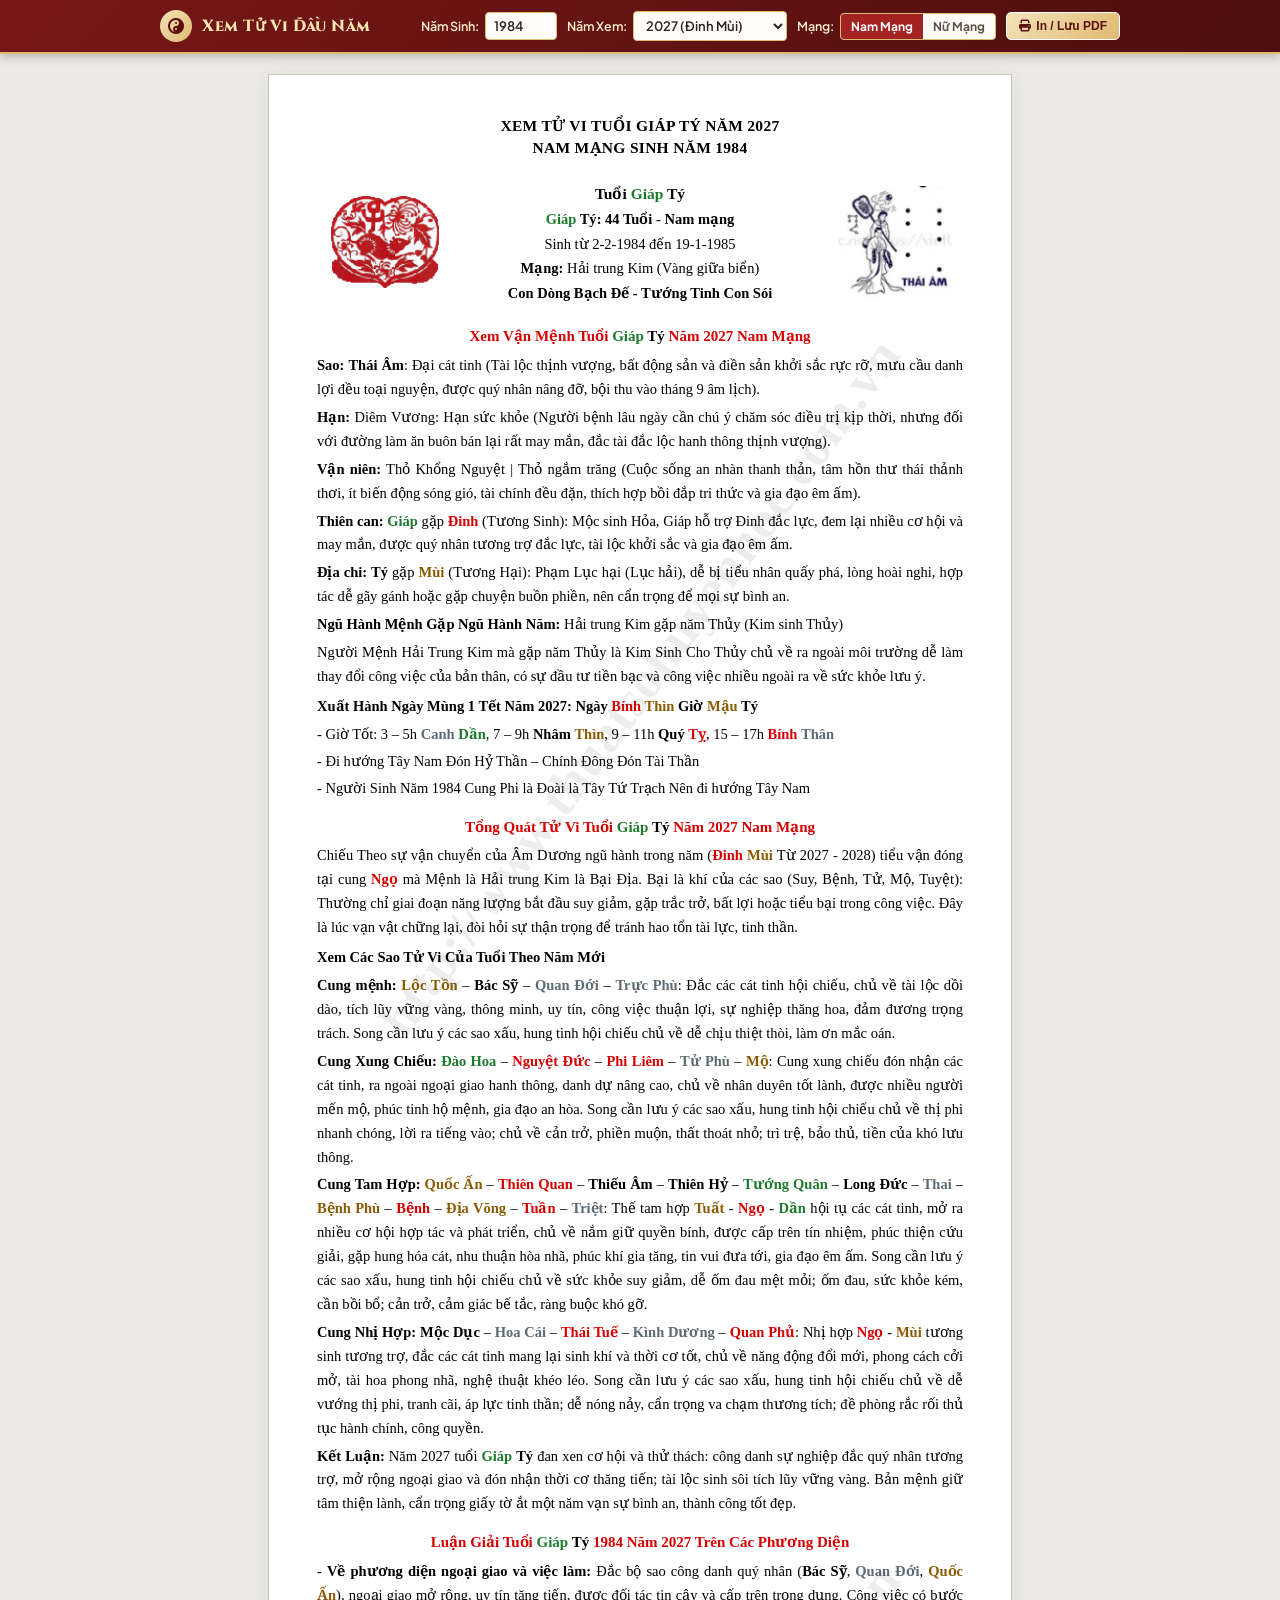
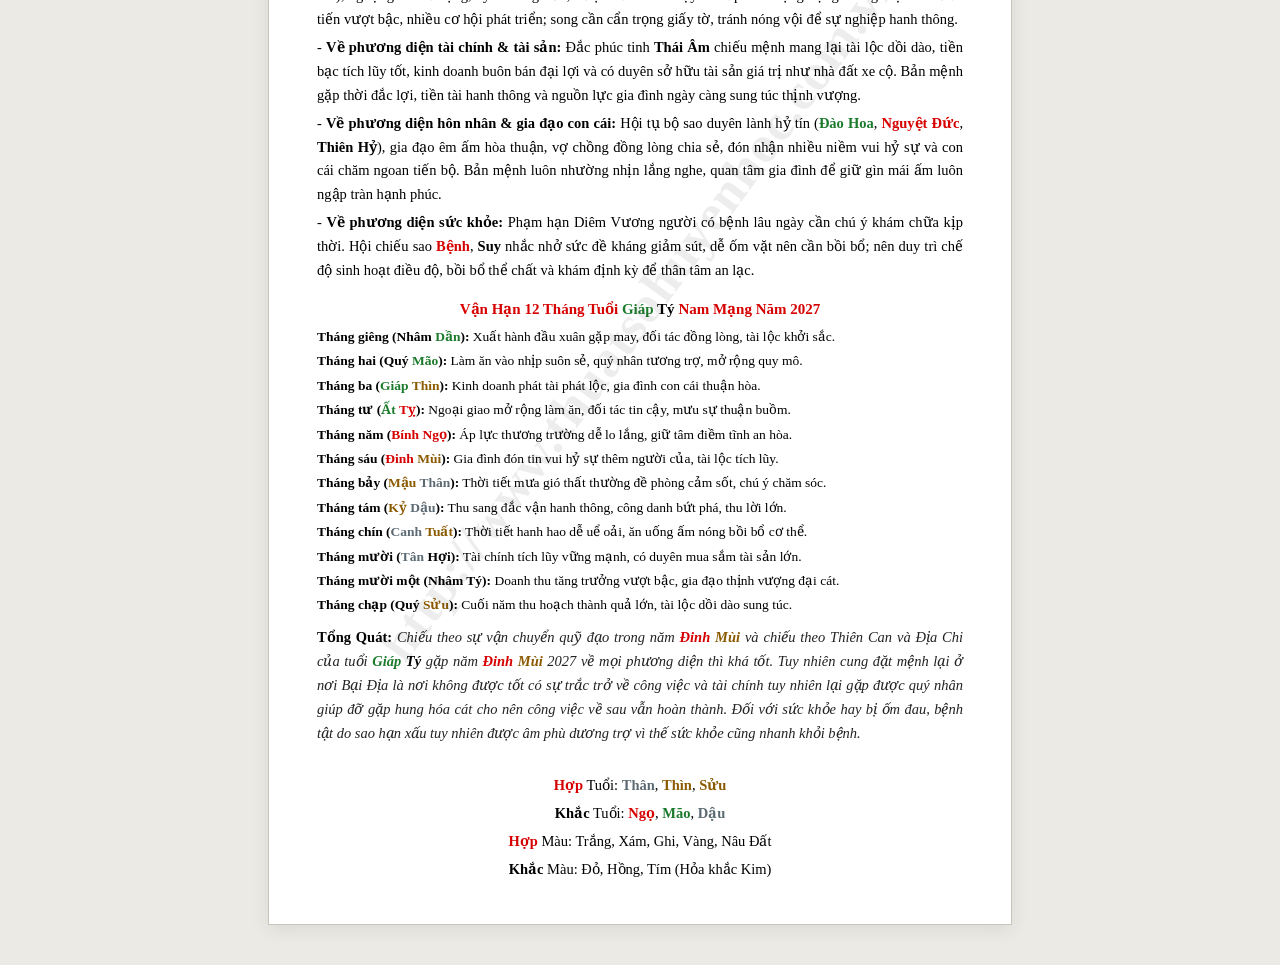
<file: XEM TỬ VI & XÔNG ĐẤT ĐẦU NĂM/Tử Vi Theo Năm/index.html>
﻿<!DOCTYPE html>
<html lang="vi">
<head>
  <!-- Google tag (gtag.js) -->
  <script async src="https://www.googletagmanager.com/gtag/js?id=G-EKKXRN1DLL"></script>
  <script>
    window.dataLayer = window.dataLayer || [];
    function gtag(){dataLayer.push(arguments);}
    gtag('js', new Date());

    gtag('config', 'G-EKKXRN1DLL');
  </script>
  <meta charset="UTF-8">
  <meta name="viewport" content="width=device-width, initial-scale=1.0">
  <title>Xem Tử Vi Đầu Năm</title>
  <link rel="preconnect" href="https://fonts.googleapis.com">
  <link rel="preconnect" href="https://fonts.gstatic.com" crossorigin>
  <link href="https://fonts.googleapis.com/css2?family=Cinzel:wght@600;700;800&family=Noto+Serif:ital,wght@0,400;0,600;0,700;1,400&family=Plus+Jakarta+Sans:wght@400;500;600;700&display=swap" rel="stylesheet">
  <link rel="stylesheet" href="https://cdnjs.cloudflare.com/ajax/libs/font-awesome/6.5.1/css/all.min.css">

  <style>
    * {
      box-sizing: border-box;
      margin: 0;
      padding: 0;
    }

    html, body {
      -webkit-text-size-adjust: 100% !important;
      text-size-adjust: 100% !important;
    }

    body {
      background-color: #ECEAE4;
      color: #000000;
      font-family: 'Times New Roman', Times, 'Noto Serif', serif;
      font-size: 14.5px;
      line-height: 1.65;
    }

    /* Ngũ Hành Màu Chữ Chuẩn Phong Thủy (Thiên Can, Địa Chi, Sao Cửu Diệu, Sao Tử Vi) */
    .nh-thuy {
      color: #000000 !important;
      font-weight: 700 !important;
    }
    .nh-hoa {
      color: #D60000 !important;
      font-weight: 700 !important;
    }
    .nh-moc {
      color: #1B7A2B !important;
      font-weight: 700 !important;
    }
    .nh-tho {
      color: #8B5A00 !important;
      font-weight: 700 !important;
    }
    .nh-kim {
      color: #5C6B73 !important;
      font-weight: 700 !important;
    }

    /* Top Control Bar */
    .tv-control-bar {
      background: linear-gradient(135deg, #7A1717 0%, #4D0E0E 100%);
      border-bottom: 2px solid #DFBA73;
      padding: 10px 20px;
      color: #fff;
      position: sticky;
      top: 0;
      z-index: 1000;
      box-shadow: 0 2px 10px rgba(0,0,0,0.25);
      font-family: 'Plus Jakarta Sans', sans-serif;
    }

    .tv-control-container {
      max-width: 960px;
      margin: 0 auto;
      display: flex;
      flex-wrap: wrap;
      align-items: center;
      justify-content: space-between;
      gap: 12px;
    }

    .tv-control-brand {
      display: flex;
      align-items: center;
      gap: 10px;
    }

    .tv-control-logo {
      width: 32px;
      height: 32px;
      background: linear-gradient(135deg, #F3E2B8 0%, #DFBA73 100%);
      border-radius: 50%;
      display: flex;
      align-items: center;
      justify-content: center;
      color: #5C1010;
      font-size: 16px;
    }

    .tv-control-title {
      font-family: 'Cinzel', serif;
      font-size: 16px;
      font-weight: 800;
      color: #FFE6B0;
      letter-spacing: 0.5px;
    }

    .tv-control-inputs {
      display: flex;
      flex-wrap: wrap;
      align-items: center;
      gap: 10px;
    }

    .tv-ctrl-group {
      display: flex;
      align-items: center;
      gap: 6px;
      font-size: 12.5px;
      font-weight: 600;
      color: #FFEFC9;
    }

    .tv-ctrl-input, .tv-ctrl-select {
      background: #FFFDF9;
      border: 1px solid #DFBA73;
      padding: 5px 8px;
      border-radius: 4px;
      font-size: 13px;
      font-weight: 600;
      color: #2C241E;
      outline: none;
      font-family: 'Plus Jakarta Sans', sans-serif;
    }

    .tv-gender-btn-group {
      display: flex;
      border: 1px solid #DFBA73;
      border-radius: 4px;
      overflow: hidden;
      background: #FFFDF9;
    }

    .tv-gender-btn {
      padding: 5px 10px;
      border: none;
      background: transparent;
      cursor: pointer;
      font-weight: 700;
      font-size: 12px;
      color: #5C5248;
      transition: all 0.15s;
      font-family: 'Plus Jakarta Sans', sans-serif;
    }

    .tv-gender-btn.active {
      background: #A32222;
      color: #fff;
    }

    .btn-ctrl-action {
      background: linear-gradient(135deg, #F3E2B8 0%, #DFBA73 100%);
      color: #5C1010;
      border: 1px solid #fff;
      padding: 6px 12px;
      border-radius: 5px;
      font-size: 12px;
      font-weight: 700;
      cursor: pointer;
      display: inline-flex;
      align-items: center;
      gap: 5px;
      text-decoration: none;
      transition: all 0.2s;
    }

    .btn-ctrl-action:hover {
      background: #FFE6B0;
      transform: translateY(-1px);
    }

    /* 12 Zodiac Pills */
    .tv-zodiac-pills {
      max-width: 960px;
      margin: 10px auto 0 auto;
      display: flex;
      flex-wrap: wrap;
      gap: 6px;
      justify-content: center;
    }

    .tv-zodiac-pill {
      background: #FFFDF9;
      border: 1px solid #D1C5AD;
      padding: 3px 9px;
      border-radius: 14px;
      font-size: 11.5px;
      font-weight: 600;
      cursor: pointer;
      color: #333;
      font-family: 'Plus Jakarta Sans', sans-serif;
      transition: all 0.15s;
    }

    .tv-zodiac-pill:hover, .tv-zodiac-pill.active {
      background: #8B1E1E;
      color: #FFF2D1;
      border-color: #8B1E1E;
    }

    /* Document Sheet (Exact match to User Screenshot) */
    .doc-page-wrapper {
      max-width: 760px;
      margin: 20px auto 40px auto;
      padding: 0 8px;
      display: flex;
      flex-direction: column;
      align-items: center;
      box-sizing: border-box;
      overflow: visible;
      width: 100%;
    }

    .doc-sheet,
    .doc-sheet * {
      font-family: 'Times New Roman', Times, 'Noto Serif', serif !important;
    }

    .doc-sheet {
      background: #FFFFFF;
      border: 1px solid #C8C5BD;
      box-shadow: 0 4px 18px rgba(0, 0, 0, 0.08);
      padding: 40px 48px;
      min-height: 980px;
      width: 760px;
      max-width: 100%;
      position: relative;
      overflow: hidden;
      transform-origin: top center;
      font-size: 14.5px;
      line-height: 1.65;
    }

    /* Document Title */
    .doc-main-title {
      text-align: center;
      font-size: 15.5px;
      font-weight: bold;
      text-transform: uppercase;
      letter-spacing: 0.3px;
      margin-bottom: 24px;
      color: #000;
      line-height: 1.4;
    }

    /* Three Column Header Block */
    .doc-header-three-col {
      display: flex;
      align-items: center;
      justify-content: space-between;
      margin-bottom: 22px;
      padding: 0 8px;
    }

    .doc-col-left {
      width: 120px;
      display: flex;
      justify-content: center;
      align-items: center;
    }

    .doc-zodiac-seal {
      width: 110px;
      height: 110px;
      object-fit: contain;
      display: block;
    }

    .doc-col-center {
      flex: 1;
      text-align: center;
      line-height: 1.55;
      font-size: 14.5px !important;
      padding: 0 10px;
    }

    .doc-col-center .center-title {
      font-weight: bold;
      font-size: 15.5px !important;
      margin-bottom: 2px;
    }

    .doc-col-center .center-age {
      font-weight: bold;
      margin-bottom: 2px;
      font-size: 14.5px !important;
    }

    .doc-col-center .center-dates {
      margin-bottom: 2px;
      font-size: 14.5px !important;
    }

    .doc-col-center .center-napam {
      margin-bottom: 2px;
      font-size: 14.5px !important;
    }

    .doc-col-center .center-condong {
      font-weight: bold;
      margin-top: 2px;
      color: #000;
      font-size: 14.5px !important;
    }

    .doc-col-right {
      width: 120px;
      display: flex;
      justify-content: center;
      align-items: center;
    }

    .doc-star-img {
      width: 115px;
      height: 115px;
      object-fit: contain;
      display: block;
    }

    /* Red Section Titles (Chuẩn Căn giữa Ảnh 3) */
    .doc-sec-title-red {
      color: #D60000;
      font-weight: bold;
      font-size: 15px;
      margin-top: 16px;
      margin-bottom: 6px;
      line-height: 1.45;
      text-align: center;
    }

    /* Content Lines: Đồng bộ chuẩn 14.5px theo Ảnh 2 cho toàn bộ các dòng */
    .doc-line {
      margin-bottom: 4px;
      line-height: 1.65 !important;
      font-size: 14.5px !important;
      text-align: justify;
      font-family: 'Times New Roman', Times, 'Noto Serif', serif !important;
    }

    .doc-line strong {
      font-weight: bold;
      color: #000;
      font-size: 14.5px !important;
      font-family: 'Times New Roman', Times, 'Noto Serif', serif !important;
    }

    .doc-line span {
      font-size: 14.5px !important;
      font-family: 'Times New Roman', Times, 'Noto Serif', serif !important;
    }

    /* 12 Tháng Vận Hạn: Mặc định mỗi tháng đúng 1 dòng trên cả Desktop, Mobile và In ấn */
    #outSec4Title ~ .doc-line:not(#outKetLuanLine),
    #outSec4Title ~ .doc-line:not(#outKetLuanLine) strong,
    #outSec4Title ~ .doc-line:not(#outKetLuanLine) span {
      white-space: nowrap !important;
      overflow: hidden !important;
      text-overflow: ellipsis !important;
      font-size: 13.5px !important;
      line-height: 1.55 !important;
      margin-bottom: 3.5px !important;
    }

    /* Đoạn Tổng Quát: Hiển thị đầy đủ trọn vẹn nội dung, tự động xuống dòng */
    #outKetLuanLine {
      white-space: normal !important;
      overflow: visible !important;
      text-overflow: clip !important;
      display: block !important;
      text-align: justify !important;
      margin-top: 10px !important;
      margin-bottom: 12px !important;
    }
    #outKetLuanLine strong,
    #outKetLuanLine span,
    #outKetLuanCuoi {
      white-space: normal !important;
      overflow: visible !important;
      text-overflow: clip !important;
      display: inline !important;
    }

    .xuathan-pc-view {
      display: block;
    }

    .xuathan-mobile-view {
      display: none;
    }

    .mobile-break {
      display: none;
    }

    .pc-space {
      display: inline;
    }

    .xuathan-title-line1,
    .xuathan-title-space,
    .xuathan-title-line2,
    .trach-p1,
    .trach-p2,
    .sec3-title-p1,
    .sec3-title-space,
    .sec3-title-p2 {
      display: inline;
    }

    .doc-line-indent {
      padding-left: 18px;
      text-indent: -18px;
      line-height: 1.65 !important;
      margin-bottom: 3px;
      font-size: 14.5px !important;
      text-align: justify;
      font-family: 'Times New Roman', Times, 'Noto Serif', serif !important;
    }

    .doc-line-indent * {
      font-size: 14.5px !important;
      font-family: 'Times New Roman', Times, 'Noto Serif', serif !important;
    }

    /* Page Break Line (Divider between tháng 7 and tháng 8 as in screenshot) */
    .doc-page-divider {
      border-top: 1px solid #D5D2CA;
      margin: 24px 0 20px 0;
      position: relative;
    }

    /* Bottom Centered Hợp/Khắc */
    .doc-bottom-centered {
      text-align: center;
      margin-top: 26px;
      line-height: 1.8 !important;
      font-size: 14.5px !important;
      font-family: 'Times New Roman', Times, 'Noto Serif', serif !important;
    }
    .doc-bottom-centered > div {
      white-space: nowrap !important;
      margin-bottom: 2px !important;
    }
    .doc-bottom-centered * {
      font-size: 14.5px !important;
      font-family: 'Times New Roman', Times, 'Noto Serif', serif !important;
    }

    /* Giao diện Khi Thu Nhỏ Cửa Sổ: Giữ nguyên 100% bố cục chuẩn đẹp như PC */
    @media screen and (max-width: 768px) {
      .xuathan-pc-view {
        display: block !important;
      }
      .xuathan-mobile-view {
        display: none !important;
      }
      .mobile-break {
        display: none !important;
      }
      .pc-space {
        display: inline !important;
      }
      .doc-xuathan-title-line,
      #outXuatHanhTitlePC,
      .doc-xuathan-title,
      #outXuatHanhTitle {
        text-align: center !important;
        font-weight: bold !important;
        margin-top: 8px !important;
        margin-bottom: 6px !important;
        white-space: normal !important;
      }
      .xuathan-title-line1 {
        display: block !important;
        text-align: center !important;
        width: 100% !important;
        margin-bottom: 3px !important;
      }
      .xuathan-title-space {
        display: none !important;
      }
      .xuathan-title-line2 {
        display: block !important;
        text-align: center !important;
        width: 100% !important;
      }
      .trach-p1 {
        display: inline !important;
      }
      .trach-p2 {
        display: inline !important;
      }
      .trach-p2::before {
        content: "" !important;
      }
      #outSec3Title,
      .doc-sec-title-red {
        white-space: normal !important;
        text-align: center !important;
      }
      .sec3-title-p1 {
        display: block !important;
        text-align: center !important;
        width: 100% !important;
        margin-bottom: 2px !important;
      }
      .sec3-title-space {
        display: none !important;
      }
      .sec3-title-p2 {
        display: block !important;
        text-align: center !important;
        width: 100% !important;
      }
      body {
        font-size: 14.5px !important;
      }
      .doc-page-wrapper {
        max-width: 100% !important;
        margin: 10px auto 30px auto !important;
        padding: 0 6px !important;
      }
      .doc-sheet {
        padding: 20px 14px !important;
        min-height: auto !important;
      }
      .doc-main-title {
        font-size: 15.5px !important;
        margin-bottom: 14px !important;
        line-height: 1.35 !important;
      }
      .doc-header-three-col {
        gap: 2px !important;
        margin: 0 auto 12px auto !important;
        width: 100% !important;
        max-width: 100% !important;
        padding: 0 2px !important;
        display: flex !important;
        align-items: center !important;
        justify-content: space-between !important;
      }
      .doc-col-left {
        width: 44px !important;
        min-width: 44px !important;
        max-width: 44px !important;
        flex-shrink: 0 !important;
        display: flex !important;
        justify-content: center !important;
        align-items: center !important;
      }
      .doc-zodiac-seal {
        width: 42px !important;
        height: 42px !important;
        object-fit: contain !important;
      }
      .doc-col-right {
        width: 44px !important;
        min-width: 44px !important;
        max-width: 44px !important;
        flex-shrink: 0 !important;
        display: flex !important;
        justify-content: center !important;
        align-items: center !important;
      }
      .doc-star-img {
        width: 42px !important;
        height: 42px !important;
        object-fit: contain !important;
      }
      .doc-col-center {
        flex: 1 !important;
        max-width: 100% !important;
        margin: 0 auto !important;
        padding: 0 2px !important;
        line-height: 1.45 !important;
        box-sizing: border-box !important;
      }
      .doc-col-center .center-title {
        font-size: 14.5px !important;
        font-weight: bold !important;
        margin-bottom: 2px !important;
        line-height: 1.35 !important;
        white-space: nowrap !important;
      }
      .doc-col-center .center-age {
        font-size: 14.5px !important;
        font-weight: bold !important;
        margin-bottom: 2px !important;
        line-height: 1.4 !important;
        white-space: nowrap !important;
      }
      .doc-col-center .center-dates,
      .doc-col-center .center-napam,
      .doc-col-center .center-condong {
        font-size: 14.5px !important;
        line-height: 1.4 !important;
        margin-bottom: 2px !important;
        white-space: nowrap !important;
        word-break: keep-all !important;
      }
      .doc-sec-title-red {
        font-size: 14.5px !important;
        margin-top: 14px !important;
        margin-bottom: 6px !important;
        text-align: center !important;
        white-space: nowrap !important;
        line-height: 1.45 !important;
      }
      /* Bố trí 12 Tháng trên Mobile: Nội dung nối tiếp ngay sau Tháng trên 1 dòng duy nhất */
      #outSec4Title ~ .doc-line:not(#outKetLuanLine),
      .doc-month-line {
        display: block !important;
        white-space: nowrap !important;
        overflow: hidden !important;
        text-overflow: ellipsis !important;
        font-size: 13.5px !important;
        line-height: 1.55 !important;
        margin-bottom: 3.5px !important;
        text-align: left !important;
      }
      #outSec4Title ~ .doc-line:not(#outKetLuanLine) strong,
      .doc-month-line strong,
      #outSec4Title ~ .doc-line:not(#outKetLuanLine) strong span,
      .doc-month-line strong span,
      #outSec4Title ~ .doc-line:not(#outKetLuanLine) > span,
      .doc-month-line > span {
        display: inline !important;
        white-space: nowrap !important;
      }
      .doc-line,
      .doc-line strong,
      .doc-line span,
      .doc-line-indent,
      .doc-line-indent *,
      .doc-bottom-centered,
      .doc-bottom-centered * {
        font-size: 14.5px !important;
        line-height: 1.65 !important;
        font-family: 'Times New Roman', Times, 'Noto Serif', serif !important;
      }
      #outKetLuanLine {
        display: block !important;
        white-space: normal !important;
        overflow: visible !important;
        text-overflow: clip !important;
        text-align: justify !important;
        font-size: 14.5px !important;
        line-height: 1.65 !important;
        margin-top: 10px !important;
        margin-bottom: 12px !important;
      }
      #outKetLuanLine strong,
      #outKetLuanLine span,
      #outKetLuanCuoi {
        display: inline !important;
        white-space: normal !important;
        overflow: visible !important;
        text-overflow: clip !important;
        font-size: 14.5px !important;
        line-height: 1.65 !important;
      }
      .doc-bottom-centered {
        margin-top: 20px !important;
        line-height: 1.8 !important;
      }
      .tv-control-bar {
        padding: 8px 10px !important;
      }
      .tv-control-container {
        flex-direction: column !important;
        align-items: stretch !important;
        gap: 8px !important;
      }
      .tv-control-brand {
        justify-content: center !important;
      }
      .tv-control-inputs {
        justify-content: center !important;
        gap: 6px !important;
      }
      .tv-ctrl-group {
        font-size: 11.5px !important;
      }
      .tv-ctrl-input, .tv-ctrl-select {
        font-size: 12px !important;
        padding: 4px 6px !important;
      }
      .btn-ctrl-action {
        font-size: 11.5px !important;
        padding: 5px 10px !important;
      }
      .tv-zodiac-pills {
        gap: 4px !important;
        padding: 0 4px !important;
      }
      .tv-zodiac-pill {
        font-size: 10.5px !important;
        padding: 2px 7px !important;
      }
    }

    .text-red-bold {
      color: #D60000;
      font-weight: bold;
    }

    /* Screen Watermark (Logo chìm chữ http://www.thuatsohuyenhoc.com.vn quay từ góc dưới bên trái lên góc bên phải trên) */
    .screen-watermark {
      position: absolute;
      left: 50%;
      transform: translate(-50%, -50%) rotate(-54deg);
      transform-origin: center center;
      font-size: 52px;
      font-weight: 700;
      color: rgba(0, 0, 0, 0.07);
      white-space: nowrap;
      pointer-events: none;
      user-select: none;
      z-index: 1;
      font-family: 'Times New Roman', serif;
      letter-spacing: 1px;
    }

    .screen-watermark-1 {
      top: 25%;
    }

    .screen-watermark-2 {
      top: 75%;
    }

    .print-watermark {
      display: none;
    }

    /* Print View - Dàn vừa đủ 2 trang, chạm tới chân trang 2, logo chìm gấp 3 lần cả trang 1 và 2 */
    @page {
      size: A4 portrait;
      margin: 6mm 10mm;
    }

    @media print {
      .tv-control-bar, .tv-zodiac-pills {
        display: none !important;
      }
      body {
        background: #fff !important;
        color: #000 !important;
        font-family: 'Times New Roman', Times, 'Noto Serif', serif !important;
        font-size: 13px !important;
        line-height: 1.45 !important;
        -webkit-print-color-adjust: exact !important;
        print-color-adjust: exact !important;
      }
      .doc-page-wrapper {
        max-width: 100% !important;
        margin: 0 !important;
        padding: 0 !important;
      }
      .doc-sheet {
        border: none !important;
        box-shadow: none !important;
        padding: 0 !important;
        min-height: auto !important;
        background: transparent !important;
        overflow: visible !important;
      }

      .mobile-break {
        display: none !important;
      }
      .pc-space {
        display: inline !important;
      }

      /* Trang 1: Tiêu đề + 3 Cột + Mục 1 (Xem Vận Mệnh) + Mục 2 (Tổng Quát Tử Vi & An Sao) */
      .doc-main-title {
        font-size: 14.5px !important;
        margin-bottom: 6px !important;
        line-height: 1.3 !important;
      }
      .doc-header-three-col {
        margin-bottom: 8px !important;
        padding: 0 4px !important;
      }
      .doc-col-left, .doc-col-right {
        width: 86px !important;
      }
      .doc-zodiac-seal {
        width: 80px !important;
        height: 80px !important;
      }
      .doc-star-img {
        width: 82px !important;
        height: 82px !important;
      }
      .doc-col-center {
        font-size: 12.5px !important;
        line-height: 1.38 !important;
        padding: 0 6px !important;
      }
      .doc-sec-title-red {
        font-size: 13.5px !important;
        margin-top: 6px !important;
        margin-bottom: 2px !important;
        line-height: 1.3 !important;
      }
      .doc-line {
        font-size: 12.8px !important;
        line-height: 1.4 !important;
        margin-bottom: 2px !important;
      }
      .doc-line-indent {
        font-size: 12.8px !important;
        line-height: 1.38 !important;
        margin-bottom: 1.5px !important;
        padding-left: 12px !important;
      }

      /* Bắt buộc ngắt trang chính xác sang Trang 2 tại Mục 3: Luận Giải Trên Các Phương Diện */
      #outSec3Title {
        page-break-before: always !important;
        break-before: page !important;
        margin-top: 0 !important;
        padding-top: 0 !important;
        margin-bottom: 8px !important;
        font-size: 14px !important;
      }

      /* 4 Phương diện trên Trang 2: Ngoại giao, Tài chính, Tình cảm, Sức khỏe */
      #outSec3Line1, #outSec3Line2, #outSec3Line3, #outSec3Line4 {
        margin-bottom: 6px !important;
        line-height: 1.55 !important;
        font-size: 13px !important;
      }

      /* Tiêu đề Vận Hạn 12 Tháng trên Trang 2 */
      #outSec4Title {
        margin-top: 14px !important;
        margin-bottom: 6px !important;
        font-size: 14px !important;
      }

      /* 12 Tháng trên Trang 2: Dàn đều đẹp, mỗi tháng 1 dòng */
      #outSec4Title ~ .doc-line:not(#outKetLuanLine),
      #outSec4Title ~ .doc-line:not(#outKetLuanLine) strong,
      #outSec4Title ~ .doc-line:not(#outKetLuanLine) span {
        white-space: nowrap !important;
        overflow: hidden !important;
        text-overflow: ellipsis !important;
        margin-bottom: 3px !important;
        line-height: 1.48 !important;
        font-size: 12.8px !important;
      }

      /* Đoạn Tổng Quát cuối Trang 2: Trọn vẹn nội dung */
      #outKetLuanLine {
        white-space: normal !important;
        overflow: visible !important;
        text-overflow: clip !important;
        display: block !important;
        text-align: justify !important;
        margin-top: 10px !important;
        margin-bottom: 12px !important;
        line-height: 1.58 !important;
        font-size: 13px !important;
      }
      #outKetLuanLine strong,
      #outKetLuanLine span,
      #outKetLuanCuoi {
        white-space: normal !important;
        overflow: visible !important;
        text-overflow: clip !important;
        display: inline !important;
      }

      /* Khối Hợp/Khắc ở cuối Trang 2 chạm tới gần chân trang giống như Trang 1 */
      .doc-bottom-centered {
        margin-top: 22px !important;
        line-height: 1.8 !important;
        font-size: 13.5px !important;
      }

      /* Logo chìm chữ trải theo đường chéo từ góc dưới bên trái lên góc bên phải trên, hiển thị đầy đủ không bị thiếu chữ */
      .print-watermark {
        display: block !important;
        position: fixed !important;
        top: 50% !important;
        left: 50% !important;
        transform: translate(-50%, -50%) rotate(-55deg) !important;
        transform-origin: center center !important;
        font-size: 56px !important;
        font-weight: 700 !important;
        color: rgba(0, 0, 0, 0.08) !important;
        white-space: nowrap !important;
        pointer-events: none !important;
        user-select: none !important;
        z-index: -10 !important;
        font-family: 'Times New Roman', serif !important;
        letter-spacing: 1px !important;
        -webkit-print-color-adjust: exact !important;
        print-color-adjust: exact !important;
      }

      .screen-watermark {
        display: none !important;
      }

      .nh-thuy { color: #000000 !important; font-weight: 700 !important; }
      .nh-hoa  { color: #D60000 !important; font-weight: 700 !important; }
      .nh-moc  { color: #1B7A2B !important; font-weight: 700 !important; }
      .nh-tho  { color: #8B5A00 !important; font-weight: 700 !important; }
      .nh-kim  { color: #5C6B73 !important; font-weight: 700 !important; }
    }
  </style>
</head>
<body>

  <!-- Top Control Panel for User Interaction -->
  <div class="tv-control-bar">
    <div class="tv-control-container">
      <div class="tv-control-brand">
        <div class="tv-control-logo"><i class="fa-solid fa-yin-yang"></i></div>
        <div class="tv-control-title">Xem Tử Vi Đầu Năm</div>
      </div>

      <div class="tv-control-inputs">
        <!-- Năm Sinh -->
        <div class="tv-ctrl-group">
          <label for="ctrlNamSinh">Năm Sinh:</label>
          <input type="number" id="ctrlNamSinh" class="tv-ctrl-input" value="1984" min="1930" max="2025" style="width: 72px;" oninput="updateTuVi()">
        </div>

        <!-- Năm Xem -->
        <div class="tv-ctrl-group">
          <label for="ctrlNamXem">Năm Xem:</label>
          <select id="ctrlNamXem" class="tv-ctrl-select" onchange="updateTuVi()">
            <option value="2020">2020 (Canh Tý)</option>
            <option value="2021">2021 (Tân Sửu)</option>
            <option value="2022">2022 (Nhâm Dần)</option>
            <option value="2023">2023 (Quý Mão)</option>
            <option value="2024">2024 (Giáp Thìn)</option>
            <option value="2025">2025 (Ất Tỵ)</option>
            <option value="2026">2026 (Bính Ngọ)</option>
            <option value="2027" selected>2027 (Đinh Mùi)</option>
            <option value="2028">2028 (Mậu Thân)</option>
            <option value="2029">2029 (Kỷ Dậu)</option>
            <option value="2030">2030 (Canh Tuất)</option>
            <option value="2031">2031 (Tân Hợi)</option>
            <option value="2032">2032 (Nhâm Tý)</option>
            <option value="2033">2033 (Quý Sửu)</option>
            <option value="2034">2034 (Giáp Dần)</option>
            <option value="2035">2035 (Ất Mão)</option>
            <option value="2036">2036 (Bính Thìn)</option>
            <option value="2037">2037 (Đinh Tỵ)</option>
            <option value="2038">2038 (Mậu Ngọ)</option>
            <option value="2039">2039 (Kỷ Mùi)</option>
            <option value="2040">2040 (Canh Thân)</option>
            <option value="2041">2041 (Tân Dậu)</option>
            <option value="2042">2042 (Nhâm Tuất)</option>
            <option value="2043">2043 (Quý Hợi)</option>
            <option value="2044">2044 (Giáp Tý)</option>
            <option value="2045">2045 (Ất Sửu)</option>
            <option value="2046">2046 (Bính Dần)</option>
            <option value="2047">2047 (Đinh Mão)</option>
            <option value="2048">2048 (Mậu Thìn)</option>
            <option value="2049">2049 (Kỷ Tỵ)</option>
            <option value="2050">2050 (Canh Ngọ)</option>
            <option value="2051">2051 (Tân Mùi)</option>
            <option value="2052">2052 (Nhâm Thân)</option>
            <option value="2053">2053 (Quý Dậu)</option>
            <option value="2054">2054 (Giáp Tuất)</option>
            <option value="2055">2055 (Ất Hợi)</option>
            <option value="2056">2056 (Bính Tý)</option>
            <option value="2057">2057 (Đinh Sửu)</option>
            <option value="2058">2058 (Mậu Dần)</option>
            <option value="2059">2059 (Kỷ Mão)</option>
            <option value="2060">2060 (Canh Thìn)</option>
            <option value="2061">2061 (Tân Tỵ)</option>
            <option value="2062">2062 (Nhâm Ngọ)</option>
            <option value="2063">2063 (Quý Mùi)</option>
            <option value="2064">2064 (Giáp Thân)</option>
            <option value="2065">2065 (Ất Dậu)</option>
            <option value="2066">2066 (Bính Tuất)</option>
            <option value="2067">2067 (Đinh Hợi)</option>
            <option value="2068">2068 (Mậu Tý)</option>
            <option value="2069">2069 (Kỷ Sửu)</option>
            <option value="2070">2070 (Canh Dần)</option>
            <option value="2071">2071 (Tân Mão)</option>
            <option value="2072">2072 (Nhâm Thìn)</option>
            <option value="2073">2073 (Quý Tỵ)</option>
            <option value="2074">2074 (Giáp Ngọ)</option>
            <option value="2075">2075 (Ất Mùi)</option>
            <option value="2076">2076 (Bính Thân)</option>
            <option value="2077">2077 (Đinh Dậu)</option>
            <option value="2078">2078 (Mậu Tuất)</option>
            <option value="2079">2079 (Kỷ Hợi)</option>
            <option value="2080">2080 (Canh Tý)</option>
            <option value="2081">2081 (Tân Sửu)</option>
            <option value="2082">2082 (Nhâm Dần)</option>
            <option value="2083">2083 (Quý Mão)</option>
            <option value="2084">2084 (Giáp Thìn)</option>
            <option value="2085">2085 (Ất Tỵ)</option>
            <option value="2086">2086 (Bính Ngọ)</option>
            <option value="2087">2087 (Đinh Mùi)</option>
            <option value="2088">2088 (Mậu Thân)</option>
            <option value="2089">2089 (Kỷ Dậu)</option>
            <option value="2090">2090 (Canh Tuất)</option>
            <option value="2091">2091 (Tân Hợi)</option>
            <option value="2092">2092 (Nhâm Tý)</option>
            <option value="2093">2093 (Quý Sửu)</option>
            <option value="2094">2094 (Giáp Dần)</option>
            <option value="2095">2095 (Ất Mão)</option>
            <option value="2096">2096 (Bính Thìn)</option>
            <option value="2097">2097 (Đinh Tỵ)</option>
            <option value="2098">2098 (Mậu Ngọ)</option>
            <option value="2099">2099 (Kỷ Mùi)</option>
            <option value="2100">2100 (Canh Thân)</option>
          </select>
        </div>

        <!-- Giới Tính -->
        <div class="tv-ctrl-group">
          <label>Mạng:</label>
          <div class="tv-gender-btn-group">
            <button type="button" class="tv-gender-btn active" id="btnNam" onclick="setGender('Nam')">Nam Mạng</button>
            <button type="button" class="tv-gender-btn" id="btnNu" onclick="setGender('Nu')">Nữ Mạng</button>
          </div>
        </div>

        <button type="button" class="btn-ctrl-action" onclick="window.print()">
          <i class="fa-solid fa-print"></i> In / Lưu PDF
        </button>
      </div>
    </div>
  </div>

  <!-- Document Sheet Page: EXACT LAYOUT MATCHING USER SCREENSHOT -->
  <div class="doc-page-wrapper">
    <div class="doc-sheet" id="printSheet">

      <!-- Logo chìm chữ ở cả trang 1 và trang 2 -->
      <div class="screen-watermark screen-watermark-1">http://www.thuatsohuyenhoc.com.vn</div>
      <div class="screen-watermark screen-watermark-2">http://www.thuatsohuyenhoc.com.vn</div>
      <div class="print-watermark">http://www.thuatsohuyenhoc.com.vn</div>

      <!-- Title: Centered uppercase (Chuẩn 2 dòng Ảnh 2) -->
      <h2 class="doc-main-title" id="outMainTitle">
        <span>XEM TỬ VI TUỔI GIÁP TÝ NĂM 2027</span><br><span>NAM MẠNG SINH NĂM 1984</span>
      </h2>

      <!-- 3-Column Header: Left Zodiac Seal, Center Age/Mệnh, Right Star Diagram -->
      <div class="doc-header-three-col">
        <div class="doc-col-left">
          <img id="outZodiacImg" src="images/image11.gif" alt="Zodiac Seal" class="doc-zodiac-seal">
        </div>

        <div class="doc-col-center">
          <div class="center-title" id="outTuoiTitle">Tuổi <span class="nh-moc">Giáp</span> <span class="nh-thuy">Tý</span></div>
          <div class="center-age" id="outTuoiAge"><span class="nh-moc">Giáp</span> <span class="nh-thuy">Tý</span>: 44 Tuổi - Nam mạng</div>
          <div class="center-dates" id="outTuoiDates">Sinh từ 2-2-1984 đến 19-1-1985</div>
          <div class="center-napam" id="outTuoiNapAm"><strong>Mạng:</strong> Hải trung Kim (Vàng giữa biển)</div>
          <div class="center-condong" id="outTuoiConDong">Con Dòng Bạch Đế - Tướng Tinh Con Sói</div>
        </div>

        <div class="doc-col-right">
          <img id="outStarImg" src="images/image3.png" alt="Sao Chiếu Mệnh" class="doc-star-img">
        </div>
      </div>

      <!-- Section 1: Xem Vận Mệnh (Giữ nguyên 1 dòng duy nhất) -->
      <div class="doc-sec-title-red" id="outSec1Title" style="text-align: center; white-space: nowrap;">
        Xem Vận Mệnh Tuổi <span class="nh-moc">Giáp</span> <span class="nh-thuy">Tý</span> Năm 2027 Nam Mạng
      </div>

      <div class="doc-line">
        <strong>Sao:</strong> <span id="outSaoText"><span class="nh-thuy">Thái Âm</span>: Đại cát tinh (Tài lộc thịnh vượng, bất động sản và điền sản khởi sắc rực rỡ, mưu cầu danh lợi đều toại nguyện, được quý nhân nâng đỡ, bội thu vào tháng 9 âm lịch).</span>
      </div>
      <div class="doc-line">
        <strong>Hạn:</strong> <span id="outHanText">Diêm Vương: Hạn sức khỏe (Người bệnh lâu ngày cần chú ý chăm sóc điều trị kịp thời, nhưng đối với đường làm ăn buôn bán lại rất may mắn, đắc tài đắc lộc hanh thông thịnh vượng).</span>
      </div>
      <div class="doc-line">
        <strong>Vận niên:</strong> <span id="outVanNienText">Long Đắc Vũ | Rồng gặp mưa (Cơ hội lớn thỏa chí vẫy vùng, công danh sự nghiệp phát triển rực rỡ, làm ăn buôn bán đại thắng, mưu sự lớn đều hanh thông thuận lợi như ý).</span>
      </div>
      <div class="doc-line">
        <strong>Thiên can:</strong> <span id="outCanText"><span class="nh-moc">Giáp</span> gặp <span class="nh-hoa">Đinh</span> (Tương Sinh): Mộc sinh Hỏa, Giáp hỗ trợ Đinh đắc lực, đem lại nhiều cơ hội và may mắn, được quý nhân tương trợ đắc lực, tài lộc khởi sắc và gia đạo êm ấm.</span>
      </div>
      <div class="doc-line">
        <strong>Địa chi:</strong> <span id="outChiText"><span class="nh-thuy">Tý</span> gặp <span class="nh-tho">Mùi</span> (Tương Hại): Phạm Lục hại (Lục hải), dễ bị tiểu nhân quấy phá, lòng hoài nghi, hợp tác dễ gãy gánh hoặc gặp chuyện buồn phiền, nên cẩn trọng để mọi sự bình an.</span>
      </div>
      <div class="doc-line">
        <strong>Ngũ Hành Mệnh Gặp Ngũ Hành Năm:</strong> <span id="outHanhTitle">Hải trung Kim gặp năm Thiên Hà Thủy</span>
      </div>
      <div class="doc-line" id="outHanhLine1" style="text-align: justify;">Người Mệnh Hải Trung Kim mà gặp năm Thủy là Kim Sinh Cho Thủy chủ về ra ngoài môi trường dễ làm thay đổi công việc của bản thân, có sự đầu tư tiền bạc và công việc nhiều ngoài ra về sức khỏe lưu ý.</div>

      <!-- Khối Xuất Hành hiển thị cho Desktop PC (Nguyên bản chuẩn PC) -->
      <div class="xuathan-pc-view">
        <div class="doc-line doc-xuathan-title-line" id="outXuatHanhTitlePC" style="font-weight: bold; margin-top: 6px;"><span class="xuathan-title-line1">Xuất Hành Ngày Mùng 1 Tết Năm 2027:</span><span class="xuathan-title-space"> </span><span class="xuathan-title-line2">Ngày <span class="nh-hoa">Bính</span> <span class="nh-tho">Thìn</span> Giờ <span class="nh-tho">Mậu</span> <span class="nh-thuy">Tý</span></span></div>
        <div class="doc-line-indent" id="outXuatHanhGioPC">-  Giờ Tốt: 3 – 5h <span class="nh-kim">Canh</span> <span class="nh-moc">Dần</span>, 7 – 9h <span class="nh-thuy">Nhâm</span> <span class="nh-tho">Thìn</span>, 9 – 11h <span class="nh-thuy">Quý</span> <span class="nh-hoa">Tỵ</span>, 15 – 17h <span class="nh-hoa">Bính</span> <span class="nh-kim">Thân</span></div>
        <div class="doc-line-indent" id="outXuatHanhHuongPC">-  Đi hướng Tây Nam Đón Hỷ Thần – Chính Đông Đón Tài Thần</div>
        <div class="doc-line-indent" id="outXuatHanhTrachPC">-  <span class="trach-p1">Người Sinh Năm 1984 Cung Phi là Đoài là Tây Tứ Trạch</span> <span class="trach-p2">Nên đi hướng Tây Nam</span></div>
      </div>


      <!-- Section 2: Tổng Quát Tử Vi (Giữ nguyên 1 dòng duy nhất) -->
      <div class="doc-sec-title-red" id="outSec2Title" style="text-align: center; white-space: nowrap;">
        Tổng Quát Tử Vi Tuổi <span class="nh-moc">Giáp</span> <span class="nh-thuy">Tý</span> Năm 2027 Nam Mạng
      </div>

      <div class="doc-line" id="outTieuVanLine">
        Chiếu Theo sự vận chuyển của Âm Dương ngũ hành trong năm (<span class="nh-hoa">Đinh</span> <span class="nh-tho">Mùi</span> Từ 2027 - 2028) tiểu vận đóng tại cung <span class="nh-tho">Mùi</span> Hành Thiên Hà Thủy Thuộc hướng Nam. Đối với tuổi Giáp Tý là ( Bại Địa - Vượng Địa )
      </div>

      <div class="doc-line" style="font-weight: bold; margin-top: 6px;">
        Xem Các Sao Tử Vi Của Tuổi Theo Năm Mới
      </div>
      <div class="doc-line">
        <strong>Cung mệnh:</strong> <span id="outCungMenh">Tọa thủ cung Mệnh có các cát tinh hội chiếu, quý nhân nâng đỡ, tài lộc dồi dào, sự nghiệp có bước tiến mới.</span>
      </div>
      <div class="doc-line">
        <strong>Cung Xung Chiếu:</strong> <span id="outCungXung">Có các bộ sao dịch chuyển và ngoại giao, xuất hành xa gặt hái thành công và có tài lộc đưa tới.</span>
      </div>
      <div class="doc-line">
        <strong>Cung Tam Hợp:</strong> <span id="outCungTamHop">Thế tam hợp Thân - Tý - Thìn hội tụ, cơ hội đầu tư mở rộng, công việc suôn sẻ hanh thông.</span>
      </div>
      <div class="doc-line">
        <strong>Cung Nhị Hợp:</strong> <span id="outCungNhiHop">Nhị hợp Tý - Sửu tương hợp nâng đỡ gia đạo bình yên, khó khăn có người thầm lặng trợ giúp.</span>
      </div>
      <div class="doc-line" style="text-align: justify;">
        <strong>Kết Luận:</strong> <span id="outKetLuanTuCung">Năm 2027 tuổi Giáp Tý đan xen cơ hội và thử thách: công danh sự nghiệp đắc quý nhân tương trợ, mở rộng ngoại giao và đón nhận thời cơ thăng tiến; tài lộc sinh sôi tích lũy vững vàng. Bản mệnh giữ tâm thiện lành, cẩn trọng giấy tờ ắt một năm vạn sự bình an, thành công tốt đẹp.</span>
      </div>

      <!-- Section 3: Luận Giải trên các phương diện -->
      <div class="doc-sec-title-red" id="outSec3Title" style="text-align: center;">
        <span class="sec3-title-p1">Luận Giải Tuổi Giáp Tý 1984 Năm 2027</span><span class="sec3-title-space"> </span><span class="sec3-title-p2">Trên Các Phương Diện</span>
      </div>

      <div class="doc-line" id="outSec3Line1">
        -  <strong id="outSec3Label1">Về phương diện ngoại giao và việc làm:</strong> <span id="outSec3Text1">Đắc bộ sao công danh quý nhân (Bác Sỹ, Quan Đới, Quốc Ấn), ngoại giao mở rộng, uy tín tăng tiến, được đối tác tin cậy và cấp trên trọng dụng. Công việc có bước tiến vượt bậc, nhiều cơ hội phát triển; song cần cẩn trọng giấy tờ, tránh nóng vội để sự nghiệp hanh thông.</span>
      </div>
      <div class="doc-line" id="outSec3Line2">
        -  <strong id="outSec3Label2">Về phương diện tài chính:</strong> <span id="outSec3Text2">Đắc phúc tinh Thái Âm chiếu mệnh mang lại tài lộc dồi dào, tiền bạc tích lũy tốt, kinh doanh buôn bán đại lợi và có duyên với các nguồn thu mới. Bản mệnh gặp thời đắc lợi, có nhiều cơ hội đầu tư sinh lời lớn, tiền tài hanh thông và nguồn lực ngày càng sung túc thịnh vượng.</span>
      </div>
      <div class="doc-line" id="outSec3Line3">
        -  <strong id="outSec3Label3">Về phương diện tình cảm:</strong> <span id="outSec3Text3">Hội tụ bộ sao duyên lành hỷ tín (Đào Hoa, Nguyệt Đức, Thiên Hỷ), gia đạo êm ấm hòa thuận, vợ chồng đồng lòng chia sẻ, đón nhận nhiều niềm vui hỷ sự và con cái tiến bộ. Bản mệnh luôn nhường nhịn lắng nghe, quan tâm gia đình để giữ gìn mái ấm luôn ngập tràn hạnh phúc.</span>
      </div>
      <div class="doc-line" id="outSec3Line4">
        -  <strong id="outSec3Label4">Về Phương diện sức khỏe:</strong> <span id="outSec3Text4">Phạm hạn Diêm Vương người có bệnh lâu ngày cần chú ý khám chữa kịp thời. Hội chiếu sao Bệnh, Suy nhắc nhở sức đề kháng giảm sút, dễ ốm vặt nên cần bồi bổ; nên duy trì chế độ sinh hoạt điều độ, bồi bổ thể chất và khám định kỳ để thân tâm an lạc.</span>
      </div>

      <!-- Section 4: Vận Hạn 12 Tháng (Giữ nguyên 1 dòng duy nhất) -->
      <div class="doc-sec-title-red" id="outSec4Title" style="text-align: center; white-space: nowrap;">
        Vận Hạn 12 Tháng Tuổi Giáp Tý Nam Mạng Năm 2027
      </div>

      <div class="doc-line doc-month-line">
        <strong id="lblM1">Tháng giêng (Nhâm Dần):</strong> <span id="m1">Xuất hành đầu xuân gặp may, gia đạo an vui, đón nhiều duyên lành.</span>
      </div>
      <div class="doc-line doc-month-line">
        <strong id="lblM2">Tháng hai (Quý Mão):</strong> <span id="m2">Công việc tiến triển nhịp nhàng, các kế hoạch triển khai suôn sẻ.</span>
      </div>
      <div class="doc-line doc-month-line">
        <strong id="lblM3">Tháng ba (Giáp Thìn):</strong> <span id="m3">Tài lộc vượng phát, có lộc bất ngờ đưa tới, tiền bạc sinh sôi đắc lợi.</span>
      </div>
      <div class="doc-line doc-month-line">
        <strong id="lblM4">Tháng tư (Ất Tỵ):</strong> <span id="m4">Ngoại giao khéo léo, được bạn bè tin cậy, tránh xa mọi sự thị phi.</span>
      </div>
      <div class="doc-line doc-month-line">
        <strong id="lblM5">Tháng năm (Bính Ngọ):</strong> <span id="m5">Ăn uống nghỉ ngơi điều độ, thể lực ổn định, chăm sóc bản thân tốt.</span>
      </div>
      <div class="doc-line doc-month-line">
        <strong id="lblM6">Tháng sáu (Đinh Mùi):</strong> <span id="m6">Gia đạo đón nhận tin vui hỷ sự, tình cảm mặn nồng, thêm người thêm của.</span>
      </div>
      <div class="doc-line doc-month-line">
        <strong id="lblM7">Tháng bảy (Mậu Thân):</strong> <span id="m7">Đi xa thuận lợi bình an, tích cực làm việc thiện đón nhận nhiều phúc báo.</span>
      </div>
      <div class="doc-line doc-month-line">
        <strong id="lblM8">Tháng tám (Kỷ Dậu):</strong> <span id="m8">Có duyên về nhà đất, sửa sang nơi ở hoặc mua sắm tài sản giá trị lớn.</span>
      </div>
      <div class="doc-line doc-month-line">
        <strong id="lblM9">Tháng chín (Canh Tuất):</strong> <span id="m9">Đón nhận tin vui từ phương xa, có quý nhân phương xa ngầm tương trợ.</span>
      </div>
      <div class="doc-line doc-month-line">
        <strong id="lblM10">Tháng mười (Tân Hợi):</strong> <span id="m10">Tiền tài giữ vững chắc chắn, đầu tư sinh lời tốt, tránh được rủi ro.</span>
      </div>
      <div class="doc-line doc-month-line">
        <strong id="lblM11">Tháng mười một (Nhâm Tý):</strong> <span id="m11">Công danh rực rỡ, được cấp trên ghi nhận khen thưởng, uy tín nâng cao.</span>
      </div>
      <div class="doc-line doc-month-line">
        <strong id="lblM12">Tháng chạp (Quý Sửu):</strong> <span id="m12">Thu hoạch thành quả lớn, tài lộc sung túc đủ đầy, sắm Tết an khang.</span>
      </div>
      <div class="doc-line doc-ket-luan-line" id="outKetLuanLine" style="text-align: justify; white-space: normal !important; overflow: visible !important;">
        <strong>Tổng Quát:</strong> <span id="outKetLuanCuoi" style="font-style: italic; color: #222; white-space: normal !important; overflow: visible !important;">Chiếu theo sự vận chuyển quỹ đạo trong năm Đinh Mùi và chiếu theo Thiên Can và Địa Chi của tuổi Giáp Tý gặp năm Đinh Mùi 2027 về mọi phương diện thì khá tốt. Tuy nhiên cung đặt mệnh lại ở nơi Bại Địa là nơi không được tốt có sự trắc trở về công việc và tài chính tuy nhiên lại gặp được quý nhân giúp đỡ gặp hung hóa cát cho nên công việc về sau vẫn hoàn thành. Đối với sức khỏe hay bị ốm đau, bệnh tật do sao hạn xấu tuy nhiên được âm phù dương trợ vì thế sức khỏe cũng nhanh khỏi bệnh.</span>
      </div>

      <!-- Bottom Centered Hợp/Khắc Block (Exact Match User Screenshot) -->
      <div class="doc-bottom-centered">
        <div>
          <span class="text-red-bold">Hợp</span> Tuổi: <span id="outHopTuoi"><span class="nh-kim">Thân</span>, <span class="nh-tho">Thìn</span>, <span class="nh-tho">Sửu</span></span>
        </div>
        <div>
          <strong>Khắc</strong> Tuổi: <span id="outKhacTuoi"><span class="nh-hoa">Ngọ</span>, <span class="nh-moc">Mão</span>, <span class="nh-kim">Dậu</span></span>
        </div>
        <div>
          <span class="text-red-bold">Hợp</span> Màu: <span id="outHopMau">Trắng, Xám, Ghi, Vàng, Nâu Đất</span>
        </div>
        <div>
          <strong>Khắc</strong> Màu: <span id="outKhacMau">Đỏ, Hồng, Tím</span>
        </div>
      </div>

    </div>
  </div>

  <!-- Calculation & Dynamic Rendering Script -->
  <script src="../tuvi_12thang_5tuoi_data.js"></script>
  <script>
    const THIEN_CAN = ['Giáp', 'Ất', 'Bính', 'Đinh', 'Mậu', 'Kỷ', 'Canh', 'Tân', 'Nhâm', 'Quý'];
    const DIA_CHI = ['Tý', 'Sửu', 'Dần', 'Mão', 'Thìn', 'Tỵ', 'Ngọ', 'Mùi', 'Thân', 'Dậu', 'Tuất', 'Hợi'];

    // Bảng Ngũ Hành chuẩn phong thủy cho Thiên Can, Địa Chi, 9 Sao Cửu Diệu và các Sao Tử Vi
    const NGU_HANH_MAP = {
      // 10 Thiên Can
      'Giáp': 'moc', 'Ất': 'moc',
      'Bính': 'hoa', 'Đinh': 'hoa',
      'Mậu': 'tho', 'Kỷ': 'tho',
      'Canh': 'kim', 'Tân': 'kim',
      'Nhâm': 'thuy', 'Quý': 'thuy',

      // 12 Địa Chi
      'Tý': 'thuy', 'Hợi': 'thuy',
      'Dần': 'moc', 'Mão': 'moc',
      'Tỵ': 'hoa', 'Ngọ': 'hoa',
      'Thân': 'kim', 'Dậu': 'kim',
      'Thìn': 'tho', 'Tuất': 'tho', 'Sửu': 'tho', 'Mùi': 'tho',

      // 9 Sao Cửu Diệu
      'Thái Âm': 'thuy', 'Thủy Diệu': 'thuy',
      'Thái Dương': 'hoa', 'Vân Hớn': 'hoa', 'Văn Hớn': 'hoa',
      'Mộc Đức': 'moc',
      'Thái Bạch': 'kim', 'La Hầu': 'kim',
      'Thổ Tú': 'tho', 'Kế Đô': 'tho',

      // Các Sao Tử Vi - Hỏa
      'Thái Tuế': 'hoa', 'Thiếu Dương': 'hoa', 'Quan Phù': 'hoa', 'Tuế Phá': 'hoa', 'Điếu Khách': 'hoa',
      'Lực Sỹ': 'hoa', 'Lực Sĩ': 'hoa', 'Tiểu Hao': 'hoa', 'Phi Liêm': 'hoa', 'Hỷ Thần': 'hoa',
      'Đại Hao': 'hoa', 'Phục Binh': 'hoa', 'Quan Phủ': 'hoa', 'Bệnh': 'hoa',
      'Thiên Khôi': 'hoa', 'Thiên Việt': 'hoa', 'LN Văn Tinh': 'hoa', 'Văn Tinh': 'hoa',
      'Thiên Quan': 'hoa', 'Thiên Mã': 'hoa', 'Cô Thần': 'hoa', 'Nguyệt Đức': 'hoa',
      'Thiên Không': 'hoa', 'Tuần': 'hoa',

      // Các Sao Tử Vi - Kim
      'Tử Phù': 'kim', 'Bạch Hổ': 'kim', 'Trực Phù': 'kim', 'Kình Dương': 'kim', 'Đà La': 'kim',
      'Tấu Thư': 'kim', 'Quan Đới': 'kim', 'Lâm Quan': 'kim', 'Đế Vượng': 'kim', 'Thai': 'kim',
      'Hoa Cái': 'kim', 'Triệt': 'kim',

      // Các Sao Tử Vi - Mộc
      'Tang Môn': 'moc', 'Tướng Quân': 'moc', 'Dưỡng': 'moc', 'Đường Phù': 'moc',
      'Đào Hoa': 'moc', 'Phượng Các': 'moc', 'Phượng Cát': 'moc', 'Giải Thần': 'moc',
      'Hóa Lộc': 'moc',

      // Các Sao Tử Vi - Thủy
      'Thiếu Âm': 'thuy', 'Long Đức': 'thuy', 'Bác Sỹ': 'thuy', 'Bác Sĩ': 'thuy',
      'Thanh Long': 'thuy', 'Tràng Sinh': 'thuy', 'Trường Sinh': 'thuy', 'Mộc Dục': 'thuy',
      'Suy': 'thuy', 'Tử': 'thuy', 'Lưu Hà': 'thuy', 'Hồng Loan': 'thuy',
      'Thiên Hỷ': 'thuy', 'Thiên Khốc': 'thuy', 'Thiên Hư': 'thuy', 'Long Trì': 'thuy',

      // Các Sao Tử Vi - Thổ
      'Phúc Đức': 'tho', 'Lộc Tồn': 'tho', 'Bệnh Phù': 'tho', 'Mộ': 'tho', 'Tuyệt': 'tho',
      'Quốc Ấn': 'tho', 'Thiên Phúc': 'tho', 'Thiên Trù': 'tho', 'Quả Tú': 'tho',
      'Địa Võng': 'tho', 'Thiên La': 'tho'
    };

    function formatNguHanhWord(word) {
      if (!word) return '';
      const w = String(word).trim();
      const hanh = NGU_HANH_MAP[w];
      if (hanh) {
        return `<span class="nh-${hanh}">${w}</span>`;
      }
      return w;
    }

    // 12 Zodiac Animal Seals Mapping to images/image11.gif .. image22.gif
    const ZODIAC_SEAL_MAP = {
      'Tý': 'images/image11.gif',
      'Sửu': 'images/image12.gif',
      'Dần': 'images/image13.gif',
      'Mão': 'images/image14.gif',
      'Thìn': 'images/image15.gif',
      'Tỵ': 'images/image16.gif',
      'Ngọ': 'images/image17.gif',
      'Mùi': 'images/image18.gif',
      'Thân': 'images/image19.gif',
      'Dậu': 'images/image20.gif',
      'Tuất': 'images/image21.gif',
      'Hợi': 'images/image22.gif'
    };

    // 9 Stars Mapping to images/image1.png .. image9.png
    const STAR_IMG_MAP = {
      'La Hầu': 'images/image1.png',
      'Thái Dương': 'images/image2.png',
      'Thái Âm': 'images/image3.png',
      'Kế Đô': 'images/image4.png',
      'Mộc Đức': 'images/image5.png',
      'Thủy Diệu': 'images/image6.png',
      'Vân Hớn': 'images/image7.png',
      'Thổ Tú': 'images/image8.png',
      'Thái Bạch': 'images/image9.png'
    };

    // 60 Hoa Giap database with exact Con Dòng Đế & Tướng Tinh from Tử Vi Theo Năm & Phần Đầu 12 Con Giáp
    const NAP_AM_MAP = {
      'Giáp Tý': { napAm: 'Hải trung Kim', nghia: 'Vàng giữa biển', hanh: 'Kim', conDong: 'Con Dòng Bạch Đế - Tướng Tinh Con Sói', sanh: '2-2-1984 đến 19-1-1985' },
      'Ất Sửu': { napAm: 'Hải trung Kim', nghia: 'Vàng giữa biển', hanh: 'Kim', conDong: 'Con Dòng Bạch Đế - Tướng Tinh Con Chó', sanh: '21-1-1985 đến 8-2-1986' },
      'Bính Dần': { napAm: 'Lư trung Hỏa', nghia: 'lửa trong lò', hanh: 'Hỏa', conDong: 'Con Dòng Xích Đế - Tướng Tinh Con Hươu', sanh: '9-2-1986 đến 28-1-1987' },
      'Đinh Mão': { napAm: 'Lư trung Hỏa', nghia: 'lửa lò', hanh: 'Hỏa', conDong: 'Con Dòng Xích Đế - Tướng Tinh Con Gà', sanh: '29-1-1987 đến 16-2-1988' },
      'Mậu Thìn': { napAm: 'Đại Lâm Mộc', nghia: 'Cây rừng lớn', hanh: 'Mộc', conDong: 'Con Dòng Thanh Đế - Tướng Tinh Con Cua', sanh: '17-2-1988 đến 5-2-1989' },
      'Kỷ Tỵ': { napAm: 'Đại lâm Mộc', nghia: 'Cây rừng lớn', hanh: 'Mộc', conDong: 'Con Dòng Thanh Đế - Tướng Tinh Con Khỉ', sanh: '6-2-1989 đến 26-1-1990' },
      'Canh Ngọ': { napAm: 'Lộ bàn Thổ', nghia: 'Đất đường đi', hanh: 'Thổ', conDong: 'Con Dòng Huỳnh Đế - Tướng Tinh Con Vượn', sanh: '27-1-1990 đến 14-2-1991' },
      'Tân Mùi': { napAm: 'Lộ bàn Thổ', nghia: 'Đất đường đi', hanh: 'Thổ', conDong: 'Con Dòng Huỳnh Đế - Tướng Tinh Con Gấu', sanh: '15-2-1991 đến 3-2-1992' },
      'Nhâm Thân': { napAm: 'Kiếm phong Kim', nghia: 'Vàng trong kiếm', hanh: 'Kim', conDong: 'Con Dòng Bạch Đế - Tướng Tinh Con Dê', sanh: '4-2-1992 đến 22-1-1993' },
      'Quý Dậu': { napAm: 'Kiếm phong Kim', nghia: 'Vàng trong kiếm', hanh: 'Kim', conDong: 'Con Dòng Bạch Đế - Tướng Tinh Con Đười Ươi', sanh: '23-1-1993 đến 9-2-1994' },
      'Giáp Tuất': { napAm: 'Sơn đầu Hỏa', nghia: 'Lửa trên núi', hanh: 'Hỏa', conDong: 'Con Dòng Xích Đế - Tướng Tinh Con Ngựa', sanh: '10-2-1994 đến 30-1-1995' },
      'Ất Hợi': { napAm: 'Sơn đầu Hỏa', nghia: 'Lửa trên núi', hanh: 'Hỏa', conDong: 'Con Dòng Xích Đế - Tướng Tinh Con Hươu', sanh: '31-1-1995 đến 18-2-1996' },
      'Bính Tý': { napAm: 'Giản hạ Thủy', nghia: 'Nước cuối sông', hanh: 'Thủy', conDong: 'Con Dòng Hắc Đế - Tướng Tinh Con Rắn', sanh: '19-2-1996 đến 6-2-1997' },
      'Đinh Sửu': { napAm: 'Giản hạ Thủy', nghia: 'Nước cuối sông', hanh: 'Thủy', conDong: 'Con Dòng Hắc Đế - Tướng Tinh Con Trùn', sanh: '7-2-1997 đến 27-1-1998' },
      'Mậu Dần': { napAm: 'Thành đầu Thổ', nghia: 'Đất trên thành', hanh: 'Thổ', conDong: 'Con Dòng Huỳnh Đế - Tướng Tinh Con Thuồng Luồng', sanh: '28-1-1998 đến 15-2-1999' },
      'Kỷ Mão': { napAm: 'Thành đầu Thổ', nghia: 'Đất trên tường', hanh: 'Thổ', conDong: 'Con Dòng Huỳnh Đế - Tướng Tinh Con Rồng', sanh: '16-2-1999 đến 4-2-2000' },
      'Canh Thìn': { napAm: 'Bạch lạp Kim', nghia: 'Vàng chân đèn', hanh: 'Kim', conDong: 'Con Dòng Bạch Đế - Tướng Tinh Con Lạc Đà', sanh: '5-2-2000 đến 23-1-2001' },
      'Tân Tỵ': { napAm: 'Bạch lạp Kim', nghia: 'Vàng chân đèn', hanh: 'Kim', conDong: 'Con Dòng Thanh Đế - Tướng Tinh Con Khỉ', sanh: '24-1-2001 đến 11-2-2002' },
      'Nhâm Ngọ': { napAm: 'Dương liễu Mộc', nghia: 'Cây dương liễu', hanh: 'Mộc', conDong: 'Con Dòng Thanh Đế - Tướng Tinh Con Cáo', sanh: '2-2-2002 đến 11-1-2003' },
      'Quý Mùi': { napAm: 'Dương liễu Mộc', nghia: 'Cây dương liễu', hanh: 'Mộc', conDong: 'Con Dòng Thanh Đế - Tướng Tinh Con Cọp', sanh: '1-2-2003 đến 22-1-2004' },
      'Giáp Thân': { napAm: 'Tuyền trung Thủy', nghia: 'Nước trong giếng', hanh: 'Thủy', conDong: 'Con Dòng Hắc Đế - Tướng Tinh Con Heo', sanh: '22-1-2004 đến 8-2-2005' },
      'Ất Dậu': { napAm: 'Tuyền trung Thủy', nghia: 'Nước trong giếng', hanh: 'Thủy', conDong: 'Con Dòng Hắc Đế - Tướng Tinh Con Cua', sanh: '9-2-2005 đến 28-1-2006' },
      'Bính Tuất': { napAm: 'Ốc thượng Thổ', nghia: 'Đất tò vò', hanh: 'Thổ', conDong: 'Con Dòng Huỳnh Đế - Tướng Tinh Con Trâu', sanh: '29-1-2006 đến 16-2-2007' },
      'Đinh Hợi': { napAm: 'Ốc thượng Thổ', nghia: 'Đất tò vò', hanh: 'Thổ', conDong: 'Con Dòng Huỳnh Đế - Tướng Tinh Con Dơi', sanh: '17-2-2007 đến 6-2-2008' },
      'Mậu Tý': { napAm: 'Tích lịch Hỏa', nghia: 'Lửa sấm sét', hanh: 'Hỏa', conDong: 'Con Dòng Huỳnh Đế - Tướng Tinh Con Sói', sanh: '7/02/2008 đến 25/01/2009' },
      'Kỷ Sửu': { napAm: 'Tích lịch Hỏa', nghia: 'Lửa sấm sét', hanh: 'Hỏa', conDong: 'Con Dòng Xích Đế - Tướng Tinh Chim Cú', sanh: '26/01/2009 đến 14/03/2010' },
      'Canh Dần': { napAm: 'Tùng bách Mộc', nghia: 'Cây tùng bách', hanh: 'Mộc', conDong: 'Con Dòng Thanh Đế - Tướng Tinh Con Heo', sanh: '14-2-2010 đến 2-2-2011' },
      'Tân Mão': { napAm: 'Tùng bách Mộc', nghia: 'Cây tùng bách', hanh: 'Mộc', conDong: 'Con Dòng Thanh Đế - Tướng Tinh Con Rắn', sanh: '03-2-2011 đến 22-01-2012' },
      'Nhâm Thìn': { napAm: 'Trường lưu Thủy', nghia: 'Nước sông dài', hanh: 'Thủy', conDong: 'Con Dòng Hắc Đế - Tướng Tinh Chó Sói', sanh: '27-1-1952 đến 13-2-1953' },
      'Quý Tỵ': { napAm: 'Trường lưu Thủy', nghia: 'Nước sông dài', hanh: 'Thủy', conDong: 'Con Dòng Hắc Đế - Tướng Tinh Chó Sói', sanh: '14-2-1953 đến 2-2-1954' },
      'Giáp Ngọ': { napAm: 'Sa trung Kim', nghia: 'Vàng trong cát', hanh: 'Kim', conDong: 'Con Dòng Bạch Đế - Tướng Tinh Chim Trĩ', sanh: '3-2-1954 đến 23-1-1955' },
      'Ất Mùi': { napAm: 'Sa trung Kim', nghia: 'Vàng trong cát', hanh: 'Kim', conDong: 'Con Dòng Bạch Đế - Tướng Tinh Con Gà', sanh: '24-1-1955 đến 11-2-1956' },
      'Bính Thân': { napAm: 'Sơn hạ Hỏa', nghia: 'Lửa chân núi', hanh: 'Hỏa', conDong: 'Con Dòng Xích Đế - Tướng Tinh Con Quạ', sanh: '12-2-1956 đến 30-1-1957' },
      'Đinh Dậu': { napAm: 'Sơn hạ Hỏa', nghia: 'Lửa dưới núi', hanh: 'Hỏa', conDong: 'Con Dòng Xích Đế - Tướng Tinh Con Khỉ', sanh: '31-1-1957 đến 17-2-1958' },
      'Mậu Tuất': { napAm: 'Bình địa Mộc', nghia: 'Cây sát đất', hanh: 'Mộc', conDong: 'Con Dòng Thanh Đế - Tướng Tinh Con Vượn', sanh: '18-2-1958 đến 7-2-1959' },
      'Kỷ Hợi': { napAm: 'Bình địa Mộc', nghia: 'Cây sát đất', hanh: 'Mộc', conDong: 'Con Dòng Thanh Đế - Tướng Tinh Con Gấu', sanh: '8-2-1959 đến 27-1-1960' },
      'Canh Tý': { napAm: 'Bích thượng Thổ', nghia: 'Đất trên vách', hanh: 'Thổ', conDong: 'Con Dòng Huỳnh Đế - Tướng Tinh Con Rắn', sanh: '28-1-1960 đến 14-2-1961' },
      'Tân Sửu': { napAm: 'Bích thượng Thổ', nghia: 'Đất trên vách', hanh: 'Thổ', conDong: 'Con Dòng Huỳnh Đế - Tướng Tinh Con Đười Ươi', sanh: '15-2-1961 đến 4-2-1962' },
      'Nhâm Dần': { napAm: 'Kim bạch Kim', nghia: 'Vàng lá trắng', hanh: 'Kim', conDong: 'Con Dòng Bạch Đế - Tướng Tinh Con Ngựa', sanh: '5-2-1962 đến 24-1-1963' },
      'Quý Mão': { napAm: 'Kim bạch Kim', nghia: 'Vàng lá trắng', hanh: 'Kim', conDong: 'Con Dòng Bạch Đế - Tướng Tinh Con Hươu', sanh: '25-1-1963 đến 12-2-1964' },
      'Giáp Thìn': { napAm: 'Phúc đăng Hỏa', nghia: 'Lửa đèn dầu', hanh: 'Hỏa', conDong: 'Con Dòng Xích Đế - Tướng Tinh Con Rắn', sanh: '13-2-1964 đến 1-2-1965' },
      'Ất Tỵ': { napAm: 'Phúc đăng Hỏa', nghia: 'Lửa đèn dầu', hanh: 'Hỏa', conDong: 'Con Dòng Xích Đế - Tướng Tinh Con Trâu', sanh: '2-2-1965 đến 20-1-1966' },
      'Bính Ngọ': { napAm: 'Thiên hà Thủy', nghia: 'Nước trên trời', hanh: 'Thủy', conDong: 'Con Dòng Hắc Đế - Tướng Tinh Con Thuồng Luồng', sanh: '21-1-1966 đến 8-2-1967' },
      'Đinh Mùi': { napAm: 'Thiên hà Thủy', nghia: 'Nước trên trời', hanh: 'Thủy', conDong: 'Con Dòng Hắc Đế - Tướng Tinh Con Rồng', sanh: '9-2-1967 đến 29-1-1968' },
      'Mậu Thân': { napAm: 'Đại trạch Thổ', nghia: 'Đất nhà lớn', hanh: 'Thổ', conDong: 'Con Dòng Huỳnh Đế - Tướng Tinh Con Lạc Đà', sanh: '30-1-1968 đến 16-2-1969' },
      'Kỷ Dậu': { napAm: 'Đại trạch Thổ', nghia: 'Đất nhà lớn', hanh: 'Thổ', conDong: 'Con Dòng Huỳnh Đế - Tướng Tinh Con Thỏ', sanh: '17-2-1969 đến 5-2-1970' },
      'Canh Tuất': { napAm: 'Thoa xuyến Kim', nghia: 'Vàng trang sức', hanh: 'Kim', conDong: 'Con Dòng Bạch Đế - Tướng Tinh Con Cáo', sanh: '6-2-1970 đến 26-1-1971' },
      'Tân Hợi': { napAm: 'Thoa xuyến Kim', nghia: 'Vàng nữ trang', hanh: 'Kim', conDong: 'Con Dòng Bạch Đế - Tướng Tinh Con Cọp', sanh: '27-1-1971 đến 14-2-1972' },
      'Nhâm Tý': { napAm: 'Tang đố Mộc', nghia: 'Cây dâu tằm', hanh: 'Mộc', conDong: 'Con Dòng Thanh Đế - Tướng Tinh Con Beo', sanh: '15-2-1972 đến 2-2-1973' },
      'Quý Sửu': { napAm: 'Tang đố Mộc', nghia: 'Cây dâu tằm', hanh: 'Mộc', conDong: 'Con Dòng Thanh Đế - Tướng Tinh Con Cua Biển', sanh: '3-2-1973 đến 22-1-1974' },
      'Giáp Dần': { napAm: 'Đại khê Thủy', nghia: 'Nước suối lớn', hanh: 'Thủy', conDong: 'Con Dòng Hắc Đế - Tướng Tinh Con Trâu', sanh: '23-1-1974 đến 10-2-1975' },
      'Ất Mão': { napAm: 'Đại khê Thủy', nghia: 'Nước khe lớn', hanh: 'Thủy', conDong: 'Con Dòng Hắc Đế - Tướng Tinh Con Dơi', sanh: '11-2-1975 đến 31-1-1976' },
      'Bính Thìn': { napAm: 'Sa trung Thổ', nghia: 'Đất pha cát', hanh: 'Thổ', conDong: 'Con Dòng Huỳnh Đế - Tướng Tinh Con Chuột', sanh: '31-1-1976 đến 17-2-1977' },
      'Đinh Tỵ': { napAm: 'Sa trung Thổ', nghia: 'Đất pha cát', hanh: 'Thổ', conDong: 'Con Dòng Huỳnh Đế - Tướng Tinh Con Cú', sanh: '18-2-1977 đến 6-2-1978' },
      'Mậu Ngọ': { napAm: 'Thiên thượng Hỏa', nghia: 'Lửa lên trời', hanh: 'Hỏa', conDong: 'Con Dòng Xích Đế - Tướng Tinh Con Heo', sanh: '7-2-1978 đến 27-1-1979' },
      'Kỷ Mùi': { napAm: 'Thiên thượng Hỏa', nghia: 'Lửa trên trời', hanh: 'Hỏa', conDong: 'Con Dòng Xích Đế - Tướng Tinh Con Rái Cá', sanh: '28-1-1979 đến 15-2-1980' },
      'Canh Thân': { napAm: 'Thạch lựu Mộc', nghia: 'Cây Thạch Lựu', hanh: 'Mộc', conDong: 'Con Dòng Thanh Đế - Tướng Tinh Con Chó', sanh: '16-2-1980 đến 14-2-1981' },
      'Tân Dậu': { napAm: 'Thạch lựu Mộc', nghia: 'Cây Thạch Lựu', hanh: 'Mộc', conDong: 'Con Dòng Hắc Đế - Tướng Tinh Con Cua', sanh: '15-2-1981 đến 24-1-1982' },
      'Nhâm Tuất': { napAm: 'Đại hải Thủy', nghia: 'Nước biển lớn', hanh: 'Thủy', conDong: 'Con Dòng Hắc Đế - Tướng Tinh Con Trĩ', sanh: '25-1-1982 đến 13-2-1983' },
      'Quý Hợi': { napAm: 'Đại hải Thủy', nghia: 'Nước biển lớn', hanh: 'Thủy', conDong: 'Con Dòng Hắc Đế - Tướng Tinh Con Gà', sanh: '13-2-1983 đến 1-2-1984' }
    };

            // 150 quan he Ngu Hanh Menh Nap Am vs Hanh Nam (Dang mot doan danh gia va luan giai)
    const NGU_HANH_MENH_NAM = {
      'Hải Trung Kim-Kim': { qh: 'Lưỡng Kim', text: 'Người Mệnh Hải Trung Kim mà gặp năm Kim là Vàng gặp Vàng – Kim Loại cùng loại. Do cùng bản chất cho nên về mặt quan hệ xã hội khá tốt, có sự giúp đỡ của bạn bè người thân và có sự mở mang trong công việc làm ăn.', line1: 'Người Mệnh Hải Trung Kim mà gặp năm Kim là Vàng gặp Vàng – Kim Loại cùng loại. Do cùng bản chất cho nên về mặt quan hệ xã hội khá tốt, có sự giúp đỡ của bạn bè người thân và có sự mở mang trong công việc làm ăn.', line2: '' },
      'Hải Trung Kim-Thủy': { qh: 'Kim sinh Thủy', text: 'Người Mệnh Hải Trung Kim mà gặp năm Thủy là Kim Sinh Cho Thủy chủ về ra ngoài môi trường dễ làm thay đổi công việc của bản thân, có sự đầu tư tiền bạc và công việc nhiều ngoài ra về sức khỏe lưu ý.', line1: 'Người Mệnh Hải Trung Kim mà gặp năm Thủy là Kim Sinh Cho Thủy chủ về ra ngoài môi trường dễ làm thay đổi công việc của bản thân, có sự đầu tư tiền bạc và công việc nhiều ngoài ra về sức khỏe lưu ý.', line2: '' },
      'Hải Trung Kim-Thổ': { qh: 'Thổ sinh Kim', text: 'Người Mệnh Hải Trung Kim mà gặp năm Thổ là Thổ sinh Kim – Đất bồi đắp sinh kim loại quý. Chủ về được quý nhân nâng đỡ, công việc làm ăn có nền tảng vững chắc, tài chính tích lũy gia tăng và có nhiều cơ hội sinh sôi tài lộc.', line1: 'Người Mệnh Hải Trung Kim mà gặp năm Thổ là Thổ sinh Kim – Đất bồi đắp sinh kim loại quý. Chủ về được quý nhân nâng đỡ, công việc làm ăn có nền tảng vững chắc, tài chính tích lũy gia tăng và có nhiều cơ hội sinh sôi tài lộc.', line2: '' },
      'Hải Trung Kim-Mộc': { qh: 'Kim khắc Mộc', text: 'Người Mệnh Hải Trung Kim mà gặp năm Mộc là Kim khắc Mộc – Vàng biển khắc cây cối. Chủ về bản thân phải tự lực cánh sinh, tiêu hao nhiều công sức trong việc làm ăn, cần chủ động kiểm soát chi tiêu và tránh mâu thuẫn trong các mối quan hệ hợp tác.', line1: 'Người Mệnh Hải Trung Kim mà gặp năm Mộc là Kim khắc Mộc – Vàng biển khắc cây cối. Chủ về bản thân phải tự lực cánh sinh, tiêu hao nhiều công sức trong việc làm ăn, cần chủ động kiểm soát chi tiêu và tránh mâu thuẫn trong các mối quan hệ hợp tác.', line2: '' },
      'Hải Trung Kim-Hỏa': { qh: 'Hỏa khắc Kim', text: 'Người Mệnh Hải Trung Kim mà gặp năm Hỏa là Hỏa khắc Kim – Lửa thử thách vàng ngọc. Chủ về công việc dễ gặp áp lực và biến động bất ngờ, môi trường làm ăn có nhiều cạnh tranh, cần giữ tâm thế nhẫn nại, thận trọng trong đầu tư và chú ý sức khỏe.', line1: 'Người Mệnh Hải Trung Kim mà gặp năm Hỏa là Hỏa khắc Kim – Lửa thử thách vàng ngọc. Chủ về công việc dễ gặp áp lực và biến động bất ngờ, môi trường làm ăn có nhiều cạnh tranh, cần giữ tâm thế nhẫn nại, thận trọng trong đầu tư và chú ý sức khỏe.', line2: '' },
      'Kiếm Phong Kim-Kim': { qh: 'Lưỡng Kim', text: 'Người Mệnh Kiếm Phong Kim mà gặp năm Kim là Kiếm sắc gặp Kim khí – Lưỡng Kim tranh phong. Chủ về công việc có sự quyết đoán, mở rộng quy mô mạnh mẽ nhưng dễ phát sinh va chạm hay cạnh tranh, cần khéo léo hòa nhã trong đối nội đối ngoại để gặt hái thành công trọn vẹn.', line1: 'Người Mệnh Kiếm Phong Kim mà gặp năm Kim là Kiếm sắc gặp Kim khí – Lưỡng Kim tranh phong. Chủ về công việc có sự quyết đoán, mở rộng quy mô mạnh mẽ nhưng dễ phát sinh va chạm hay cạnh tranh, cần khéo léo hòa nhã trong đối nội đối ngoại để gặt hái thành công trọn vẹn.', line2: '' },
      'Kiếm Phong Kim-Thủy': { qh: 'Kim sinh Thủy', text: 'Người Mệnh Kiếm Phong Kim mà gặp năm Thủy là Kim sinh Thủy – Mũi kiếm gặp dòng nước tôi rèn mài giũa. Chủ về công việc có sự chuyển dịch, đầu tư mở rộng sang lĩnh vực mới, tính tình mềm mỏng linh hoạt hơn, tuy nhiên cần kiểm soát tài chính và chú ý dưỡng sinh.', line1: 'Người Mệnh Kiếm Phong Kim mà gặp năm Thủy là Kim sinh Thủy – Mũi kiếm gặp dòng nước tôi rèn mài giũa. Chủ về công việc có sự chuyển dịch, đầu tư mở rộng sang lĩnh vực mới, tính tình mềm mỏng linh hoạt hơn, tuy nhiên cần kiểm soát tài chính và chú ý dưỡng sinh.', line2: '' },
      'Kiếm Phong Kim-Thổ': { qh: 'Thổ sinh Kim', text: 'Người Mệnh Kiếm Phong Kim mà gặp năm Thổ là Thổ sinh Kim – Đất sinh kim khí bồi đắp nền tảng. Chủ về vận trình công việc ổn định, nhận được sự tin cậy và hậu thuẫn từ cấp trên hay người thân, tài lộc tích lũy đều đặn, mưu sự đường dài chắc chắn.', line1: 'Người Mệnh Kiếm Phong Kim mà gặp năm Thổ là Thổ sinh Kim – Đất sinh kim khí bồi đắp nền tảng. Chủ về vận trình công việc ổn định, nhận được sự tin cậy và hậu thuẫn từ cấp trên hay người thân, tài lộc tích lũy đều đặn, mưu sự đường dài chắc chắn.', line2: '' },
      'Kiếm Phong Kim-Mộc': { qh: 'Kim khắc Mộc', text: 'Người Mệnh Kiếm Phong Kim mà gặp năm Mộc là Kim khắc Mộc – Gươm báu chặt tỉa cây rừng. Chủ về bản thân chiếm thế chủ động trong công việc, có khả năng khai phá thị trường mới và thu về nguồn lợi lớn, song cần lao tâm khổ tứ nhiều và tránh nóng vội trong giao tiếp.', line1: 'Người Mệnh Kiếm Phong Kim mà gặp năm Mộc là Kim khắc Mộc – Gươm báu chặt tỉa cây rừng. Chủ về bản thân chiếm thế chủ động trong công việc, có khả năng khai phá thị trường mới và thu về nguồn lợi lớn, song cần lao tâm khổ tứ nhiều và tránh nóng vội trong giao tiếp.', line2: '' },
      'Kiếm Phong Kim-Hỏa': { qh: 'Hỏa khắc Kim', text: 'Người Mệnh Kiếm Phong Kim mà gặp năm Hỏa là Hỏa khắc Kim – Lửa lò tôi luyện gươm báu. Mặc dù là lửa rèn kiếm thành khí nhưng cũng chủ về trải qua nhiều áp lực, sóng gió thử thách trong công việc, đòi hỏi ý chí kiên định và cẩn trọng tiền bạc để vượt qua hanh thông.', line1: 'Người Mệnh Kiếm Phong Kim mà gặp năm Hỏa là Hỏa khắc Kim – Lửa lò tôi luyện gươm báu. Mặc dù là lửa rèn kiếm thành khí nhưng cũng chủ về trải qua nhiều áp lực, sóng gió thử thách trong công việc, đòi hỏi ý chí kiên định và cẩn trọng tiền bạc để vượt qua hanh thông.', line2: '' },
      'Bạch Lạp Kim-Kim': { qh: 'Lưỡng Kim', text: 'Người Mệnh Bạch Lạp Kim mà gặp năm Kim là Kim loại cùng hội tụ – Đồng thanh tương ứng. Chủ về quan hệ xã hội mở rộng, tìm được đối tác cùng chí hướng, công việc làm ăn có bạn bè hỗ trợ đồng hành, tạo ra nhiều cơ hội kiếm tiền và phát triển dự án mới.', line1: 'Người Mệnh Bạch Lạp Kim mà gặp năm Kim là Kim loại cùng hội tụ – Đồng thanh tương ứng. Chủ về quan hệ xã hội mở rộng, tìm được đối tác cùng chí hướng, công việc làm ăn có bạn bè hỗ trợ đồng hành, tạo ra nhiều cơ hội kiếm tiền và phát triển dự án mới.', line2: '' },
      'Bạch Lạp Kim-Thủy': { qh: 'Kim sinh Thủy', text: 'Người Mệnh Bạch Lạp Kim mà gặp năm Thủy là Kim sinh Thủy – Vàng lỏng gặp nước làm nguội thành khuôn. Chủ về bản thân có sự dịch chuyển công việc, đầu tư mua sắm hoặc cống hiến cho công việc chung, tài chính có chiều hướng chi tiêu nhiều nên cần tính toán kỹ lưỡng.', line1: 'Người Mệnh Bạch Lạp Kim mà gặp năm Thủy là Kim sinh Thủy – Vàng lỏng gặp nước làm nguội thành khuôn. Chủ về bản thân có sự dịch chuyển công việc, đầu tư mua sắm hoặc cống hiến cho công việc chung, tài chính có chiều hướng chi tiêu nhiều nên cần tính toán kỹ lưỡng.', line2: '' },
      'Bạch Lạp Kim-Thổ': { qh: 'Thổ sinh Kim', text: 'Người Mệnh Bạch Lạp Kim mà gặp năm Thổ là Thổ sinh Kim – Đất bồi dưỡng kim loại. Chủ về công danh sự nghiệp có điểm tựa vững chãi, được gia đình quý nhân tương trợ, công việc thuận buồm xuôi gió, tài sản tích lũy ngày một sung túc.', line1: 'Người Mệnh Bạch Lạp Kim mà gặp năm Thổ là Thổ sinh Kim – Đất bồi dưỡng kim loại. Chủ về công danh sự nghiệp có điểm tựa vững chãi, được gia đình quý nhân tương trợ, công việc thuận buồm xuôi gió, tài sản tích lũy ngày một sung túc.', line2: '' },
      'Bạch Lạp Kim-Mộc': { qh: 'Kim khắc Mộc', text: 'Người Mệnh Bạch Lạp Kim mà gặp năm Mộc là Kim khắc Mộc – Kim loại chế ngự cây cối. Bản chất vàng chân đèn ôn hòa nên tính sát phạt không lớn, chủ về công việc làm ăn giữ ở mức ổn định, muốn gặt hái tài lộc phải bỏ nhiều công sức đàm phán và thuyết phục đối tác.', line1: 'Người Mệnh Bạch Lạp Kim mà gặp năm Mộc là Kim khắc Mộc – Kim loại chế ngự cây cối. Bản chất vàng chân đèn ôn hòa nên tính sát phạt không lớn, chủ về công việc làm ăn giữ ở mức ổn định, muốn gặt hái tài lộc phải bỏ nhiều công sức đàm phán và thuyết phục đối tác.', line2: '' },
      'Bạch Lạp Kim-Hỏa': { qh: 'Hỏa khắc Kim', text: 'Người Mệnh Bạch Lạp Kim mà gặp năm Hỏa là Hỏa tương sinh tương khắc – Lửa nung chảy vàng tinh khiết. Ngọn lửa giúp Bạch Lạp Kim đúc kết thành hình quý giá nhưng cũng đem lại không ít áp lực và vất vả trong công việc, cần kiên trì bền bỉ thì hậu vận rất rực rỡ.', line1: 'Người Mệnh Bạch Lạp Kim mà gặp năm Hỏa là Hỏa tương sinh tương khắc – Lửa nung chảy vàng tinh khiết. Ngọn lửa giúp Bạch Lạp Kim đúc kết thành hình quý giá nhưng cũng đem lại không ít áp lực và vất vả trong công việc, cần kiên trì bền bỉ thì hậu vận rất rực rỡ.', line2: '' },
      'Sa Trung Kim-Kim': { qh: 'Lưỡng Kim', text: 'Người Mệnh Sa Trung Kim mà gặp năm Kim là Vàng trong cát gặp Kim loại đồng hành. Chủ về công việc có sự mở mang từ từ, bạn bè đối tác đồng lòng tương trợ, tuy tiến độ không quá nhanh nhưng tích lũy được uy tín và mở rộng thêm các mối quan hệ làm ăn tốt đẹp.', line1: 'Người Mệnh Sa Trung Kim mà gặp năm Kim là Vàng trong cát gặp Kim loại đồng hành. Chủ về công việc có sự mở mang từ từ, bạn bè đối tác đồng lòng tương trợ, tuy tiến độ không quá nhanh nhưng tích lũy được uy tín và mở rộng thêm các mối quan hệ làm ăn tốt đẹp.', line2: '' },
      'Sa Trung Kim-Thủy': { qh: 'Kim sinh Thủy', text: 'Người Mệnh Sa Trung Kim mà gặp năm Thủy là Kim sinh Thủy – Dòng nước đãi cát tìm vàng. Chủ về ra ngoài môi trường có sự thay đổi tích cực, năng lực được công nhận và lộ rõ giá trị bản thân, có sự đầu tư tiền của vào dự án mới, cần chú ý sức khỏe khi di chuyển nhiều.', line1: 'Người Mệnh Sa Trung Kim mà gặp năm Thủy là Kim sinh Thủy – Dòng nước đãi cát tìm vàng. Chủ về ra ngoài môi trường có sự thay đổi tích cực, năng lực được công nhận và lộ rõ giá trị bản thân, có sự đầu tư tiền của vào dự án mới, cần chú ý sức khỏe khi di chuyển nhiều.', line2: '' },
      'Sa Trung Kim-Thổ': { qh: 'Thổ sinh Kim', text: 'Người Mệnh Sa Trung Kim mà gặp năm Thổ là Thổ sinh Kim – Đất cát bao bọc dung dưỡng vàng quý. Đây là thế tương sinh bền vững nhất, chủ về sự nghiệp có nền móng vững vàng, công việc đón nhận tin vui tài lộc, gia đạo bình yên và tài sản tăng trưởng ổn định.', line1: 'Người Mệnh Sa Trung Kim mà gặp năm Thổ là Thổ sinh Kim – Đất cát bao bọc dung dưỡng vàng quý. Đây là thế tương sinh bền vững nhất, chủ về sự nghiệp có nền móng vững vàng, công việc đón nhận tin vui tài lộc, gia đạo bình yên và tài sản tăng trưởng ổn định.', line2: '' },
      'Sa Trung Kim-Mộc': { qh: 'Kim khắc Mộc', text: 'Người Mệnh Sa Trung Kim mà gặp năm Mộc là Kim khắc Mộc – Cát vàng bao quanh rễ cây. Chủ về bản thân phải tự nỗ lực vượt khó, công việc làm ăn cần kiên trì không nên nóng vội, biết lắng nghe ý kiến xung quanh để tránh hao tốn công sức vô ích.', line1: 'Người Mệnh Sa Trung Kim mà gặp năm Mộc là Kim khắc Mộc – Cát vàng bao quanh rễ cây. Chủ về bản thân phải tự nỗ lực vượt khó, công việc làm ăn cần kiên trì không nên nóng vội, biết lắng nghe ý kiến xung quanh để tránh hao tốn công sức vô ích.', line2: '' },
      'Sa Trung Kim-Hỏa': { qh: 'Hỏa khắc Kim', text: 'Người Mệnh Sa Trung Kim mà gặp năm Hỏa là Hỏa khắc Kim – Lửa nung cát đá sinh nhiệt. Chủ về môi trường sống và làm việc có nhiều cạnh tranh, dễ gặp căng thẳng hoặc trở ngại từ ngoại cảnh, nên cẩn trọng trong các quyết định ký kết tài chính và giữ gìn hòa khí.', line1: 'Người Mệnh Sa Trung Kim mà gặp năm Hỏa là Hỏa khắc Kim – Lửa nung cát đá sinh nhiệt. Chủ về môi trường sống và làm việc có nhiều cạnh tranh, dễ gặp căng thẳng hoặc trở ngại từ ngoại cảnh, nên cẩn trọng trong các quyết định ký kết tài chính và giữ gìn hòa khí.', line2: '' },
      'Kim Bạch Kim-Kim': { qh: 'Lưỡng Kim', text: 'Người Mệnh Kim Bạch Kim mà gặp năm Kim là Vàng bạc gặp Kim khí cùng loại – Tỏa sáng hào quang. Chủ về giao thiệp rộng rãi, công việc làm ăn có quý nhân và bạn bè tương trợ, tài vận sáng sủa, thích hợp mở rộng hợp tác làm ăn và nâng cao uy tín cá nhân.', line1: 'Người Mệnh Kim Bạch Kim mà gặp năm Kim là Vàng bạc gặp Kim khí cùng loại – Tỏa sáng hào quang. Chủ về giao thiệp rộng rãi, công việc làm ăn có quý nhân và bạn bè tương trợ, tài vận sáng sủa, thích hợp mở rộng hợp tác làm ăn và nâng cao uy tín cá nhân.', line2: '' },
      'Kim Bạch Kim-Thủy': { qh: 'Kim sinh Thủy', text: 'Người Mệnh Kim Bạch Kim mà gặp năm Thủy là Kim sinh Thủy – Kim loại quý được dòng nước gột rửa sáng bóng. Chủ về tư duy linh hoạt, dễ thay đổi chiến lược công việc, có sự xuất tiền đầu tư mở mang hoặc mua sắm lớn, cần chú ý cân đối chi tiêu để giữ vững dòng tiền.', line1: 'Người Mệnh Kim Bạch Kim mà gặp năm Thủy là Kim sinh Thủy – Kim loại quý được dòng nước gột rửa sáng bóng. Chủ về tư duy linh hoạt, dễ thay đổi chiến lược công việc, có sự xuất tiền đầu tư mở mang hoặc mua sắm lớn, cần chú ý cân đối chi tiêu để giữ vững dòng tiền.', line2: '' },
      'Kim Bạch Kim-Thổ': { qh: 'Thổ sinh Kim', text: 'Người Mệnh Kim Bạch Kim mà gặp năm Thổ là Thổ sinh Kim – Đất bồi đắp sinh dưỡng khoáng sản quý giá. Chủ về vận trình đại cát, sự nghiệp có hậu thuẫn vững chắc từ người thân và đối tác, tài lộc dồi dào, mưu sự dễ thành và tích lũy được nhiều của cải.', line1: 'Người Mệnh Kim Bạch Kim mà gặp năm Thổ là Thổ sinh Kim – Đất bồi đắp sinh dưỡng khoáng sản quý giá. Chủ về vận trình đại cát, sự nghiệp có hậu thuẫn vững chắc từ người thân và đối tác, tài lộc dồi dào, mưu sự dễ thành và tích lũy được nhiều của cải.', line2: '' },
      'Kim Bạch Kim-Mộc': { qh: 'Kim khắc Mộc', text: 'Người Mệnh Kim Bạch Kim mà gặp năm Mộc là Kim khắc Mộc – Kim loại thành hình chế ngự cây cối. Chủ về bản thân nắm quyền chủ động trong công việc, tuy phải cạnh tranh và hao tổn nhiều tâm trí nhưng thành quả thu về xứng đáng, cần khéo léo tránh thị phi đố kỵ.', line1: 'Người Mệnh Kim Bạch Kim mà gặp năm Mộc là Kim khắc Mộc – Kim loại thành hình chế ngự cây cối. Chủ về bản thân nắm quyền chủ động trong công việc, tuy phải cạnh tranh và hao tổn nhiều tâm trí nhưng thành quả thu về xứng đáng, cần khéo léo tránh thị phi đố kỵ.', line2: '' },
      'Kim Bạch Kim-Hỏa': { qh: 'Hỏa khắc Kim', text: 'Người Mệnh Kim Bạch Kim mà gặp năm Hỏa là Hỏa khắc Kim – Lửa lớn nung chảy kim loại quý. Chủ về công việc đối mặt với nhiều áp lực và thách thức bất ngờ, dễ hao tài nếu đầu tư mạo hiểm, cần giữ tâm lý bình tĩnh, làm việc cẩn trọng và quan tâm chăm sóc sức khỏe.', line1: 'Người Mệnh Kim Bạch Kim mà gặp năm Hỏa là Hỏa khắc Kim – Lửa lớn nung chảy kim loại quý. Chủ về công việc đối mặt với nhiều áp lực và thách thức bất ngờ, dễ hao tài nếu đầu tư mạo hiểm, cần giữ tâm lý bình tĩnh, làm việc cẩn trọng và quan tâm chăm sóc sức khỏe.', line2: '' },
      'Thoa Xuyến Kim-Kim': { qh: 'Lưỡng Kim', text: 'Người Mệnh Thoa Xuyến Kim mà gặp năm Kim là Trang sức quý gặp Kim khí – Cùng tôn vinh giá trị. Chủ về các mối quan hệ xã hội rất hòa hợp, có duyên gặp gỡ quý nhân tương trợ, công việc làm ăn có sự thăng tiến và đón nhận nhiều cơ hội kinh doanh may mắn.', line1: 'Người Mệnh Thoa Xuyến Kim mà gặp năm Kim là Trang sức quý gặp Kim khí – Cùng tôn vinh giá trị. Chủ về các mối quan hệ xã hội rất hòa hợp, có duyên gặp gỡ quý nhân tương trợ, công việc làm ăn có sự thăng tiến và đón nhận nhiều cơ hội kinh doanh may mắn.', line2: '' },
      'Thoa Xuyến Kim-Thủy': { qh: 'Kim sinh Thủy', text: 'Người Mệnh Thoa Xuyến Kim mà gặp năm Thủy là Kim sinh Thủy – Trang sức ngâm trong nước thanh sạch. Chủ về tâm trí thư thái, ra ngoài mở rộng ngoại giao thuận lợi, công việc có sự đổi mới sáng tạo, có khoản đầu tư hoặc mua sắm đáng kể, sức khỏe ổn định.', line1: 'Người Mệnh Thoa Xuyến Kim mà gặp năm Thủy là Kim sinh Thủy – Trang sức ngâm trong nước thanh sạch. Chủ về tâm trí thư thái, ra ngoài mở rộng ngoại giao thuận lợi, công việc có sự đổi mới sáng tạo, có khoản đầu tư hoặc mua sắm đáng kể, sức khỏe ổn định.', line2: '' },
      'Thoa Xuyến Kim-Thổ': { qh: 'Thổ sinh Kim', text: 'Người Mệnh Thoa Xuyến Kim mà gặp năm Thổ là Thổ sinh Kim – Đất bồi dưỡng che chở vàng ngọc. Chủ về công việc làm ăn có điểm tựa vững chãi, gia đạo yên vui hòa thuận, tài chính có bước phát triển bền vững và nhận được sự nâng đỡ đắc lực từ người lớn tuổi.', line1: 'Người Mệnh Thoa Xuyến Kim mà gặp năm Thổ là Thổ sinh Kim – Đất bồi dưỡng che chở vàng ngọc. Chủ về công việc làm ăn có điểm tựa vững chãi, gia đạo yên vui hòa thuận, tài chính có bước phát triển bền vững và nhận được sự nâng đỡ đắc lực từ người lớn tuổi.', line2: '' },
      'Thoa Xuyến Kim-Mộc': { qh: 'Kim khắc Mộc', text: 'Người Mệnh Thoa Xuyến Kim mà gặp năm Mộc là Kim khắc Mộc – Vàng trang sức khắc cây cối. Do bản chất vàng trang sức mềm mại nên sự va chạm không nặng nề, chủ về công việc duy trì bình hòa, cần tự thân vận động và tránh can dự vào tranh chấp của người khác.', line1: 'Người Mệnh Thoa Xuyến Kim mà gặp năm Mộc là Kim khắc Mộc – Vàng trang sức khắc cây cối. Do bản chất vàng trang sức mềm mại nên sự va chạm không nặng nề, chủ về công việc duy trì bình hòa, cần tự thân vận động và tránh can dự vào tranh chấp của người khác.', line2: '' },
      'Thoa Xuyến Kim-Hỏa': { qh: 'Hỏa khắc Kim', text: 'Người Mệnh Thoa Xuyến Kim mà gặp năm Hỏa là Hỏa khắc Kim – Lửa làm biến dạng trang sức quý. Chủ về sự nghiệp dễ gặp trắc trở, thị phi hoặc áp lực từ môi trường bên ngoài, tiền bạc dễ bị hao hụt nếu không quản lý chặt chẽ, nên tiết chế cảm xúc và cẩn trọng lời nói.', line1: 'Người Mệnh Thoa Xuyến Kim mà gặp năm Hỏa là Hỏa khắc Kim – Lửa làm biến dạng trang sức quý. Chủ về sự nghiệp dễ gặp trắc trở, thị phi hoặc áp lực từ môi trường bên ngoài, tiền bạc dễ bị hao hụt nếu không quản lý chặt chẽ, nên tiết chế cảm xúc và cẩn trọng lời nói.', line2: '' },
      'Bình Địa Mộc-Kim': { qh: 'Kim khắc Mộc', text: 'Người Mệnh Bình Địa Mộc mà gặp năm Kim là Kim khắc Mộc – Rìu búa đốn tỉa cây đồng bằng. Chủ về công việc dễ gặp trở ngại, cạnh tranh gay gắt từ bên ngoài, cần chú ý nhẫn nhịn trong giao tiếp, hạn chế đầu tư mạo hiểm và giữ gìn sức khỏe cẩn thận.', line1: 'Người Mệnh Bình Địa Mộc mà gặp năm Kim là Kim khắc Mộc – Rìu búa đốn tỉa cây đồng bằng. Chủ về công việc dễ gặp trở ngại, cạnh tranh gay gắt từ bên ngoài, cần chú ý nhẫn nhịn trong giao tiếp, hạn chế đầu tư mạo hiểm và giữ gìn sức khỏe cẩn thận.', line2: '' },
      'Bình Địa Mộc-Mộc': { qh: 'Lưỡng Mộc', text: 'Người Mệnh Bình Địa Mộc mà gặp năm Mộc là Cây gặp Cây – Rừng cây xanh tươi tốt. Chủ về quan hệ xã hội mở rộng, có bạn bè đồng nghiệp chung tay giúp sức, công việc làm ăn có sự mở mang khởi sắc, mưu sự dễ thành và tinh thần phấn chấn.', line1: 'Người Mệnh Bình Địa Mộc mà gặp năm Mộc là Cây gặp Cây – Rừng cây xanh tươi tốt. Chủ về quan hệ xã hội mở rộng, có bạn bè đồng nghiệp chung tay giúp sức, công việc làm ăn có sự mở mang khởi sắc, mưu sự dễ thành và tinh thần phấn chấn.', line2: '' },
      'Bình Địa Mộc-Thủy': { qh: 'Thủy sinh Mộc', text: 'Người Mệnh Bình Địa Mộc mà gặp năm Thủy là Thủy sinh Mộc – Nước tưới mát nuôi dưỡng cây đồng bằng sinh trưởng. Chủ về đại cát đại lợi, công việc gặp nhiều may mắn, có quý nhân phù trợ nâng đỡ, tài lộc dồi dào và gia đạo êm ấm thuận hòa.', line1: 'Người Mệnh Bình Địa Mộc mà gặp năm Thủy là Thủy sinh Mộc – Nước tưới mát nuôi dưỡng cây đồng bằng sinh trưởng. Chủ về đại cát đại lợi, công việc gặp nhiều may mắn, có quý nhân phù trợ nâng đỡ, tài lộc dồi dào và gia đạo êm ấm thuận hòa.', line2: '' },
      'Bình Địa Mộc-Hỏa': { qh: 'Mộc sinh Hỏa', text: 'Người Mệnh Bình Địa Mộc mà gặp năm Hỏa là Mộc sinh Hỏa – Cây cối tiếp lửa bừng sáng. Chủ về bản thân năng động, tích cực cống hiến và đầu tư nhiều công sức cho các kế hoạch mới, tuy tiêu hao tiền của nhưng mở ra cơ hội phát triển sự nghiệp lâu dài.', line1: 'Người Mệnh Bình Địa Mộc mà gặp năm Hỏa là Mộc sinh Hỏa – Cây cối tiếp lửa bừng sáng. Chủ về bản thân năng động, tích cực cống hiến và đầu tư nhiều công sức cho các kế hoạch mới, tuy tiêu hao tiền của nhưng mở ra cơ hội phát triển sự nghiệp lâu dài.', line2: '' },
      'Bình Địa Mộc-Thổ': { qh: 'Mộc khắc Thổ', text: 'Người Mệnh Bình Địa Mộc mà gặp năm Thổ là Mộc khắc Thổ – Cây cối bám rễ hút chất dinh dưỡng từ đất mẹ. Chủ về công việc kiểm soát tốt thế chủ động, thu hoạch được thành quả tài chính từ công sức bỏ ra, nền tảng làm ăn vững vàng và ít bị lung lay.', line1: 'Người Mệnh Bình Địa Mộc mà gặp năm Thổ là Mộc khắc Thổ – Cây cối bám rễ hút chất dinh dưỡng từ đất mẹ. Chủ về công việc kiểm soát tốt thế chủ động, thu hoạch được thành quả tài chính từ công sức bỏ ra, nền tảng làm ăn vững vàng và ít bị lung lay.', line2: '' },
      'Tang Đố Mộc-Kim': { qh: 'Kim khắc Mộc', text: 'Người Mệnh Tang Đố Mộc mà gặp năm Kim là Kim khắc Mộc – Kim khí đốn chặt thân dâu mềm mại. Chủ về công việc có nhiều áp lực và trở ngại bất ngờ, dễ bị tiểu nhân gièm pha hoặc chịu sự cạnh tranh lớn, cần nhẫn nại bền chí và quản lý tài chính an toàn.', line1: 'Người Mệnh Tang Đố Mộc mà gặp năm Kim là Kim khắc Mộc – Kim khí đốn chặt thân dâu mềm mại. Chủ về công việc có nhiều áp lực và trở ngại bất ngờ, dễ bị tiểu nhân gièm pha hoặc chịu sự cạnh tranh lớn, cần nhẫn nại bền chí và quản lý tài chính an toàn.', line2: '' },
      'Tang Đố Mộc-Mộc': { qh: 'Lưỡng Mộc', text: 'Người Mệnh Tang Đố Mộc mà gặp năm Mộc là Mộc hội tụ – Vườn dâu xanh ngát sum sê. Chủ về hợp tác làm ăn thuận lợi, có bạn bè người thân đồng hành nâng đỡ, công việc kinh doanh buôn bán mở mang và đời sống tinh thần vui vẻ hài hòa.', line1: 'Người Mệnh Tang Đố Mộc mà gặp năm Mộc là Mộc hội tụ – Vườn dâu xanh ngát sum sê. Chủ về hợp tác làm ăn thuận lợi, có bạn bè người thân đồng hành nâng đỡ, công việc kinh doanh buôn bán mở mang và đời sống tinh thần vui vẻ hài hòa.', line2: '' },
      'Tang Đố Mộc-Thủy': { qh: 'Thủy sinh Mộc', text: 'Người Mệnh Tang Đố Mộc mà gặp năm Thủy là Thủy sinh Mộc – Nguồn nước ngọt ngào dung dưỡng cây dâu nảy mầm sinh sôi. Chủ về vận hội hanh thông, đón nhận nhiều tài lộc bất ngờ, công danh thăng tiến và được quý nhân dẫn dắt trên con đường sự nghiệp.', line1: 'Người Mệnh Tang Đố Mộc mà gặp năm Thủy là Thủy sinh Mộc – Nguồn nước ngọt ngào dung dưỡng cây dâu nảy mầm sinh sôi. Chủ về vận hội hanh thông, đón nhận nhiều tài lộc bất ngờ, công danh thăng tiến và được quý nhân dẫn dắt trên con đường sự nghiệp.', line2: '' },
      'Tang Đố Mộc-Hỏa': { qh: 'Mộc sinh Hỏa', text: 'Người Mệnh Tang Đố Mộc mà gặp năm Hỏa là Mộc sinh Hỏa – Gỗ cây dâu làm nhiên liệu tỏa nhiệt. Chủ về ra ngoài môi trường dễ thay đổi công việc hoặc chi tiêu đầu tư cho người thân đối tác, cống hiến nhiều công sức, cần chú ý cân đối giữa làm việc và nghỉ ngơi.', line1: 'Người Mệnh Tang Đố Mộc mà gặp năm Hỏa là Mộc sinh Hỏa – Gỗ cây dâu làm nhiên liệu tỏa nhiệt. Chủ về ra ngoài môi trường dễ thay đổi công việc hoặc chi tiêu đầu tư cho người thân đối tác, cống hiến nhiều công sức, cần chú ý cân đối giữa làm việc và nghỉ ngơi.', line2: '' },
      'Tang Đố Mộc-Thổ': { qh: 'Mộc khắc Thổ', text: 'Người Mệnh Tang Đố Mộc mà gặp năm Thổ là Mộc khắc Thổ – Rễ dâu cắm sâu vào lòng đất phì nhiêu. Chủ về bản thân tự lực vượt qua thử thách, công việc làm ăn thu về lợi nhuận xứng đáng, tài vận tích lũy tốt và củng cố được vị thế của bản thân.', line1: 'Người Mệnh Tang Đố Mộc mà gặp năm Thổ là Mộc khắc Thổ – Rễ dâu cắm sâu vào lòng đất phì nhiêu. Chủ về bản thân tự lực vượt qua thử thách, công việc làm ăn thu về lợi nhuận xứng đáng, tài vận tích lũy tốt và củng cố được vị thế của bản thân.', line2: '' },
      'Tùng Bách Mộc-Kim': { qh: 'Kim khắc Mộc', text: 'Người Mệnh Tùng Bách Mộc mà gặp năm Kim là Kim khắc Mộc – Rìu búa thử thách cây tùng đại thụ. Bản chất tùng bách kiên cường bất khuất nên ít bị tổn hại, chủ về công việc gặp đôi chút áp lực cạnh tranh nhưng kiên trì sẽ khẳng định được bản lĩnh và uy tín lớn.', line1: 'Người Mệnh Tùng Bách Mộc mà gặp năm Kim là Kim khắc Mộc – Rìu búa thử thách cây tùng đại thụ. Bản chất tùng bách kiên cường bất khuất nên ít bị tổn hại, chủ về công việc gặp đôi chút áp lực cạnh tranh nhưng kiên trì sẽ khẳng định được bản lĩnh và uy tín lớn.', line2: '' },
      'Tùng Bách Mộc-Mộc': { qh: 'Lưỡng Mộc', text: 'Người Mệnh Tùng Bách Mộc mà gặp năm Mộc là Tùng Bách gặp nhau – Rừng tùng ngút ngàn vươn cao. Chủ về sự nghiệp phát triển vượt bậc, tìm được cộng sự đắc lực, công việc làm ăn mở mang quy mô lớn và vị thế xã hội được củng cố vững chắc.', line1: 'Người Mệnh Tùng Bách Mộc mà gặp năm Mộc là Tùng Bách gặp nhau – Rừng tùng ngút ngàn vươn cao. Chủ về sự nghiệp phát triển vượt bậc, tìm được cộng sự đắc lực, công việc làm ăn mở mang quy mô lớn và vị thế xã hội được củng cố vững chắc.', line2: '' },
      'Tùng Bách Mộc-Thủy': { qh: 'Thủy sinh Mộc', text: 'Người Mệnh Tùng Bách Mộc mà gặp năm Thủy là Thủy sinh Mộc – Dòng nước tưới mát gốc đại thụ ngàn năm. Chủ về đại phú đại quý, công việc làm ăn gặp thời gặp vận, quý nhân nâng bước thăng quan tiến chức, tài chính dồi dào và gia đình hưng vượng.', line1: 'Người Mệnh Tùng Bách Mộc mà gặp năm Thủy là Thủy sinh Mộc – Dòng nước tưới mát gốc đại thụ ngàn năm. Chủ về đại phú đại quý, công việc làm ăn gặp thời gặp vận, quý nhân nâng bước thăng quan tiến chức, tài chính dồi dào và gia đình hưng vượng.', line2: '' },
      'Tùng Bách Mộc-Hỏa': { qh: 'Mộc sinh Hỏa', text: 'Người Mệnh Tùng Bách Mộc mà gặp năm Hỏa là Mộc sinh Hỏa – Cây tùng lớn tỏa bóng che chở và tiếp năng lượng rực sáng. Chủ về sự nghiệp có tiếng vang, bản thân đóng vai trò trụ cột dẫn dắt, có sự đầu tư tiền của lớn vào dự án mới, cần lưu tâm dưỡng sinh.', line1: 'Người Mệnh Tùng Bách Mộc mà gặp năm Hỏa là Mộc sinh Hỏa – Cây tùng lớn tỏa bóng che chở và tiếp năng lượng rực sáng. Chủ về sự nghiệp có tiếng vang, bản thân đóng vai trò trụ cột dẫn dắt, có sự đầu tư tiền của lớn vào dự án mới, cần lưu tâm dưỡng sinh.', line2: '' },
      'Tùng Bách Mộc-Thổ': { qh: 'Mộc khắc Thổ', text: 'Người Mệnh Tùng Bách Mộc mà gặp năm Thổ là Mộc khắc Thổ – Đại thụ bám rễ sâu vào đất dày đứng vững trước giông bão. Chủ về công việc có nền tảng vững vàng, quản lý tài sản chặt chẽ, mưu sự đạt kết quả mỹ mãn nhờ bản lĩnh kiên định.', line1: 'Người Mệnh Tùng Bách Mộc mà gặp năm Thổ là Mộc khắc Thổ – Đại thụ bám rễ sâu vào đất dày đứng vững trước giông bão. Chủ về công việc có nền tảng vững vàng, quản lý tài sản chặt chẽ, mưu sự đạt kết quả mỹ mãn nhờ bản lĩnh kiên định.', line2: '' },
      'Đại Lâm Mộc-Kim': { qh: 'Kim khắc Mộc', text: 'Người Mệnh Đại Lâm Mộc mà gặp năm Kim là Kim khắc Mộc – Rìu cưa đối diện cánh rừng già ngút ngàn. Do lực Mộc rất mạnh nên khó bị khuất phục, chủ về công việc có thách thức song bản mệnh đủ sức vượt qua, nên dĩ hòa vi quý để tránh xung đột không đáng có.', line1: 'Người Mệnh Đại Lâm Mộc mà gặp năm Kim là Kim khắc Mộc – Rìu cưa đối diện cánh rừng già ngút ngàn. Do lực Mộc rất mạnh nên khó bị khuất phục, chủ về công việc có thách thức song bản mệnh đủ sức vượt qua, nên dĩ hòa vi quý để tránh xung đột không đáng có.', line2: '' },
      'Đại Lâm Mộc-Mộc': { qh: 'Lưỡng Mộc', text: 'Người Mệnh Đại Lâm Mộc mà gặp năm Mộc là Cây rừng gặp Rừng lớn – Rừng già nguyên sinh trùng điệp. Chủ về vận thế hưng thịnh, quan hệ xã hội rộng mở, bạn bè đối tác chung lòng góp sức, công việc làm ăn phát triển mạnh mẽ và danh tiếng vang xa.', line1: 'Người Mệnh Đại Lâm Mộc mà gặp năm Mộc là Cây rừng gặp Rừng lớn – Rừng già nguyên sinh trùng điệp. Chủ về vận thế hưng thịnh, quan hệ xã hội rộng mở, bạn bè đối tác chung lòng góp sức, công việc làm ăn phát triển mạnh mẽ và danh tiếng vang xa.', line2: '' },
      'Đại Lâm Mộc-Thủy': { qh: 'Thủy sinh Mộc', text: 'Người Mệnh Đại Lâm Mộc mà gặp năm Thủy là Thủy sinh Mộc – Nguồn mưa nguồn suối nuôi dưỡng cả cánh rừng đại ngàn. Chủ về thiên thời địa lợi nhân hòa, công việc gặt hái thành tựu rực rỡ, tài lộc dồi dào không ngừng đổ về và gia đạo an khang thịnh vượng.', line1: 'Người Mệnh Đại Lâm Mộc mà gặp năm Thủy là Thủy sinh Mộc – Nguồn mưa nguồn suối nuôi dưỡng cả cánh rừng đại ngàn. Chủ về thiên thời địa lợi nhân hòa, công việc gặt hái thành tựu rực rỡ, tài lộc dồi dào không ngừng đổ về và gia đạo an khang thịnh vượng.', line2: '' },
      'Đại Lâm Mộc-Hỏa': { qh: 'Mộc sinh Hỏa', text: 'Người Mệnh Đại Lâm Mộc mà gặp năm Hỏa là Mộc sinh Hỏa – Rừng lớn tiếp củi vô tận tạo ngọn lửa rực trời. Chủ về công việc có sự mở mang quy mô lớn, đầu tư nhiều tâm huyết và tiền của ra bên ngoài, thu hút nhiều sự chú ý, cần quản lý chi tiêu cẩn thận.', line1: 'Người Mệnh Đại Lâm Mộc mà gặp năm Hỏa là Mộc sinh Hỏa – Rừng lớn tiếp củi vô tận tạo ngọn lửa rực trời. Chủ về công việc có sự mở mang quy mô lớn, đầu tư nhiều tâm huyết và tiền của ra bên ngoài, thu hút nhiều sự chú ý, cần quản lý chi tiêu cẩn thận.', line2: '' },
      'Đại Lâm Mộc-Thổ': { qh: 'Mộc khắc Thổ', text: 'Người Mệnh Đại Lâm Mộc mà gặp năm Thổ là Mộc khắc Thổ – Cây rừng bao phủ che chở mặt đất rộng lớn. Chủ về làm chủ tình hình, công việc kinh doanh bất động sản hay các dự án nền tảng đều thuận lợi, tài sản tích lũy ngày một thêm dồi dào.', line1: 'Người Mệnh Đại Lâm Mộc mà gặp năm Thổ là Mộc khắc Thổ – Cây rừng bao phủ che chở mặt đất rộng lớn. Chủ về làm chủ tình hình, công việc kinh doanh bất động sản hay các dự án nền tảng đều thuận lợi, tài sản tích lũy ngày một thêm dồi dào.', line2: '' },
      'Dương Liễu Mộc-Kim': { qh: 'Kim khắc Mộc', text: 'Người Mệnh Dương Liễu Mộc mà gặp năm Kim là Kim khắc Mộc – Kim khí đốn chặt cành liễu mềm mại rủ bóng. Bản chất liễu mềm yếu nên dễ bị tổn thương, chủ về công việc gặp nhiều áp lực và trở ngại, cần mềm mỏng ứng xử, tránh đối đầu trực diện và chú ý sức khỏe.', line1: 'Người Mệnh Dương Liễu Mộc mà gặp năm Kim là Kim khắc Mộc – Kim khí đốn chặt cành liễu mềm mại rủ bóng. Bản chất liễu mềm yếu nên dễ bị tổn thương, chủ về công việc gặp nhiều áp lực và trở ngại, cần mềm mỏng ứng xử, tránh đối đầu trực diện và chú ý sức khỏe.', line2: '' },
      'Dương Liễu Mộc-Mộc': { qh: 'Lưỡng Mộc', text: 'Người Mệnh Dương Liễu Mộc mà gặp năm Mộc là Liễu gặp Cây xanh – Rừng liễu soi bóng nước hiền hòa. Chủ về quan hệ bạn bè êm ấm, tìm được người tri kỷ nâng đỡ tinh thần, công việc làm ăn dần dần mở mang theo hướng ổn định và thuận buồm xuôi gió.', line1: 'Người Mệnh Dương Liễu Mộc mà gặp năm Mộc là Liễu gặp Cây xanh – Rừng liễu soi bóng nước hiền hòa. Chủ về quan hệ bạn bè êm ấm, tìm được người tri kỷ nâng đỡ tinh thần, công việc làm ăn dần dần mở mang theo hướng ổn định và thuận buồm xuôi gió.', line2: '' },
      'Dương Liễu Mộc-Thủy': { qh: 'Thủy sinh Mộc', text: 'Người Mệnh Dương Liễu Mộc mà gặp năm Thủy là Thủy sinh Mộc – Nước hồ nước suối dung dưỡng cành liễu mướt xanh. Chủ về vận trình vô cùng tốt đẹp, tâm tính thư thái, công việc làm ăn đón nhận tài lộc dồi dào, có quý nhân tận tình tương trợ mọi mặt.', line1: 'Người Mệnh Dương Liễu Mộc mà gặp năm Thủy là Thủy sinh Mộc – Nước hồ nước suối dung dưỡng cành liễu mướt xanh. Chủ về vận trình vô cùng tốt đẹp, tâm tính thư thái, công việc làm ăn đón nhận tài lộc dồi dào, có quý nhân tận tình tương trợ mọi mặt.', line2: '' },
      'Dương Liễu Mộc-Hỏa': { qh: 'Mộc sinh Hỏa', text: 'Người Mệnh Dương Liễu Mộc mà gặp năm Hỏa là Mộc sinh Hỏa – Cây liễu hao sinh cho ngọn lửa. Chủ về bản thân phải gánh vác nhiều trách nhiệm, ra ngoài dễ chi tiêu tiền bạc và thay đổi việc làm, cần giữ gìn năng lượng và tránh làm việc quá sức.', line1: 'Người Mệnh Dương Liễu Mộc mà gặp năm Hỏa là Mộc sinh Hỏa – Cây liễu hao sinh cho ngọn lửa. Chủ về bản thân phải gánh vác nhiều trách nhiệm, ra ngoài dễ chi tiêu tiền bạc và thay đổi việc làm, cần giữ gìn năng lượng và tránh làm việc quá sức.', line2: '' },
      'Dương Liễu Mộc-Thổ': { qh: 'Mộc khắc Thổ', text: 'Người Mệnh Dương Liễu Mộc mà gặp năm Thổ là Mộc khắc Thổ – Cành liễu bám đất ven bờ hút dưỡng chất. Chủ về công việc duy trì thế ổn định, thu hoạch tài lộc từ những công việc vừa sức, cần kiên trì tích tiểu thành đại và gìn giữ hòa khí gia đình.', line1: 'Người Mệnh Dương Liễu Mộc mà gặp năm Thổ là Mộc khắc Thổ – Cành liễu bám đất ven bờ hút dưỡng chất. Chủ về công việc duy trì thế ổn định, thu hoạch tài lộc từ những công việc vừa sức, cần kiên trì tích tiểu thành đại và gìn giữ hòa khí gia đình.', line2: '' },
      'Thạch Lựu Mộc-Kim': { qh: 'Kim khắc Mộc', text: 'Người Mệnh Thạch Lựu Mộc mà gặp năm Kim là Kim khắc Mộc – Rìu búa tỉa cành cây lựu đá. Bản tính kiên cường giúp vượt qua gian khó, chủ về công việc có sự cạnh tranh và thử thách, chỉ cần giữ vững lập trường và khéo léo xử sự thì mọi sự đều bình an.', line1: 'Người Mệnh Thạch Lựu Mộc mà gặp năm Kim là Kim khắc Mộc – Rìu búa tỉa cành cây lựu đá. Bản tính kiên cường giúp vượt qua gian khó, chủ về công việc có sự cạnh tranh và thử thách, chỉ cần giữ vững lập trường và khéo léo xử sự thì mọi sự đều bình an.', line2: '' },
      'Thạch Lựu Mộc-Mộc': { qh: 'Lưỡng Mộc', text: 'Người Mệnh Thạch Lựu Mộc mà gặp năm Mộc là Cây gặp Cây – Vườn lựu đơm hoa kết trái sum sê. Chủ về hợp tác làm ăn đạt kết quả tốt đẹp, bạn bè người thân hết lòng ủng hộ, công việc mở mang và tài lộc thu về đầy ắp niềm vui.', line1: 'Người Mệnh Thạch Lựu Mộc mà gặp năm Mộc là Cây gặp Cây – Vườn lựu đơm hoa kết trái sum sê. Chủ về hợp tác làm ăn đạt kết quả tốt đẹp, bạn bè người thân hết lòng ủng hộ, công việc mở mang và tài lộc thu về đầy ắp niềm vui.', line2: '' },
      'Thạch Lựu Mộc-Thủy': { qh: 'Thủy sinh Mộc', text: 'Người Mệnh Thạch Lựu Mộc mà gặp năm Thủy là Thủy sinh Mộc – Nước ngọt nuôi dưỡng cây lựu ra trái ngọt lành. Chủ về đại cát đại lợi, sự nghiệp có bước tiến nhảy vọt, quý nhân phù trợ đắc lực, tài chính hanh thông và đón nhận nhiều tin vui hỷ sự.', line1: 'Người Mệnh Thạch Lựu Mộc mà gặp năm Thủy là Thủy sinh Mộc – Nước ngọt nuôi dưỡng cây lựu ra trái ngọt lành. Chủ về đại cát đại lợi, sự nghiệp có bước tiến nhảy vọt, quý nhân phù trợ đắc lực, tài chính hanh thông và đón nhận nhiều tin vui hỷ sự.', line2: '' },
      'Thạch Lựu Mộc-Hỏa': { qh: 'Mộc sinh Hỏa', text: 'Người Mệnh Thạch Lựu Mộc mà gặp năm Hỏa là Mộc sinh Hỏa – Cây lựu tiếp năng lượng tỏa sắc đỏ rực rỡ. Chủ về danh tiếng nâng cao, bản thân có nhiều sáng kiến đóng góp cho tập thể, có sự đầu tư tiền của ra bên ngoài, cần cân đối thu chi hợp lý.', line1: 'Người Mệnh Thạch Lựu Mộc mà gặp năm Hỏa là Mộc sinh Hỏa – Cây lựu tiếp năng lượng tỏa sắc đỏ rực rỡ. Chủ về danh tiếng nâng cao, bản thân có nhiều sáng kiến đóng góp cho tập thể, có sự đầu tư tiền của ra bên ngoài, cần cân đối thu chi hợp lý.', line2: '' },
      'Thạch Lựu Mộc-Thổ': { qh: 'Mộc khắc Thổ', text: 'Người Mệnh Thạch Lựu Mộc mà gặp năm Thổ là Mộc khắc Thổ – Cây lựu bám rễ sâu vào đất đá kiên cố. Chủ về làm chủ vận trình, công việc kinh doanh buôn bán thu lợi nhuận đều đặn, nền tảng tài chính vững chắc và không lo thất thoát.', line1: 'Người Mệnh Thạch Lựu Mộc mà gặp năm Thổ là Mộc khắc Thổ – Cây lựu bám rễ sâu vào đất đá kiên cố. Chủ về làm chủ vận trình, công việc kinh doanh buôn bán thu lợi nhuận đều đặn, nền tảng tài chính vững chắc và không lo thất thoát.', line2: '' },
      'Giản Hạ Thủy-Kim': { qh: 'Kim sinh Thủy', text: 'Người Mệnh Giản Hạ Thủy mà gặp năm Kim là Kim sinh Thủy – Kim loại trong lòng đất bồi đắp nguồn nước ngầm trong khe. Chủ về đón nhận sự trợ lực quý giá từ quý nhân, công việc làm ăn có chỗ dựa vững chắc, tài chính tích lũy gia tăng và mưu sự dễ thành.', line1: 'Người Mệnh Giản Hạ Thủy mà gặp năm Kim là Kim sinh Thủy – Kim loại trong lòng đất bồi đắp nguồn nước ngầm trong khe. Chủ về đón nhận sự trợ lực quý giá từ quý nhân, công việc làm ăn có chỗ dựa vững chắc, tài chính tích lũy gia tăng và mưu sự dễ thành.', line2: '' },
      'Giản Hạ Thủy-Mộc': { qh: 'Thủy sinh Mộc', text: 'Người Mệnh Giản Hạ Thủy mà gặp năm Mộc là Thủy sinh Mộc – Nước suối nguồn tưới mát nuôi dưỡng cây cối xanh tươi. Chủ về ra ngoài môi trường có sự đầu tư tiền của và công sức cho công việc, bản thân cống hiến nhiều, cần lưu ý giữ gìn sức khỏe cẩn thận.', line1: 'Người Mệnh Giản Hạ Thủy mà gặp năm Mộc là Thủy sinh Mộc – Nước suối nguồn tưới mát nuôi dưỡng cây cối xanh tươi. Chủ về ra ngoài môi trường có sự đầu tư tiền của và công sức cho công việc, bản thân cống hiến nhiều, cần lưu ý giữ gìn sức khỏe cẩn thận.', line2: '' },
      'Giản Hạ Thủy-Thủy': { qh: 'Lưỡng Thủy', text: 'Người Mệnh Giản Hạ Thủy mà gặp năm Thủy là Nước gặp Nước – Mạch nguồn hòa dòng thành sông suối mát lành. Chủ về quan hệ xã hội mở rộng, bạn bè đồng nghiệp đồng điệu sẻ chia, công việc làm ăn phát triển thuận lợi và tinh thần luôn an vui.', line1: 'Người Mệnh Giản Hạ Thủy mà gặp năm Thủy là Nước gặp Nước – Mạch nguồn hòa dòng thành sông suối mát lành. Chủ về quan hệ xã hội mở rộng, bạn bè đồng nghiệp đồng điệu sẻ chia, công việc làm ăn phát triển thuận lợi và tinh thần luôn an vui.', line2: '' },
      'Giản Hạ Thủy-Hỏa': { qh: 'Thủy khắc Hỏa', text: 'Người Mệnh Giản Hạ Thủy mà gặp năm Hỏa là Thủy khắc Hỏa – Nước khe dập tắt ngọn lửa. Chủ về nắm quyền chủ động trong công việc, tuy phải cạnh tranh và hao phí tâm lực nhưng vẫn kiểm soát tốt tài chính, cần khiêm tốn dĩ hòa vi quý để tránh thị phi.', line1: 'Người Mệnh Giản Hạ Thủy mà gặp năm Hỏa là Thủy khắc Hỏa – Nước khe dập tắt ngọn lửa. Chủ về nắm quyền chủ động trong công việc, tuy phải cạnh tranh và hao phí tâm lực nhưng vẫn kiểm soát tốt tài chính, cần khiêm tốn dĩ hòa vi quý để tránh thị phi.', line2: '' },
      'Giản Hạ Thủy-Thổ': { qh: 'Thổ khắc Thủy', text: 'Người Mệnh Giản Hạ Thủy mà gặp năm Thổ là Thổ khắc Thủy – Đất đá bít lối dòng nước ngầm dưới khe. Chủ về công việc dễ gặp trở ngại hay áp lực kìm hãm, mưu sự cần tiến hành chậm rãi từng bước, tránh vay mượn lớn và giữ tâm thế kiên nhẫn vượt khó.', line1: 'Người Mệnh Giản Hạ Thủy mà gặp năm Thổ là Thổ khắc Thủy – Đất đá bít lối dòng nước ngầm dưới khe. Chủ về công việc dễ gặp trở ngại hay áp lực kìm hãm, mưu sự cần tiến hành chậm rãi từng bước, tránh vay mượn lớn và giữ tâm thế kiên nhẫn vượt khó.', line2: '' },
      'Đại Khê Thủy-Kim': { qh: 'Kim sinh Thủy', text: 'Người Mệnh Đại Khê Thủy mà gặp năm Kim là Kim sinh Thủy – Kim khí thượng nguồn sinh dòng nước lớn cuộn trào. Chủ về vận số hanh thông, công việc kinh doanh có quý nhân nâng bước, mở rộng địa bàn hoạt động, tiền bạc dồi dào và tích lũy bền vững.', line1: 'Người Mệnh Đại Khê Thủy mà gặp năm Kim là Kim sinh Thủy – Kim khí thượng nguồn sinh dòng nước lớn cuộn trào. Chủ về vận số hanh thông, công việc kinh doanh có quý nhân nâng bước, mở rộng địa bàn hoạt động, tiền bạc dồi dào và tích lũy bền vững.', line2: '' },
      'Đại Khê Thủy-Mộc': { qh: 'Thủy sinh Mộc', text: 'Người Mệnh Đại Khê Thủy mà gặp năm Mộc là Thủy sinh Mộc – Dòng thác lớn tưới tắm cánh rừng ngút ngàn. Chủ về bản thân có nhiều ý tưởng sáng tạo, đầu tư mạnh mẽ vào các kế hoạch mới, ra ngoài thay đổi môi trường làm việc, cần chú ý cân đối chi tiêu hợp lý.', line1: 'Người Mệnh Đại Khê Thủy mà gặp năm Mộc là Thủy sinh Mộc – Dòng thác lớn tưới tắm cánh rừng ngút ngàn. Chủ về bản thân có nhiều ý tưởng sáng tạo, đầu tư mạnh mẽ vào các kế hoạch mới, ra ngoài thay đổi môi trường làm việc, cần chú ý cân đối chi tiêu hợp lý.', line2: '' },
      'Đại Khê Thủy-Thủy': { qh: 'Lưỡng Thủy', text: 'Người Mệnh Đại Khê Thủy mà gặp năm Thủy là Suối lớn gặp Nước – Dòng sông hùng tráng đổ ra biển cả. Chủ về sức mạnh nhân đôi, bạn bè đối tác cùng chung chí hướng, công việc làm ăn mở mang quy mô lớn và vị thế xã hội được nâng cao vượt bậc.', line1: 'Người Mệnh Đại Khê Thủy mà gặp năm Thủy là Suối lớn gặp Nước – Dòng sông hùng tráng đổ ra biển cả. Chủ về sức mạnh nhân đôi, bạn bè đối tác cùng chung chí hướng, công việc làm ăn mở mang quy mô lớn và vị thế xã hội được nâng cao vượt bậc.', line2: '' },
      'Đại Khê Thủy-Hỏa': { qh: 'Thủy khắc Hỏa', text: 'Người Mệnh Đại Khê Thủy mà gặp năm Hỏa là Thủy khắc Hỏa – Dòng nước cuộn trào chế ngự ngọn lửa. Chủ về bản mệnh giữ thế thượng phong trong đàm phán kinh doanh, gặt hái nhiều kết quả tài chính, song cần tránh nóng vội và cư xử mềm mỏng hơn.', line1: 'Người Mệnh Đại Khê Thủy mà gặp năm Hỏa là Thủy khắc Hỏa – Dòng nước cuộn trào chế ngự ngọn lửa. Chủ về bản mệnh giữ thế thượng phong trong đàm phán kinh doanh, gặt hái nhiều kết quả tài chính, song cần tránh nóng vội và cư xử mềm mỏng hơn.', line2: '' },
      'Đại Khê Thủy-Thổ': { qh: 'Thổ khắc Thủy', text: 'Người Mệnh Đại Khê Thủy mà gặp năm Thổ là Thổ khắc Thủy – Bờ đê ngăn chặn dòng nước chảy xiết. Chủ về công việc dễ gặp sự cản trở từ ngoại cảnh, hợp tác làm ăn cần rõ ràng minh bạch trên giấy tờ để tránh tranh chấp và giữ gìn hòa khí đôi bên.', line1: 'Người Mệnh Đại Khê Thủy mà gặp năm Thổ là Thổ khắc Thủy – Bờ đê ngăn chặn dòng nước chảy xiết. Chủ về công việc dễ gặp sự cản trở từ ngoại cảnh, hợp tác làm ăn cần rõ ràng minh bạch trên giấy tờ để tránh tranh chấp và giữ gìn hòa khí đôi bên.', line2: '' },
      'Trường Lưu Thủy-Kim': { qh: 'Kim sinh Thủy', text: 'Người Mệnh Trường Lưu Thủy mà gặp năm Kim là Kim sinh Thủy – Kim khí bồi dưỡng nguồn nước sông dài vô tận. Chủ về đại cát đại lợi, sự nghiệp có bước chuyển mình to lớn nhờ sự trợ lực của người có quyền thế, tài lộc dồi dào và gia đạo êm ấm.', line1: 'Người Mệnh Trường Lưu Thủy mà gặp năm Kim là Kim sinh Thủy – Kim khí bồi dưỡng nguồn nước sông dài vô tận. Chủ về đại cát đại lợi, sự nghiệp có bước chuyển mình to lớn nhờ sự trợ lực của người có quyền thế, tài lộc dồi dào và gia đạo êm ấm.', line2: '' },
      'Trường Lưu Thủy-Mộc': { qh: 'Thủy sinh Mộc', text: 'Người Mệnh Trường Lưu Thủy mà gặp năm Mộc là Thủy sinh Mộc – Dòng sông lớn nuôi dưỡng cây cỏ hai bên bờ. Chủ về bản thân đóng vai trò người mở đường, đầu tư tiền của và tâm trí vào các dự án dài hạn, ra ngoài thay đổi công việc, cần lưu tâm dưỡng sinh.', line1: 'Người Mệnh Trường Lưu Thủy mà gặp năm Mộc là Thủy sinh Mộc – Dòng sông lớn nuôi dưỡng cây cỏ hai bên bờ. Chủ về bản thân đóng vai trò người mở đường, đầu tư tiền của và tâm trí vào các dự án dài hạn, ra ngoài thay đổi công việc, cần lưu tâm dưỡng sinh.', line2: '' },
      'Trường Lưu Thủy-Thủy': { qh: 'Lưỡng Thủy', text: 'Người Mệnh Trường Lưu Thủy mà gặp năm Thủy là Sông lớn hợp Sông dài – Trăm sông hội tụ về biển mênh mông. Chủ về chí hướng rộng lớn, quan hệ ngoại giao phát triển rực rỡ, đối tác uy tín đồng hành, công việc kinh doanh buôn bán thu hoạch thắng lợi vẻ vang.', line1: 'Người Mệnh Trường Lưu Thủy mà gặp năm Thủy là Sông lớn hợp Sông dài – Trăm sông hội tụ về biển mênh mông. Chủ về chí hướng rộng lớn, quan hệ ngoại giao phát triển rực rỡ, đối tác uy tín đồng hành, công việc kinh doanh buôn bán thu hoạch thắng lợi vẻ vang.', line2: '' },
      'Trường Lưu Thủy-Hỏa': { qh: 'Thủy khắc Hỏa', text: 'Người Mệnh Trường Lưu Thủy mà gặp năm Hỏa là Thủy khắc Hỏa – Sóng nước mênh mông dập tắt ngọn lửa. Chủ về công việc kiểm soát tốt đối thủ cạnh tranh, thu được nhiều nguồn lợi tài chính, tuy nhiên cần chú ý thái độ hòa nhã để tránh gây hiềm khích.', line1: 'Người Mệnh Trường Lưu Thủy mà gặp năm Hỏa là Thủy khắc Hỏa – Sóng nước mênh mông dập tắt ngọn lửa. Chủ về công việc kiểm soát tốt đối thủ cạnh tranh, thu được nhiều nguồn lợi tài chính, tuy nhiên cần chú ý thái độ hòa nhã để tránh gây hiềm khích.', line2: '' },
      'Trường Lưu Thủy-Thổ': { qh: 'Thổ khắc Thủy', text: 'Người Mệnh Trường Lưu Thủy mà gặp năm Thổ là Thổ khắc Thủy – Đê điều chặn lối dòng sông lớn. Chủ về đường công danh có lúc bị ngưng trệ, công việc xuất hiện áp lực từ quy chế hoặc cấp trên, nên nhẫn nại tích lũy nội lực thay vì cưỡng cầu nhanh chóng.', line1: 'Người Mệnh Trường Lưu Thủy mà gặp năm Thổ là Thổ khắc Thủy – Đê điều chặn lối dòng sông lớn. Chủ về đường công danh có lúc bị ngưng trệ, công việc xuất hiện áp lực từ quy chế hoặc cấp trên, nên nhẫn nại tích lũy nội lực thay vì cưỡng cầu nhanh chóng.', line2: '' },
      'Thiên Hà Thủy-Kim': { qh: 'Kim sinh Thủy', text: 'Người Mệnh Thiên Hà Thủy mà gặp năm Kim là Kim sinh Thủy – Mây mưa trên trời hòa hợp kim khí trong lành. Chủ về nhận được sự ủng hộ mạnh mẽ từ bạn bè và người thân, công việc làm ăn suôn sẻ hanh thông, tài chính tích lũy tốt và tâm hồn thanh thản.', line1: 'Người Mệnh Thiên Hà Thủy mà gặp năm Kim là Kim sinh Thủy – Mây mưa trên trời hòa hợp kim khí trong lành. Chủ về nhận được sự ủng hộ mạnh mẽ từ bạn bè và người thân, công việc làm ăn suôn sẻ hanh thông, tài chính tích lũy tốt và tâm hồn thanh thản.', line2: '' },
      'Thiên Hà Thủy-Mộc': { qh: 'Thủy sinh Mộc', text: 'Người Mệnh Thiên Hà Thủy mà gặp năm Mộc là Thủy sinh Mộc – Nước mưa từ trời tưới tắm vạn vật sinh sôi. Chủ về công việc mang tính cống hiến mở mang, đem lại lợi ích lớn cho tập thể, có sự chi tiêu đầu tư mở rộng, sức khỏe dồi dào và nhiều niềm vui hỷ sự.', line1: 'Người Mệnh Thiên Hà Thủy mà gặp năm Mộc là Thủy sinh Mộc – Nước mưa từ trời tưới tắm vạn vật sinh sôi. Chủ về công việc mang tính cống hiến mở mang, đem lại lợi ích lớn cho tập thể, có sự chi tiêu đầu tư mở rộng, sức khỏe dồi dào và nhiều niềm vui hỷ sự.', line2: '' },
      'Thiên Hà Thủy-Thủy': { qh: 'Lưỡng Thủy', text: 'Người Mệnh Thiên Hà Thủy mà gặp năm Thủy là Mưa rào hòa Nước lớn – Nguồn nước thiên nhiên vô tận. Chủ về quan hệ xã hội cực kỳ hòa hợp, gặp nhiều may mắn bất ngờ trong sự nghiệp, công việc làm ăn phát đạt và uy tín cá nhân ngày càng lan tỏa.', line1: 'Người Mệnh Thiên Hà Thủy mà gặp năm Thủy là Mưa rào hòa Nước lớn – Nguồn nước thiên nhiên vô tận. Chủ về quan hệ xã hội cực kỳ hòa hợp, gặp nhiều may mắn bất ngờ trong sự nghiệp, công việc làm ăn phát đạt và uy tín cá nhân ngày càng lan tỏa.', line2: '' },
      'Thiên Hà Thủy-Hỏa': { qh: 'Thủy khắc Hỏa', text: 'Người Mệnh Thiên Hà Thủy mà gặp năm Hỏa là Thủy khắc Hỏa – Mưa giông dập tắt hỏa hoạn. Do là nước trên trời nên uy lực rất lớn, chủ về bản mệnh chiến thắng thử thách dễ dàng, thu về tài lộc, cần chú ý giữ gìn mối quan hệ gia đạo tránh lời qua tiếng lại.', line1: 'Người Mệnh Thiên Hà Thủy mà gặp năm Hỏa là Thủy khắc Hỏa – Mưa giông dập tắt hỏa hoạn. Do là nước trên trời nên uy lực rất lớn, chủ về bản mệnh chiến thắng thử thách dễ dàng, thu về tài lộc, cần chú ý giữ gìn mối quan hệ gia đạo tránh lời qua tiếng lại.', line2: '' },
      'Thiên Hà Thủy-Thổ': { qh: 'Thổ khắc Thủy', text: 'Người Mệnh Thiên Hà Thủy mà gặp năm Thổ là Thổ khắc Thủy – Đất đai hút nước mưa rơi xuống. Tuy nhiên nước trời bao la khó bị đất ngăn chặn hoàn toàn, chủ về công việc có đôi chút vất vả nhưng vẫn thu hoạch thành quả nếu kiên trì đến cùng.', line1: 'Người Mệnh Thiên Hà Thủy mà gặp năm Thổ là Thổ khắc Thủy – Đất đai hút nước mưa rơi xuống. Tuy nhiên nước trời bao la khó bị đất ngăn chặn hoàn toàn, chủ về công việc có đôi chút vất vả nhưng vẫn thu hoạch thành quả nếu kiên trì đến cùng.', line2: '' },
      'Tỉnh Tuyền Thủy-Kim': { qh: 'Kim sinh Thủy', text: 'Người Mệnh Tỉnh Tuyền Thủy mà gặp năm Kim là Kim sinh Thủy – Mạch đá ngầm bồi đắp nguồn nước giếng trong vắt không bao giờ cạn. Chủ về công việc làm ăn vững vàng, quý nhân trợ lực liên tục, tài lộc tích tụ đều đặn và sự nghiệp ngày càng thăng tiến.', line1: 'Người Mệnh Tỉnh Tuyền Thủy mà gặp năm Kim là Kim sinh Thủy – Mạch đá ngầm bồi đắp nguồn nước giếng trong vắt không bao giờ cạn. Chủ về công việc làm ăn vững vàng, quý nhân trợ lực liên tục, tài lộc tích tụ đều đặn và sự nghiệp ngày càng thăng tiến.', line2: '' },
      'Tỉnh Tuyền Thủy-Mộc': { qh: 'Thủy sinh Mộc', text: 'Người Mệnh Tỉnh Tuyền Thủy mà gặp năm Mộc là Thủy sinh Mộc – Nước giếng mát lành tưới mát cây cối vườn nhà. Chủ về bản thân đóng góp nhiều cho công việc chung, ra ngoài môi trường dễ thay đổi nơi làm việc, có sự xuất tiền đầu tư, cần lưu ý sức khỏe.', line1: 'Người Mệnh Tỉnh Tuyền Thủy mà gặp năm Mộc là Thủy sinh Mộc – Nước giếng mát lành tưới mát cây cối vườn nhà. Chủ về bản thân đóng góp nhiều cho công việc chung, ra ngoài môi trường dễ thay đổi nơi làm việc, có sự xuất tiền đầu tư, cần lưu ý sức khỏe.', line2: '' },
      'Tỉnh Tuyền Thủy-Thủy': { qh: 'Lưỡng Thủy', text: 'Người Mệnh Tỉnh Tuyền Thủy mà gặp năm Thủy là Nước gặp Nước – Mạch ngầm hòa vào dòng chảy chung. Chủ về quan hệ bạn bè êm ấm, tìm được cộng sự thấu hiểu và tin cậy, công việc làm ăn mở mang bình ổn, tâm trí an nhiên và gia đạo thuận hòa.', line1: 'Người Mệnh Tỉnh Tuyền Thủy mà gặp năm Thủy là Nước gặp Nước – Mạch ngầm hòa vào dòng chảy chung. Chủ về quan hệ bạn bè êm ấm, tìm được cộng sự thấu hiểu và tin cậy, công việc làm ăn mở mang bình ổn, tâm trí an nhiên và gia đạo thuận hòa.', line2: '' },
      'Tỉnh Tuyền Thủy-Hỏa': { qh: 'Thủy khắc Hỏa', text: 'Người Mệnh Tỉnh Tuyền Thủy mà gặp năm Hỏa là Thủy khắc Hỏa – Nước sâu chế ngự ngọn lửa. Chủ về làm chủ tình thế trong kinh doanh, vượt qua áp lực cạnh tranh để gặt hái tài chính, nên mềm mỏng và tế nhị trong ứng xử để giữ gìn mối quan hệ lâu dài.', line1: 'Người Mệnh Tỉnh Tuyền Thủy mà gặp năm Hỏa là Thủy khắc Hỏa – Nước sâu chế ngự ngọn lửa. Chủ về làm chủ tình thế trong kinh doanh, vượt qua áp lực cạnh tranh để gặt hái tài chính, nên mềm mỏng và tế nhị trong ứng xử để giữ gìn mối quan hệ lâu dài.', line2: '' },
      'Tỉnh Tuyền Thủy-Thổ': { qh: 'Thổ khắc Thủy', text: 'Người Mệnh Tỉnh Tuyền Thủy mà gặp năm Thổ là Thổ khắc Thủy – Đất cát lấp miệng giếng sâu. Chủ về công việc có sự kìm hãm, mưu sự gặp thử thách trắc trở, cần thận trọng tối đa trong các giao dịch tiền bạc, tránh nóng vội và chú ý an toàn cá nhân.', line1: 'Người Mệnh Tỉnh Tuyền Thủy mà gặp năm Thổ là Thổ khắc Thủy – Đất cát lấp miệng giếng sâu. Chủ về công việc có sự kìm hãm, mưu sự gặp thử thách trắc trở, cần thận trọng tối đa trong các giao dịch tiền bạc, tránh nóng vội và chú ý an toàn cá nhân.', line2: '' },
      'Đại Hải Thủy-Kim': { qh: 'Kim sinh Thủy', text: 'Người Mệnh Đại Hải Thủy mà gặp năm Kim là Kim sinh Thủy – Kim khí bồi dưỡng trăm sông đổ về biển cả mênh mông. Chủ về đại phú đại quý, công việc làm ăn đạt tầm quy mô lớn, quý nhân tương trợ hết lòng, tài lộc cuồn cuộn đổ về và danh vọng vang dội.', line1: 'Người Mệnh Đại Hải Thủy mà gặp năm Kim là Kim sinh Thủy – Kim khí bồi dưỡng trăm sông đổ về biển cả mênh mông. Chủ về đại phú đại quý, công việc làm ăn đạt tầm quy mô lớn, quý nhân tương trợ hết lòng, tài lộc cuồn cuộn đổ về và danh vọng vang dội.', line2: '' },
      'Đại Hải Thủy-Mộc': { qh: 'Thủy sinh Mộc', text: 'Người Mệnh Đại Hải Thủy mà gặp năm Mộc là Thủy sinh Mộc – Biển lớn tưới mát cây cối ven bờ hải đảo. Do là nước mặn nên cần có sự hòa hợp, chủ về bản thân đầu tư tiền bạc lớn vào công việc, ra ngoài mở rộng tầm nhìn, cần chọn lọc đối tác kỹ càng và giữ gìn sức khỏe.', line1: 'Người Mệnh Đại Hải Thủy mà gặp năm Mộc là Thủy sinh Mộc – Biển lớn tưới mát cây cối ven bờ hải đảo. Do là nước mặn nên cần có sự hòa hợp, chủ về bản thân đầu tư tiền bạc lớn vào công việc, ra ngoài mở rộng tầm nhìn, cần chọn lọc đối tác kỹ càng và giữ gìn sức khỏe.', line2: '' },
      'Đại Hải Thủy-Thủy': { qh: 'Lưỡng Thủy', text: 'Người Mệnh Đại Hải Thủy mà gặp năm Thủy là Biển lớn gặp Nước lớn – Sóng biển cuộn trào mênh mông vô tận. Chủ về khí thế ngút trời, quan hệ xã hội rộng rãi, mưu sự lớn dễ thành công, tài chính dồi dào, cần giữ tâm thế bình tĩnh tránh kiêu ngạo tự mãn.', line1: 'Người Mệnh Đại Hải Thủy mà gặp năm Thủy là Biển lớn gặp Nước lớn – Sóng biển cuộn trào mênh mông vô tận. Chủ về khí thế ngút trời, quan hệ xã hội rộng rãi, mưu sự lớn dễ thành công, tài chính dồi dào, cần giữ tâm thế bình tĩnh tránh kiêu ngạo tự mãn.', line2: '' },
      'Đại Hải Thủy-Hỏa': { qh: 'Thủy khắc Hỏa', text: 'Người Mệnh Đại Hải Thủy mà gặp năm Hỏa là Thủy khắc Hỏa – Biển cả dập tắt mọi ngọn lửa thế gian. Chủ về áp đảo mọi khó khăn, công việc kinh doanh thu về nguồn lợi lớn, tuy nhiên cần kiểm soát cảm xúc để gia đạo và quan hệ đối tác luôn hòa thuận.', line1: 'Người Mệnh Đại Hải Thủy mà gặp năm Hỏa là Thủy khắc Hỏa – Biển cả dập tắt mọi ngọn lửa thế gian. Chủ về áp đảo mọi khó khăn, công việc kinh doanh thu về nguồn lợi lớn, tuy nhiên cần kiểm soát cảm xúc để gia đạo và quan hệ đối tác luôn hòa thuận.', line2: '' },
      'Đại Hải Thủy-Thổ': { qh: 'Thổ khắc Thủy', text: 'Người Mệnh Đại Hải Thủy mà gặp năm Thổ là Thổ khắc Thủy – Bờ cõi đất cát giằng co với sóng biển triều dâng. Chủ về sự nghiệp có sự cạnh tranh quyền lực gay gắt, gặp áp lực từ cấp trên hoặc môi trường, cần bản lĩnh vững vàng và kiên định mục tiêu.', line1: 'Người Mệnh Đại Hải Thủy mà gặp năm Thổ là Thổ khắc Thủy – Bờ cõi đất cát giằng co với sóng biển triều dâng. Chủ về sự nghiệp có sự cạnh tranh quyền lực gay gắt, gặp áp lực từ cấp trên hoặc môi trường, cần bản lĩnh vững vàng và kiên định mục tiêu.', line2: '' },
      'Tích Lịch Hỏa-Kim': { qh: 'Hỏa khắc Kim', text: 'Người Mệnh Tích Lịch Hỏa mà gặp năm Kim là Hỏa khắc Kim – Lửa sấm chớp rền vang nung chảy kim loại. Chủ về sự nghiệp có sự đột phá mạnh mẽ, khai phá thị trường mới và nắm quyền chủ động, song cần tiết chế tính nóng vội để giữ gìn hòa khí đối tác.', line1: 'Người Mệnh Tích Lịch Hỏa mà gặp năm Kim là Hỏa khắc Kim – Lửa sấm chớp rền vang nung chảy kim loại. Chủ về sự nghiệp có sự đột phá mạnh mẽ, khai phá thị trường mới và nắm quyền chủ động, song cần tiết chế tính nóng vội để giữ gìn hòa khí đối tác.', line2: '' },
      'Tích Lịch Hỏa-Mộc': { qh: 'Mộc sinh Hỏa', text: 'Người Mệnh Tích Lịch Hỏa mà gặp năm Mộc là Mộc sinh Hỏa – Gỗ cây rừng rậm tiếp nhiên liệu cho giông bão bùng phát. Chủ về vạn sự hanh thông, được bạn bè quý nhân tiếp sức nhiệt tình, công việc làm ăn thăng tiến vượt bậc và tài lộc dồi dào.', line1: 'Người Mệnh Tích Lịch Hỏa mà gặp năm Mộc là Mộc sinh Hỏa – Gỗ cây rừng rậm tiếp nhiên liệu cho giông bão bùng phát. Chủ về vạn sự hanh thông, được bạn bè quý nhân tiếp sức nhiệt tình, công việc làm ăn thăng tiến vượt bậc và tài lộc dồi dào.', line2: '' },
      'Tích Lịch Hỏa-Thủy': { qh: 'Thủy khắc Hỏa', text: 'Người Mệnh Tích Lịch Hỏa mà gặp năm Thủy là Thủy khắc Hỏa – Nước mưa giông bão đối kháng sấm sét. Chủ về công việc đối mặt với nhiều áp lực và trở ngại lớn, dễ phát sinh bất đồng quan điểm, cần nhẫn nại kiên định và thận trọng trong quản lý tài chính.', line1: 'Người Mệnh Tích Lịch Hỏa mà gặp năm Thủy là Thủy khắc Hỏa – Nước mưa giông bão đối kháng sấm sét. Chủ về công việc đối mặt với nhiều áp lực và trở ngại lớn, dễ phát sinh bất đồng quan điểm, cần nhẫn nại kiên định và thận trọng trong quản lý tài chính.', line2: '' },
      'Tích Lịch Hỏa-Hỏa': { qh: 'Lưỡng Hỏa', text: 'Người Mệnh Tích Lịch Hỏa mà gặp năm Hỏa là Lửa gặp Lửa – Hỏa khí ngút trời bừng sáng muôn phương. Chủ về nhiệt huyết dâng cao, công việc có sự mở mang mạnh mẽ, nhiều ý tưởng đột phá, cần giữ cái đầu lạnh để tránh các quyết định hấp tấp mạo hiểm.', line1: 'Người Mệnh Tích Lịch Hỏa mà gặp năm Hỏa là Lửa gặp Lửa – Hỏa khí ngút trời bừng sáng muôn phương. Chủ về nhiệt huyết dâng cao, công việc có sự mở mang mạnh mẽ, nhiều ý tưởng đột phá, cần giữ cái đầu lạnh để tránh các quyết định hấp tấp mạo hiểm.', line2: '' },
      'Tích Lịch Hỏa-Thổ': { qh: 'Hỏa sinh Thổ', text: 'Người Mệnh Tích Lịch Hỏa mà gặp năm Thổ là Hỏa sinh Thổ – Sấm sét đánh tan đất đai sinh tro bụi màu mỡ. Chủ về bản thân cống hiến nhiều công sức và tài lực cho người khác, ra ngoài môi trường thay đổi việc làm, có sự đầu tư tiền của lớn, cần chú ý sức khỏe.', line1: 'Người Mệnh Tích Lịch Hỏa mà gặp năm Thổ là Hỏa sinh Thổ – Sấm sét đánh tan đất đai sinh tro bụi màu mỡ. Chủ về bản thân cống hiến nhiều công sức và tài lực cho người khác, ra ngoài môi trường thay đổi việc làm, có sự đầu tư tiền của lớn, cần chú ý sức khỏe.', line2: '' },
      'Lư Trung Hỏa-Kim': { qh: 'Hỏa khắc Kim', text: 'Người Mệnh Lư Trung Hỏa mà gặp năm Kim là Hỏa khắc Kim – Lửa lò rực cháy tôi luyện kim khí thành vật dụng quý. Chủ về công việc ban đầu có nhiều thử thách vất vả nhưng kiên trì sẽ gặt hái thành quả rực rỡ, tài lộc dồi dào và uy tín được khẳng định.', line1: 'Người Mệnh Lư Trung Hỏa mà gặp năm Kim là Hỏa khắc Kim – Lửa lò rực cháy tôi luyện kim khí thành vật dụng quý. Chủ về công việc ban đầu có nhiều thử thách vất vả nhưng kiên trì sẽ gặt hái thành quả rực rỡ, tài lộc dồi dào và uy tín được khẳng định.', line2: '' },
      'Lư Trung Hỏa-Mộc': { qh: 'Mộc sinh Hỏa', text: 'Người Mệnh Lư Trung Hỏa mà gặp năm Mộc là Mộc sinh Hỏa – Củi gỗ tiếp sức cho ngọn lửa lò bùng cháy bất tận. Chủ về đại cát đại lợi, sự nghiệp có hậu thuẫn vững chắc từ người thân bạn bè, công việc làm ăn sinh lời lớn và gia đạo an khang thịnh vượng.', line1: 'Người Mệnh Lư Trung Hỏa mà gặp năm Mộc là Mộc sinh Hỏa – Củi gỗ tiếp sức cho ngọn lửa lò bùng cháy bất tận. Chủ về đại cát đại lợi, sự nghiệp có hậu thuẫn vững chắc từ người thân bạn bè, công việc làm ăn sinh lời lớn và gia đạo an khang thịnh vượng.', line2: '' },
      'Lư Trung Hỏa-Thủy': { qh: 'Thủy khắc Hỏa', text: 'Người Mệnh Lư Trung Hỏa mà gặp năm Thủy là Thủy khắc Hỏa – Nước xối xả làm tắt ngọn lửa trong lò. Chủ về công việc dễ gặp trắc trở, thị phi hoặc biến động bất ngờ, cần giữ tâm thế bình tĩnh, không nên đầu tư mạo hiểm và chú ý an toàn sức khỏe.', line1: 'Người Mệnh Lư Trung Hỏa mà gặp năm Thủy là Thủy khắc Hỏa – Nước xối xả làm tắt ngọn lửa trong lò. Chủ về công việc dễ gặp trắc trở, thị phi hoặc biến động bất ngờ, cần giữ tâm thế bình tĩnh, không nên đầu tư mạo hiểm và chú ý an toàn sức khỏe.', line2: '' },
      'Lư Trung Hỏa-Hỏa': { qh: 'Lưỡng Hỏa', text: 'Người Mệnh Lư Trung Hỏa mà gặp năm Hỏa là Lửa thêm Lửa – Ngọn lửa bùng phát rực rỡ và ấm áp. Chủ về quan hệ xã hội mở rộng, tìm được đối tác cùng chí hướng, công việc làm ăn có bước tiến mới, tuy nhiên cần kiểm soát sự nóng nảy để giữ gìn hòa khí.', line1: 'Người Mệnh Lư Trung Hỏa mà gặp năm Hỏa là Lửa thêm Lửa – Ngọn lửa bùng phát rực rỡ và ấm áp. Chủ về quan hệ xã hội mở rộng, tìm được đối tác cùng chí hướng, công việc làm ăn có bước tiến mới, tuy nhiên cần kiểm soát sự nóng nảy để giữ gìn hòa khí.', line2: '' },
      'Lư Trung Hỏa-Thổ': { qh: 'Hỏa sinh Thổ', text: 'Người Mệnh Lư Trung Hỏa mà gặp năm Thổ là Hỏa sinh Thổ – Lửa lò đốt cháy sinh tro bụi bồi đắp đất đai. Chủ về bản thân đóng vai trò hậu phương vun vén, chi tiêu tiền bạc đầu tư cho công việc và gia đình nhiều, cần chú ý nghỉ ngơi điều độ.', line1: 'Người Mệnh Lư Trung Hỏa mà gặp năm Thổ là Hỏa sinh Thổ – Lửa lò đốt cháy sinh tro bụi bồi đắp đất đai. Chủ về bản thân đóng vai trò hậu phương vun vén, chi tiêu tiền bạc đầu tư cho công việc và gia đình nhiều, cần chú ý nghỉ ngơi điều độ.', line2: '' },
      'Phúc Đăng Hỏa-Kim': { qh: 'Hỏa khắc Kim', text: 'Người Mệnh Phúc Đăng Hỏa mà gặp năm Kim là Hỏa khắc Kim – Ánh đèn dầu soi rọi làm nổi bật kim loại quý. Do bản chất lửa đèn ôn hòa, chủ về công việc làm ăn bình ổn, giao thiệp khéo léo mang lại tài lộc, cần kiên trì thuyết phục đối tác để mưu sự thành công.', line1: 'Người Mệnh Phúc Đăng Hỏa mà gặp năm Kim là Hỏa khắc Kim – Ánh đèn dầu soi rọi làm nổi bật kim loại quý. Do bản chất lửa đèn ôn hòa, chủ về công việc làm ăn bình ổn, giao thiệp khéo léo mang lại tài lộc, cần kiên trì thuyết phục đối tác để mưu sự thành công.', line2: '' },
      'Phúc Đăng Hỏa-Mộc': { qh: 'Mộc sinh Hỏa', text: 'Người Mệnh Phúc Đăng Hỏa mà gặp năm Mộc là Mộc sinh Hỏa – Gỗ cây thảo mộc làm tim đèn nuôi dưỡng ánh sáng bền lâu. Chủ về vận trình vô cùng may mắn, được quý nhân dẫn đường chỉ lối, sự nghiệp thăng tiến vững vàng và tài chính dồi dào.', line1: 'Người Mệnh Phúc Đăng Hỏa mà gặp năm Mộc là Mộc sinh Hỏa – Gỗ cây thảo mộc làm tim đèn nuôi dưỡng ánh sáng bền lâu. Chủ về vận trình vô cùng may mắn, được quý nhân dẫn đường chỉ lối, sự nghiệp thăng tiến vững vàng và tài chính dồi dào.', line2: '' },
      'Phúc Đăng Hỏa-Thủy': { qh: 'Thủy khắc Hỏa', text: 'Người Mệnh Phúc Đăng Hỏa mà gặp năm Thủy là Thủy khắc Hỏa – Mưa gió làm lung lay dập tắt ngọn đèn đêm. Chủ về công việc dễ gặp sóng gió trở ngại, tinh thần dễ lo âu, cần cẩn trọng trong các mối quan hệ, tránh nghe lời đường mật và quản lý tài chính an toàn.', line1: 'Người Mệnh Phúc Đăng Hỏa mà gặp năm Thủy là Thủy khắc Hỏa – Mưa gió làm lung lay dập tắt ngọn đèn đêm. Chủ về công việc dễ gặp sóng gió trở ngại, tinh thần dễ lo âu, cần cẩn trọng trong các mối quan hệ, tránh nghe lời đường mật và quản lý tài chính an toàn.', line2: '' },
      'Phúc Đăng Hỏa-Hỏa': { qh: 'Lưỡng Hỏa', text: 'Người Mệnh Phúc Đăng Hỏa mà gặp năm Hỏa là Đèn thêm Đèn – Hào quang hội tụ xua tan bóng tối. Chủ về trí tuệ hanh thông, học hành thi cử hay làm ăn đều thuận lợi, bạn bè đồng nghiệp hết lòng hỗ trợ, công việc mở mang và đón nhận nhiều tin vui.', line1: 'Người Mệnh Phúc Đăng Hỏa mà gặp năm Hỏa là Đèn thêm Đèn – Hào quang hội tụ xua tan bóng tối. Chủ về trí tuệ hanh thông, học hành thi cử hay làm ăn đều thuận lợi, bạn bè đồng nghiệp hết lòng hỗ trợ, công việc mở mang và đón nhận nhiều tin vui.', line2: '' },
      'Phúc Đăng Hỏa-Thổ': { qh: 'Hỏa sinh Thổ', text: 'Người Mệnh Phúc Đăng Hỏa mà gặp năm Thổ là Hỏa sinh Thổ – Ngọn đèn sưởi ấm đất đai, bệ gốm bảo vệ ngọn đèn. Chủ về mối quan hệ hợp tác gắn bó an toàn, công việc tiến triển chắc chắn, có sự chi tiêu chăm lo cho người thân và xây dựng nền móng lâu dài.', line1: 'Người Mệnh Phúc Đăng Hỏa mà gặp năm Thổ là Hỏa sinh Thổ – Ngọn đèn sưởi ấm đất đai, bệ gốm bảo vệ ngọn đèn. Chủ về mối quan hệ hợp tác gắn bó an toàn, công việc tiến triển chắc chắn, có sự chi tiêu chăm lo cho người thân và xây dựng nền móng lâu dài.', line2: '' },
      'Thiên Thượng Hỏa-Kim': { qh: 'Hỏa khắc Kim', text: 'Người Mệnh Thiên Thượng Hỏa mà gặp năm Kim là Hỏa khắc Kim – Ánh nắng mặt trời chói chang soi rọi kim loại phản quang. Chủ về công danh sự nghiệp tỏa sáng, chiếm thế thượng phong trong các dự án làm ăn, tài lộc dồi dào song cần khiêm tốn dĩ hòa vi quý.', line1: 'Người Mệnh Thiên Thượng Hỏa mà gặp năm Kim là Hỏa khắc Kim – Ánh nắng mặt trời chói chang soi rọi kim loại phản quang. Chủ về công danh sự nghiệp tỏa sáng, chiếm thế thượng phong trong các dự án làm ăn, tài lộc dồi dào song cần khiêm tốn dĩ hòa vi quý.', line2: '' },
      'Thiên Thượng Hỏa-Mộc': { qh: 'Mộc sinh Hỏa', text: 'Người Mệnh Thiên Thượng Hỏa mà gặp năm Mộc là Mộc sinh Hỏa – Ánh thái dương quang hợp nuôi dưỡng cây cối vươn cao. Chủ về vạn sự hanh thông, đối tác bạn bè tận tâm trợ lực, công việc làm ăn phát triển rực rỡ và danh tiếng lan tỏa muôn phương.', line1: 'Người Mệnh Thiên Thượng Hỏa mà gặp năm Mộc là Mộc sinh Hỏa – Ánh thái dương quang hợp nuôi dưỡng cây cối vươn cao. Chủ về vạn sự hanh thông, đối tác bạn bè tận tâm trợ lực, công việc làm ăn phát triển rực rỡ và danh tiếng lan tỏa muôn phương.', line2: '' },
      'Thiên Thượng Hỏa-Thủy': { qh: 'Thủy khắc Hỏa', text: 'Người Mệnh Thiên Thượng Hỏa mà gặp năm Thủy là Thủy khắc Hỏa – Mây đen che lấp ánh mặt trời rực rỡ. Chủ về công việc có lúc bị cản trở hoặc gặp thị phi gièm pha, cần kiên nhẫn chờ thời cơ, giữ vững niềm tin và tránh tranh chấp không đáng có.', line1: 'Người Mệnh Thiên Thượng Hỏa mà gặp năm Thủy là Thủy khắc Hỏa – Mây đen che lấp ánh mặt trời rực rỡ. Chủ về công việc có lúc bị cản trở hoặc gặp thị phi gièm pha, cần kiên nhẫn chờ thời cơ, giữ vững niềm tin và tránh tranh chấp không đáng có.', line2: '' },
      'Thiên Thượng Hỏa-Hỏa': { qh: 'Lưỡng Hỏa', text: 'Người Mệnh Thiên Thượng Hỏa mà gặp năm Hỏa là Ánh sáng gặp Ánh sáng – Hào quang rực rỡ chiếu sáng khắp trần gian. Chủ về ý chí kiên định, năng lượng dồi dào, sự nghiệp thăng tiến mạnh mẽ, cần chú ý tiết chế cái tôi để duy trì hòa khí với xung quanh.', line1: 'Người Mệnh Thiên Thượng Hỏa mà gặp năm Hỏa là Ánh sáng gặp Ánh sáng – Hào quang rực rỡ chiếu sáng khắp trần gian. Chủ về ý chí kiên định, năng lượng dồi dào, sự nghiệp thăng tiến mạnh mẽ, cần chú ý tiết chế cái tôi để duy trì hòa khí với xung quanh.', line2: '' },
      'Thiên Thượng Hỏa-Thổ': { qh: 'Hỏa sinh Thổ', text: 'Người Mệnh Thiên Thượng Hỏa mà gặp năm Thổ là Hỏa sinh Thổ – Ánh nắng sưởi ấm giúp vạn vật trên mặt đất sinh sôi nảy nở. Chủ về bản thân đóng vai trò khai sáng dẫn dắt, có sự cống hiến và đầu tư tiền của lớn ra bên ngoài, nền tảng tài chính ngày một vững chắc.', line1: 'Người Mệnh Thiên Thượng Hỏa mà gặp năm Thổ là Hỏa sinh Thổ – Ánh nắng sưởi ấm giúp vạn vật trên mặt đất sinh sôi nảy nở. Chủ về bản thân đóng vai trò khai sáng dẫn dắt, có sự cống hiến và đầu tư tiền của lớn ra bên ngoài, nền tảng tài chính ngày một vững chắc.', line2: '' },
      'Sơn Hạ Hỏa-Kim': { qh: 'Hỏa khắc Kim', text: 'Người Mệnh Sơn Hạ Hỏa mà gặp năm Kim là Hỏa khắc Kim – Lửa chân núi nung nấu rèn luyện quặng kim loại. Chủ về công việc trải qua rèn giũa để đạt thành tựu, bản thân tự lực cánh sinh kiếm tiền, cần nhẫn nại bền chí để thu về lợi nhuận xứng đáng.', line1: 'Người Mệnh Sơn Hạ Hỏa mà gặp năm Kim là Hỏa khắc Kim – Lửa chân núi nung nấu rèn luyện quặng kim loại. Chủ về công việc trải qua rèn giũa để đạt thành tựu, bản thân tự lực cánh sinh kiếm tiền, cần nhẫn nại bền chí để thu về lợi nhuận xứng đáng.', line2: '' },
      'Sơn Hạ Hỏa-Mộc': { qh: 'Mộc sinh Hỏa', text: 'Người Mệnh Sơn Hạ Hỏa mà gặp năm Mộc là Mộc sinh Hỏa – Rừng cây dưới chân núi tiếp củi lửa cháy rực. Chủ về công việc làm ăn rất thuận lợi, nhận được sự giúp đỡ của quý nhân và bạn bè, tài chính hanh thông và mưu sự dễ dàng thành công.', line1: 'Người Mệnh Sơn Hạ Hỏa mà gặp năm Mộc là Mộc sinh Hỏa – Rừng cây dưới chân núi tiếp củi lửa cháy rực. Chủ về công việc làm ăn rất thuận lợi, nhận được sự giúp đỡ của quý nhân và bạn bè, tài chính hanh thông và mưu sự dễ dàng thành công.', line2: '' },
      'Sơn Hạ Hỏa-Thủy': { qh: 'Thủy khắc Hỏa', text: 'Người Mệnh Sơn Hạ Hỏa mà gặp năm Thủy là Thủy khắc Hỏa – Nước suối lớn dập tắt ngọn lửa dưới chân núi. Chủ về công việc đối mặt với nhiều áp lực và trở ngại, môi trường có sự cạnh tranh gay gắt, nên thận trọng trong đầu tư và chú ý sức khỏe.', line1: 'Người Mệnh Sơn Hạ Hỏa mà gặp năm Thủy là Thủy khắc Hỏa – Nước suối lớn dập tắt ngọn lửa dưới chân núi. Chủ về công việc đối mặt với nhiều áp lực và trở ngại, môi trường có sự cạnh tranh gay gắt, nên thận trọng trong đầu tư và chú ý sức khỏe.', line2: '' },
      'Sơn Hạ Hỏa-Hỏa': { qh: 'Lưỡng Hỏa', text: 'Người Mệnh Sơn Hạ Hỏa mà gặp năm Hỏa là Lửa hợp Lửa – Ngọn lửa âm ỉ gặp thêm sức nóng bừng sáng. Chủ về quan hệ xã hội mở rộng, tìm được cộng sự tâm huyết, công việc có sự mở mang khởi sắc, cần mềm mỏng trong ứng xử để giữ gìn mối quan hệ.', line1: 'Người Mệnh Sơn Hạ Hỏa mà gặp năm Hỏa là Lửa hợp Lửa – Ngọn lửa âm ỉ gặp thêm sức nóng bừng sáng. Chủ về quan hệ xã hội mở rộng, tìm được cộng sự tâm huyết, công việc có sự mở mang khởi sắc, cần mềm mỏng trong ứng xử để giữ gìn mối quan hệ.', line2: '' },
      'Sơn Hạ Hỏa-Thổ': { qh: 'Hỏa sinh Thổ', text: 'Người Mệnh Sơn Hạ Hỏa mà gặp năm Thổ là Hỏa sinh Thổ – Lửa đốt cháy sinh tro bụi bồi đắp chân núi thêm màu mỡ. Chủ về bản thân hết lòng vì công việc chung, ra ngoài môi trường dễ thay đổi việc làm, có sự đầu tư tiền bạc nhiều, cần lưu tâm dưỡng sinh.', line1: 'Người Mệnh Sơn Hạ Hỏa mà gặp năm Thổ là Hỏa sinh Thổ – Lửa đốt cháy sinh tro bụi bồi đắp chân núi thêm màu mỡ. Chủ về bản thân hết lòng vì công việc chung, ra ngoài môi trường dễ thay đổi việc làm, có sự đầu tư tiền bạc nhiều, cần lưu tâm dưỡng sinh.', line2: '' },
      'Sơn Đầu Hỏa-Kim': { qh: 'Hỏa khắc Kim', text: 'Người Mệnh Sơn Đầu Hỏa mà gặp năm Kim là Hỏa khắc Kim – Ngọn lửa trên đỉnh núi soi rọi khoáng sản kim loại. Chủ về sự nghiệp có uy phong và tiếng nói lớn, nắm thế chủ động trong làm ăn, tài lộc thu về dồi dào, cần tránh kiêu căng tự mãn.', line1: 'Người Mệnh Sơn Đầu Hỏa mà gặp năm Kim là Hỏa khắc Kim – Ngọn lửa trên đỉnh núi soi rọi khoáng sản kim loại. Chủ về sự nghiệp có uy phong và tiếng nói lớn, nắm thế chủ động trong làm ăn, tài lộc thu về dồi dào, cần tránh kiêu căng tự mãn.', line2: '' },
      'Sơn Đầu Hỏa-Mộc': { qh: 'Mộc sinh Hỏa', text: 'Người Mệnh Sơn Đầu Hỏa mà gặp năm Mộc là Mộc sinh Hỏa – Cây cối đại ngàn trên núi làm nhiên liệu bất tận. Chủ về đại cát đại lợi, sự nghiệp thăng hoa rực rỡ, được cấp trên nâng đỡ và bạn bè trợ lực, tài chính hanh thông và gia đạo êm ấm.', line1: 'Người Mệnh Sơn Đầu Hỏa mà gặp năm Mộc là Mộc sinh Hỏa – Cây cối đại ngàn trên núi làm nhiên liệu bất tận. Chủ về đại cát đại lợi, sự nghiệp thăng hoa rực rỡ, được cấp trên nâng đỡ và bạn bè trợ lực, tài chính hanh thông và gia đạo êm ấm.', line2: '' },
      'Sơn Đầu Hỏa-Thủy': { qh: 'Thủy khắc Hỏa', text: 'Người Mệnh Sơn Đầu Hỏa mà gặp năm Thủy là Thủy khắc Hỏa – Mưa bão đỉnh núi làm suy giảm ngọn lửa thiêng. Chủ về công việc dễ gặp biến động bất ngờ hoặc áp lực từ ngoại cảnh, cần giữ vững tâm lý bình tĩnh, hạn chế mạo hiểm và chú ý sức khỏe.', line1: 'Người Mệnh Sơn Đầu Hỏa mà gặp năm Thủy là Thủy khắc Hỏa – Mưa bão đỉnh núi làm suy giảm ngọn lửa thiêng. Chủ về công việc dễ gặp biến động bất ngờ hoặc áp lực từ ngoại cảnh, cần giữ vững tâm lý bình tĩnh, hạn chế mạo hiểm và chú ý sức khỏe.', line2: '' },
      'Sơn Đầu Hỏa-Hỏa': { qh: 'Lưỡng Hỏa', text: 'Người Mệnh Sơn Đầu Hỏa mà gặp năm Hỏa là Lửa hội tụ Lửa – Ngọn lửa trên đỉnh núi rực sáng muôn nơi. Chủ về chí tiến thủ rất cao, công việc mở mang quy mô lớn, danh tiếng vang xa, cần khéo léo hòa nhã để tránh phát sinh mâu thuẫn nội bộ.', line1: 'Người Mệnh Sơn Đầu Hỏa mà gặp năm Hỏa là Lửa hội tụ Lửa – Ngọn lửa trên đỉnh núi rực sáng muôn nơi. Chủ về chí tiến thủ rất cao, công việc mở mang quy mô lớn, danh tiếng vang xa, cần khéo léo hòa nhã để tránh phát sinh mâu thuẫn nội bộ.', line2: '' },
      'Sơn Đầu Hỏa-Thổ': { qh: 'Hỏa sinh Thổ', text: 'Người Mệnh Sơn Đầu Hỏa mà gặp năm Thổ là Hỏa sinh Thổ – Lửa trên núi đốt nham thạch bồi đắp núi non vững chãi. Chủ về bản thân cống hiến nhiều cho tập thể, có sự chi tiêu đầu tư mở mang công việc ra bên ngoài, tích lũy nền tảng tài chính lâu dài.', line1: 'Người Mệnh Sơn Đầu Hỏa mà gặp năm Thổ là Hỏa sinh Thổ – Lửa trên núi đốt nham thạch bồi đắp núi non vững chãi. Chủ về bản thân cống hiến nhiều cho tập thể, có sự chi tiêu đầu tư mở mang công việc ra bên ngoài, tích lũy nền tảng tài chính lâu dài.', line2: '' },
      'Bích Thượng Thổ-Kim': { qh: 'Thổ sinh Kim', text: 'Người Mệnh Bích Thượng Thổ mà gặp năm Kim là Thổ sinh Kim – Tường nhà bao bọc che chở bảo vệ kim khí bên trong. Chủ về bản thân đóng vai trò nâng đỡ, ra ngoài môi trường dễ thay đổi công việc, có sự đầu tư tiền của cho công việc làm ăn, cần chú ý sức khỏe.', line1: 'Người Mệnh Bích Thượng Thổ mà gặp năm Kim là Thổ sinh Kim – Tường nhà bao bọc che chở bảo vệ kim khí bên trong. Chủ về bản thân đóng vai trò nâng đỡ, ra ngoài môi trường dễ thay đổi công việc, có sự đầu tư tiền của cho công việc làm ăn, cần chú ý sức khỏe.', line2: '' },
      'Bích Thượng Thổ-Mộc': { qh: 'Mộc khắc Thổ', text: 'Người Mệnh Bích Thượng Thổ mà gặp năm Mộc là Mộc khắc Thổ – Rễ cây đâm sâu làm nứt nẻ đất vách tường. Chủ về công việc dễ gặp trở ngại, chịu nhiều áp lực và cạnh tranh từ môi trường xung quanh, cần nhẫn nại dĩ hòa vi quý và quản lý tài chính an toàn.', line1: 'Người Mệnh Bích Thượng Thổ mà gặp năm Mộc là Mộc khắc Thổ – Rễ cây đâm sâu làm nứt nẻ đất vách tường. Chủ về công việc dễ gặp trở ngại, chịu nhiều áp lực và cạnh tranh từ môi trường xung quanh, cần nhẫn nại dĩ hòa vi quý và quản lý tài chính an toàn.', line2: '' },
      'Bích Thượng Thổ-Thủy': { qh: 'Thổ khắc Thủy', text: 'Người Mệnh Bích Thượng Thổ mà gặp năm Thủy là Thổ khắc Thủy – Đất tường che chắn nước mưa giông gió. Do đất vách mỏng nên gặp nước lớn dễ xói mòn, chủ về công việc phải vất vả gánh vác nhiều việc, cần kiên trì bền bỉ và tránh tranh chấp tiền bạc.', line1: 'Người Mệnh Bích Thượng Thổ mà gặp năm Thủy là Thổ khắc Thủy – Đất tường che chắn nước mưa giông gió. Do đất vách mỏng nên gặp nước lớn dễ xói mòn, chủ về công việc phải vất vả gánh vác nhiều việc, cần kiên trì bền bỉ và tránh tranh chấp tiền bạc.', line2: '' },
      'Bích Thượng Thổ-Hỏa': { qh: 'Hỏa sinh Thổ', text: 'Người Mệnh Bích Thượng Thổ mà gặp năm Hỏa là Hỏa sinh Thổ – Ánh nắng và nhiệt lượng tôi luyện vách tường thêm khô ráo vững chắc. Chủ về đại cát, sự nghiệp có bước tiến nhảy vọt, được quý nhân che chở tương trợ, tài lộc dồi dào và gia đạo bình an.', line1: 'Người Mệnh Bích Thượng Thổ mà gặp năm Hỏa là Hỏa sinh Thổ – Ánh nắng và nhiệt lượng tôi luyện vách tường thêm khô ráo vững chắc. Chủ về đại cát, sự nghiệp có bước tiến nhảy vọt, được quý nhân che chở tương trợ, tài lộc dồi dào và gia đạo bình an.', line2: '' },
      'Bích Thượng Thổ-Thổ': { qh: 'Lưỡng Thổ', text: 'Người Mệnh Bích Thượng Thổ mà gặp năm Thổ là Đất gặp Đất – Vách tường được bồi đắp thêm phần dày dặn kiên cố. Chủ về quan hệ xã hội rất hòa hợp, bạn bè người thân giúp đỡ chí tình, công việc làm ăn ổn định vững chắc và tài sản tích lũy ngày một gia tăng.', line1: 'Người Mệnh Bích Thượng Thổ mà gặp năm Thổ là Đất gặp Đất – Vách tường được bồi đắp thêm phần dày dặn kiên cố. Chủ về quan hệ xã hội rất hòa hợp, bạn bè người thân giúp đỡ chí tình, công việc làm ăn ổn định vững chắc và tài sản tích lũy ngày một gia tăng.', line2: '' },
      'Thành Đầu Thổ-Kim': { qh: 'Thổ sinh Kim', text: 'Người Mệnh Thành Đầu Thổ mà gặp năm Kim là Thổ sinh Kim – Tường thành kiên cố bao bọc bảo vệ kim khí bên trong. Chủ về bản thân làm chỗ dựa cho nhiều người, công việc có sự mở mang đầu tư tài chính ra ngoài, cần cân đối chi tiêu và lưu tâm dưỡng sinh.', line1: 'Người Mệnh Thành Đầu Thổ mà gặp năm Kim là Thổ sinh Kim – Tường thành kiên cố bao bọc bảo vệ kim khí bên trong. Chủ về bản thân làm chỗ dựa cho nhiều người, công việc có sự mở mang đầu tư tài chính ra ngoài, cần cân đối chi tiêu và lưu tâm dưỡng sinh.', line2: '' },
      'Thành Đầu Thổ-Mộc': { qh: 'Mộc khắc Thổ', text: 'Người Mệnh Thành Đầu Thổ mà gặp năm Mộc là Mộc khắc Thổ – Cây cối bám rễ tác động đến tường thành. Chủ về công việc có sự cạnh tranh và áp lực lớn, mưu sự cần tiến hành cẩn trọng, giữ vững nguyên tắc và tránh nóng vội trong các quyết định lớn.', line1: 'Người Mệnh Thành Đầu Thổ mà gặp năm Mộc là Mộc khắc Thổ – Cây cối bám rễ tác động đến tường thành. Chủ về công việc có sự cạnh tranh và áp lực lớn, mưu sự cần tiến hành cẩn trọng, giữ vững nguyên tắc và tránh nóng vội trong các quyết định lớn.', line2: '' },
      'Thành Đầu Thổ-Thủy': { qh: 'Thổ khắc Thủy', text: 'Người Mệnh Thành Đầu Thổ mà gặp năm Thủy là Thổ khắc Thủy – Tường thành ngăn chặn sóng gió lũ lụt. Chủ về bản mệnh giữ vững vị thế kiên cường, làm chủ tình hình công việc và thu về tài lộc, cần chú ý cư xử hòa nhã để tránh phát sinh thị phi.', line1: 'Người Mệnh Thành Đầu Thổ mà gặp năm Thủy là Thổ khắc Thủy – Tường thành ngăn chặn sóng gió lũ lụt. Chủ về bản mệnh giữ vững vị thế kiên cường, làm chủ tình hình công việc và thu về tài lộc, cần chú ý cư xử hòa nhã để tránh phát sinh thị phi.', line2: '' },
      'Thành Đầu Thổ-Hỏa': { qh: 'Hỏa sinh Thổ', text: 'Người Mệnh Thành Đầu Thổ mà gặp năm Hỏa là Hỏa sinh Thổ – Lửa nung tôi luyện giúp gạch đá thành trì thêm rắn chắc bất hoại. Chủ về đại cát đại lợi, sự nghiệp thăng tiến mạnh mẽ, có quý nhân phù trợ đắc lực, tài lộc dồi dào và uy tín vang dội.', line1: 'Người Mệnh Thành Đầu Thổ mà gặp năm Hỏa là Hỏa sinh Thổ – Lửa nung tôi luyện giúp gạch đá thành trì thêm rắn chắc bất hoại. Chủ về đại cát đại lợi, sự nghiệp thăng tiến mạnh mẽ, có quý nhân phù trợ đắc lực, tài lộc dồi dào và uy tín vang dội.', line2: '' },
      'Thành Đầu Thổ-Thổ': { qh: 'Lưỡng Thổ', text: 'Người Mệnh Thành Đầu Thổ mà gặp năm Thổ là Đất gặp Đất – Thành trì bồi đắp nối dài thêm kiên cố uy nghi. Chủ về vận trình ổn định vững bền, đối tác tin cậy chung tay hợp tác, công việc làm ăn phát triển vững vàng và gia đạo hưng vượng bình yên.', line1: 'Người Mệnh Thành Đầu Thổ mà gặp năm Thổ là Đất gặp Đất – Thành trì bồi đắp nối dài thêm kiên cố uy nghi. Chủ về vận trình ổn định vững bền, đối tác tin cậy chung tay hợp tác, công việc làm ăn phát triển vững vàng và gia đạo hưng vượng bình yên.', line2: '' },
      'Sa Trung Thổ-Kim': { qh: 'Thổ sinh Kim', text: 'Người Mệnh Sa Trung Thổ mà gặp năm Kim là Thổ sinh Kim – Đất cát bao bọc dung dưỡng quặng kim loại quý. Chủ về bản thân đóng góp nhiều vào sự nghiệp chung, ra ngoài môi trường dễ thay đổi công việc, có sự xuất tiền đầu tư làm ăn, cần lưu ý sức khỏe.', line1: 'Người Mệnh Sa Trung Thổ mà gặp năm Kim là Thổ sinh Kim – Đất cát bao bọc dung dưỡng quặng kim loại quý. Chủ về bản thân đóng góp nhiều vào sự nghiệp chung, ra ngoài môi trường dễ thay đổi công việc, có sự xuất tiền đầu tư làm ăn, cần lưu ý sức khỏe.', line2: '' },
      'Sa Trung Thổ-Mộc': { qh: 'Mộc khắc Thổ', text: 'Người Mệnh Sa Trung Thổ mà gặp năm Mộc là Mộc khắc Thổ – Cây cối hút chất dinh dưỡng làm đất cát cằn cỗi. Chủ về công việc có nhiều thử thách và áp lực, dễ bị hao tổn công sức, cần cẩn trọng trong các mối quan hệ làm ăn và quản lý tài chính an toàn.', line1: 'Người Mệnh Sa Trung Thổ mà gặp năm Mộc là Mộc khắc Thổ – Cây cối hút chất dinh dưỡng làm đất cát cằn cỗi. Chủ về công việc có nhiều thử thách và áp lực, dễ bị hao tổn công sức, cần cẩn trọng trong các mối quan hệ làm ăn và quản lý tài chính an toàn.', line2: '' },
      'Sa Trung Thổ-Thủy': { qh: 'Thổ khắc Thủy', text: 'Người Mệnh Sa Trung Thổ mà gặp năm Thủy là Thổ khắc Thủy – Đất cát ngăn dòng chảy nhưng dễ bị xói mòn nếu nước quá lớn. Chủ về công việc cần có sự phòng bị chu đáo, tránh đầu tư mạo hiểm vào các lĩnh vực chưa rõ ràng và giữ gìn hòa khí gia đình.', line1: 'Người Mệnh Sa Trung Thổ mà gặp năm Thủy là Thổ khắc Thủy – Đất cát ngăn dòng chảy nhưng dễ bị xói mòn nếu nước quá lớn. Chủ về công việc cần có sự phòng bị chu đáo, tránh đầu tư mạo hiểm vào các lĩnh vực chưa rõ ràng và giữ gìn hòa khí gia đình.', line2: '' },
      'Sa Trung Thổ-Hỏa': { qh: 'Hỏa sinh Thổ', text: 'Người Mệnh Sa Trung Thổ mà gặp năm Hỏa là Hỏa sinh Thổ – Ánh nắng sưởi ấm và ngọn lửa tôi luyện đất cát rắn rỏi thành hình. Chủ về vận thế hanh thông, đón nhận nhiều cơ hội tài lộc, quý nhân tận tâm giúp đỡ và mưu sự dễ dàng gặt hái thành công.', line1: 'Người Mệnh Sa Trung Thổ mà gặp năm Hỏa là Hỏa sinh Thổ – Ánh nắng sưởi ấm và ngọn lửa tôi luyện đất cát rắn rỏi thành hình. Chủ về vận thế hanh thông, đón nhận nhiều cơ hội tài lộc, quý nhân tận tâm giúp đỡ và mưu sự dễ dàng gặt hái thành công.', line2: '' },
      'Sa Trung Thổ-Thổ': { qh: 'Lưỡng Thổ', text: 'Người Mệnh Sa Trung Thổ mà gặp năm Thổ là Đất gặp Đất – Đất cát hội tụ thành bình nguyên rộng lớn. Chủ về quan hệ xã hội mở rộng, bạn bè người thân ủng hộ hết mình, công việc làm ăn có bước tiến ổn định và tài chính tích lũy ngày một sung túc.', line1: 'Người Mệnh Sa Trung Thổ mà gặp năm Thổ là Đất gặp Đất – Đất cát hội tụ thành bình nguyên rộng lớn. Chủ về quan hệ xã hội mở rộng, bạn bè người thân ủng hộ hết mình, công việc làm ăn có bước tiến ổn định và tài chính tích lũy ngày một sung túc.', line2: '' },
      'Lộ Bàng Thổ-Kim': { qh: 'Thổ sinh Kim', text: 'Người Mệnh Lộ Bàng Thổ mà gặp năm Kim là Thổ sinh Kim – Đất ven đường làm bệ đỡ cho người và xe chở vàng bạc đi qua. Chủ về bản thân có sự dịch chuyển công việc, đầu tư tiền của ra bên ngoài, cống hiến nhiều công sức, cần chú ý chăm sóc sức khỏe khi đi lại.', line1: 'Người Mệnh Lộ Bàng Thổ mà gặp năm Kim là Thổ sinh Kim – Đất ven đường làm bệ đỡ cho người và xe chở vàng bạc đi qua. Chủ về bản thân có sự dịch chuyển công việc, đầu tư tiền của ra bên ngoài, cống hiến nhiều công sức, cần chú ý chăm sóc sức khỏe khi đi lại.', line2: '' },
      'Lộ Bàng Thổ-Mộc': { qh: 'Mộc khắc Thổ', text: 'Người Mệnh Lộ Bàng Thổ mà gặp năm Mộc là Mộc khắc Thổ – Cây cối ven đường đâm rễ làm nứt mặt đường. Chủ về công việc có sự cản trở và cạnh tranh gay gắt, mưu sự cần nhẫn nại từng bước, tránh tranh cãi thị phi và quản lý tiền bạc cẩn thận.', line1: 'Người Mệnh Lộ Bàng Thổ mà gặp năm Mộc là Mộc khắc Thổ – Cây cối ven đường đâm rễ làm nứt mặt đường. Chủ về công việc có sự cản trở và cạnh tranh gay gắt, mưu sự cần nhẫn nại từng bước, tránh tranh cãi thị phi và quản lý tiền bạc cẩn thận.', line2: '' },
      'Lộ Bàng Thổ-Thủy': { qh: 'Thổ khắc Thủy', text: 'Người Mệnh Lộ Bàng Thổ mà gặp năm Thủy là Thổ khắc Thủy – Đất đường ngăn nước nhưng mưa lớn dễ thành bùn lầy. Chủ về bản mệnh phải vất vả lo toan nhiều việc, tài chính có chiều hướng chi tiêu phát sinh, cần giữ tâm thế bình tĩnh để giải quyết êm đẹp.', line1: 'Người Mệnh Lộ Bàng Thổ mà gặp năm Thủy là Thổ khắc Thủy – Đất đường ngăn nước nhưng mưa lớn dễ thành bùn lầy. Chủ về bản mệnh phải vất vả lo toan nhiều việc, tài chính có chiều hướng chi tiêu phát sinh, cần giữ tâm thế bình tĩnh để giải quyết êm đẹp.', line2: '' },
      'Lộ Bàng Thổ-Hỏa': { qh: 'Hỏa sinh Thổ', text: 'Người Mệnh Lộ Bàng Thổ mà gặp năm Hỏa là Hỏa sinh Thổ – Ánh nắng mặt trời chiếu rọi làm đất ven đường khô ráo cứng cáp. Chủ về đại cát, sự nghiệp có quý nhân soi đường dẫn lối, công việc làm ăn phát triển thuận lợi, tài lộc dồi dào và gia đạo êm ấm.', line1: 'Người Mệnh Lộ Bàng Thổ mà gặp năm Hỏa là Hỏa sinh Thổ – Ánh nắng mặt trời chiếu rọi làm đất ven đường khô ráo cứng cáp. Chủ về đại cát, sự nghiệp có quý nhân soi đường dẫn lối, công việc làm ăn phát triển thuận lợi, tài lộc dồi dào và gia đạo êm ấm.', line2: '' },
      'Lộ Bàng Thổ-Thổ': { qh: 'Lưỡng Thổ', text: 'Người Mệnh Lộ Bàng Thổ mà gặp năm Thổ là Đất gặp Đất – Con đường này nối tiếp con đường khác rộng thênh thang. Chủ về quan hệ xã hội rất tốt, bạn bè đối tác đồng hành tin cậy, công việc mở mang ra các thị trường mới và tài sản tích lũy bền vững.', line1: 'Người Mệnh Lộ Bàng Thổ mà gặp năm Thổ là Đất gặp Đất – Con đường này nối tiếp con đường khác rộng thênh thang. Chủ về quan hệ xã hội rất tốt, bạn bè đối tác đồng hành tin cậy, công việc mở mang ra các thị trường mới và tài sản tích lũy bền vững.', line2: '' },
      'Đại Trạch Thổ-Kim': { qh: 'Thổ sinh Kim', text: 'Người Mệnh Đại Trạch Thổ mà gặp năm Kim là Thổ sinh Kim – Vùng đất đầm lầy trù phú bao bọc dung dưỡng quặng kim loại quý. Chủ về có sự xuất tiền đầu tư mở mang kinh doanh, ra ngoài thay đổi môi trường làm việc, cống hiến nhiều, cần lưu tâm dưỡng sinh.', line1: 'Người Mệnh Đại Trạch Thổ mà gặp năm Kim là Thổ sinh Kim – Vùng đất đầm lầy trù phú bao bọc dung dưỡng quặng kim loại quý. Chủ về có sự xuất tiền đầu tư mở mang kinh doanh, ra ngoài thay đổi môi trường làm việc, cống hiến nhiều, cần lưu tâm dưỡng sinh.', line2: '' },
      'Đại Trạch Thổ-Mộc': { qh: 'Mộc khắc Thổ', text: 'Người Mệnh Đại Trạch Thổ mà gặp năm Mộc là Mộc khắc Thổ – Cây cối đầm lầy bám rễ hút dưỡng chất nhưng cũng giúp giữ đất khỏi xói mòn. Chủ về công việc có sự đan xen giữa áp lực và cơ hội, cần thấu hiểu đối tác để cùng hợp tác phát triển bền lâu.', line1: 'Người Mệnh Đại Trạch Thổ mà gặp năm Mộc là Mộc khắc Thổ – Cây cối đầm lầy bám rễ hút dưỡng chất nhưng cũng giúp giữ đất khỏi xói mòn. Chủ về công việc có sự đan xen giữa áp lực và cơ hội, cần thấu hiểu đối tác để cùng hợp tác phát triển bền lâu.', line2: '' },
      'Đại Trạch Thổ-Thủy': { qh: 'Thổ khắc Thủy', text: 'Người Mệnh Đại Trạch Thổ mà gặp năm Thủy là Thổ Thủy tương hòa – Đất đầm lầy nương tựa dòng nước lớn để sinh sôi vạn vật. Chủ về vận trình tài lộc rất hanh thông, công việc kinh doanh buôn bán thuận lợi, có nhiều mối quan hệ làm ăn tốt đẹp và sinh lời bền vững.', line1: 'Người Mệnh Đại Trạch Thổ mà gặp năm Thủy là Thổ Thủy tương hòa – Đất đầm lầy nương tựa dòng nước lớn để sinh sôi vạn vật. Chủ về vận trình tài lộc rất hanh thông, công việc kinh doanh buôn bán thuận lợi, có nhiều mối quan hệ làm ăn tốt đẹp và sinh lời bền vững.', line2: '' },
      'Đại Trạch Thổ-Hỏa': { qh: 'Hỏa sinh Thổ', text: 'Người Mệnh Đại Trạch Thổ mà gặp năm Hỏa là Hỏa sinh Thổ – Ánh nắng sưởi ấm làm đầm lầy bớt u ám, vạn vật bừng nở sinh khí. Chủ về đón nhận nguồn năng lượng may mắn, quý nhân phù trợ nâng đỡ, công danh sự nghiệp thăng tiến và đón nhiều tin vui tài lộc.', line1: 'Người Mệnh Đại Trạch Thổ mà gặp năm Hỏa là Hỏa sinh Thổ – Ánh nắng sưởi ấm làm đầm lầy bớt u ám, vạn vật bừng nở sinh khí. Chủ về đón nhận nguồn năng lượng may mắn, quý nhân phù trợ nâng đỡ, công danh sự nghiệp thăng tiến và đón nhiều tin vui tài lộc.', line2: '' },
      'Đại Trạch Thổ-Thổ': { qh: 'Lưỡng Thổ', text: 'Người Mệnh Đại Trạch Thổ mà gặp năm Thổ là Đất gặp Đất – Đầm lầy này nối liền đầm lầy khác thành bình nguyên trù phú. Chủ về sự nghiệp vô cùng vững chắc, quan hệ bạn bè êm ấm keo sơn, công việc làm ăn phát đạt và gia đạo an khang thịnh vượng.', line1: 'Người Mệnh Đại Trạch Thổ mà gặp năm Thổ là Đất gặp Đất – Đầm lầy này nối liền đầm lầy khác thành bình nguyên trù phú. Chủ về sự nghiệp vô cùng vững chắc, quan hệ bạn bè êm ấm keo sơn, công việc làm ăn phát đạt và gia đạo an khang thịnh vượng.', line2: '' },
      'Ốc Thượng Thổ-Kim': { qh: 'Thổ sinh Kim', text: 'Người Mệnh Ốc Thượng Thổ mà gặp năm Kim là Thổ sinh Kim – Ngói lợp mái nhà che chở bao bọc tài sản kim khí bên trong. Chủ về bản thân đóng vai trò bảo bọc gia đình, công việc có sự đầu tư tiền bạc ra bên ngoài, thay đổi môi trường, cần chú ý giữ gìn sức khỏe.', line1: 'Người Mệnh Ốc Thượng Thổ mà gặp năm Kim là Thổ sinh Kim – Ngói lợp mái nhà che chở bao bọc tài sản kim khí bên trong. Chủ về bản thân đóng vai trò bảo bọc gia đình, công việc có sự đầu tư tiền bạc ra bên ngoài, thay đổi môi trường, cần chú ý giữ gìn sức khỏe.', line2: '' },
      'Ốc Thượng Thổ-Mộc': { qh: 'Mộc khắc Thổ', text: 'Người Mệnh Ốc Thượng Thổ mà gặp năm Mộc là Mộc khắc Thổ – Cành cây lớn đè nặng lên mái ngói che chắn. Chủ về công việc dễ gặp áp lực và trở ngại từ cấp trên hoặc đối thủ, cần cư xử mềm mỏng, thận trọng trong lời ăn tiếng nói và quản lý tài chính an toàn.', line1: 'Người Mệnh Ốc Thượng Thổ mà gặp năm Mộc là Mộc khắc Thổ – Cành cây lớn đè nặng lên mái ngói che chắn. Chủ về công việc dễ gặp áp lực và trở ngại từ cấp trên hoặc đối thủ, cần cư xử mềm mỏng, thận trọng trong lời ăn tiếng nói và quản lý tài chính an toàn.', line2: '' },
      'Ốc Thượng Thổ-Thủy': { qh: 'Thổ khắc Thủy', text: 'Người Mệnh Ốc Thượng Thổ mà gặp năm Thủy là Thổ khắc Thủy – Ngói che mưa bão nhưng mưa giông xối xả dễ làm hư hại ngói. Chủ về bản mệnh gánh vác nhiều lo toan, tài chính có lúc phát sinh chi phí ngoài dự kiến, cần kiên nhẫn tích lũy và giữ hòa khí gia đình.', line1: 'Người Mệnh Ốc Thượng Thổ mà gặp năm Thủy là Thổ khắc Thủy – Ngói che mưa bão nhưng mưa giông xối xả dễ làm hư hại ngói. Chủ về bản mệnh gánh vác nhiều lo toan, tài chính có lúc phát sinh chi phí ngoài dự kiến, cần kiên nhẫn tích lũy và giữ hòa khí gia đình.', line2: '' },
      'Ốc Thượng Thổ-Hỏa': { qh: 'Hỏa sinh Thổ', text: 'Người Mệnh Ốc Thượng Thổ mà gặp năm Hỏa là Hỏa sinh Thổ – Lửa lò nung đốt và ánh nắng giúp ngói lợp thêm rắn chắc bền bỉ. Chủ về vận hội thăng hoa, quý nhân tương trợ đắc lực, công việc làm ăn đón nhận tài lộc dồi dào và sự nghiệp phát triển vững bền.', line1: 'Người Mệnh Ốc Thượng Thổ mà gặp năm Hỏa là Hỏa sinh Thổ – Lửa lò nung đốt và ánh nắng giúp ngói lợp thêm rắn chắc bền bỉ. Chủ về vận hội thăng hoa, quý nhân tương trợ đắc lực, công việc làm ăn đón nhận tài lộc dồi dào và sự nghiệp phát triển vững bền.', line2: '' },
      'Ốc Thượng Thổ-Thổ': { qh: 'Lưỡng Thổ', text: 'Người Mệnh Ốc Thượng Thổ mà gặp năm Thổ là Đất gặp Đất – Mái ngói được củng cố thêm phần kiên cố che mưa chắn gió. Chủ về cuộc sống an ổn bình yên, bạn bè người thân đồng lòng giúp sức, công việc tiến triển chắc chắn và tài chính tích lũy ngày càng tốt.', line1: 'Người Mệnh Ốc Thượng Thổ mà gặp năm Thổ là Đất gặp Đất – Mái ngói được củng cố thêm phần kiên cố che mưa chắn gió. Chủ về cuộc sống an ổn bình yên, bạn bè người thân đồng lòng giúp sức, công việc tiến triển chắc chắn và tài chính tích lũy ngày càng tốt.', line2: '' },
    };


    function normalizeNapAm(name) {
      if (!name) return '';
      let s = name.trim();
      if (/Tuyền trung/i.test(s)) return 'Tỉnh Tuyền Thủy';
      if (/Lộ bàn/i.test(s)) return 'Lộ Bàng Thổ';
      return s.split(/\s+/).map(w => w.charAt(0).toUpperCase() + w.slice(1).toLowerCase()).join(' ');
    }

    let currentGender = 'Nam';

    const KHO_NGAY_SINH_DUONG_LICH = {
      1948: '10-2-1948 đến 28-1-1949',
      1949: '29-1-1949 đến 16-2-1950',
      1950: '17-2-1950 đến 5-2-1951',
      1951: '6-2-1951 đến 26-1-1952',
      1952: '27-1-1952 đến 13-2-1953',
      1953: '14-2-1953 đến 2-2-1954',
      1954: '3-2-1954 đến 23-1-1955',
      1955: '24-1-1955 đến 11-2-1956',
      1956: '12-2-1956 đến 30-1-1957',
      1957: '31-1-1957 đến 17-2-1958',
      1958: '18-2-1958 đến 7-2-1959',
      1959: '8-2-1959 đến 27-1-1960',
      1960: '28-1-1960 đến 14-2-1961',
      1961: '15-2-1961 đến 4-2-1962',
      1962: '5-2-1962 đến 24-1-1963',
      1963: '25-1-1963 đến 12-2-1964',
      1964: '13-2-1964 đến 1-2-1965',
      1965: '2-2-1965 đến 20-1-1966',
      1966: '21-1-1966 đến 8-2-1967',
      1967: '9-2-1967 đến 29-1-1968',
      1968: '30-1-1968 đến 16-2-1969',
      1969: '17-2-1969 đến 5-2-1970',
      1970: '6-2-1970 đến 26-1-1971',
      1971: '27-1-1971 đến 14-2-1972',
      1972: '15-2-1972 đến 2-2-1973',
      1973: '3-2-1973 đến 22-1-1974',
      1974: '23-1-1974 đến 10-2-1975',
      1975: '11-2-1975 đến 31-1-1976',
      1976: '31-1-1976 đến 17-2-1977',
      1977: '18-2-1977 đến 6-2-1978',
      1978: '7-2-1978 đến 27-1-1979',
      1979: '28-1-1979 đến 15-2-1980',
      1980: '16-2-1980 đến 14-2-1981',
      1981: '15-2-1981 đến 24-1-1982',
      1982: '25-1-1982 đến 13-2-1983',
      1983: '13-2-1983 đến 1-2-1984',
      1984: '2-2-1984 đến 19-1-1985',
      1985: '21-1-1985 đến 8-2-1986',
      1986: '9-2-1986 đến 28-1-1987',
      1987: '29-1-1987 đến 16-2-1988',
      1988: '17-2-1988 đến 5-2-1989',
      1989: '6-2-1989 đến 26-1-1990',
      1990: '27-1-1990 đến 14-2-1991',
      1991: '15-2-1991 đến 3-2-1992',
      1992: '4-2-1992 đến 22-1-1993',
      1993: '23-1-1993 đến 9-2-1994',
      1994: '10-2-1994 đến 30-1-1995',
      1995: '31-1-1995 đến 18-2-1996',
      1996: '19-2-1996 đến 6-2-1997',
      1997: '7-2-1997 đến 27-1-1998',
      1998: '28-1-1998 đến 15-2-1999',
      1999: '16-2-1999 đến 4-2-2000',
      2000: '5-2-2000 đến 23-1-2001',
      2001: '24-1-2001 đến 11-2-2002',
      2002: '2-2-2002 đến 11-1-2003',
      2003: '1-2-2003 đến 22-1-2004',
      2004: '22-1-2004 đến 8-2-2005',
      2005: '9-2-2005 đến 28-1-2006',
      2006: '29-1-2006 đến 16-2-2007',
      2007: '17-2-2007 đến 6-2-2008',
      2008: '7/02/2008 đến 25/01/2009',
      2009: '26/01/2009 đến 14/03/2010',
      2010: '14-2-2010 đến 2-2-2011',
      2011: '03-2-2011 đến 22-01-2012',
      2012: '23-1-2012 đến 9-2-2013',
      2013: '10-2-2013 đến 30-1-2014',
      2014: '31-1-2014 đến 18-2-2015',
      2015: '19-2-2015 đến 7-2-2016',
      2016: '8-2-2016 đến 27-1-2017',
      2017: '28-1-2017 đến 15-2-2018',
      2018: '16-2-2018 đến 4-2-2019',
      2019: '5-2-2019 đến 24-1-2020',
      2020: '25-1-2020 đến 11-2-2021',
      2021: '12-2-2021 đến 31-1-2022',
      2022: '1-2-2022 đến 21-1-2023',
      2023: '22-1-2023 đến 9-2-2024',
      2024: '10-2-2024 đến 28-1-2025',
      2025: '29-1-2025 đến 16-2-2026',
      2026: '17-2-2026 đến 5-2-2027',
      2027: '6-2-2027 đến 25-1-2028',
      2028: '26-1-2028 đến 12-2-2029',
      2029: '13-2-2029 đến 1-2-2030',
      2030: '2-2-2030 đến 22-1-2031',
      2031: '23-1-2031 đến 10-2-2032',
      2032: '11-2-2032 đến 30-1-2033',
      2033: '31-1-2033 đến 18-2-2034',
      2034: '19-2-2034 đến 7-2-2035',
      2035: '8-2-2035 đến 27-1-2036',
      2036: '28-1-2036 đến 14-2-2037',
      2037: '15-2-2037 đến 3-2-2038',
      2038: '4-2-2038 đến 23-1-2039',
      2039: '24-1-2039 đến 11-2-2040',
      2040: '12-2-2040 đến 31-1-2041',
      2041: '1-2-2041 đến 21-1-2042',
      2042: '22-1-2042 đến 9-2-2043',
      2043: '10-2-2043 đến 29-1-2044',
      2044: '30-1-2044 đến 16-2-2045',
      2045: '17-2-2045 đến 5-2-2046',
      2046: '6-2-2046 đến 25-1-2047',
      2047: '26-1-2047 đến 13-2-2048',
      2048: '14-2-2048 đến 1-2-2049',
      2049: '2-2-2049 đến 22-1-2050',
      2050: '23-1-2050 đến 10-2-2051'
    };

    function getCanChi(nam) {
      const can = THIEN_CAN[(nam - 4) % 10];
      const chi = DIA_CHI[(nam - 4) % 12];
      const canChi = `${can} ${chi}`;
      const baseInfo = NAP_AM_MAP[canChi] || {
        napAm: 'Bản Mệnh', nghia: 'ngũ hành', hanh: 'Kim', conDong: 'Con Dòng Bạch Đế - Tướng Tinh Con Sói', sanh: `Năm ${nam}`
      };
      const info = { ...baseInfo };

      // Cập nhật chuẩn xác ngày sinh theo từng năm sinh cụ thể (chuẩn Bảng 2 & Docx 2012-2050)
      if (typeof KHO_NGAY_SINH_DUONG_LICH !== 'undefined' && KHO_NGAY_SINH_DUONG_LICH[nam]) {
        info.sanh = KHO_NGAY_SINH_DUONG_LICH[nam];
      } else if (nam === 2008) info.sanh = '7/02/2008 đến 25/01/2009';
      else if (nam === 2009) info.sanh = '26/01/2009 đến 14/03/2010';
      else if (nam === 2010) info.sanh = '14-2-2010 đến 2-2-2011';
      else if (nam === 2011) info.sanh = '03-2-2011 đến 22-01-2012';
      else if (nam === 1948) info.sanh = '10-2-1948 đến 28-1-1949';
      else if (nam === 1949) info.sanh = '29-1-1949 đến 16-2-1950';
      else if (nam === 1950) info.sanh = '17-2-1950 đến 5-2-1951';
      else if (nam === 1951) info.sanh = '6-2-1951 đến 26-1-1952';

      return { nam, can, chi, canChi, ...info };
    }

    function getSaoChieuMenh(tuoiMu, gender) {
      const rem = ((tuoiMu - 1) % 9) + 1;
      const isNu = (gender === 'Nu' || gender === 'Nữ' || gender === 'nu');

      // Tinh chỉnh riêng cho lứa tuổi thanh thiếu niên, học sinh, sinh viên (<= 19 tuổi): Không dùng từ ngữ hôn nhân, vợ con, làm ăn buôn bán
      if (tuoiMu <= 19) {
        const SAO_NAM_TRE = {
          1: { ten: 'La Hầu', tinhChat: 'Hung tinh (Khẩu thiệt thị phi, đề phòng các bệnh về máu huyết tai mắt, việc học tập thi cử dễ chịu áp lực cản trở, kỵ nhất vào tháng Giêng và tháng 7 âm lịch).' },
          2: { ten: 'Thổ Tú', tinhChat: 'Trung tinh (Tâm lý dễ lo âu bất an, việc học lúc đầu chưa thuận lợi, đi lại chú ý an toàn, đề phòng bạn bè gièm pha hiểu lầm, kỵ tháng 4 và tháng 8).' },
          3: { ten: 'Thủy Diệu', tinhChat: 'Cát tinh có kiêng kỵ (Chủ về tư duy học vấn dồi dào, thi cử hanh thông thuận lợi, đón nhận nhiều cơ hội thử sức tốt nhưng cần tránh thị phi và kiêng kỵ đường sông nước).' },
          4: { ten: 'Thái Bạch', tinhChat: 'Hung tinh (Chủ về hao tổn tiền của sách vở tư trang, dễ bị bạn bè rủ rê xao nhãng học hành, cần giữ gìn đồ đạc cẩn trọng và kiêng kỵ mưu sự lớn vào tháng 5).' },
          5: { ten: 'Thái Dương', tinhChat: 'Đại cát tinh (Quang minh lỗi lạc, việc học hành thi cử thăng tiến rực rỡ, đỗ đạt công danh, vạn sự hanh thông như ý, đại cát đại lợi vào tháng 6 và tháng 10).' },
          6: { ten: 'Vân Hớn', tinhChat: 'Trung tinh (Tính tình dễ nóng nảy bồng bột, cẩn trọng lời ăn tiếng nói kẻo xích mích với bạn bè, học hành ở mức trung bình, kiêng kỵ nhất vào tháng 2 và tháng 8).' },
          7: { ten: 'Kế Đô', tinhChat: 'Hung tinh (Tâm trí bất an, học hành dễ mất tập trung lo âu, cần điềm tĩnh kiên trì, chăm chỉ rèn luyện và vâng lời cha mẹ thầy cô, kỵ tháng 3 và tháng 9).' },
          8: { ten: 'Thái Âm', tinhChat: 'Đại cát tinh (Trí tuệ thông minh sáng dạ, việc học hành thi cử khởi sắc rực rỡ, ước mơ học tập đều toại nguyện, được thầy cô nâng đỡ, bội thu thành tích vào tháng 9 âm lịch).' },
          9: { ten: 'Mộc Đức', tinhChat: 'Đại phúc tinh (Gia đạo hòa thuận êm ấm, việc học hành thi cử gặp nhiều may mắn, được thầy cô bạn bè quý nhân nâng đỡ, nhiều tin vui đỗ đạt, đại cát vào tháng Chạp).' }
        };
        const SAO_NU_TRE = {
          1: { ten: 'Kế Đô', tinhChat: 'Đại hung tinh (Tâm lý dễ bất an, lo âu phiền muộn, sức khỏe học đường suy giảm, cần giữ tâm bình an, tránh đi xa và không nên lơ là bài vở, kiêng kỵ tháng 3 và tháng 9 âm lịch).' },
          2: { ten: 'Vân Hớn', tinhChat: 'Trung tinh chủ khẩu thiệt (Dễ nóng vội sinh mâu thuẫn với bạn bè, cần nhường nhịn giữ hòa khí, giữ gìn sức khỏe điều độ và tránh tranh cãi tháng 2, tháng 8).' },
          3: { ten: 'Mộc Đức', tinhChat: 'Đại cát phúc tinh (Hỷ sự tề tựu, tình cảm bạn bè trường lớp gắn bó, việc học tập thi cử khởi sắc hanh thông, đón nhận nhiều lời khen ngợi và đắc lợi lớn vào tháng Chạp cuối năm).' },
          4: { ten: 'Thái Âm', tinhChat: 'Phước tinh như ý (Học lực tiến bộ vững vàng, thi cử đỗ đạt như ý nguyện, gia đình đón nhiều tin vui hỷ sự, mọi ước mơ dự định học tập dễ thành công vào tháng 9 âm lịch).' },
          5: { ten: 'Thổ Tú', tinhChat: 'Trung tinh (Tâm lý hay lo âu muộn phiền, đề phòng bạn bè hiểu lầm sau lưng, chớ nên bốc đồng, đi lại cẩn thận ban đêm và kiêng kỵ tháng 4, tháng 8 âm lịch).' },
          6: { ten: 'La Hầu', tinhChat: 'Khẩu thiệt tinh (Dễ vướng điều tiếng thị phi trường lớp, buồn phiền lo âu, cần nhẫn nại giữ hòa khí và đề phòng bệnh tật khí huyết, kỵ tháng Giêng và tháng 7).' },
          7: { ten: 'Thái Dương', tinhChat: 'Cát tinh chiếu rọi (Trí tuệ thông tuệ sáng suốt, thi cử đỗ đạt thành tích cao, gặp khó có bạn bè thầy cô tương trợ, việc học thuận lợi vào tháng 6 và tháng 10).' },
          8: { ten: 'Thái Bạch', tinhChat: 'Hung tinh quản tài (Dễ hao tốn tiền bạc sách vở dụng cụ học tập, cần bảo quản đồ dùng cá nhân, giữ gìn sức khỏe đường khí huyết, kỵ nhất tháng 5).' },
          9: { ten: 'Thủy Diệu', tinhChat: 'Phước tinh may mắn (Học vấn có bước tiến mới, rèn luyện tích lũy tốt, gia đình có tin vui, tuy nhiên cần chú ý lời ăn tiếng nói và tránh xa vùng sông nước).' }
        };
        return isNu ? SAO_NU_TRE[rem] : SAO_NAM_TRE[rem];
      }

      const SAO_NAM = {
        1: { ten: 'La Hầu', tinhChat: 'Hung tinh (Khẩu thiệt thị phi, đề phòng các bệnh về máu huyết tai mắt, công việc làm ăn dễ gặp trục trặc cản trở, kỵ nhất vào tháng Giêng và tháng 7 âm lịch).' },
        2: { ten: 'Thổ Tú', tinhChat: 'Trung tinh (Gia đạo dễ có trắc trở bất an, công việc lúc đầu chưa thuận lợi, xuất hành đi xa cần chú ý an toàn, đề phòng tiểu nhân gièm pha, kỵ tháng 4 và tháng 8).' },
        3: { ten: 'Thủy Diệu', tinhChat: 'Cát tinh có kiêng kỵ (Chủ về tài lộc dồi dào, sự nghiệp phát triển thuận lợi, đón nhận nhiều cơ hội kinh doanh nhưng cần tránh thị phi và kiêng kỵ đường sông nước).' },
        4: { ten: 'Thái Bạch', tinhChat: 'Hung tinh (Chủ về hao tài tốn của, tiền bạc vào tay này ra tay khác, dễ bị tiểu nhân quấy phá, cần giữ gìn tài sản cẩn trọng và kiêng kỵ mưu sự lớn vào tháng 5).' },
        5: { ten: 'Thái Dương', tinhChat: 'Đại cát tinh (Quang minh lỗi lạc, công danh thăng tiến rực rỡ, kinh doanh buôn bán đại phát tài, vạn sự hanh thông như ý, đại cát đại lợi vào tháng 6 và tháng 10).' },
        6: { ten: 'Vân Hớn', tinhChat: 'Trung tinh (Tính tình dễ nóng nảy bức bối, cẩn trọng khẩu thiệt thị phi và tranh chấp giấy tờ pháp lý, làm ăn ở mức trung bình, kiêng kỵ nhất vào tháng 2 và tháng 8).' },
        7: { ten: 'Kế Đô', tinhChat: 'Hung tinh (Ám muội thị phi, tâm trí bất an, tiền bạc dễ hao hụt và công việc gặp nhiều trở ngại, cần điềm tĩnh kiên trì, tích cực làm việc thiện, kỵ tháng 3 và tháng 9).' },
        8: { ten: 'Thái Âm', tinhChat: 'Đại cát tinh (Tài lộc thịnh vượng, bất động sản và điền sản khởi sắc rực rỡ, mưu cầu danh lợi đều toại nguyện, được quý nhân nâng đỡ, bội thu vào tháng 9 âm lịch).' },
        9: { ten: 'Mộc Đức', tinhChat: 'Đại phúc tinh (Hôn nhân hòa thuận êm ấm, quý nhân tương trợ đắc lực, công việc làm ăn thăng tiến vượt bậc, tài lộc dồi dào, đại cát đại lợi vào tháng Chạp cuối năm).' }
      };
      const SAO_NU = {
        1: { ten: 'Kế Đô', tinhChat: 'Đại hung tinh (Gia đạo dễ bất an, lo âu phiền muộn, sức khỏe suy giảm, cần giữ tâm bình an, tránh đi xa và không nên mạo hiểm đầu tư, kiêng kỵ tháng 3 và tháng 9 âm lịch).' },
        2: { ten: 'Vân Hớn', tinhChat: 'Trung tinh chủ khẩu thiệt (Dễ nóng vội sinh mâu thuẫn, gia đạo cần nhường nhịn để giữ hòa khí, giữ gìn sức khỏe thai sản nếu có và đề phòng kiện tụng tháng 2, tháng 8).' },
        3: { ten: 'Mộc Đức', tinhChat: 'Đại cát phúc tinh (Hỷ sự tề tựu, tình cảm gia đạo thăng hoa, tài lộc khởi sắc hanh thông, công việc kinh doanh buôn bán bội thu và đắc lợi lớn vào tháng Chạp cuối năm).' },
        4: { ten: 'Thái Âm', tinhChat: 'Phước tinh như ý (Tài chính dồi dào, công danh sự nghiệp phát triển thuận lợi, gia đạo đón nhiều tin vui hỷ sự, mọi ước mơ dự định dễ thành công vào tháng 9 âm lịch).' },
        5: { ten: 'Thổ Tú', tinhChat: 'Trung tinh (Tâm lý hay lo âu muộn phiền, đề phòng tiểu nhân hãm hại sau lưng, chớ nên tin người quá mức, đi lại cẩn thận ban đêm và kiêng kỵ tháng 4, tháng 8 âm lịch).' },
        6: { ten: 'La Hầu', tinhChat: 'Khẩu thiệt tinh (Dễ vướng điều tiếng thị phi, buồn phiền lo âu, cần nhẫn nại giữ gìn hòa khí trong gia đạo và đề phòng bệnh tật khí huyết, kỵ tháng Giêng và tháng 7).' },
        7: { ten: 'Thái Dương', tinhChat: 'Cát tinh chiếu rọi (Gia đạo an khang thịnh vượng, buôn bán phát tài phát lộc, gặp hung hóa cát nhờ quý nhân tương trợ, công việc thuận lợi vào tháng 6 và tháng 10).' },
        8: { ten: 'Thái Bạch', tinhChat: 'Hung tinh quản tài (Dễ hao tổn tiền của, kinh doanh cần thận trọng cho vay mượn, giữ gìn sức khỏe đường khí huyết, nên làm việc thiện tích đức, kỵ nhất tháng 5).' },
        9: { ten: 'Thủy Diệu', tinhChat: 'Phước tinh tài lộc (Công danh sự nghiệp có bước tiến mới, tiền bạc tích lũy tốt, gia đạo có tin vui, tuy nhiên cần chú ý lời ăn tiếng nói và tránh xa vùng sông nước).' }
      };
      return isNu ? SAO_NU[rem] : SAO_NAM[rem];
    }

    // Bảng tính HẠN theo tuổi âm lịch (Chuẩn xác 100% theo ảnh "Bảng tính HẠN" - Nam / Nữ, chuẩn 2 dòng vừa vặn)
    const BANG_TINH_HAN = [
      // Hàng 1 trong ảnh (Row 0):
      {
        ages: [10, 18, 27, 36, 45, 54, 63, 72, 81, 89, 90, 98, 107],
        nam: { ten: 'Huỳnh Tiền', dacDiem: 'Đại hạn (Chủ về bệnh tật bất ngờ, đau đầu chóng mặt, kỵ sông nước và bảo lãnh tài chính, không nên đứng ra gánh vác việc lớn để tránh chuốc lấy phiền phức thiệt hại).' },
        nu:  { ten: 'Tán Tận', dacDiem: 'Đại hạn tiền của (Tài chính dễ hao hụt nghiêm trọng do đầu tư sai lầm hoặc tai nạn bất ngờ, tuyệt đối tránh buôn bán liều lĩnh và cẩn thận xe cộ khi đi lại ban đêm).' }
      },
      // Hàng 2 trong ảnh (Row 1):
      {
        ages: [11, 19, 20, 28, 37, 46, 55, 64, 73, 82, 91, 99, 100, 108],
        nam: { ten: 'Tam Kheo', dacDiem: 'Tiểu hạn thương tật (Chủ về phong thấp đau nhức xương khớp tay chân, cẩn thận đi lại té ngã và thương tích vùng mắt, làm việc chớ nên vội vàng để bảo vệ an toàn).' },
        nu:  { ten: 'Thiên Tinh', dacDiem: 'Tiểu hạn tiêu hóa (Dễ đau ốm đường ruột dạ dày, phụ nữ mang thai cần hết sức cẩn thận giữ gìn, tránh cãi vã tranh biện hơn thua để giữ cho tâm lý luôn nhẹ nhàng).' }
      },
      // Hàng 3 trong ảnh (Row 2):
      {
        ages: [12, 21, 29, 30, 38, 47, 56, 65, 74, 83, 92, 101, 109, 110],
        nam: { ten: 'Ngũ Mộ', dacDiem: 'Tiểu hạn hao tài (Chủ về hao tài tốn của, mất trộm đồ đạc, cẩn trọng khi cho vay mượn tiền bạc, không cho người lạ ngủ nhờ và tránh mua sắm hàng hóa không rõ nguồn gốc).' },
        nu:  { ten: 'Ngũ Mộ', dacDiem: 'Tiểu hạn mất của (Dễ bị hao tốn tài chính, mất cắp tài sản cá nhân, chớ nên tin người mà cho vay mượn, tránh mua đồ không có hóa đơn bảo hành để không vướng rắc rối).' }
      },
      // Hàng 4 trong ảnh (Row 3):
      {
        ages: [13, 22, 31, 39, 40, 48, 57, 66, 75, 84, 93, 102],
        nam: { ten: 'Thiên Tinh', dacDiem: 'Tiểu hạn khẩu thiệt (Dễ gặp ngộ độc thức ăn, đau dạ dày tiêu hóa, cẩn thận lời ăn tiếng nói kẻo vướng tranh chấp thị phi kiện tụng, nên ăn uống thanh đạm giữ mình).' },
        nu:  { ten: 'Tam Kheo', dacDiem: 'Tiểu hạn chân tay (Đề phòng đau mắt, mỏi khớp xương chân tay, cẩn thận trơn trượt khi đi lại và chú ý vệ sinh mắt chu đáo, tránh làm việc nặng nhọc gây chấn thương).' }
      },
      // Hàng 5 trong ảnh (Row 4):
      {
        ages: [14, 23, 32, 41, 49, 50, 58, 67, 76, 85, 94, 103],
        nam: { ten: 'Tán Tận', dacDiem: 'Đại hạn hao tài nặng (Hao tiền tốn bạc nặng nề, dễ gặp tai bay vạ gió bất ngờ, kỵ buôn bán mạo hiểm và giữ nhiều tiền mặt, xuất hành đi lại cần hết sức cẩn trọng).' },
        nu:  { ten: 'Huỳnh Tiền', dacDiem: 'Đại hạn khí huyết (Cần hết sức giữ gìn sức khỏe, cẩn thận đường sông nước và tai nạn bất ngờ, kiêng kỵ đứng ra vay mượn tiền bạc hoặc xây cất sửa chữa nhà cửa).' }
      },
      // Hàng 6 trong ảnh (Row 5):
      {
        ages: [15, 24, 33, 42, 51, 59, 60, 68, 77, 86, 95, 104],
        nam: { ten: 'Thiên La', dacDiem: 'Đại hạn tâm lý (Tâm lý bất an, lo âu phiền muộn, gia đạo dễ nảy sinh mâu thuẫn lục đục, cần giữ tâm bình an tĩnh tại, không nên suy nghĩ tiêu cực làm tổn hại sức khỏe).' },
        nu:  { ten: 'Diêm Vương', dacDiem: 'Cẩn trọng sản nạn (Phụ nữ cần chú ý sức khỏe sinh nở và bệnh cũ tái phát, tuy nhiên đường kinh doanh buôn bán lại phát tài phát lộc, gặp nhiều cơ hội kiếm tiền tốt).' }
      },
      // Hàng 7 trong ảnh (Row 6):
      {
        ages: [16, 25, 34, 43, 52, 61, 69, 70, 78, 87, 96, 105],
        nam: { ten: 'Địa Võng', dacDiem: 'Tiểu hạn thị phi (Dễ vướng điều tiếng gièm pha, tai tiếng hiểu lầm, kỵ đi đêm một mình và cẩn thận giấy tờ pháp lý hợp đồng, tránh bao che việc xấu cho người khác).' },
        nu:  { ten: 'Địa Võng', dacDiem: 'Tiểu hạn tai tiếng (Gia đạo dễ sinh nghi kỵ, tránh vướng vòng thị phi đàm tiếu nơi công sở, không nên đi lại đêm hôm và cần minh bạch trong các mối quan hệ xã hội).' }
      },
      // Hàng 8 trong ảnh (Row 7):
      {
        ages: [17, 26, 35, 44, 53, 62, 71, 79, 80, 88, 97, 106],
        nam: { ten: 'Diêm Vương', dacDiem: 'Hạn sức khỏe (Người bệnh lâu ngày cần chú ý chăm sóc điều trị kịp thời, nhưng đối với đường làm ăn buôn bán lại rất may mắn, đắc tài đắc lộc hanh thông thịnh vượng).' },
        nu:  { ten: 'Thiên La', dacDiem: 'Đại hạn ưu tư (Đêm ngủ hay mơ mộng trằn trọc, tâm thần bất định, gia đình dễ có xích mích hiểu lầm, nên học cách buông bỏ và mở lòng chia sẻ để cuộc sống êm ấm).' }
      }
    ];

    function getHan(tuoiMu, gender) {
      const isNu = (gender === 'Nu' || gender === 'Nữ' || gender === 'nu');
      let han = null;
      // 1. Tra cứu chính xác theo bảng tuổi trong ảnh (từ 10 đến 88 và mở rộng)
      for (let i = 0; i < BANG_TINH_HAN.length; i++) {
        if (BANG_TINH_HAN[i].ages.includes(tuoiMu)) {
          han = isNu ? BANG_TINH_HAN[i].nu : BANG_TINH_HAN[i].nam;
          break;
        }
      }
      // 2. Dự phòng công thức truyền thống chu kỳ Bát Hạn:
      // rowIndex = (hàng_chục - 1 + hàng_đơn_vị) mod 8
      if (!han) {
        const tens = Math.floor(tuoiMu / 10);
        const units = tuoiMu % 10;
        const rowIndex = ((tens - 1 + units) % 8 + 8) % 8;
        han = isNu ? BANG_TINH_HAN[rowIndex].nu : BANG_TINH_HAN[rowIndex].nam;
      }

      // Tinh chỉnh riêng cho lứa tuổi thanh thiếu niên, học sinh, sinh viên (<= 19 tuổi): Không dùng từ ngữ hôn nhân, vợ con, làm ăn buôn bán
      if (tuoiMu <= 19 && han) {
        const ten = han.ten;
        const BAN_DICH_HAN_TRE = {
          'Huỳnh Tiền': 'Đại hạn sức khỏe (Chủ về bệnh tật bất ngờ, đau đầu chóng mặt, đề phòng suy nhược do áp lực học hành thi cử, kỵ vùng sông nước sâu, cần chú ý nghỉ ngơi điều độ và giữ gìn an toàn).',
          'Thiên La': 'Đại hạn tâm lý (Tâm lý lứa tuổi học đường dễ lo âu áp lực học tập thi cử, gia đình cần lắng nghe động viên chia sẻ, tránh suy nghĩ tiêu cực hại sức khỏe).',
          'Địa Võng': 'Hạn tâm lý (Tâm trạng dễ bế tắc tù túng, lo nghĩ chuyện bạn bè trường lớp, cần cởi mở hòa đồng cùng tập thể và giữ tâm an tĩnh).',
          'Tam Kheo': 'Tiểu hạn thương tật (Chủ về mỏi khớp xương chân tay, cẩn thận vấp ngã khi vui chơi thể thao và giữ gìn bảo vệ mắt, tránh thức khuya dùng điện thoại).',
          'Ngũ Mộ': 'Tiểu hạn hao tài (Chủ về hao tốn tiền bạc, mất trộm đồ dùng học tập tư trang cá nhân, cẩn trọng giữ gìn đồ đạc nơi đông người).',
          'Thiên Tinh': 'Tiểu hạn (Dễ gặp đau ốm đường ruột dạ dày, cẩn thận ăn uống vệ sinh sạch sẽ, tránh cãi vã xích mích với bạn bè để giữ tâm lý nhẹ nhàng).',
          'Tán Tận': 'Đại hạn hao tài (Dễ làm rơi rớt mất mát đồ dùng cá nhân giá trị, cẩn thận khi tham gia giao thông xe cộ, tránh tham gia các trò chơi mạo hiểm nguy hiểm).',
          'Diêm Vương': 'Hạn sức khỏe (Người có thể trạng yếu cần chú ý bồi dưỡng thân thể, sinh hoạt điều độ, tránh thức khuya làm bài để bảo toàn sinh lực).'
        };
        if (BAN_DICH_HAN_TRE[ten]) {
          return { ten, dacDiem: BAN_DICH_HAN_TRE[ten] };
        }
      }

      return han;
    }

    function getVanNien(tuoiMu) {
      const VAN_NIEN_LIST = [
        { ten: 'Long Đắc Vũ', nghia: 'Rồng gặp mưa (Cơ hội lớn thỏa chí vẫy vùng, công danh sự nghiệp phát triển rực rỡ, làm ăn buôn bán đại thắng, mưu sự lớn đều hanh thông thuận lợi như ý).' },
        { ten: 'Xà Can Tỉnh', nghia: 'Rắn bị nhốt đáy giếng (Môi trường gò bó nhiều khó khăn, thời vận chưa tới nên kiên nhẫn thủ thường, tránh nôn nóng mạo hiểm để bảo toàn vốn liếng và chờ đợi thời cơ).' },
        { ten: 'Hổ Nhập Nội', nghia: 'Hổ về đồng bằng (Nguồn thức ăn khan hiếm, khó phát huy hết sở trường, cần mềm mỏng khiêm nhường để giữ hòa khí, tránh tranh chấp hơn thua làm tổn hại sự nghiệp).' },
        { ten: 'Thỏ Khổng Nguyệt', nghia: 'Thỏ ngắm trăng (Cuộc sống an nhàn thanh thản, tâm hồn thư thái thảnh thơi, ít biến động sóng gió, tài chính đều đặn, thích hợp bồi đắp tri thức và gia đạo êm ấm).' },
        { ten: 'Long Ngộ Vân', nghia: 'Rồng gặp mây (Thời cơ thuận lợi mở rộng làm ăn, thi thố đỗ đạt công danh rực rỡ, được quý nhân nâng đỡ đắc lực, vạn sự mưu cầu đều có kết quả thành công mỹ mãn).' },
        { ten: 'Xà Đầu Tỉnh', nghia: 'Rắn ngóc đầu giếng (Thời vận bắt đầu le lói hy vọng, khó khăn dần qua đi nhưng vẫn cần thận trọng từng bước, đề phòng thị phi gièm pha và giữ vững định hướng công việc).' },
        { ten: 'Mã Bị Đao', nghia: 'Ngựa chiến bị thương (Dễ gặp trắc trở tổn hao, chớ nên tranh chấp hơn thua với đời, cẩn trọng đi lại xe cộ và giữ gìn tài sản chặt chẽ, lấy nhẫn nại làm đầu để bình an).' },
        { ten: 'Dương Hồi Ngạn', nghia: 'Dê về bờ cỏ (Môi trường sống no đủ ấm êm, tài lộc thu nhập đều đặn vững chắc, công việc làm ăn thuận lợi, gia đình sum họp hạnh phúc và đón nhận nhiều tin vui).' },
        { ten: 'Thử Quy Điền', nghia: 'Chuột về ruộng lúa (Gặp môi trường phát huy tối đa sở trường, tiền tài dồi dào bội thu, tích lũy của cải sung túc, công việc làm ăn gặp đúng thời vận phất lên nhanh chóng).' },
        { ten: 'Trư Phùng Hỏa', nghia: 'Heo gặp lửa quay (Nhiều biến cố bất ngờ xảy đến, tâm lý chịu nhiều áp lực thử thách, cần bình tâm tu dưỡng đức hạnh, nhường nhịn bao dung để hóa giải mọi tai ách muộn phiền).' }
      ];
      return VAN_NIEN_LIST[(tuoiMu - 1) % VAN_NIEN_LIST.length];
    }
    // 100 quan he Thien Can (Chuan 2 dong vua du)
    const THIEN_CAN_RELATION = {
            'Giáp-Giáp': { qh: 'Bình Hòa', dg: 'Cùng hành Mộc ngang hàng, dễ cạnh tranh nhưng có thể liên kết khi chung mục tiêu, nên duy trì sự ổn định nhịp nhàng, kiên tâm theo đuổi mục tiêu như ý.' },
      'Giáp-Ất': { qh: 'Bình Hòa', dg: 'Cùng hành Mộc, hỗ trợ nhau nhịp nhàng, quan hệ hợp tác ổn định và bền chặt, các phương diện tiến triển bình ổn, giữ vững lập trường để thành quả bền lâu.' },
      'Giáp-Bính': { qh: 'Tương Sinh', dg: 'Mộc sinh Hỏa, Giáp tiếp sức cho Bính, mang lại sự phát triển và thăng tiến, đồng thời tiền bạc tích lũy tốt và công việc suôn sẻ thuận buồm xuôi gió.' },
      'Giáp-Đinh': { qh: 'Tương Sinh', dg: 'Mộc sinh Hỏa, Giáp hỗ trợ Đinh đắc lực, đem lại nhiều cơ hội và may mắn, được quý nhân tương trợ đắc lực, tài lộc khởi sắc và gia đạo êm ấm.' },
      'Giáp-Mậu': { qh: 'Tương Khắc', dg: 'Mộc khắc Thổ, Giáp khắc chế Mậu, cần lưu ý bất đồng quan điểm và tranh chấp quyền lợi, qua đó tránh cố chấp tranh hơn thua để bảo vệ uy tín sự nghiệp.' },
      'Giáp-Kỷ': { qh: 'Tương Hợp', dg: 'Giáp Kỷ hợp hóa Thổ, kết hợp cực kỳ tốt đẹp, mang lại uy tín và tài lộc lớn, nhờ vậy các kế hoạch đề ra đều được thực hiện suôn sẻ và thành công mỹ mãn.' },
      'Giáp-Canh': { qh: 'Tương Xung / Khắc', dg: 'Kim khắc Mộc và đối đầu trực diện, dễ gặp áp lực, trở ngại và tiểu nhân cạnh tranh, nên thận trọng trong lời ăn tiếng nói và đi lại.' },
      'Giáp-Tân': { qh: 'Tương Khắc', dg: 'Kim khắc Mộc, Tân cắt gọt Giáp, dễ xảy ra mâu thuẫn, tổn thương và trắc trở, cần giữ tâm thế điềm tĩnh, tránh tranh chấp để mọi sự được thuận lợi.' },
      'Giáp-Nhâm': { qh: 'Tương Sinh', dg: 'Thủy sinh Mộc, Nhâm nuôi dưỡng Giáp, mang lại sự trợ lực và phát triển mạnh mẽ, do đó tiền bạc tích lũy tốt và công việc suôn sẻ thuận buồm xuôi gió.' },
      'Giáp-Quý': { qh: 'Tương Sinh', dg: 'Thủy sinh Mộc, Quý hỗ trợ Giáp cực tốt, đem lại quý nhân phù trợ, mang lại mở ra nhiều cơ hội mới, công việc tiến hành hanh thông và gặt hái quả ngọt.' },
      'Ất-Giáp': { qh: 'Bình Hòa', dg: 'Cùng hành Mộc, hỗ trợ nhau nhịp nhàng, quan hệ hợp tác ổn định và bền chặt, các phương diện tiến triển bình ổn, giữ vững lập trường để thành quả bền lâu.' },
      'Ất-Ất': { qh: 'Bình Hòa', dg: 'Cùng hành Mộc đồng hành, dễ chia sẻ nhưng cần tránh sự so bì, cạnh tranh ngầm, nên đôi bên giữ được thế cân bằng, hợp tác thuận lợi để cùng nhau tiến bước.' },
      'Ất-Bính': { qh: 'Tương Sinh', dg: 'Mộc sinh Hỏa, Ất sinh cho Bính, mang lại nhiệt huyết và cơ hội phát triển, được quý nhân tương trợ đắc lực, tài lộc khởi sắc và gia đạo êm ấm.' },
      'Ất-Đinh': { qh: 'Tương Sinh', dg: 'Mộc sinh Hỏa, Ất cung cấp năng lượng cho Đinh, giúp công việc hanh thông, đồng thời được quý nhân tương trợ đắc lực, tài lộc khởi sắc và gia đạo êm ấm.' },
      'Ất-Mậu': { qh: 'Tương Khắc', dg: 'Mộc khắc Thổ, Ất khắc chế Mậu, dễ phát sinh tranh chấp tài chính hoặc bất đồng, nên thận trọng trong lời ăn tiếng nói, giải quyết bất đồng êm đẹp.' },
      'Ất-Kỷ': { qh: 'Tương Khắc', dg: 'Mộc khắc Thổ, Ất khắc Kỷ, quan hệ thiên về khắc chế, cần uyển chuyển khi làm việc, nên thận trọng trong lời ăn tiếng nói, giải quyết bất đồng êm đẹp.' },
      'Ất-Canh': { qh: 'Tương Hợp', dg: 'Ất Canh hợp hóa Kim, kết hợp tương hợp đặc biệt, mang lại gắn kết và cơ hội lớn, nên các kế hoạch đề ra đều được thực hiện suôn sẻ và thành công mỹ mãn.' },
      'Ất-Tân': { qh: 'Tương Xung / Khắc', dg: 'Kim khắc Mộc và đối đầu trực diện, dễ gặp bất hòa, thị phi và áp lực tinh thần, đồng thời tránh tranh cãi hơn thua để bảo vệ thành quả cuộc sống.' },
      'Ất-Nhâm': { qh: 'Tương Sinh', dg: 'Thủy sinh Mộc, Nhâm nuôi dưỡng Ất, mang lại phò trợ đắc lực và nguồn tài lộc tốt, do đó tiền bạc tích lũy tốt và công việc suôn sẻ thuận buồm xuôi gió.' },
      'Ất-Quý': { qh: 'Tương Sinh', dg: 'Thủy sinh Mộc, Quý tiếp sức cho Ất phát triển, quan hệ tương sinh rất cát lợi, đồng thời tiền bạc tích lũy tốt và công việc suôn sẻ thuận buồm xuôi gió.' },
      'Bính-Giáp': { qh: 'Tương Sinh', dg: 'Mộc sinh Hỏa, Giáp tiếp sức cho Bính, mang lại danh tiếng và sự phát triển, đồng thời tiền bạc tích lũy tốt và công việc suôn sẻ thuận buồm xuôi gió.' },
      'Bính-Ất': { qh: 'Tương Sinh', dg: 'Mộc sinh Hỏa, Ất sinh cho Bính, đem lại hỗ trợ tốt đẹp và nhiệt huyết, do đó mở ra nhiều cơ hội mới, công việc tiến hành hanh thông và gặt hái quả ngọt.' },
      'Bính-Bính': { qh: 'Bình Hòa', dg: 'Cùng hành Hỏa nhiệt huyết lớn, dễ bùng nổ nhưng cũng dễ xung đột cái tôi, các phương diện tiến triển bình ổn, giữ vững lập trường để thành quả bền lâu.' },
      'Bính-Đinh': { qh: 'Bình Hòa', dg: 'Cùng hành Hỏa, hỗ trợ nhau tỏa sáng, hợp tác rất ăn ý và rực rỡ, mang lại các phương diện tiến triển bình ổn, giữ vững lập trường để thành quả bền lâu.' },
      'Bính-Mậu': { qh: 'Tương Sinh', dg: 'Hỏa sinh Thổ, Bính sinh dưỡng Mậu, mang lại sự vững vàng và uy tín, qua đó mở ra nhiều cơ hội mới, công việc tiến hành hanh thông và gặt hái quả ngọt.' },
      'Bính-Kỷ': { qh: 'Tương Sinh', dg: 'Hỏa sinh Thổ, Bính hỗ trợ Kỷ, đem lại sự ổn định và thành quả tốt đẹp, do đó mở ra nhiều cơ hội mới, công việc tiến hành hanh thông và gặt hái quả ngọt.' },
      'Bính-Canh': { qh: 'Tương Khắc', dg: 'Hỏa khắc Kim, Bính khắc chế Canh, dễ có sự cạnh tranh hoặc áp lực quyền lợi, nên thận trọng trong lời ăn tiếng nói, giải quyết bất đồng êm đẹp.' },
      'Bính-Tân': { qh: 'Tương Hợp', dg: 'Bính Tân hợp hóa Thủy, kết hợp chuyển hóa độc đáo, mang lại cơ hội và tài lộc, do đó các kế hoạch đề ra đều được thực hiện suôn sẻ và thành công mỹ mãn.' },
      'Bính-Nhâm': { qh: 'Tương Xung / Khắc', dg: 'Thủy khắc Hỏa và đối đầu trực diện, dễ gặp sóng gió, trắc trở hoặc thị phi, đồng thời tránh tranh cãi hơn thua để bảo vệ thành quả cuộc sống.' },
      'Bính-Quý': { qh: 'Tương Khắc', dg: 'Thủy khắc Hỏa, Quý dập tắt Bính, quan hệ xung khắc cần hết sức thận trọng, cần giữ tâm thế điềm tĩnh, tránh tranh chấp để mọi sự được thuận lợi.' },
      'Đinh-Giáp': { qh: 'Tương Sinh', dg: 'Mộc sinh Hỏa, Giáp tiếp sức cho Đinh, đem lại ý tưởng và cơ hội, mang lại mở ra nhiều cơ hội mới, công việc tiến hành hanh thông và gặt hái quả ngọt.' },
      'Đinh-Ất': { qh: 'Tương Sinh', dg: 'Mộc sinh Hỏa, Ất sinh dưỡng Đinh, quan hệ tương sinh nhẹ nhàng, bền vững, đồng thời được quý nhân tương trợ đắc lực, tài lộc khởi sắc và gia đạo êm ấm.' },
      'Đinh-Bính': { qh: 'Bình Hòa', dg: 'Cùng hành Hỏa, hỗ trợ nhau tỏa sáng, hợp tác rất ăn ý và nhiệt huyết, mang lại đôi bên giữ được thế cân bằng, hợp tác thuận lợi để cùng nhau tiến bước.' },
      'Đinh-Đinh': { qh: 'Bình Hòa', dg: 'Cùng hành Hỏa đồng hành, dễ thấu hiểu nhưng cần tiết chế để tránh nóng vội, đồng thời duy trì sự ổn định nhịp nhàng, kiên tâm theo đuổi mục tiêu như ý.' },
      'Đinh-Mậu': { qh: 'Tương Sinh', dg: 'Hỏa sinh Thổ, Đinh sinh cho Mậu, mang lại sự ổn định và phát triển bền vững, đồng thời tiền bạc tích lũy tốt và công việc suôn sẻ thuận buồm xuôi gió.' },
      'Đinh-Kỷ': { qh: 'Tương Sinh', dg: 'Hỏa sinh Thổ, Đinh nuôi dưỡng Kỷ, quan hệ tương sinh rất tốt đẹp trong làm ăn, mang lại tiền bạc tích lũy tốt và công việc suôn sẻ thuận buồm xuôi gió.' },
      'Đinh-Canh': { qh: 'Tương Khắc', dg: 'Hỏa khắc Kim, Đinh khắc Canh, quan hệ thiên về thử thách, cần khéo léo, cần giữ tâm thế điềm tĩnh, tránh tranh chấp để mọi sự được thuận lợi.' },
      'Đinh-Tân': { qh: 'Tương Khắc', dg: 'Hỏa khắc Kim, Đinh khắc Tân, dễ phát sinh mâu thuẫn ngầm hoặc bất đồng, cần giữ tâm thế điềm tĩnh, tránh tranh chấp để mọi sự được thuận lợi.' },
      'Đinh-Nhâm': { qh: 'Tương Hợp', dg: 'Đinh Nhâm hợp hóa Mộc, kết hợp chuyển hóa lớn, mang lại sinh sôi và quý nhân, do đó các kế hoạch đề ra đều được thực hiện suôn sẻ và thành công mỹ mãn.' },
      'Đinh-Quý': { qh: 'Tương Xung / Khắc', dg: 'Thủy khắc Hỏa và đối đầu trực diện, dễ gặp tiểu nhân cản trở hoặc buồn phiền, đồng thời tránh tranh cãi hơn thua để bảo vệ thành quả cuộc sống.' },
      'Mậu-Giáp': { qh: 'Tương Khắc', dg: 'Mộc khắc Thổ, Giáp khắc chế Mậu, cần lưu ý bất đồng quan điểm và tranh chấp, cần giữ tâm thế điềm tĩnh, tránh tranh chấp để mọi sự được thuận lợi.' },
      'Mậu-Ất': { qh: 'Tương Khắc', dg: 'Mộc khắc Thổ, Ất khắc Mậu, dễ phát sinh tranh chấp tài chính hoặc cản trở, cần giữ tâm thế điềm tĩnh, tránh tranh chấp để mọi sự được thuận lợi.' },
      'Mậu-Bính': { qh: 'Tương Sinh', dg: 'Hỏa sinh Thổ, Bính sinh dưỡng Mậu, mang lại sự vững vàng và uy tín lớn, đồng thời được quý nhân tương trợ đắc lực, tài lộc khởi sắc và gia đạo êm ấm.' },
      'Mậu-Đinh': { qh: 'Tương Sinh', dg: 'Hỏa sinh Thổ, Đinh sinh cho Mậu, đem lại hỗ trợ đắc lực trong sự nghiệp, đồng thời được quý nhân tương trợ đắc lực, tài lộc khởi sắc và gia đạo êm ấm.' },
      'Mậu-Mậu': { qh: 'Bình Hòa', dg: 'Cùng hành Thổ đồng hành, hợp tác lâu dài nhưng đôi khi bảo thủ, trì trệ, nhờ vậy đôi bên giữ được thế cân bằng, hợp tác thuận lợi để cùng nhau tiến bước.' },
      'Mậu-Kỷ': { qh: 'Bình Hòa', dg: 'Cùng hành Thổ, hỗ trợ nhau ăn ý, quan hệ ổn định và đáng tin cậy, đồng thời các phương diện tiến triển bình ổn, giữ vững lập trường để thành quả bền lâu.' },
      'Mậu-Canh': { qh: 'Tương Sinh', dg: 'Thổ sinh Kim, Mậu sinh dưỡng Canh, đem lại tài lộc và sự thăng tiến, do đó mở ra nhiều cơ hội mới, công việc tiến hành hanh thông và gặt hái quả ngọt.' },
      'Mậu-Tân': { qh: 'Tương Sinh', dg: 'Thổ sinh Kim, Mậu sinh cho Tân, quan hệ tương sinh tốt đẹp, gặt hái thành quả, mang lại tiền bạc tích lũy tốt và công việc suôn sẻ thuận buồm xuôi gió.' },
      'Mậu-Nhâm': { qh: 'Tương Khắc', dg: 'Thổ khắc Thủy, Mậu khắc chế Nhâm, dễ xảy ra tranh chấp tài sản hoặc hao tổn, cần giữ tâm thế điềm tĩnh, tránh tranh chấp để mọi sự được thuận lợi.' },
      'Mậu-Quý': { qh: 'Tương Hợp', dg: 'Mậu Quý hợp hóa Hỏa, kết hợp đặc biệt, mang lại hòa hợp và thời vận hanh thông, do đó các kế hoạch đề ra đều được thực hiện suôn sẻ và thành công mỹ mãn.' },
      'Kỷ-Giáp': { qh: 'Tương Hợp', dg: 'Giáp Kỷ hợp hóa Thổ, kết hợp cực kỳ tốt đẹp, mang lại uy tín và tài lộc lớn, nhờ vậy các kế hoạch đề ra đều được thực hiện suôn sẻ và thành công mỹ mãn.' },
      'Kỷ-Ất': { qh: 'Tương Khắc', dg: 'Mộc khắc Thổ, Ất khắc Kỷ, quan hệ thiên về khắc chế, cần uyển chuyển khi hợp tác, nên thận trọng trong lời ăn tiếng nói, giải quyết bất đồng êm đẹp.' },
      'Kỷ-Bính': { qh: 'Tương Sinh', dg: 'Hỏa sinh Thổ, Bính sinh dưỡng Kỷ, đem lại hỗ trợ tuyệt vời và danh tiếng, đồng thời được quý nhân tương trợ đắc lực, tài lộc khởi sắc và gia đạo êm ấm.' },
      'Kỷ-Đinh': { qh: 'Tương Sinh', dg: 'Hỏa sinh Thổ, Đinh nuôi dưỡng Kỷ, quan hệ tương sinh rất tốt đẹp trong buôn bán, qua đó tiền bạc tích lũy tốt và công việc suôn sẻ thuận buồm xuôi gió.' },
      'Kỷ-Mậu': { qh: 'Bình Hòa', dg: 'Cùng hành Thổ, hỗ trợ nhau ăn ý, quan hệ ổn định và thực tế, đồng thời các phương diện tiến triển bình ổn, giữ vững lập trường để thành quả bền lâu.' },
      'Kỷ-Kỷ': { qh: 'Bình Hòa', dg: 'Cùng hành Thổ đồng hành, dễ thấu hiểu nhưng cần tránh sự trì trệ, dậm chân, qua đó đôi bên giữ được thế cân bằng, hợp tác thuận lợi để cùng nhau tiến bước.' },
      'Kỷ-Canh': { qh: 'Tương Sinh', dg: 'Thổ sinh Kim, Kỷ sinh dưỡng Canh, mang lại hanh thông và tài lộc, đồng thời mở ra nhiều cơ hội mới, công việc tiến hành hanh thông và gặt hái quả ngọt.' },
      'Kỷ-Tân': { qh: 'Tương Sinh', dg: 'Thổ sinh Kim, Kỷ sinh cho Tân, quan hệ tương sinh giúp phát triển ổn định, đồng thời được quý nhân tương trợ đắc lực, tài lộc khởi sắc và gia đạo êm ấm.' },
      'Kỷ-Nhâm': { qh: 'Tương Khắc', dg: 'Thổ khắc Thủy, Kỷ khắc chế Nhâm, dễ phát sinh thị phi hoặc hao hụt tài chính, cần giữ tâm thế điềm tĩnh, tránh tranh chấp để mọi sự được thuận lợi.' },
      'Kỷ-Quý': { qh: 'Tương Khắc', dg: 'Thổ khắc Thủy, Kỷ khắc Quý, quan hệ xung khắc nhẹ, cần rõ ràng minh bạch, cần giữ tâm thế điềm tĩnh, tránh tranh chấp để mọi sự được thuận lợi.' },
      'Canh-Giáp': { qh: 'Tương Xung / Khắc', dg: 'Kim khắc Mộc và đối đầu trực diện, dễ gặp áp lực, tranh chấp hoặc trở ngại, đồng thời tránh tranh cãi hơn thua để bảo vệ thành quả cuộc sống.' },
      'Canh-Ất': { qh: 'Tương Hợp', dg: 'Ất Canh hợp hóa Kim, kết hợp tương hợp đặc biệt, mang lại gắn kết và cơ hội lớn, nên các kế hoạch đề ra đều được thực hiện suôn sẻ và thành công mỹ mãn.' },
      'Canh-Bính': { qh: 'Tương Khắc', dg: 'Hỏa khắc Kim, Bính khắc chế Canh, dễ có sự cạnh tranh hoặc áp lực quyền lợi, nên thận trọng trong lời ăn tiếng nói, giải quyết bất đồng êm đẹp.' },
      'Canh-Đinh': { qh: 'Tương Khắc', dg: 'Hỏa khắc Kim, Đinh khắc Canh, quan hệ thiên về thử thách, cần khéo léo ứng xử, nên thận trọng trong lời ăn tiếng nói, giải quyết bất đồng êm đẹp.' },
      'Canh-Mậu': { qh: 'Tương Sinh', dg: 'Thổ sinh Kim, Mậu sinh dưỡng Canh, đem lại tài lộc và sự thăng tiến, do đó mở ra nhiều cơ hội mới, công việc tiến hành hanh thông và gặt hái quả ngọt.' },
      'Canh-Kỷ': { qh: 'Tương Sinh', dg: 'Thổ sinh Kim, Kỷ sinh dưỡng Canh, mang lại hanh thông và hợp tác thuận lợi, nhờ vậy được quý nhân tương trợ đắc lực, tài lộc khởi sắc và gia đạo êm ấm.' },
      'Canh-Canh': { qh: 'Bình Hòa', dg: 'Cùng hành Kim quyết đoán lớn, hợp tác mạnh mẽ nhưng dễ xung đột cái tôi, do đó đôi bên giữ được thế cân bằng, hợp tác thuận lợi để cùng nhau tiến bước.' },
      'Canh-Tân': { qh: 'Bình Hòa', dg: 'Cùng hành Kim, hỗ trợ nhau tốt, quan hệ đồng hành vững chắc, đồng thời các phương diện tiến triển bình ổn, giữ vững lập trường để thành quả bền lâu.' },
      'Canh-Nhâm': { qh: 'Tương Sinh', dg: 'Kim sinh Thủy, Canh sinh dưỡng Nhâm, mở ra hướng đi mới và tài lộc, do đó mở ra nhiều cơ hội mới, công việc tiến hành hanh thông và gặt hái quả ngọt.' },
      'Canh-Quý': { qh: 'Tương Sinh', dg: 'Kim sinh Thủy, Canh sinh cho Quý, đem lại sự hỗ trợ nhịp nhàng và thuận lợi, đồng thời tiền bạc tích lũy tốt và công việc suôn sẻ thuận buồm xuôi gió.' },
      'Tân-Giáp': { qh: 'Tương Khắc', dg: 'Kim khắc Mộc, Tân cắt gọt Giáp, dễ xảy ra mâu thuẫn, tổn thương và trắc trở, cần giữ tâm thế điềm tĩnh, tránh tranh chấp để mọi sự được thuận lợi.' },
      'Tân-Ất': { qh: 'Tương Xung / Khắc', dg: 'Kim khắc Mộc và đối đầu trực diện, dễ gặp bất hòa, thị phi và áp lực tinh thần, đồng thời tránh tranh cãi hơn thua để bảo vệ thành quả cuộc sống.' },
      'Tân-Bính': { qh: 'Tương Hợp', dg: 'Bính Tân hợp hóa Thủy, kết hợp chuyển hóa độc đáo, mang lại cơ hội và tài lộc, do đó các kế hoạch đề ra đều được thực hiện suôn sẻ và thành công mỹ mãn.' },
      'Tân-Đinh': { qh: 'Tương Khắc', dg: 'Hỏa khắc Kim, Đinh khắc Tân, dễ phát sinh mâu thuẫn ngầm hoặc bất đồng, cần giữ tâm thế điềm tĩnh, tránh tranh chấp để mọi sự được thuận lợi.' },
      'Tân-Mậu': { qh: 'Tương Sinh', dg: 'Thổ sinh Kim, Mậu sinh cho Tân, quan hệ tương sinh tốt đẹp, gặt hái thành quả, mang lại tiền bạc tích lũy tốt và công việc suôn sẻ thuận buồm xuôi gió.' },
      'Tân-Kỷ': { qh: 'Tương Sinh', dg: 'Thổ sinh Kim, Kỷ sinh cho Tân, quan hệ tương sinh nhẹ nhàng, phát triển ổn định, nhờ vậy tiền bạc tích lũy tốt và công việc suôn sẻ thuận buồm xuôi gió.' },
      'Tân-Canh': { qh: 'Bình Hòa', dg: 'Cùng hành Kim, hỗ trợ nhau tốt, quan hệ đồng hành vững chắc, đồng thời các phương diện tiến triển bình ổn, giữ vững lập trường để thành quả bền lâu.' },
      'Tân-Tân': { qh: 'Bình Hòa', dg: 'Cùng hành Kim đồng hành, dễ chia sẻ nhưng cần tránh so bì, tranh chấp ngầm, các phương diện tiến triển bình ổn, giữ vững lập trường để thành quả bền lâu.' },
      'Tân-Nhâm': { qh: 'Tương Sinh', dg: 'Kim sinh Thủy, Tân sinh dưỡng Nhâm, mang lại sự hanh thông, trôi chảy, nên mở ra nhiều cơ hội mới, công việc tiến hành hanh thông và gặt hái quả ngọt.' },
      'Tân-Quý': { qh: 'Tương Sinh', dg: 'Kim sinh Thủy, Tân sinh cho Quý, đem lại kết hợp ăn ý và may mắn tài chính, nhờ vậy được quý nhân tương trợ đắc lực, tài lộc khởi sắc và gia đạo êm ấm.' },
      'Nhâm-Giáp': { qh: 'Tương Sinh', dg: 'Thủy sinh Mộc, Nhâm nuôi dưỡng Giáp, mang lại phò trợ và phát triển mạnh, nhờ vậy được quý nhân tương trợ đắc lực, tài lộc khởi sắc và gia đạo êm ấm.' },
      'Nhâm-Ất': { qh: 'Tương Sinh', dg: 'Thủy sinh Mộc, Nhâm nuôi dưỡng Ất, mang lại phò trợ đắc lực và nguồn tài lộc tốt, do đó tiền bạc tích lũy tốt và công việc suôn sẻ thuận buồm xuôi gió.' },
      'Nhâm-Bính': { qh: 'Tương Xung / Khắc', dg: 'Thủy khắc Hỏa và đối đầu trực diện, dễ gặp sóng gió, trắc trở hoặc thị phi, đồng thời tránh tranh cãi hơn thua để bảo vệ thành quả cuộc sống.' },
      'Nhâm-Đinh': { qh: 'Tương Hợp', dg: 'Đinh Nhâm hợp hóa Mộc, kết hợp chuyển hóa lớn, mang lại sinh sôi và quý nhân, do đó các kế hoạch đề ra đều được thực hiện suôn sẻ và thành công mỹ mãn.' },
      'Nhâm-Mậu': { qh: 'Tương Khắc', dg: 'Thổ khắc Thủy, Mậu khắc chế Nhâm, dễ xảy ra tranh chấp tài sản hoặc hao tổn, cần giữ tâm thế điềm tĩnh, tránh tranh chấp để mọi sự được thuận lợi.' },
      'Nhâm-Kỷ': { qh: 'Tương Khắc', dg: 'Thổ khắc Thủy, Kỷ khắc chế Nhâm, dễ phát sinh thị phi hoặc hao hụt tài chính, cần giữ tâm thế điềm tĩnh, tránh tranh chấp để mọi sự được thuận lợi.' },
      'Nhâm-Canh': { qh: 'Tương Sinh', dg: 'Kim sinh Thủy, Canh sinh dưỡng Nhâm, mở ra hướng đi mới và tài lộc, do đó mở ra nhiều cơ hội mới, công việc tiến hành hanh thông và gặt hái quả ngọt.' },
      'Nhâm-Tân': { qh: 'Tương Sinh', dg: 'Kim sinh Thủy, Tân sinh dưỡng Nhâm, mang lại sự hanh thông, trôi chảy, nên mở ra nhiều cơ hội mới, công việc tiến hành hanh thông và gặt hái quả ngọt.' },
      'Nhâm-Nhâm': { qh: 'Bình Hòa', dg: 'Cùng hành Thủy linh hoạt lớn, hợp tác nhanh nhạy nhưng dễ thay đổi, thiếu kiên định, duy trì sự ổn định nhịp nhàng, kiên tâm theo đuổi mục tiêu như ý.' },
      'Nhâm-Quý': { qh: 'Bình Hòa', dg: 'Cùng hành Thủy, hỗ trợ nhau nhịp nhàng, quan hệ uyển chuyển và bền vững, qua đó đôi bên giữ được thế cân bằng, hợp tác thuận lợi để cùng nhau tiến bước.' },
      'Quý-Giáp': { qh: 'Tương Sinh', dg: 'Thủy sinh Mộc, Quý hỗ trợ Giáp cực tốt, đem lại quý nhân phù trợ, mang lại mở ra nhiều cơ hội mới, công việc tiến hành hanh thông và gặt hái quả ngọt.' },
      'Quý-Ất': { qh: 'Tương Sinh', dg: 'Thủy sinh Mộc, Quý tiếp sức cho Ất phát triển, quan hệ tương sinh rất cát lợi, đồng thời tiền bạc tích lũy tốt và công việc suôn sẻ thuận buồm xuôi gió.' },
      'Quý-Bính': { qh: 'Tương Khắc', dg: 'Thủy khắc Hỏa, Quý dập tắt Bính, quan hệ xung khắc cần hết sức thận trọng để tránh thất bại, cần nhẫn nại dĩ hòa vi quý để giữ gìn hòa khí.' },
      'Quý-Đinh': { qh: 'Tương Xung / Khắc', dg: 'Thủy khắc Hỏa và đối đầu trực diện, dễ gặp tiểu nhân cản trở hoặc buồn phiền, đồng thời tránh tranh cãi hơn thua để bảo vệ thành quả cuộc sống.' },
      'Quý-Mậu': { qh: 'Tương Hợp', dg: 'Mậu Quý hợp hóa Hỏa, kết hợp đặc biệt, mang lại hòa hợp và thời vận hanh thông, do đó các kế hoạch đề ra đều được thực hiện suôn sẻ và thành công mỹ mãn.' },
      'Quý-Kỷ': { qh: 'Tương Khắc', dg: 'Thổ khắc Thủy, Kỷ khắc Quý, quan hệ xung khắc nhẹ, cần rõ ràng minh bạch khi làm chung, nhờ vậy tránh cố chấp tranh hơn thua để bảo vệ uy tín sự nghiệp.' },
      'Quý-Canh': { qh: 'Tương Sinh', dg: 'Kim sinh Thủy, Canh sinh cho Quý, đem lại hỗ trợ nhịp nhàng và thuận lợi, được quý nhân tương trợ đắc lực, tài lộc khởi sắc và gia đạo êm ấm.' },
      'Quý-Tân': { qh: 'Tương Sinh', dg: 'Kim sinh Thủy, Tân sinh cho Quý, đem lại kết hợp ăn ý và may mắn tài chính, nhờ vậy được quý nhân tương trợ đắc lực, tài lộc khởi sắc và gia đạo êm ấm.' },
      'Quý-Nhâm': { qh: 'Bình Hòa', dg: 'Cùng hành Thủy, hỗ trợ nhau nhịp nhàng, quan hệ uyển chuyển và bền vững, qua đó đôi bên giữ được thế cân bằng, hợp tác thuận lợi để cùng nhau tiến bước.' },
      'Quý-Quý': { qh: 'Bình Hòa', dg: 'Cùng hành Thủy đồng hành, dễ thấu hiểu nhưng cần giữ tỉnh táo để tránh trôi nổi, thiếu thực tế, qua đó công việc diễn ra đều đặn và phát triển vững chắc.' },
    };
    // 144 quan he Dia Chi (Chuan 2 dong vua du)
    const DIA_CHI_RELATION = {
      'Tý-Tý': { qh: 'Tự Hình', dg: 'Đồng hành hành Thủy nhưng phạm thế tự hình, dễ tự chuốc lấy áp lực, lo âu và mâu thuẫn nội tâm trong công việc lẫn cuộc sống, nên suy nghĩ tích cực để tâm an vui.' },
      'Tý-Sửu': { qh: 'Nhị Hợp', dg: 'Tạo thành Lục hợp (Thủy cục), giúp hợp tác bền chặt, mang lại nhiều may mắn, thuận lợi và sự hỗ trợ lẫn nhau, qua đó việc làm ăn buôn bán ngày càng phát đạt.' },
      'Tý-Dần': { qh: 'Bình Hòa', dg: 'Không xung khắc trực diện, quan hệ ở mức bình hòa, công việc và giao tiếp duy trì ở mức ổn định, độc lập, nhờ vậy duy trì sự ổn định để cùng nhau tiến bước.' },
      'Tý-Mão': { qh: 'Tương Hình', dg: 'Phạm Vô lễ chi hình, dễ nảy sinh thị phi, hiểu lầm, bất hòa hoặc rạn nứt trong các mối quan hệ tình cảm, xã giao, nên giữ tâm thiện lành để bình an.' },
      'Tý-Thìn': { qh: 'Tam Hợp', dg: 'Tạo thành Tam hợp cục (Thủy cục), cực kỳ tốt đẹp, mang lại sự phất lên mạnh mẽ, hợp tác ăn ý và tài lộc dồi dào, tiền bạc hanh thông và sự nghiệp thăng hoa.' },
      'Tý-Tỵ': { qh: 'Bình Hòa / Khác hành', dg: 'Thủy khắc Hỏa nhưng không xung khắc mạnh trực diện, quan hệ bình thường, cần uyển chuyển trong giao tiếp, công việc diễn ra đều đặn và vững chắc.' },
      'Tý-Ngọ': { qh: 'Tương Xung', dg: 'Lục xung mãnh liệt, đối lập gay gắt về quan điểm, dễ xảy ra tranh chấp, bất hòa, thay đổi hoặc di chuyển nhiều, cần giữ hòa khí để mọi sự bình an.' },
      'Tý-Mùi': { qh: 'Tương Hại', dg: 'Phạm Lục hại (Lục hải), dễ bị tiểu nhân quấy phá, lòng hoài nghi, hợp tác dễ gãy gánh hoặc gặp chuyện buồn phiền, nên cẩn trọng để mọi sự bình an.' },
      'Tý-Thân': { qh: 'Tam Hợp', dg: 'Tạo thành Tam hợp cục (Thủy cục), đem lại sự phò trợ đắc lực, công danh thăng tiến và làm ăn phát đạt, đồng thời tiền bạc hanh thông và sự nghiệp thăng hoa.' },
      'Tý-Dậu': { qh: 'Tương Phá', dg: 'Phạm Lục phá, biểu thị sự hao tán, công việc đang tiến triển dễ bị ngắt quãng, tiểu nhân ngầm phá hoại tài lộc, cần làm việc cẩn trọng để phòng ngừa trục trặc.' },
      'Tý-Tuất': { qh: 'Bình Hòa', dg: 'Không xung khắc trực diện lớn, quan hệ ở mức trung bình, cần rõ ràng minh bạch khi kết hợp làm ăn chung, nhờ vậy duy trì sự ổn định để cùng nhau tiến bước.' },
      'Tý-Hợi': { qh: 'Tương Hội', dg: 'Cùng hành Thủy, thuộc phương hội Thủy cục, hỗ trợ lực lượng rất mạnh mẽ, hợp tác gắn kết và ít khi xung đột, nên công việc hanh thông và tài lộc vượng phát.' },
      'Sửu-Tý': { qh: 'Nhị Hợp', dg: 'Tạo thành Lục hợp (Thủy cục), giúp hợp tác bền chặt, mang lại nhiều may mắn, thuận lợi và sự hỗ trợ lẫn nhau, qua đó việc làm ăn buôn bán ngày càng phát đạt.' },
      'Sửu-Sửu': { qh: 'Tự Hình', dg: 'Đồng hành nhưng phạm thế tự hình, dễ tự chuốc lấy áp lực, lo âu và mâu thuẫn nội tâm trong công việc lẫn cuộc sống, nên suy nghĩ tích cực để tâm an vui.' },
      'Sửu-Dần': { qh: 'Bình Hòa', dg: 'Mộc khắc Thổ, quan hệ ở mức bình hòa, không xung khắc quá lớn, cần sự uyển chuyển khi hợp tác, đồng thời công việc diễn ra đều đặn và phát triển vững chắc.' },
      'Sửu-Mão': { qh: 'Tương Khắc', dg: 'Mộc khắc Thổ (Tương khắc), dễ nảy sinh bất đồng quan điểm, cạnh tranh hoặc cản trở lẫn nhau trong công việc, nên giữ hòa khí để mọi sự bình an.' },
      'Sửu-Thìn': { qh: 'Tương Phá', dg: 'Phạm Lục phá, biểu thị sự hao tán, công việc đang tiến triển dễ bị ngắt quãng hoặc gặp tiểu nhân ngầm cản trở, cần làm việc cẩn trọng để phòng ngừa trục trặc.' },
      'Sửu-Tỵ': { qh: 'Tam Hợp', dg: 'Tạo thành một phần Tam hợp (Tỵ - Dậu - Sửu Kim cục), đem lại sự liên kết mạnh mẽ, hợp tác ăn ý và tài lộc, mang lại công danh sự nghiệp ngày càng thăng tiến.' },
      'Sửu-Ngọ': { qh: 'Tương Hại', dg: 'Phạm Lục hại (Lục hải), dễ bị tiểu nhân quấy phá, bất hòa, lòng hoài nghi và gặp chuyện buồn phiền trong các mối quan hệ, nên cẩn trọng để mọi sự bình an.' },
      'Sửu-Mùi': { qh: 'Tương Xung', dg: 'Lục xung mãnh liệt, đối lập gay gắt về quan điểm, dễ xảy ra tranh chấp, bất hòa, thay đổi hoặc đối đầu trực diện, cần giữ hòa khí để mọi sự bình an.' },
      'Sửu-Thân': { qh: 'Bình Hòa', dg: 'Thổ sinh Kim, quan hệ tương sinh hỗ trợ nhưng cần giữ khoảng cách, tránh xung đột lợi ích ngầm, nhờ vậy công việc diễn ra đều đặn và phát triển vững chắc.' },
      'Sửu-Dậu': { qh: 'Tam Hợp', dg: 'Tạo thành Tam hợp cục (Tỵ - Dậu - Sửu Kim cục), cực kỳ tốt đẹp, hợp tác bền vững, sự nghiệp thăng hoa, đồng thời tiền bạc hanh thông và sự nghiệp thăng hoa.' },
      'Sửu-Tuất': { qh: 'Tương Hình', dg: 'Phạm Hình (Bô hình / Trùng hình), dễ xảy ra tranh chấp, kiện tụng, bất hòa sâu sắc và áp lực tinh thần lớn, nên giữ tâm thiện lành để bình an.' },
      'Sửu-Hợi': { qh: 'Bình Hòa', dg: 'Thổ khắc Thủy, quan hệ bình hòa, tuy có sự khắc chế nhưng không quá xung đột mạnh, giữ ở mức ổn định, qua đó kiên trì nỗ lực ắt gặt hái thành công tốt đẹp.' },
      'Dần-Tý': { qh: 'Bình Hòa', dg: 'Không xung khắc trực diện, quan hệ ở mức bình hòa, công việc và giao tiếp duy trì ổn định, độc lập, do đó công việc diễn ra đều đặn và phát triển vững chắc.' },
      'Dần-Sửu': { qh: 'Bình Hòa', dg: 'Mộc khắc Thổ, quan hệ ở mức bình hòa, không xung khắc quá lớn, cần sự uyển chuyển khi hợp tác, đồng thời công việc diễn ra đều đặn và phát triển vững chắc.' },
      'Dần-Dần': { qh: 'Tự Hình', dg: 'Đồng hành nhưng phạm thế tự hình, dễ tự chuốc lấy áp lực, lo âu và mâu thuẫn nội tâm trong công việc lẫn cuộc sống, nên suy nghĩ tích cực để tâm an vui.' },
      'Dần-Mão': { qh: 'Tam Hội', dg: 'Tạo thành phương hội Mộc cục, kết hợp hỗ trợ mạnh mẽ, mang lại sự phát triển và đồng thuận cao, đồng thời công việc diễn ra đều đặn và phát triển vững chắc.' },
      'Dần-Thìn': { qh: 'Bình Hòa', dg: 'Mộc khắc Thổ nhưng quan hệ ở mức trung bình, cần uyển chuyển, tránh tranh chấp lợi ích nhỏ nhặt, qua đó công việc diễn ra đều đặn và phát triển vững chắc.' },
      'Dần-Tỵ': { qh: 'Tương Hình / Phá', dg: 'Phạm Hình Phá (Trì thế chi hình), dễ nảy sinh bất hòa, tranh chấp, tiểu nhân quấy phá và áp lực lớn, nên giữ tâm thiện lành để mọi sự được bình an.' },
      'Dần-Ngọ': { qh: 'Tam Hợp', dg: 'Tạo thành Tam hợp cục (Dần - Ngọ - Tuất Hỏa cục), cực kỳ tốt đẹp, hợp tác thăng hoa và tài lộc vượng phát, nhờ vậy công danh sự nghiệp ngày càng thăng tiến.' },
      'Dần-Mùi': { qh: 'Bình Hòa', dg: 'Quan hệ ổn định ở mức trung bình, không xung khắc trực diện mạnh, kết hợp cần sự rõ ràng, duy trì sự ổn định nhịp nhàng, kiên tâm theo đuổi mục tiêu như ý.' },
      'Dần-Thân': { qh: 'Tương Xung', dg: 'Lục xung mãnh liệt, đối lập gay gắt, dễ xảy ra tranh chấp, bất hòa, di chuyển nhiều hoặc thay đổi lớn, cần nhẫn nại dĩ hòa vi quý để giữ gìn hòa khí.' },
      'Dần-Dậu': { qh: 'Tương Khắc', dg: 'Kim khắc Mộc mạnh mẽ, dễ gặp bất đồng quan điểm, cạnh tranh gay gắt và cản trở lẫn nhau, nhờ vậy tránh cố chấp tranh hơn thua để bảo vệ uy tín sự nghiệp.' },
      'Dần-Tuất': { qh: 'Tam Hợp', dg: 'Tạo thành Tam hợp cục (Dần - Ngọ - Tuất Hỏa cục), mang lại sự liên kết bền chặt, uy tín và thành công lớn, qua đó công danh sự nghiệp ngày càng thăng tiến.' },
      'Dần-Hợi': { qh: 'Nhị Hợp', dg: 'Tạo thành Lục hợp (Mộc cục), hợp tác cực kỳ ăn ý, mang lại sự hỗ trợ đắc lực và nhiều may mắn, đồng thời kinh doanh buôn bán thuận buồm xuôi gió hanh thông.' },
      'Mão-Tý': { qh: 'Tương Hình', dg: 'Phạm Vô lễ chi hình, dễ nảy sinh thị phi, hiểu lầm, bất hòa hoặc rạn nứt trong các mối quan hệ, cần bình tâm tĩnh trí để hóa giải điều bất như ý.' },
      'Mão-Sửu': { qh: 'Tương Khắc', dg: 'Mộc khắc Thổ, dễ nảy sinh bất đồng quan điểm, cạnh tranh hoặc cản trở lẫn nhau trong công việc, cần nhẫn nại dĩ hòa vi quý để giữ gìn hòa khí.' },
      'Mão-Dần': { qh: 'Tam Hội', dg: 'Tạo thành phương hội Mộc cục, kết hợp hỗ trợ mạnh mẽ, mang lại sự phát triển và đồng thuận cao, đồng thời công việc diễn ra đều đặn và phát triển vững chắc.' },
      'Mão-Mão': { qh: 'Tự Hình', dg: 'Đồng hành nhưng phạm thế tự hình, dễ tự chuốc lấy áp lực, lo âu và mâu thuẫn nội tâm trong cuộc sống, hãy mở rộng lòng mình để cuộc sống thư thái.' },
      'Mão-Thìn': { qh: 'Tương Hại', dg: 'Phạm Lục hại (Lục hải), dễ bị tiểu nhân quấy phá, bất hòa, lòng hoài nghi và gặp chuyện buồn phiền, nên làm việc cẩn trọng để công việc được bình an.' },
      'Mão-Tỵ': { qh: 'Bình Hòa', dg: 'Mộc sinh Hỏa nhưng quan hệ ở mức trung bình, cần uyển chuyển, duy trì sự gắn kết vừa phải, duy trì sự ổn định nhịp nhàng, kiên tâm theo đuổi mục tiêu như ý.' },
      'Mão-Ngọ': { qh: 'Tương Phá', dg: 'Phạm Lục phá, biểu thị sự hao tán, công việc đang tiến triển dễ bị ngắt quãng hoặc gặp tiểu nhân ngầm phá hoại, cần làm việc cẩn trọng để phòng ngừa trục trặc.' },
      'Mão-Mùi': { qh: 'Tam Hợp', dg: 'Tạo thành Tam hợp cục (Hợi - Mão - Mùi Mộc cục), cực kỳ tốt đẹp, hợp tác ăn ý và phát triển vững chắc, đồng thời tiền bạc hanh thông và sự nghiệp thăng hoa.' },
      'Mão-Thân': { qh: 'Tương Khắc / Hình', dg: 'Kim khắc Mộc và phạm hình khắc, dễ gặp trắc trở, tranh chấp và tổn thương trong các mối quan hệ, cần nhẫn nại dĩ hòa vi quý để giữ gìn hòa khí.' },
      'Mão-Dậu': { qh: 'Tương Xung', dg: 'Lục xung mãnh liệt, đối lập gay gắt, dễ xảy ra xung đột, bất hòa, thay đổi lớn hoặc đối đầu trực diện, cần nhẫn nại dĩ hòa vi quý để giữ gìn hòa khí.' },
      'Mão-Tuất': { qh: 'Nhị Hợp', dg: 'Tạo thành Lục hợp (Hỏa cục), hợp tác rất ăn ý, mang lại sự gắn kết bền chặt và nhiều may mắn, đồng thời kinh doanh buôn bán thuận buồm xuôi gió hanh thông.' },
      'Mão-Hợi': { qh: 'Tam Hợp', dg: 'Tạo thành Tam hợp cục (Hợi - Mão - Mùi Mộc cục), đem lại nguồn năng lượng lớn, hợp tác thành công rực rỡ, mang lại công danh sự nghiệp ngày càng thăng tiến.' },
      'Thìn-Tý': { qh: 'Tam Hợp', dg: 'Tạo thành Tam hợp cục (Thân - Tý - Thìn Thủy cục), cực kỳ tốt đẹp, hợp tác ăn ý và tài lộc dồi dào, nhờ vậy mở rộng nhiều cơ hội phát triển tài lộc dồi dào.' },
      'Thìn-Sửu': { qh: 'Tương Phá', dg: 'Phạm Lục phá, biểu thị sự hao tán, công việc đang tiến triển dễ bị ngắt quãng hoặc gặp tiểu nhân ngầm cản trở, cần làm việc cẩn trọng để phòng ngừa trục trặc.' },
      'Thìn-Dần': { qh: 'Bình Hòa', dg: 'Mộc khắc Thổ nhưng quan hệ ở mức trung bình, cần uyển chuyển, tránh tranh chấp lợi ích nhỏ nhặt, qua đó công việc diễn ra đều đặn và phát triển vững chắc.' },
      'Thìn-Mão': { qh: 'Tương Hại', dg: 'Phạm Lục hại (Lục hải), dễ bị tiểu nhân quấy phá, bất hòa, lòng hoài nghi và gặp chuyện buồn phiền, nên làm việc cẩn trọng để công việc được bình an.' },
      'Thìn-Thìn': { qh: 'Tự Hình', dg: 'Đồng hành nhưng phạm thế tự hình, dễ tự chuốc lấy áp lực, lo âu và mâu thuẫn nội tâm trong công việc, hãy mở rộng lòng mình để cuộc sống thư thái.' },
      'Thìn-Tỵ': { qh: 'Bình Hòa', dg: 'Hỏa sinh Thổ, quan hệ tương sinh hỗ trợ, công việc ổn định và có sự phát triển thuận lợi, duy trì sự ổn định nhịp nhàng, kiên tâm theo đuổi mục tiêu như ý.' },
      'Thìn-Ngọ': { qh: 'Bình Hòa', dg: 'Hỏa sinh Thổ, quan hệ hài hòa, hỗ trợ nhau tốt trong các dự án chung và cuộc sống, do đó duy trì sự ổn định nhịp nhàng, kiên tâm theo đuổi mục tiêu như ý.' },
      'Thìn-Mùi': { qh: 'Tương Hình', dg: 'Phạm Thế thịnh chi hình, dễ xảy ra tranh chấp, bất hòa, kèn cựa quyền lợi và áp lực tinh thần, cần bình tâm tĩnh trí để hóa giải điều bất như ý.' },
      'Thìn-Thân': { qh: 'Tam Hợp', dg: 'Tạo thành Tam hợp cục (Thân - Tý - Thìn Thủy cục), đem lại sự phò trợ đắc lực, công danh thăng tiến, đồng thời tiền bạc hanh thông và sự nghiệp thăng hoa.' },
      'Thìn-Dậu': { qh: 'Nhị Hợp', dg: 'Tạo thành Lục hợp (Kim cục), hợp tác cực kỳ ăn ý, mang lại sự gắn kết bền chặt và tài lộc vượng phát, nên sự nghiệp vững vàng và tài lộc ngày càng dồi dào.' },
      'Thìn-Tuất': { qh: 'Tương Xung', dg: 'Lục xung mãnh liệt, đối lập gay gắt về quan điểm, dễ xảy ra tranh chấp, bất hòa và thay đổi lớn, cần nhẫn nại dĩ hòa vi quý để giữ gìn hòa khí.' },
      'Thìn-Hợi': { qh: 'Bình Hòa', dg: 'Thổ khắc Thủy, quan hệ bình hòa, duy trì ở mức ổn định, cần rõ ràng khi hợp tác tài chính, duy trì sự ổn định nhịp nhàng, kiên tâm theo đuổi mục tiêu như ý.' },
      'Tỵ-Tý': { qh: 'Bình Hòa', dg: 'Thủy khắc Hỏa nhưng không xung khắc mạnh trực diện, quan hệ bình thường, cần uyển chuyển trong giao tiếp, mang lại duy trì sự ổn định để cùng nhau tiến bước.' },
      'Tỵ-Sửu': { qh: 'Tam Hợp', dg: 'Tạo thành một phần Tam hợp (Tỵ - Dậu - Sửu Kim cục), đem lại sự liên kết mạnh mẽ và tài lộc, qua đó đem lại nguồn sinh khí dồi dào, quý nhân phò trợ đắc lực.' },
      'Tỵ-Dần': { qh: 'Tương Hình / Phá', dg: 'Phạm Hình Phá (Trì thế chi hình), dễ nảy sinh bất hòa, tranh chấp, tiểu nhân quấy phá và áp lực lớn, nên giữ tâm thiện lành để mọi sự được bình an.' },
      'Tỵ-Mão': { qh: 'Bình Hòa', dg: 'Mộc sinh Hỏa, quan hệ tương sinh hỗ trợ, duy trì sự gắn kết và phát triển ổn định, nhờ vậy duy trì sự ổn định nhịp nhàng, kiên tâm theo đuổi mục tiêu như ý.' },
      'Tỵ-Thìn': { qh: 'Bình Hòa', dg: 'Hỏa sinh Thổ, quan hệ tương sinh hỗ trợ, công việc ổn định và có sự phát triển thuận lợi, duy trì sự ổn định nhịp nhàng, kiên tâm theo đuổi mục tiêu như ý.' },
      'Tỵ-Tỵ': { qh: 'Tự Hình', dg: 'Đồng hành nhưng phạm thế tự hình, dễ tự chuốc lấy áp lực, lo âu và mâu thuẫn nội tâm, nên chớ tự tạo áp lực, hãy chia sẻ cùng người thân để tâm hồn thanh thản.' },
      'Tỵ-Ngọ': { qh: 'Tam Hội', dg: 'Tạo thành phương hội Hỏa cục, năng lượng nhiệt huyết cực lớn, hợp tác bùng nổ và phát triển mạnh, mang lại công việc diễn ra đều đặn và phát triển vững chắc.' },
      'Tỵ-Mùi': { qh: 'Bình Hòa', dg: 'Hỏa sinh Thổ, quan hệ ổn định, hỗ trợ nhau tốt trong công việc và cuộc sống hàng ngày, nên duy trì sự ổn định nhịp nhàng, kiên tâm theo đuổi mục tiêu như ý.' },
      'Tỵ-Thân': { qh: 'Tương Hợp / Hình', dg: 'Vừa Nhị hợp vừa phạm Hình Phá (Hình hợp), quan hệ phức tạp, vừa hợp tác vừa đề phòng tranh chấp ngầm, nên mang lại nhiều may mắn và tài lộc dồi dào.' },
      'Tỵ-Dậu': { qh: 'Tam Hợp', dg: 'Tạo thành Tam hợp cục (Tỵ - Dậu - Sửu Kim cục), cực kỳ tốt đẹp, hợp tác vững bền, sự nghiệp thăng hoa, do đó mở rộng nhiều cơ hội phát triển tài lộc dồi dào.' },
      'Tỵ-Tuất': { qh: 'Bình Hòa', dg: 'Hỏa sinh Thổ, quan hệ ổn định, duy trì mức độ hợp tác an toàn và ít xảy ra xung đột lớn, duy trì sự ổn định nhịp nhàng, kiên tâm theo đuổi mục tiêu như ý.' },
      'Tỵ-Hợi': { qh: 'Tương Xung', dg: 'Lục xung mãnh liệt, đối lập Thủy - Hỏa gay gắt, dễ xảy ra tranh chấp, bất hòa và biến động lớn, nên thận trọng trong lời ăn tiếng nói và đi lại.' },
      'Ngọ-Tý': { qh: 'Tương Xung', dg: 'Lục xung mãnh liệt, đối lập Thủy - Hỏa gay gắt, dễ xảy ra tranh chấp, bất hòa, thay đổi hoặc di chuyển nhiều, cần giữ hòa khí để mọi sự bình an.' },
      'Ngọ-Sửu': { qh: 'Tương Hại', dg: 'Phạm Lục hại (Lục hải), dễ bị tiểu nhân quấy phá, bất hòa, lòng hoài nghi và gặp chuyện buồn phiền, cần minh bạch tài chính để bảo vệ hòa khí gia đạo.' },
      'Ngọ-Dần': { qh: 'Tam Hợp', dg: 'Tạo thành Tam hợp cục (Dần - Ngọ - Tuất Hỏa cục), cực kỳ tốt đẹp, hợp tác thăng hoa và tài lộc vượng phát, nhờ vậy công danh sự nghiệp ngày càng thăng tiến.' },
      'Ngọ-Mão': { qh: 'Tương Phá', dg: 'Phạm Lục phá, biểu thị sự hao tán, công việc đang tiến triển dễ bị ngắt quãng hoặc gặp tiểu nhân ngầm phá hoại, cần làm việc cẩn trọng để phòng ngừa trục trặc.' },
      'Ngọ-Thìn': { qh: 'Bình Hòa', dg: 'Hỏa sinh Thổ, quan hệ hài hòa, hỗ trợ nhau tốt trong các dự án chung và cuộc sống, do đó duy trì sự ổn định nhịp nhàng, kiên tâm theo đuổi mục tiêu như ý.' },
      'Ngọ-Tỵ': { qh: 'Tam Hội', dg: 'Tạo thành phương hội Hỏa cục, năng lượng nhiệt huyết cực lớn, hợp tác bùng nổ và phát triển mạnh, mang lại công việc diễn ra đều đặn và phát triển vững chắc.' },
      'Ngọ-Ngọ': { qh: 'Tự Hình', dg: 'Đồng hành nhưng phạm thế tự hình, dễ nóng vội, tự chuốc lấy áp lực và mâu thuẫn nội tâm, chớ tự tạo áp lực, hãy chia sẻ cùng người thân để tâm hồn thanh thản.' },
      'Ngọ-Mùi': { qh: 'Nhị Hợp', dg: 'Tạo thành Lục hợp (Hỏa cục), hợp tác cực kỳ ăn ý, mang lại sự gắn kết bền chặt và nhiều may mắn, đồng thời sự nghiệp vững vàng và tài lộc ngày càng dồi dào.' },
      'Ngọ-Thân': { qh: 'Bình Hòa', dg: 'Quan hệ ở mức trung bình, không xung khắc trực diện lớn, cần uyển chuyển trong giao tiếp, duy trì sự ổn định nhịp nhàng, kiên tâm theo đuổi mục tiêu như ý.' },
      'Ngọ-Dậu': { qh: 'Bình Hòa', dg: 'Hỏa khắc Kim, quan hệ bình hòa, duy trì ở mức ổn định, cần lưu ý cân bằng lợi ích, qua đó duy trì sự ổn định nhịp nhàng, kiên tâm theo đuổi mục tiêu như ý.' },
      'Ngọ-Tuất': { qh: 'Tam Hợp', dg: 'Tạo thành Tam hợp cục (Dần - Ngọ - Tuất Hỏa cục), đem lại sự liên kết mạnh mẽ, uy tín và thành công lớn, mang lại công danh sự nghiệp ngày càng thăng tiến.' },
      'Ngọ-Hợi': { qh: 'Bình Hòa', dg: 'Thủy khắc Hỏa nhưng lực lượng vừa phải, quan hệ ở mức trung bình, cần nhường nhịn lẫn nhau, duy trì sự ổn định nhịp nhàng, kiên tâm theo đuổi mục tiêu như ý.' },
      'Mùi-Tý': { qh: 'Tương Hại', dg: 'Phạm Lục hại (Lục hải), dễ bị tiểu nhân quấy phá, bất hòa, lòng hoài nghi và gặp chuyện buồn phiền, nên làm việc cẩn trọng để công việc được bình an.' },
      'Mùi-Sửu': { qh: 'Tương Xung', dg: 'Lục xung mãnh liệt, đối lập gay gắt về quan điểm, dễ xảy ra tranh chấp, bất hòa và đối đầu trực diện, cần nhẫn nại dĩ hòa vi quý để giữ gìn hòa khí.' },
      'Mùi-Dần': { qh: 'Bình Hòa', dg: 'Quan hệ ổn định ở mức trung bình, không xung khắc trực diện mạnh, kết hợp cần sự rõ ràng, duy trì sự ổn định nhịp nhàng, kiên tâm theo đuổi mục tiêu như ý.' },
      'Mùi-Mão': { qh: 'Tam Hợp', dg: 'Tạo thành Tam hợp cục (Hợi - Mão - Mùi Mộc cục), cực kỳ tốt đẹp, hợp tác ăn ý và phát triển vững chắc, đồng thời tiền bạc hanh thông và sự nghiệp thăng hoa.' },
      'Mùi-Thìn': { qh: 'Tương Hình', dg: 'Phạm Thế thịnh chi hình, dễ xảy ra tranh chấp, bất hòa, kèn cựa quyền lợi và áp lực tinh thần, cần bình tâm tĩnh trí để hóa giải điều bất như ý.' },
      'Mùi-Tỵ': { qh: 'Bình Hòa', dg: 'Hỏa sinh Thổ, quan hệ ổn định, hỗ trợ nhau tốt trong công việc và cuộc sống hàng ngày, nên duy trì sự ổn định nhịp nhàng, kiên tâm theo đuổi mục tiêu như ý.' },
      'Mùi-Ngọ': { qh: 'Nhị Hợp', dg: 'Tạo thành Lục hợp (Hỏa cục), hợp tác cực kỳ ăn ý, mang lại sự gắn kết bền chặt và nhiều may mắn, đồng thời sự nghiệp vững vàng và tài lộc ngày càng dồi dào.' },
      'Mùi-Mùi': { qh: 'Tự Hình', dg: 'Đồng hành nhưng phạm thế tự hình, dễ tự chuốc lấy áp lực, lo âu và mâu thuẫn nội tâm, chớ tự tạo áp lực, hãy chia sẻ cùng người thân để tâm hồn thanh thản.' },
      'Mùi-Thân': { qh: 'Bình Hòa', dg: 'Thổ sinh Kim, quan hệ tương sinh hỗ trợ, duy trì sự ổn định và phát triển đều đặn, do đó duy trì sự ổn định nhịp nhàng, kiên tâm theo đuổi mục tiêu như ý.' },
      'Mùi-Dậu': { qh: 'Bình Hòa', dg: 'Thổ sinh Kim, quan hệ hài hòa, hỗ trợ tốt trong công việc buôn bán và hợp tác làm ăn, nên duy trì sự ổn định nhịp nhàng, kiên tâm theo đuổi mục tiêu như ý.' },
      'Mùi-Tuất': { qh: 'Tương Hình', dg: 'Phạm Trùng hình, dễ xảy ra tranh chấp, kiện tụng, bất hòa sâu sắc và áp lực tinh thần lớn, đồng thời chớ nóng nảy vội vàng, nên kiên nhẫn từng bước một.' },
      'Mùi-Hợi': { qh: 'Tam Hợp', dg: 'Tạo thành Tam hợp cục (Hợi - Mão - Mùi Mộc cục), đem lại sự thuận lợi lớn, hợp tác thành công rực rỡ, do đó mở rộng nhiều cơ hội phát triển tài lộc dồi dào.' },
      'Thân-Tý': { qh: 'Tam Hợp', dg: 'Tạo thành Tam hợp cục (Thân - Tý - Thìn Thủy cục), cực kỳ tốt đẹp, hợp tác ăn ý và tài lộc dồi dào, nhờ vậy mở rộng nhiều cơ hội phát triển tài lộc dồi dào.' },
      'Thân-Sửu': { qh: 'Bình Hòa', dg: 'Thổ sinh Kim, quan hệ tương sinh hỗ trợ nhưng cần giữ khoảng cách, tránh xung đột lợi ích ngầm, nhờ vậy công việc diễn ra đều đặn và phát triển vững chắc.' },
      'Thân-Dần': { qh: 'Tương Xung', dg: 'Lục xung mãnh liệt, đối lập gay gắt, dễ xảy ra tranh chấp, bất hòa, di chuyển nhiều hoặc thay đổi lớn, cần nhẫn nại dĩ hòa vi quý để giữ gìn hòa khí.' },
      'Thân-Mão': { qh: 'Tương Khắc / Hình', dg: 'Kim khắc Mộc và phạm hình khắc, dễ gặp trắc trở, tranh chấp và tổn thương trong các mối quan hệ, cần nhẫn nại dĩ hòa vi quý để giữ gìn hòa khí.' },
      'Thân-Thìn': { qh: 'Tam Hợp', dg: 'Tạo thành Tam hợp cục (Thân - Tý - Thìn Thủy cục), đem lại sự phò trợ đắc lực, công danh thăng tiến, đồng thời tiền bạc hanh thông và sự nghiệp thăng hoa.' },
      'Thân-Tỵ': { qh: 'Tương Hợp / Hình', dg: 'Vừa Nhị hợp vừa phạm Hình Phá (Hình hợp), quan hệ phức tạp, vừa hợp tác vừa đề phòng tranh chấp ngầm, nên mang lại nhiều may mắn và tài lộc dồi dào.' },
      'Thân-Ngọ': { qh: 'Bình Hòa', dg: 'Quan hệ ở mức trung bình, không xung khắc trực diện lớn, cần uyển chuyển trong giao tiếp, duy trì sự ổn định nhịp nhàng, kiên tâm theo đuổi mục tiêu như ý.' },
      'Thân-Mùi': { qh: 'Bình Hòa', dg: 'Thổ sinh Kim, quan hệ tương sinh hỗ trợ, duy trì sự ổn định và phát triển đều đặn, do đó duy trì sự ổn định nhịp nhàng, kiên tâm theo đuổi mục tiêu như ý.' },
      'Thân-Thân': { qh: 'Tự Hình', dg: 'Đồng hành nhưng phạm thế tự hình, dễ tự chuốc lấy áp lực, lo âu và mâu thuẫn nội tâm, chớ tự tạo áp lực, hãy chia sẻ cùng người thân để tâm hồn thanh thản.' },
      'Thân-Dậu': { qh: 'Tam Hội', dg: 'Tạo thành phương hội Kim cục, năng lượng liên kết rất mạnh mẽ, hợp tác kinh doanh cực kỳ thuận lợi, mang lại kiên trì nỗ lực ắt gặt hái thành công tốt đẹp.' },
      'Thân-Tuất': { qh: 'Bình Hòa', dg: 'Quan hệ ở mức ổn định, không có xung khắc lớn, hợp tác duy trì ở mức an toàn, đồng thời duy trì sự ổn định nhịp nhàng, kiên tâm theo đuổi mục tiêu như ý.' },
      'Thân-Hợi': { qh: 'Tương Hại', dg: 'Phạm Lục hại (Thân - Hợi hại nhau), dễ bị tiểu nhân quấy phá, bất hòa, lòng hoài nghi và hao tổn tâm sức, cần giữ tâm bình thản trước biến động.' },
      'Dậu-Tý': { qh: 'Tương Phá', dg: 'Phạm Lục phá, biểu thị sự hao tán, công việc đang tiến triển dễ bị ngắt quãng, tiểu nhân ngầm phá hoại, cần làm việc cẩn trọng để phòng ngừa trục trặc.' },
      'Dậu-Sửu': { qh: 'Tam Hợp', dg: 'Tạo thành Tam hợp cục (Tỵ - Dậu - Sửu Kim cục), cực kỳ tốt đẹp, hợp tác bền vững, sự nghiệp thăng hoa, đồng thời tiền bạc hanh thông và sự nghiệp thăng hoa.' },
      'Dậu-Dần': { qh: 'Tương Khắc', dg: 'Kim khắc Mộc mạnh mẽ, dễ gặp bất đồng quan điểm, cạnh tranh gay gắt và cản trở lẫn nhau, nhờ vậy tránh cố chấp tranh hơn thua để bảo vệ uy tín sự nghiệp.' },
      'Dậu-Mão': { qh: 'Tương Xung', dg: 'Lục xung mãnh liệt, đối lập gay gắt, dễ xảy ra xung đột, bất hòa, thay đổi lớn hoặc đối đầu trực diện, cần nhẫn nại dĩ hòa vi quý để giữ gìn hòa khí.' },
      'Dậu-Thìn': { qh: 'Nhị Hợp', dg: 'Tạo thành Lục hợp (Kim cục), hợp tác cực kỳ ăn ý, mang lại sự gắn kết bền chặt và tài lộc vượng phát, nên sự nghiệp vững vàng và tài lộc ngày càng dồi dào.' },
      'Dậu-Tỵ': { qh: 'Tam Hợp', dg: 'Tạo thành Tam hợp cục (Tỵ - Dậu - Sửu Kim cục), cực kỳ tốt đẹp, hợp tác vững bền, sự nghiệp thăng hoa, do đó mở rộng nhiều cơ hội phát triển tài lộc dồi dào.' },
      'Dậu-Ngọ': { qh: 'Bình Hòa', dg: 'Hỏa khắc Kim, quan hệ bình hòa, duy trì ở mức ổn định, cần lưu ý cân bằng lợi ích, qua đó duy trì sự ổn định nhịp nhàng, kiên tâm theo đuổi mục tiêu như ý.' },
      'Dậu-Mùi': { qh: 'Bình Hòa', dg: 'Thổ sinh Kim, quan hệ hài hòa, hỗ trợ tốt trong công việc buôn bán và hợp tác làm ăn, nên duy trì sự ổn định nhịp nhàng, kiên tâm theo đuổi mục tiêu như ý.' },
      'Dậu-Thân': { qh: 'Tam Hội', dg: 'Tạo thành phương hội Kim cục, năng lượng liên kết rất mạnh mẽ, hợp tác kinh doanh cực kỳ thuận lợi, mang lại kiên trì nỗ lực ắt gặt hái thành công tốt đẹp.' },
      'Dậu-Dậu': { qh: 'Tự Hình', dg: 'Đồng hành nhưng phạm thế tự hình, dễ tự chuốc lấy áp lực, kiêu ngạo và mâu thuẫn nội tâm, nên suy nghĩ tích cực để cuộc sống nhẹ nhàng thư thái.' },
      'Dậu-Tuất': { qh: 'Tương Hại', dg: 'Phạm Lục hại (Lục hải), dễ bị tiểu nhân quấy phá, bất hòa, lòng hoài nghi và gặp chuyện buồn phiền, nên làm việc cẩn trọng để công việc được bình an.' },
      'Dậu-Hợi': { qh: 'Bình Hòa', dg: 'Kim sinh Thủy, quan hệ tương sinh nhẹ nhàng, duy trì sự ổn định và hỗ trợ ở mức trung bình, duy trì sự ổn định nhịp nhàng, kiên tâm theo đuổi mục tiêu như ý.' },
      'Tuất-Tý': { qh: 'Bình Hòa', dg: 'Không xung khắc trực diện lớn, quan hệ ở mức trung bình, cần rõ ràng minh bạch khi kết hợp làm ăn chung, nhờ vậy duy trì sự ổn định để cùng nhau tiến bước.' },
      'Tuất-Sửu': { qh: 'Tương Hình', dg: 'Phạm Hình (Bô hình / Trùng hình), dễ xảy ra tranh chấp, kiện tụng, bất hòa sâu sắc và áp lực tinh thần lớn, nên giữ tâm thiện lành để bình an.' },
      'Tuất-Dần': { qh: 'Tam Hợp', dg: 'Tạo thành Tam hợp cục (Dần - Ngọ - Tuất Hỏa cục), mang lại sự liên kết bền chặt, uy tín và thành công lớn, qua đó công danh sự nghiệp ngày càng thăng tiến.' },
      'Tuất-Mão': { qh: 'Nhị Hợp', dg: 'Tạo thành Lục hợp (Hỏa cục), hợp tác rất ăn ý, mang lại sự gắn kết bền chặt và nhiều may mắn, đồng thời kinh doanh buôn bán thuận buồm xuôi gió hanh thông.' },
      'Tuất-Thìn': { qh: 'Tương Xung', dg: 'Lục xung mãnh liệt, đối lập gay gắt về quan điểm, dễ xảy ra tranh chấp, bất hòa và thay đổi lớn, cần nhẫn nại dĩ hòa vi quý để giữ gìn hòa khí.' },
      'Tuất-Tỵ': { qh: 'Bình Hòa', dg: 'Hỏa sinh Thổ, quan hệ ổn định, duy trì mức độ hợp tác an toàn và ít xảy ra xung đột lớn, duy trì sự ổn định nhịp nhàng, kiên tâm theo đuổi mục tiêu như ý.' },
      'Tuất-Ngọ': { qh: 'Tam Hợp', dg: 'Tạo thành Tam hợp cục (Dần - Ngọ - Tuất Hỏa cục), đem lại sự liên kết mạnh mẽ, uy tín và thành công lớn, mang lại công danh sự nghiệp ngày càng thăng tiến.' },
      'Tuất-Mùi': { qh: 'Tương Hình', dg: 'Phạm Trùng hình, dễ xảy ra tranh chấp, kiện tụng, bất hòa sâu sắc và áp lực tinh thần lớn, đồng thời chớ nóng nảy vội vàng, nên kiên nhẫn từng bước một.' },
      'Tuất-Thân': { qh: 'Bình Hòa', dg: 'Quan hệ ở mức ổn định, không có xung khắc lớn, hợp tác duy trì ở mức an toàn, đồng thời duy trì sự ổn định nhịp nhàng, kiên tâm theo đuổi mục tiêu như ý.' },
      'Tuất-Dậu': { qh: 'Tương Hại', dg: 'Phạm Lục hại (Lục hải), dễ bị tiểu nhân quấy phá, bất hòa, lòng hoài nghi và gặp chuyện buồn phiền, nên làm việc cẩn trọng để công việc được bình an.' },
      'Tuất-Tuất': { qh: 'Tự Hình', dg: 'Đồng hành nhưng phạm thế tự hình, dễ tự chuốc lấy áp lực, lo âu và mâu thuẫn nội tâm, chớ tự tạo áp lực, hãy chia sẻ cùng người thân để tâm hồn thanh thản.' },
      'Tuất-Hợi': { qh: 'Bình Hòa', dg: 'Thổ khắc Thủy, quan hệ bình hòa, duy trì ở mức ổn định, cần lưu ý khi hợp tác tài chính, duy trì sự ổn định nhịp nhàng, kiên tâm theo đuổi mục tiêu như ý.' },
      'Hợi-Tý': { qh: 'Tương Hội', dg: 'Cùng hành Thủy, thuộc phương hội Thủy cục, hỗ trợ lực lượng rất mạnh mẽ, hợp tác gắn kết và ít khi xung đột, nên công việc hanh thông và tài lộc vượng phát.' },
      'Hợi-Sửu': { qh: 'Bình Hòa', dg: 'Thổ khắc Thủy, quan hệ bình hòa, tuy có sự khắc chế nhưng không quá xung đột mạnh, giữ ở mức ổn định, qua đó kiên trì nỗ lực ắt gặt hái thành công tốt đẹp.' },
      'Hợi-Dần': { qh: 'Nhị Hợp', dg: 'Tạo thành Lục hợp (Mộc cục), hợp tác cực kỳ ăn ý, mang lại sự hỗ trợ đắc lực và nhiều may mắn, đồng thời kinh doanh buôn bán thuận buồm xuôi gió hanh thông.' },
      'Hợi-Mão': { qh: 'Tam Hợp', dg: 'Tạo thành Tam hợp cục (Hợi - Mão - Mùi Mộc cục), đem lại nguồn năng lượng lớn, hợp tác thành công rực rỡ, mang lại công danh sự nghiệp ngày càng thăng tiến.' },
      'Hợi-Thìn': { qh: 'Bình Hòa', dg: 'Thổ khắc Thủy, quan hệ bình hòa, duy trì ở mức ổn định, cần rõ ràng khi hợp tác tài chính, duy trì sự ổn định nhịp nhàng, kiên tâm theo đuổi mục tiêu như ý.' },
      'Hợi-Tỵ': { qh: 'Tương Xung', dg: 'Lục xung mãnh liệt, đối lập Thủy - Hỏa gay gắt, dễ xảy ra tranh chấp, bất hòa và biến động lớn, nên thận trọng trong lời ăn tiếng nói và đi lại.' },
      'Hợi-Ngọ': { qh: 'Bình Hòa', dg: 'Thủy khắc Hỏa nhưng lực lượng vừa phải, quan hệ ở mức trung bình, cần nhường nhịn lẫn nhau, duy trì sự ổn định nhịp nhàng, kiên tâm theo đuổi mục tiêu như ý.' },
      'Hợi-Mùi': { qh: 'Tam Hợp', dg: 'Tạo thành Tam hợp cục (Hợi - Mão - Mùi Mộc cục), đem lại sự thuận lợi lớn, hợp tác thành công rực rỡ, do đó mở rộng nhiều cơ hội phát triển tài lộc dồi dào.' },
      'Hợi-Thân': { qh: 'Tương Hại', dg: 'Phạm Lục hại (Thân - Hợi hại nhau), dễ bị tiểu nhân quấy phá, bất hòa, lòng hoài nghi và hao tổn tâm sức, cần giữ tâm bình thản trước biến động.' },
      'Hợi-Dậu': { qh: 'Bình Hòa', dg: 'Kim sinh Thủy, quan hệ tương sinh nhẹ nhàng, duy trì sự ổn định và hỗ trợ ở mức trung bình, duy trì sự ổn định nhịp nhàng, kiên tâm theo đuổi mục tiêu như ý.' },
      'Hợi-Tuất': { qh: 'Bình Hòa', dg: 'Thổ khắc Thủy, quan hệ bình hòa, duy trì ở mức ổn định, cần lưu ý khi hợp tác tài chính, duy trì sự ổn định nhịp nhàng, kiên tâm theo đuổi mục tiêu như ý.' },
      'Hợi-Hợi': { qh: 'Tự Hình', dg: 'Đồng hành nhưng phạm thế tự hình, dễ tự chuốc lấy áp lực, lo âu và mâu thuẫn nội tâm, chớ tự tạo áp lực, hãy chia sẻ cùng người thân để tâm hồn thanh thản.' },
    };

    function getQuanHeCan(canTuoi, canNam) {
      const key = `${canTuoi}-${canNam}`;
      const item = THIEN_CAN_RELATION[key];
      const canTuoiFmt = formatNguHanhWord(canTuoi);
      const canNamFmt = formatNguHanhWord(canNam);
      if (item) {
        return `${canTuoiFmt} gặp ${canNamFmt} (${item.qh}): ${item.dg}`;
      }
      return `${canTuoiFmt} gặp ${canNamFmt}: Bình Hòa`;
    }

    function getQuanHeChi(chiTuoi, chiNam) {
      const key = `${chiTuoi}-${chiNam}`;
      const item = DIA_CHI_RELATION[key];
      const chiTuoiFmt = formatNguHanhWord(chiTuoi);
      const chiNamFmt = formatNguHanhWord(chiNam);
      if (item) {
        return `${chiTuoiFmt} gặp ${chiNamFmt} (${item.qh}): ${item.dg}`;
      }
      return `${chiTuoiFmt} gặp ${chiNamFmt}: Bình Hòa`;
    }


        function getQuanHeHanh(napAmTuoi, hanhNam) {
      const norm = normalizeNapAm(napAmTuoi);
      const key = norm + '-' + hanhNam;
      const item = NGU_HANH_MENH_NAM[key];
      if (item) {
        return item;
      }
      return {
        qh: 'Bình Hòa',
        text: 'Người Mệnh ' + napAmTuoi + ' mà gặp năm ' + hanhNam + ' chủ về bình hòa, đôi bên giữ được sự hài hòa, ổn định trong công việc và cuộc sống.',
        line1: 'Người Mệnh ' + napAmTuoi + ' mà gặp năm ' + hanhNam + ' chủ về bình hòa, đôi bên giữ được sự hài hòa, ổn định trong công việc và cuộc sống.',
        line2: ''
      };
    }

    function getHopTuoiStr(chi) {
      const MAP = {
        'Tý': 'Thân, Thìn, Sửu', 'Sửu': 'Tỵ, Dậu, Tý', 'Dần': 'Ngọ, Tuất, Hợi',
        'Mão': 'Hợi, Mùi, Tuất', 'Thìn': 'Thân, Tý, Dậu', 'Tỵ': 'Dậu, Sửu, Thân',
        'Ngọ': 'Dần, Tuất, Mùi', 'Mùi': 'Hợi, Mão, Ngọ', 'Thân': 'Tý, Thìn, Tỵ',
        'Dậu': 'Tỵ, Sửu, Thìn', 'Tuất': 'Dần, Ngọ, Mão', 'Hợi': 'Mão, Mùi, Dần'
      };
      return MAP[chi] || 'Ngọ, Tuất, Hợi';
    }

    function getKhacTuoiStr(chi) {
      const MAP = {
        'Tý': 'Ngọ, Mão, Dậu', 'Sửu': 'Mùi, Tuất, Thìn', 'Dần': 'Thân, Tỵ, Hợi',
        'Mão': 'Dậu, Tý, Ngọ', 'Thìn': 'Tuất, Sửu, Mùi', 'Tỵ': 'Hợi, Dần, Thân',
        'Ngọ': 'Tý, Mão, Dậu', 'Mùi': 'Sửu, Thìn, Tuất', 'Thân': 'Dần, Tỵ, Hợi',
        'Dậu': 'Mão, Tý, Ngọ', 'Tuất': 'Thìn, Sửu, Mùi', 'Hợi': 'Tỵ, Dần, Thân'
      };
      return MAP[chi] || 'Thân, Tỵ, Hợi';
    }

    function getMauHopStr(hanh) {
      const MAP = {
        'Kim': 'Trắng, Xám, Ghi, Vàng, Nâu Đất',
        'Mộc': 'Xanh Lá Cây, Đen, Xanh Nước Biển',
        'Thủy': 'Đen, Xanh Nước Biển, Trắng, Ánh Kim',
        'Hỏa': 'Đỏ, Hồng, Tím, Xanh Lá Cây',
        'Thổ': 'Vàng, Nâu Đất, Đỏ, Hồng, Tím'
      };
      return MAP[hanh] || 'Đỏ, Hồng, Tím, Xanh Lá Cây';
    }

    function getMauKhacStr(hanh) {
      const MAP = {
        'Kim': 'Đỏ, Hồng, Tím (Hỏa khắc Kim)',
        'Mộc': 'Trắng, Xám, Ánh Kim (Kim khắc Mộc)',
        'Thủy': 'Vàng, Nâu Đất (Thổ khắc Thủy)',
        'Hỏa': 'Đen, Xanh Nước Biển (Thủy khắc Hỏa)',
        'Thổ': 'Xanh Lá Cây (Mộc khắc Thổ)'
      };
      return MAP[hanh] || 'Đen, Xanh Nước Biển';
    }

    // ==========================================
    // MODULE XUẤT HÀNH MÙNG 1 TẾT NGUYÊN ĐÁN
    // (Chuẩn Ảnh 2 & công thức file Hướng Xuất hành.docx)
    // ==========================================

    // Bảng tra Hướng Hỷ Thần và Tài Thần theo 10 Thiên Can của Ngày (từ file Hướng Xuất hành.docx)
    const HUONG_XUAT_HANH_CAN = {
      'Giáp': { hy: 'Đông Bắc', tai: 'Tây Nam' },
      'Ất':   { hy: 'Tây Bắc',  tai: 'Đông Nam' },
      'Bính': { hy: 'Tây Nam',  tai: 'Chính Đông' },
      'Đinh': { hy: 'Chính Nam', tai: 'Chính Nam' },
      'Mậu':  { hy: 'Đông Nam', tai: 'Chính Bắc' },
      'Kỷ':   { hy: 'Đông Bắc', tai: 'Chính Nam' },
      'Canh': { hy: 'Tây Bắc',  tai: 'Tây Nam' },
      'Tân':  { hy: 'Tây Nam',  tai: 'Chính Tây' },
      'Nhâm': { hy: 'Chính Nam', tai: 'Chính Tây' },
      'Quý':  { hy: 'Đông Nam', tai: 'Tây Bắc' }
    };

    // Bảng tra Can Chi ngày Mùng 1 Tết Âm Lịch (1970 - 2050)
    const MUNG_1_TET_TABLE = {
      1970: { can: 'Đinh', chi: 'Tỵ' },
      1971: { can: 'Nhâm', chi: 'Tý' },
      1972: { can: 'Bính', chi: 'Tý' },
      1973: { can: 'Canh', chi: 'Ngọ' },
      1974: { can: 'Giáp', chi: 'Tý' },
      1975: { can: 'Mậu', chi: 'Tý' },
      1976: { can: 'Nhâm', chi: 'Ngọ' },
      1977: { can: 'Bính', chi: 'Ngọ' },
      1978: { can: 'Canh', chi: 'Tý' },
      1979: { can: 'Ất', chi: 'Mùi' },
      1980: { can: 'Kỷ', chi: 'Mùi' },
      1981: { can: 'Giáp', chi: 'Dần' },
      1982: { can: 'Mậu', chi: 'Thân' },
      1983: { can: 'Nhâm', chi: 'Thân' },
      1984: { can: 'Bính', chi: 'Dần' },
      1985: { can: 'Canh', chi: 'Thân' },
      1986: { can: 'Giáp', chi: 'Thân' },
      1987: { can: 'Mậu', chi: 'Dần' },
      1988: { can: 'Nhâm', chi: 'Dần' },
      1989: { can: 'Đinh', chi: 'Dậu' },
      1990: { can: 'Nhâm', chi: 'Thìn' },
      1991: { can: 'Bính', chi: 'Thìn' },
      1992: { can: 'Canh', chi: 'Tuất' },
      1993: { can: 'Giáp', chi: 'Thìn' },
      1994: { can: 'Đinh', chi: 'Mão' },
      1995: { can: 'Nhâm', chi: 'Tuất' },
      1996: { can: 'Bính', chi: 'Tuất' },
      1997: { can: 'Canh', chi: 'Thìn' },
      1998: { can: 'Ất', chi: 'Hợi' },
      1999: { can: 'Kỷ', chi: 'Hợi' },
      2000: { can: 'Quý', chi: 'Tỵ' },
      2001: { can: 'Đinh', chi: 'Hợi' },
      2002: { can: 'Tân', chi: 'Hợi' },
      2003: { can: 'Ất', chi: 'Tỵ' },
      2004: { can: 'Canh', chi: 'Tý' },
      2005: { can: 'Giáp', chi: 'Tý' },
      2006: { can: 'Mậu', chi: 'Ngọ' },
      2007: { can: 'Nhâm', chi: 'Ngọ' },
      2008: { can: 'Đinh', chi: 'Sửu' },
      2009: { can: 'Tân', chi: 'Mùi' },
      2010: { can: 'Ất', chi: 'Mùi' },
      2011: { can: 'Kỷ', chi: 'Sửu' },
      2012: { can: 'Quý', chi: 'Mùi' },
      2013: { can: 'Đinh', chi: 'Mùi' },
      2014: { can: 'Nhâm', chi: 'Dần' },
      2015: { can: 'Bính', chi: 'Dần' },
      2016: { can: 'Canh', chi: 'Thân' },
      2017: { can: 'Ất', chi: 'Mão' },
      2018: { can: 'Kỷ', chi: 'Mão' },
      2019: { can: 'Quý', chi: 'Dậu' },
      2020: { can: 'Đinh', chi: 'Mão' },
      2021: { can: 'Tân', chi: 'Mão' },
      2022: { can: 'Ất', chi: 'Dậu' },
      2023: { can: 'Canh', chi: 'Thìn' },
      2024: { can: 'Giáp', chi: 'Thìn' },
      2025: { can: 'Mậu', chi: 'Tuất' },
      2026: { can: 'Nhâm', chi: 'Tuất' },
      2027: { can: 'Bính', chi: 'Thìn' },
      2028: { can: 'Canh', chi: 'Tuất' },
      2029: { can: 'Giáp', chi: 'Tuất' },
      2030: { can: 'Mậu', chi: 'Thìn' },
      2031: { can: 'Quý', chi: 'Hợi' },
      2032: { can: 'Đinh', chi: 'Hợi' },
      2033: { can: 'Nhâm', chi: 'Ngọ' },
      2034: { can: 'Bính', chi: 'Ngọ' },
      2035: { can: 'Canh', chi: 'Tý' },
      2036: { can: 'Giáp', chi: 'Ngọ' },
      2037: { can: 'Mậu', chi: 'Ngọ' },
      2038: { can: 'Nhâm', chi: 'Tý' },
      2039: { can: 'Bính', chi: 'Ngọ' },
      2040: { can: 'Canh', chi: 'Ngọ' }
    };

    function getCanChiNgayMung1Astronomical(lunarYear) {
      var PI = Math.PI;
      function _jd(d, m, y) { var a = Math.floor((14 - m) / 12), y1 = y + 4800 - a, m1 = m + 12 * a - 3; return d + Math.floor((153 * m1 + 2) / 5) + 365 * y1 + Math.floor(y1 / 4) - Math.floor(y1 / 100) + Math.floor(y1 / 400) - 32045; }
      function _nm(k, tz) { var T = k / 1236.85, T2 = T * T, T3 = T2 * T, dr = PI / 180; var J = 2415020.75933 + 29.53058868 * k + 0.0001178 * T2 - 0.000000155 * T3; J += 0.00033 * Math.sin((166.56 + 132.87 * T - 0.009173 * T2) * dr); var M = 359.2242 + 29.10535608 * k - 0.0000333 * T2 - 0.00000347 * T3, Mpr = 306.0253 + 385.81691806 * k + 0.0107306 * T2 + 0.00001236 * T3, F = 21.2964 + 390.67050646 * k - 0.0016528 * T2 - 0.00000239 * T3; var C = (0.1734 - 0.000393 * T) * Math.sin(M * dr) + 0.0021 * Math.sin(2 * dr * M) - 0.4068 * Math.sin(Mpr * dr) + 0.0161 * Math.sin(2 * dr * Mpr) - 0.0004 * Math.sin(3 * dr * Mpr) + 0.0104 * Math.sin(2 * dr * F) - 0.0051 * Math.sin((M + Mpr) * dr) - 0.0074 * Math.sin((M - Mpr) * dr) + 0.0004 * Math.sin((2 * F + M) * dr) - 0.0004 * Math.sin((2 * F - M) * dr) - 0.0006 * Math.sin((2 * F + Mpr) * dr) + 0.0010 * Math.sin((2 * F - Mpr) * dr) + 0.0005 * Math.sin((2 * Mpr + M) * dr); var dt = (T < -4) ? 0.0 : (T < 0 ? (102.3 + 123.5 * T + 32.5 * T2) / 86400.0 : 65.0 / 86400.0); return Math.floor(J + C + 0.5 + tz / 24 - dt); }
      function _sun(jdn, tz) { var T = (jdn - 2451545.5 - tz / 24.0) / 36525.0, T2 = T * T, dr = PI / 180; var M = 357.52910 + 35999.05030 * T - 0.0001559 * T2 - 0.00000048 * T * T2; var L0 = 280.46645 + 36000.76983 * T + 0.0003032 * T2; var DL = (1.914600 - 0.004817 * T - 0.000014 * T2) * Math.sin(dr * M) + (0.019993 - 0.000101 * T) * Math.sin(dr * 2 * M) + 0.000290 * Math.sin(dr * 3 * M); var L = (L0 + DL) * dr; L = L - PI * 2 * Math.floor(L / (PI * 2)); return Math.floor(L / (PI / 6)); }
      function _m11(yy, tz) { var k = Math.floor((_jd(31, 12, yy) - 2415021.0769986) / 29.530588853); var nm = _nm(k, tz); if (_sun(nm, tz) >= 9) nm = _nm(k - 1, tz); return nm; }
      function _leap(a11, tz) { var k = Math.floor((a11 - 2415021.0769986) / 29.530588853 + 0.5), last = 0, i = 1, arc = _sun(_nm(k + i, tz), tz); do { last = arc; i++; arc = _sun(_nm(k + i, tz), tz); } while (arc !== last && i < 14); return i - 1; }
      function _l2s(ld, lm, ly, leap, tz) { var a11, b11; if (lm < 11) { a11 = _m11(ly - 1, tz); b11 = _m11(ly, tz); } else { a11 = _m11(ly, tz); b11 = _m11(ly + 1, tz); } var k = Math.floor((a11 - 2415021.0769986) / 29.530588853 + 0.5), off = lm - 11; if (off < 0) off += 12; if (b11 - a11 > 365) { var lo = _leap(a11, tz), lmo = lo - 2; if (lmo < 0) lmo += 12; if (leap && lm === lmo) off = lo; else if (off >= lo) off++; } return _nm(k + off, tz) + ld - 1; }
      var jdn = _l2s(1, 1, lunarYear, false, 7);
      var canIdx = (jdn + 9) % 10;
      var chiIdx = (jdn + 1) % 12;
      return { can: THIEN_CAN[canIdx], chi: DIA_CHI[chiIdx] };
    }

    function getGioTotMung1(canNgay, chiNgay) {
      const GIO_HOURS = [
        { chi: 'Tý', time: '23 – 1h' },
        { chi: 'Sửu', time: '1 – 3h' },
        { chi: 'Dần', time: '3 – 5h' },
        { chi: 'Mão', time: '5 – 7h' },
        { chi: 'Thìn', time: '7 – 9h' },
        { chi: 'Tỵ', time: '9 – 11h' },
        { chi: 'Ngọ', time: '11 – 13h' },
        { chi: 'Mùi', time: '13 – 15h' },
        { chi: 'Thân', time: '15 – 17h' },
        { chi: 'Dậu', time: '17 – 19h' },
        { chi: 'Tuất', time: '19 – 21h' },
        { chi: 'Hợi', time: '21 – 23h' }
      ];

      const START_HOANG_DAO = {
        'Tý': 8, 'Ngọ': 8,
        'Sửu': 10, 'Mùi': 10,
        'Dần': 0, 'Thân': 0,
        'Mão': 2, 'Dậu': 2,
        'Thìn': 4, 'Tuất': 4,
        'Tỵ': 6, 'Hợi': 6
      };

      const IS_HOANG_DAO = [true, true, false, false, true, true, false, true, false, false, true, false];

      const canNgayIdx = THIEN_CAN.indexOf(canNgay);
      const canGioStart = (canNgayIdx % 5) * 2;
      const startOffset = START_HOANG_DAO[chiNgay] !== undefined ? START_HOANG_DAO[chiNgay] : 4;

      const hdHours = [];
      for (let i = 0; i < 12; i++) {
        const saoIdx = (i - startOffset + 12) % 12;
        if (IS_HOANG_DAO[saoIdx]) {
          const canGio = THIEN_CAN[(canGioStart + i) % 10];
          hdHours.push({
            idx: i,
            text: `${GIO_HOURS[i].time} ${formatNguHanhWord(canGio)} ${formatNguHanhWord(GIO_HOURS[i].chi)}`
          });
        }
      }

      // Ưu tiên các giờ xuất hành ban ngày (từ Dần 3h đến Thân 17h: index 2 đến 8)
      let daytimeHours = hdHours.filter(h => h.idx >= 2 && h.idx <= 8);
      if (daytimeHours.length < 4) {
        daytimeHours = hdHours.filter(h => h.idx >= 1 && h.idx <= 9);
      }
      const hours = daytimeHours.slice(0, 4).map(h => h.text);
      return {
        desktop: hours.join(', '),
        line1: hours.slice(0, 2).join(', '),
        line2: hours.slice(2).join(', ')
      };
    }

    function getCungPhiInfo(namSinh, gender) {
      const sumDigits = String(namSinh).split('').reduce((acc, d) => acc + parseInt(d, 10), 0);
      const base = (sumDigits % 9) || 9;
      const isNam = (gender === 'Nam');
      const cungIdx = isNam ? (11 - base) % 9 || 9 : (base + 4) % 9 || 9;

      const CUNG_NAMES = { 1: 'Khảm', 2: 'Khôn', 3: 'Chấn', 4: 'Tốn', 5: isNam ? 'Khôn' : 'Cấn', 6: 'Càn', 7: 'Đoài', 8: 'Cấn', 9: 'Ly' };
      const cungPhi = CUNG_NAMES[cungIdx] || 'Đoài';
      const isDongTu = ['Chấn', 'Tốn', 'Ly', 'Khảm'].includes(cungPhi);
      const trach = isDongTu ? 'Đông Tứ Trạch' : 'Tây Tứ Trạch';
      return { cungPhi, trach, isDongTu };
    }

    function isTayTuHuong(huong) {
      const h = huong.replace(/^Chính\s+/, '').trim();
      return ['Tây', 'Tây Nam', 'Tây Bắc', 'Đông Bắc'].includes(h);
    }

    function isDongTuHuong(huong) {
      const h = huong.replace(/^Chính\s+/, '').trim();
      return ['Đông', 'Đông Nam', 'Nam', 'Bắc'].includes(h);
    }

    function getLoiKhuyenHuong(cungInfo, hyThan, taiThan, namSinh) {
      let huongChon = hyThan;
      if (!cungInfo.isDongTu) {
        // Tây Tứ Trạch
        const hyHop = isTayTuHuong(hyThan);
        const taiHop = isTayTuHuong(taiThan);
        if (hyHop && !taiHop) huongChon = hyThan;
        else if (!hyHop && taiHop) huongChon = taiThan;
        else if (hyHop && taiHop) huongChon = hyThan;
        else huongChon = hyThan;
      } else {
        // Đông Tứ Trạch
        const hyHop = isDongTuHuong(hyThan);
        const taiHop = isDongTuHuong(taiThan);
        if (hyHop && !taiHop) huongChon = hyThan;
        else if (!hyHop && taiHop) huongChon = taiThan;
        else if (hyHop && taiHop) huongChon = hyThan === taiThan ? hyThan : hyThan;
        else huongChon = hyThan;
      }
      return `<span class="trach-p1">Người Sinh Năm ${namSinh} Cung Phi là ${cungInfo.cungPhi} là ${cungInfo.trach}</span> <span class="trach-p2">Nên đi hướng ${huongChon}</span>`;
    }

    function renderXuatHanh(namXem, namSinh, gender) {
      const item = MUNG_1_TET_TABLE[namXem] || getCanChiNgayMung1Astronomical(namXem);
      const canNgay = item.can;
      const chiNgay = item.chi;
      const canChiNgay = `${canNgay} ${chiNgay}`;

      // Giờ Tý
      const canNgayIdx = THIEN_CAN.indexOf(canNgay);
      const canGioIdx = (canNgayIdx % 5) * 2;
      const canGioTy = `${THIEN_CAN[canGioIdx]} Tý`;

      // Hướng Hỷ Thần và Tài Thần theo Hướng Xuất hành.docx
      const huongInfo = HUONG_XUAT_HANH_CAN[canNgay] || { hy: 'Tây Nam', tai: 'Chính Đông' };
      const hyThan = huongInfo.hy;
      const taiThan = huongInfo.tai;

      // Giờ Tốt
      const gioTot = getGioTotMung1(canNgay, chiNgay);

      // Khối Xuất Hành dành cho PC (Nguyên bản 1 dòng)
      const elTitlePC = document.getElementById('outXuatHanhTitlePC');
      if (elTitlePC) {
        elTitlePC.innerHTML = `<span class="xuathan-title-line1">Xuất Hành Ngày Mùng 1 Tết Năm ${namXem}:</span><span class="xuathan-title-space"> </span><span class="xuathan-title-line2">Ngày ${formatNguHanhWord(canNgay)} ${formatNguHanhWord(chiNgay)} Giờ ${formatNguHanhWord(THIEN_CAN[canGioIdx])} ${formatNguHanhWord('Tý')}</span>`;
      }
      const elGioPC = document.getElementById('outXuatHanhGioPC');
      if (elGioPC) {
        elGioPC.innerHTML = `-  Giờ Tốt: ${gioTot.desktop}`;
      }
      const elHuongPC = document.getElementById('outXuatHanhHuongPC');
      if (elHuongPC) {
        elHuongPC.innerHTML = `-  Đi hướng ${hyThan} Đón Hỷ Thần – ${taiThan} Đón Tài Thần`;
      }
      const elTrachPC = document.getElementById('outXuatHanhTrachPC');
      if (elTrachPC) {
        const cungInfo = getCungPhiInfo(namSinh, gender);
        const loiKhuyen = getLoiKhuyenHuong(cungInfo, hyThan, taiThan, namSinh);
        elTrachPC.innerHTML = `-  ${loiKhuyen}`;
      }

      // Khối Xuất Hành dành cho Mobile (Co gọn căn giữa theo yêu cầu)
      const elTitle = document.getElementById('outXuatHanhTitle');
      if (elTitle) {
        elTitle.innerHTML = `Xuất Hành Ngày Mùng 1 Tết Năm ${namXem}:<br>Ngày ${formatNguHanhWord(canNgay)} ${formatNguHanhWord(chiNgay)} Giờ ${formatNguHanhWord(THIEN_CAN[canGioIdx])} ${formatNguHanhWord('Tý')}`;
      }
      const elGio1 = document.getElementById('outXuatHanhGio1');
      const elGio2 = document.getElementById('outXuatHanhGio2');
      if (elGio1 && gioTot.line1) {
        elGio1.innerHTML = `-  Giờ Tốt: ${gioTot.line1}`;
      }
      if (elGio2 && gioTot.line2) {
        elGio2.innerHTML = `-  Giờ Tốt: ${gioTot.line2}`;
      }
      const elHuong1 = document.getElementById('outXuatHanhHuong1');
      const elHuong2 = document.getElementById('outXuatHanhHuong2');
      if (elHuong1) {
        elHuong1.innerHTML = `-  Đi hướng ${hyThan} Đón Hỷ Thần`;
      }
      if (elHuong2) {
        elHuong2.innerHTML = `-  Đi hướng ${taiThan} Đón Tài Thần`;
      }
      const elTrach = document.getElementById('outXuatHanhTrach');
      if (elTrach) {
        const cungInfo = getCungPhiInfo(namSinh, gender);
        const loiKhuyen = getLoiKhuyenHuong(cungInfo, hyThan, taiThan, namSinh);
        elTrach.textContent = `-  ${loiKhuyen}`;
      }
    }

    // ==========================================
    // MODULE AN SAO TỬ VI THEO NĂM XEM
    // Nguồn: Tài liệu Nơi An Mệnh - Bảng Sao Tử Vi.docx
    // ==========================================

    const DIA_CHI_CUC_MAP = {
      'Tỵ': { cuc: 'Kim Cục', khoiTS: 5 },
      'Dậu': { cuc: 'Kim Cục', khoiTS: 5 },
      'Dần': { cuc: 'Hỏa Cục', khoiTS: 2 },
      'Ngọ': { cuc: 'Hỏa Cục', khoiTS: 2 },
      'Hợi': { cuc: 'Mộc Cục', khoiTS: 11 },
      'Mão': { cuc: 'Mộc Cục', khoiTS: 11 },
      'Thân': { cuc: 'Thủy Cục', khoiTS: 8 },
      'Tý': { cuc: 'Thủy Cục', khoiTS: 8 },
      'Thìn': { cuc: 'Thổ Cục', khoiTS: 8 },
      'Tuất': { cuc: 'Thổ Cục', khoiTS: 8 },
      'Sửu': { cuc: 'Thổ Cục', khoiTS: 8 },
      'Mùi': { cuc: 'Thổ Cục', khoiTS: 8 }
    };

    const NHI_HOP_PAIRS = {
      0: 1, 1: 0,     // Tý - Sửu
      2: 11, 11: 2,   // Dần - Hợi
      3: 10, 10: 3,   // Mão - Tuất
      4: 9, 9: 4,     // Thìn - Dậu
      5: 8, 8: 5,     // Tỵ - Thân
      6: 7, 7: 6      // Ngọ - Mùi
    };

    // Bảng Nơi an Mệnh Sinh - Vượng - Bại - Tuyệt Địa (Nơi An Mệnh - Bảng Sao Tử Vi.docx)
    const BANG_NOI_AN_MENH = {
      'Kim': { sinh: 'Tỵ', vuong: 'Dậu', bai: 'Ngọ', tuyet: 'Dần' },
      'Mộc': { sinh: 'Hợi', vuong: 'Mão', bai: 'Tý', tuyet: 'Thân' },
      'Hỏa': { sinh: 'Dần', vuong: 'Ngọ', bai: 'Mão', tuyet: 'Hợi' },
      'Thủy': { sinh: 'Thân', vuong: 'Tý', bai: 'Dậu', tuyet: 'Tỵ' },
      'Thổ': { sinh: 'Thân', vuong: 'Tý', bai: 'Dậu', tuyet: 'Tỵ' }
    };

    const Y_NGHIA_DIA_THE = {
      'Sinh': 'Sinh là khí của sao (Tràng Sinh): Đại diện cho giai đoạn khởi đầu, vạn vật bắt đầu sinh sôi, nảy nở, hình thành sự sống mới. Trong lá số, cung có Tràng Sinh thường mang ý nghĩa về sự phát triển, sinh khí, sức sống dồi dào, khởi đầu hanh thông và có khả năng phục hồi tốt.',
      'Vượng': 'Vượng là khí của sao (Đế Vượng): Đại diện cho thời kỳ đỉnh cao, cường thịnh và phát triển mạnh mẽ nhất của năng lượng (như người đang ở độ tuổi tráng niên, sung sức nhất). Thể hiện sự thành đạt, uy quyền, tài năng nở rộ và đạt nhiều thành tựu lớn.',
      'Bại': 'Bại là khí của các sao (Suy, Bệnh, Tử, Mộ, Tuyệt): Thường chỉ giai đoạn năng lượng bắt đầu suy giảm, gặp trắc trở, bất lợi hoặc tiểu bại trong công việc. Đây là lúc vạn vật chững lại, đòi hỏi sự thận trọng để tránh hao tổn tài lực, tinh thần.',
      'Tuyệt': 'Tuyệt là (Tuyệt địa): Đại diện cho điểm tận cùng của một chu kỳ, nơi năng lượng suy kiệt hoàn toàn, vạn vật thu gọn lại để chuẩn bị cho một vòng tuần hoàn mới (tương tự như hạt giống nằm sâu trong đất). Cung có Tuyệt thường mang tính chất cô độc, khép kín, dễ gặp thử thách lớn nhưng cũng là tiền đề để chuyển hóa, đổi mới.',
      'Bình Hòa': 'Bình hòa: Đại diện cho các trạng thái trung gian ổn định và đều đặn, duy trì nhịp sống êm ả, an toàn, ít biến động sóng gió, bản mệnh tích lũy nội lực vững vàng.'
    };

    const STAR_ORDER = [
      'Phúc Đức', 'Thiên Khôi', 'Thiên Việt', 'LN Văn Tinh', 'Quốc Ấn', 'Đường Phù', 'Thiên Phúc', 'Thiên Quan', 'Thiên Trù', 'Thiên Mã',
      'Lộc Tồn', 'Bác Sỹ', 'Lực Sỹ', 'Thanh Long', 'Tràng Sinh', 'Đế Vượng', 'Lâm Quan', 'Quan Đới', 'Mộc Dục', 'Thiếu Dương', 'Thiếu Âm',
      'Hồng Loan', 'Đào Hoa', 'Thiên Hỷ', 'Hoa Cái', 'Long Trì', 'Phượng Các', 'Giải Thần', 'Nguyệt Đức', 'Tấu Thư', 'Hỷ Thần', 'Tướng Quân',
      'Thái Tuế', 'Long Đức', 'Dưỡng', 'Thai', 'Phi Liêm', 'Tiểu Hao', 'Đại Hao', 'Đà La', 'Kình Dương', 'Bạch Hổ', 'Tang Môn', 'Tuế Phá',
      'Thiên Khốc', 'Thiên Hư', 'Bệnh Phù', 'Quan Phù', 'Tử Phù', 'Điếu Khách', 'Trực Phù', 'Phục Binh', 'Quan Phủ', 'Thiên Không', 'Lưu Hà',
      'Cô Thần', 'Quả Tú', 'Suy', 'Bệnh', 'Tử', 'Mộ', 'Tuyệt', 'Thiên La', 'Địa Võng', 'Tuần', 'Triệt'
    ];

    function sortStars(list) {
      return list.slice().sort((a, b) => {
        let ia = STAR_ORDER.indexOf(a);
        let ib = STAR_ORDER.indexOf(b);
        if (ia === -1) ia = 999;
        if (ib === -1) ib = 999;
        return ia - ib;
      });
    }

    function anSaoNam(namXem, gender) {
      const canIdx = (namXem - 4) % 10;
      const chiIdx = (namXem - 4) % 12;
      const canNam = THIEN_CAN[canIdx];
      const chiNam = DIA_CHI[chiIdx];
      const isDuongCan = (canIdx % 2 === 0);
      const isNam = (gender === 'Nam');
      const isThuan = (isDuongCan && isNam) || (!isDuongCan && !isNam);

      const cungSao = [];
      for (let i = 0; i < 12; i++) cungSao.push([]);

      // 1. Vòng Thái Tuế
      const vThaiTue = ['Thái Tuế', 'Thiếu Dương', 'Tang Môn', 'Thiếu Âm', 'Quan Phù', 'Tử Phù', 'Tuế Phá', 'Long Đức', 'Bạch Hổ', 'Phúc Đức', 'Điếu Khách', 'Trực Phù'];
      for (let i = 0; i < 12; i++) {
        cungSao[(chiIdx + i) % 12].push(vThaiTue[i]);
      }

      // 2. Lộc Tồn, Kình Dương, Đà La
      const locTonMap = { 'Giáp': 2, 'Ất': 3, 'Bính': 5, 'Đinh': 6, 'Mậu': 5, 'Kỷ': 6, 'Canh': 8, 'Tân': 9, 'Nhâm': 11, 'Quý': 0 };
      const ltPos = locTonMap[canNam];
      cungSao[ltPos].push('Lộc Tồn');
      cungSao[(ltPos + 1) % 12].push('Kình Dương');
      cungSao[(ltPos + 11) % 12].push('Đà La');

      // 3. Vòng Bác Sĩ (khởi từ Lộc Tồn)
      const vBacSi = ['Bác Sỹ', 'Lực Sỹ', 'Thanh Long', 'Tiểu Hao', 'Tướng Quân', 'Tấu Thư', 'Phi Liêm', 'Hỷ Thần', 'Bệnh Phù', 'Đại Hao', 'Phục Binh', 'Quan Phủ'];
      for (let i = 0; i < 12; i++) {
        const pos = isThuan ? (ltPos + i) % 12 : (ltPos - i + 24) % 12;
        cungSao[pos].push(vBacSi[i]);
      }

      // 4. Vòng Tràng Sinh (khởi theo Cục của Năm Xem)
      const cucInfo = DIA_CHI_CUC_MAP[chiNam] || { cuc: 'Thổ Cục', khoiTS: 8 };
      const tsStart = cucInfo.khoiTS;
      const vTrangSinh = ['Tràng Sinh', 'Mộc Dục', 'Quan Đới', 'Lâm Quan', 'Đế Vượng', 'Suy', 'Bệnh', 'Tử', 'Mộ', 'Tuyệt', 'Thai', 'Dưỡng'];
      for (let i = 0; i < 12; i++) {
        const pos = isThuan ? (tsStart + i) % 12 : (tsStart - i + 24) % 12;
        cungSao[pos].push(vTrangSinh[i]);
      }

      // 5. Phụ Tinh theo Can
      const khoiVietMap = {
        'Giáp': [1, 7], 'Ất': [0, 8], 'Bính': [11, 9], 'Đinh': [11, 9], 'Mậu': [1, 7],
        'Kỷ': [0, 8], 'Canh': [6, 2], 'Tân': [6, 2], 'Nhâm': [3, 5], 'Quý': [3, 5]
      };
      cungSao[khoiVietMap[canNam][0]].push('Thiên Khôi');
      cungSao[khoiVietMap[canNam][1]].push('Thiên Việt');

      const lnVanTinhMap = { 'Giáp': 5, 'Ất': 6, 'Bính': 8, 'Đinh': 9, 'Mậu': 8, 'Kỷ': 9, 'Canh': 11, 'Tân': 0, 'Nhâm': 2, 'Quý': 3 };
      cungSao[lnVanTinhMap[canNam]].push('LN Văn Tinh');

      const quocAnMap = { 'Giáp': 10, 'Ất': 11, 'Bính': 1, 'Đinh': 2, 'Mậu': 1, 'Kỷ': 2, 'Canh': 4, 'Tân': 5, 'Nhâm': 7, 'Quý': 8 };
      cungSao[quocAnMap[canNam]].push('Quốc Ấn');

      const duongPhuMap = { 'Giáp': 7, 'Ất': 8, 'Bính': 10, 'Đinh': 11, 'Mậu': 10, 'Kỷ': 11, 'Canh': 1, 'Tân': 2, 'Nhâm': 4, 'Quý': 5 };
      cungSao[duongPhuMap[canNam]].push('Đường Phù');

      const thienPhucMap = { 'Giáp': 9, 'Ất': 8, 'Bính': 0, 'Đinh': 11, 'Mậu': 3, 'Kỷ': 2, 'Canh': 6, 'Tân': 5, 'Nhâm': 6, 'Quý': 5 };
      cungSao[thienPhucMap[canNam]].push('Thiên Phúc');

      const thienQuanMap = { 'Giáp': 7, 'Ất': 4, 'Bính': 5, 'Đinh': 2, 'Mậu': 3, 'Kỷ': 9, 'Canh': 11, 'Tân': 9, 'Nhâm': 10, 'Quý': 6 };
      cungSao[thienQuanMap[canNam]].push('Thiên Quan');

      const thienTruMap = { 'Giáp': 5, 'Ất': 6, 'Bính': 0, 'Đinh': 5, 'Mậu': 6, 'Kỷ': 8, 'Canh': 2, 'Tân': 6, 'Nhâm': 9, 'Quý': 10 };
      cungSao[thienTruMap[canNam]].push('Thiên Trù');

      const luuHaMap = { 'Giáp': 9, 'Ất': 10, 'Bính': 7, 'Đinh': 8, 'Mậu': 5, 'Kỷ': 6, 'Canh': 4, 'Tân': 3, 'Nhâm': 11, 'Quý': 2 };
      cungSao[luuHaMap[canNam]].push('Lưu Hà');

      // 6. Phụ Tinh theo Chi
      const thienMaMap = { 'Tý': 2, 'Thìn': 2, 'Thân': 2, 'Ngọ': 8, 'Tuất': 8, 'Dần': 8, 'Tỵ': 11, 'Dậu': 11, 'Sửu': 11, 'Hợi': 5, 'Mão': 5, 'Mùi': 5 };
      cungSao[thienMaMap[chiNam]].push('Thiên Mã');

      const daoHoaMap = { 'Tý': 9, 'Thìn': 9, 'Thân': 9, 'Ngọ': 3, 'Tuất': 3, 'Dần': 3, 'Tỵ': 6, 'Dậu': 6, 'Sửu': 6, 'Hợi': 0, 'Mão': 0, 'Mùi': 0 };
      cungSao[daoHoaMap[chiNam]].push('Đào Hoa');

      const hoaCaiMap = { 'Tý': 4, 'Thìn': 4, 'Thân': 4, 'Ngọ': 10, 'Tuất': 10, 'Dần': 10, 'Tỵ': 1, 'Dậu': 1, 'Sửu': 1, 'Hợi': 7, 'Mão': 7, 'Mùi': 7 };
      cungSao[hoaCaiMap[chiNam]].push('Hoa Cái');

      const hlPos = (3 - chiIdx + 24) % 12;
      cungSao[hlPos].push('Hồng Loan');
      cungSao[(hlPos + 6) % 12].push('Thiên Hỷ');

      cungSao[(6 - chiIdx + 24) % 12].push('Thiên Khốc');
      cungSao[(6 + chiIdx) % 12].push('Thiên Hư');

      cungSao[(4 + chiIdx) % 12].push('Long Trì');
      const phuongCacPos = (10 - chiIdx + 24) % 12;
      cungSao[phuongCacPos].push('Phượng Các');
      cungSao[phuongCacPos].push('Giải Thần');

      let coThan = 8, quaTu = 4;
      if ([11, 0, 1].includes(chiIdx)) { coThan = 2; quaTu = 10; }
      else if ([2, 3, 4].includes(chiIdx)) { coThan = 5; quaTu = 1; }
      else if ([5, 6, 7].includes(chiIdx)) { coThan = 8; quaTu = 4; }
      else { coThan = 11; quaTu = 7; }
      cungSao[coThan].push('Cô Thần');
      cungSao[quaTu].push('Quả Tú');

      cungSao[(chiIdx + 5) % 12].push('Nguyệt Đức');
      cungSao[(chiIdx + 1) % 12].push('Thiên Không');
      cungSao[10].push('Địa Võng');
      cungSao[4].push('Thiên La');

      // 7. Tuần Không & Triệt Không
      const tuanOff = (chiIdx - canIdx + 12) % 12;
      const tuanMap = { 0: [10, 11], 10: [8, 9], 8: [6, 7], 6: [4, 5], 4: [2, 3], 2: [0, 1] };
      const tuanPos = tuanMap[tuanOff] || [10, 11];
      cungSao[tuanPos[0]].push('Tuần');
      cungSao[tuanPos[1]].push('Tuần');

      const trietMap = {
        'Giáp': [8, 9], 'Kỷ': [8, 9],
        'Ất': [6, 7], 'Canh': [6, 7],
        'Bính': [4, 5], 'Tân': [4, 5],
        'Đinh': [2, 3], 'Nhâm': [2, 3],
        'Mậu': [0, 1], 'Quý': [0, 1]
      };
      const trietPos = trietMap[canNam] || [8, 9];
      cungSao[trietPos[0]].push('Triệt');
      cungSao[trietPos[1]].push('Triệt');

      return cungSao;
    }

    function getThienBan(namSinh, namXem, gender) {
      const isNam = (gender === 'Nam');
      const namInfo = getCanChi(namXem);
      const giaChu = getCanChi(namSinh);
      const chiNamXem = namInfo.chi;

      // 1. Cung khởi theo nhóm Tam Hợp của Năm Xem:
      // Hợi - Mão - Mùi -> Khởi Cung Sửu
      // Tỵ - Dậu - Sửu -> Khởi Cung Mùi
      // Dần - Ngọ - Tuất -> Khởi Cung Thìn
      // Thân - Tý - Thìn -> Khởi Cung Tuất
      let cungKhoi = 1;
      if (['Hợi', 'Mão', 'Mùi'].includes(chiNamXem)) {
        cungKhoi = 1; // Cung Sửu
      } else if (['Tỵ', 'Dậu', 'Sửu'].includes(chiNamXem)) {
        cungKhoi = 7; // Cung Mùi
      } else if (['Dần', 'Ngọ', 'Tuất'].includes(chiNamXem)) {
        cungKhoi = 4; // Cung Thìn
      } else if (['Thân', 'Tý', 'Thìn'].includes(chiNamXem)) {
        cungKhoi = 10; // Cung Tuất
      }

      // 2. Chi khởi ghi vào Cung khởi chính là Chi của Năm Xem:
      // Ví dụ: Năm Mùi ghi chữ Mùi vào cung Sửu; Năm Tỵ ghi chữ Tỵ vào cung Mùi...
      const chiKhoi = DIA_CHI.indexOf(chiNamXem);

      // 3. Chiều chạy: Nam Mạng chạy Thuận, Nữ Mạng chạy Nghịch
      const isThuan = isNam;

      // 4. An 12 Chi vào 12 Cung Địa Bàn
      const thienBanMap = {};
      for (let i = 0; i < 12; i++) {
        const chi = (chiKhoi + i) % 12;
        const cung = isThuan ? (cungKhoi + i) % 12 : (cungKhoi - i + 24) % 12;
        thienBanMap[cung] = chi;
      }

      // 5. Xác định Cung Mệnh của đương số (tìm cung mà Thiên Bàn mang chữ con giáp của tuổi sinh giaChu.chi)
      const targetChiIdx = DIA_CHI.indexOf(giaChu.chi);
      let cungMenh = 2;
      for (let c = 0; c < 12; c++) {
        if (thienBanMap[c] === targetChiIdx) {
          cungMenh = c;
          break;
        }
      }

      return { cungMenh, thienBanMap, cungKhoi, chiKhoi, isThuan, chiNamXem };
    }

    function getCungMenhIdx(namSinh, namXem, gender) {
      return getThienBan(namSinh, namXem, gender).cungMenh;
    }

    function getDiaTheInfo(menhHanh, cungChi) {
      const row = BANG_NOI_AN_MENH[menhHanh] || BANG_NOI_AN_MENH['Kim'];
      if (cungChi === row.sinh) return { the: 'Sinh', title: 'Sinh Địa', danhGia: 'Tốt' };
      if (cungChi === row.vuong) return { the: 'Vượng', title: 'Đế Vượng', danhGia: 'Đại Cát' };
      if (cungChi === row.bai) return { the: 'Bại', title: 'Bại Địa', danhGia: 'Cần Thận Trọng' };
      if (cungChi === row.tuyet) return { the: 'Tuyệt', title: 'Tuyệt Địa Xấu', danhGia: 'Nhiều Thử Thách' };
      return { the: 'Bình Hòa', title: 'Bình Hòa', danhGia: 'Ổn Định' };
    }

    // Bảng ý nghĩa cốt lõi của các Cát Tinh (Sao tốt)
    const Y_NGHIA_CAT_TINH = {
      'Thiên Khôi': 'quý nhân tương trợ, cơ hội thăng tiến',
      'Thiên Việt': 'quý nhân nâng đỡ, cơ hội học hành phát triển',
      'Lộc Tồn': 'tài lộc dồi dào, tích lũy vững vàng',
      'Bác Sỹ': 'thông minh, uy tín, công việc thuận lợi',
      'Thanh Long': 'may mắn hanh thông, công danh thăng tiến',
      'Tướng Quân': 'quyền uy, ý chí kiên định, quyết đoán',
      'Tấu Thư': 'khéo léo ăn nói, thuận lợi giấy tờ, thi cử',
      'Hỷ Thần': 'tin vui hỷ sự, tinh thần phấn chấn',
      'Thiên Quan': 'phúc thiện cứu giải, gặp hung hóa cát',
      'Thiên Phúc': 'phúc đức chở che, tâm tính an hòa',
      'Thiên Trù': 'được lộc ăn uống, giao thiệp tiệc tùng',
      'Đường Phù': 'nhà cửa điền sản thuận lợi, vị thế nâng cao',
      'Quốc Ấn': 'nắm giữ quyền bính, được cấp trên tín nhiệm',
      'LN Văn Tinh': 'học vấn thông tuệ, sáng tạo, thi cử hanh thông',
      'Văn Tinh': 'học vấn sáng dạ, văn chương giỏi giang',
      'Thiên Mã': 'dịch chuyển thuận lợi, phát triển ở xa',
      'Đào Hoa': 'nhân duyên tốt lành, được nhiều người mến mộ',
      'Hồng Loan': 'duyên lành, tình cảm thắm thiết, hỷ tín',
      'Thiên Hỷ': 'tin vui đưa tới, gia đạo êm ấm',
      'Hoa Cái': 'tài hoa phong nhã, nghệ thuật khéo léo',
      'Long Trì': 'phong lưu danh giá, gia đạo hưng vượng',
      'Phượng Các': 'sang trọng, nâng cao uy tín danh dự',
      'Phượng Cát': 'sang trọng, nâng cao uy tín danh dự',
      'Giải Thần': 'giải trừ vận hạn, mang lại bình an',
      'Thiếu Dương': 'sáng suốt nhanh nhẹn, hòa đồng',
      'Thiếu Âm': 'nhu thuận hòa nhã, phúc khí gia tăng',
      'Long Đức': 'đức độ che chở, gặp nhiều may mắn',
      'Phúc Đức': 'phúc tinh hộ mệnh, tai qua nạn khỏi',
      'Nguyệt Đức': 'phúc tinh hộ mệnh, gia đạo an hòa',
      'Tràng Sinh': 'sinh khí dồi dào, khởi đầu hanh thông',
      'Trường Sinh': 'sinh khí dồi dào, khởi đầu hanh thông',
      'Mộc Dục': 'năng động đổi mới, phong cách cởi mở',
      'Quan Đới': 'sự nghiệp thăng hoa, đảm đương trọng trách',
      'Lâm Quan': 'độc lập tự chủ, công việc vững chắc',
      'Đế Vượng': 'khí lực cực thịnh, quyền thế đỉnh cao',
      'Thai': 'ấp ủ kế hoạch mới, nhiều hy vọng mới',
      'Dưỡng': 'nuôi dưỡng nền tảng, bồi đắp lâu dài',
      'Hóa Lộc': 'tài lộc dồi dào, nguồn thu mở rộng'
    };

    // Bảng ý nghĩa cốt lõi của các Hung Tinh / Sát Tinh / Bại Tinh (Sao xấu)
    const Y_NGHIA_HUNG_TINH = {
      'Kình Dương': 'dễ nóng nảy, cẩn trọng va chạm thương tích',
      'Đà La': 'công việc dễ trắc trở, dây dưa chậm trễ',
      'Thái Tuế': 'dễ vướng thị phi, tranh cãi, áp lực tinh thần',
      'Tang Môn': 'chủ về muộn phiền, lo âu, cẩn trọng việc buồn',
      'Bạch Hổ': 'dễ gặp hình thương máu huyết, cẩn trọng tai nạn, thị phi',
      'Điếu Khách': 'chi tiêu tốn kém, cẩn trọng hao tổn vì ham vui',
      'Quan Phù': 'cẩn trọng giấy tờ pháp lý, tranh chấp',
      'Quan Phủ': 'đề phòng rắc rối thủ tục hành chính, công quyền',
      'Tử Phù': 'chủ về cản trở, phiền muộn, thất thoát nhỏ',
      'Tuế Phá': 'đề phòng tiểu nhân quấy phá, cản trở dự định',
      'Trực Phù': 'dễ chịu thiệt thòi, làm ơn mắc oán',
      'Tiểu Hao': 'hao hụt tiền bạc nhỏ, chi tiêu lặt vặt nhiều',
      'Đại Hao': 'hao tài tốn của lớn, dòng tiền biến động mạnh',
      'Phi Liêm': 'thị phi nhanh chóng, lời ra tiếng vào',
      'Phục Binh': 'đề phòng tiểu nhân ngầm hãm hại, lừa gạt, mất trộm',
      'Bệnh Phù': 'sức khỏe suy giảm, dễ ốm đau mệt mỏi',
      'Thiên Khốc': 'chủ về buồn phiền, lo âu, bi quan',
      'Thiên Hư': 'dễ hư hao, hoang mang, thất vọng',
      'Thiên Không': 'dễ hư ảo, hao tổn, tránh đầu tư mạo hiểm',
      'Lưu Hà': 'cẩn thận tai nạn sông nước, họa từ lời nói',
      'Cô Thần': 'nội tâm cô độc, khó hòa nhập, tình cảm trắc trở',
      'Quả Tú': 'cô quạnh, thiếu sự chia sẻ, duyên muộn',
      'Địa Võng': 'cản trở, cảm giác bế tắc, ràng buộc khó gỡ',
      'Thiên La': 'vướng mắc, áp lực khó khăn bao vây',
      'Lực Sỹ': 'làm nhiều hưởng ít, vất vả công sức',
      'Suy': 'khí lực giảm sút, tinh thần mệt mỏi',
      'Bệnh': 'ốm đau, sức khỏe kém, cần bồi bổ',
      'Tử': 'bế tắc, khó khăn, cần kiên nhẫn',
      'Mộ': 'trì trệ, bảo thủ, tiền của khó lưu thông',
      'Tuyệt': 'bế tắc ban đầu, chấm dứt cái cũ để tìm lối đi mới',
      'Tuần': 'cản trở, chậm trễ bước đầu, cần kiên trì bền chí',
      'Triệt': 'trắc trở, gian nan ban đầu rồi sau mới thuận'
    };

    // Luận giải chi tiết: Chỉ ghi sao ở đầu, phần sau ghi nội dung sao tốt rồi đến sao xấu, không đưa tên sao vào lặp lại
    function luanGiaiCungSaoTuVi(cungType, stars, chiContext) {
      const catList = stars.filter(s => Y_NGHIA_CAT_TINH[s]);
      const hungList = stars.filter(s => Y_NGHIA_HUNG_TINH[s]);

      let catText = '';
      if (catList.length > 0) {
        // Lấy tối đa 4 ý nghĩa cát tinh tiêu biểu nhất để diễn đạt sắc sảo, không lan man, vừa vặn trang
        const catMeanings = catList.slice(0, 4).map(s => Y_NGHIA_CAT_TINH[s]).filter(Boolean).join(', ');
        if (cungType === 'Menh') {
          catText = `Đắc các cát tinh hội chiếu, chủ về ${catMeanings}.`;
        } else if (cungType === 'Xung') {
          catText = `Cung xung chiếu đón nhận các cát tinh, ra ngoài ngoại giao hanh thông, danh dự nâng cao, chủ về ${catMeanings}.`;
        } else if (cungType === 'TamHop') {
          const tamStr = `Thế tam hợp ${formatNguHanhWord(chiContext.tam1)} - ${formatNguHanhWord(chiContext.menh)} - ${formatNguHanhWord(chiContext.tam2)}`;
          catText = `${tamStr} hội tụ các cát tinh, mở ra nhiều cơ hội hợp tác và phát triển, chủ về ${catMeanings}.`;
        } else if (cungType === 'NhiHop') {
          const nhiStr = `Nhị hợp ${formatNguHanhWord(chiContext.menh)} - ${formatNguHanhWord(chiContext.nhi)} tương sinh tương trợ`;
          catText = `${nhiStr}, đắc các cát tinh mang lại sinh khí và thời cơ tốt, chủ về ${catMeanings}.`;
        }
      } else {
        if (cungType === 'Menh') catText = `Tọa thủ bản cung cần giữ tâm thế ổn định, kiên trì theo đuổi mục tiêu và tích lũy nội lực.`;
        else if (cungType === 'Xung') catText = `Môi trường bên ngoài bình ổn, xuất hành đi lại nên chuẩn bị chu đáo để công việc đạt kết quả như ý.`;
        else if (cungType === 'TamHop') catText = `Thế tam hợp giữ sự cân bằng, công việc và các mối quan hệ tiến triển nhịp nhàng.`;
        else catText = `Nhị hợp tương trợ giúp bản mệnh vững vàng trước các biến động.`;
      }

      let hungText = '';
      if (hungList.length > 0) {
        // Lấy tối đa 3 ý nghĩa hung tinh tiêu biểu nhất
        const hungMeanings = hungList.slice(0, 3).map(s => Y_NGHIA_HUNG_TINH[s]).filter(Boolean).join('; ');
        hungText = ` Song cần lưu ý các sao xấu, hung tinh hội chiếu chủ về ${hungMeanings}.`;
      } else {
        hungText = ` Cung vị thuần cát, không bị hung tinh cản trở, bản mệnh phát huy năng lực sẽ gặt hái thành công mỹ mãn.`;
      }

      return `${catText}${hungText}`;
    }

    function taoKetLuanTuCung(starsMenh, starsXung, starsTamHop, starsNhiHop, giaChu, namXem) {
      const allStars = [...starsMenh, ...starsXung, ...starsTamHop, ...starsNhiHop];
      const hasQuyNhan = allStars.some(s => ['Thiên Khôi', 'Thiên Việt', 'Bác Sỹ', 'Phúc Đức', 'Thiên Phúc'].includes(s));
      const hasTaiTinh = allStars.some(s => ['Lộc Tồn', 'Hóa Lộc', 'Đại Hao', 'Dưỡng'].includes(s));
      const hasDiChuyen = allStars.some(s => ['Thiên Mã', 'Tuyệt', 'Mộc Dục'].includes(s));

      let strCongDanh = '';
      if (hasQuyNhan && hasDiChuyen) {
        strCongDanh = 'đắc quý nhân tương trợ, mở rộng ngoại giao và đón nhận thời cơ thăng tiến; ';
      } else if (hasQuyNhan) {
        strCongDanh = 'được quý nhân nâng đỡ, danh dự nâng cao và công việc nhiều bước tiến mới; ';
      } else {
        strCongDanh = 'được cát tinh soi chiếu, công việc phát triển vững chắc và nhiều triển vọng; ';
      }

      let strTaiChinh = '';
      if (hasTaiTinh) {
        strTaiChinh = 'tài lộc sinh sôi tích lũy vững vàng. ';
      } else {
        strTaiChinh = 'tài chính ổn định, thu chi hài hòa. ';
      }

      const strKhuyen = 'Bản mệnh giữ tâm thiện lành, cẩn trọng giấy tờ ắt một năm vạn sự bình an, thành công tốt đẹp.';

      return `Năm ${namXem} tuổi ${formatNguHanhWord(giaChu.can)} ${formatNguHanhWord(giaChu.chi)} đan xen cơ hội và thử thách: công danh sự nghiệp ${strCongDanh}${strTaiChinh}${strKhuyen}`;
    }

    function renderCungSaoTuVi(namSinh, namXem, gender, giaChu, namXemInfo) {
      const cungMenhIdx = getCungMenhIdx(namSinh, namXem, gender);
      const cungXungIdx = (cungMenhIdx + 6) % 12;
      const cungTamHop1 = (cungMenhIdx + 4) % 12;
      const cungTamHop2 = (cungMenhIdx + 8) % 12;
      const cungNhiHopIdx = NHI_HOP_PAIRS[cungMenhIdx];

      const allCungSao = anSaoNam(namXem, gender);

      // Danh sách sao từng cung
      const starsMenh = sortStars(allCungSao[cungMenhIdx]);
      const starsXung = sortStars(allCungSao[cungXungIdx]);
      const starsTamHop = sortStars(allCungSao[cungTamHop1].concat(allCungSao[cungTamHop2]));
      const starsNhiHop = sortStars(allCungSao[cungNhiHopIdx]);

      const chiMenh = DIA_CHI[cungMenhIdx];
      const chiXung = DIA_CHI[cungXungIdx];
      const chiTam1 = DIA_CHI[cungTamHop1];
      const chiTam2 = DIA_CHI[cungTamHop2];
      const chiNhi = DIA_CHI[cungNhiHopIdx];

      // Cập nhật Tiểu Vận (outTieuVanLine) theo Nơi an Mệnh Sinh - Vượng - Bại - Tuyệt Địa
      const diaThe = getDiaTheInfo(giaChu.hanh, chiMenh);
      const tieuVanEl = document.getElementById('outTieuVanLine');
      if (tieuVanEl) {
        if (namXem === 2025 && giaChu.canChi === 'Giáp Tý' && gender === 'Nam' && chiMenh === 'Dần') {
          tieuVanEl.innerHTML = `Chiếu Theo sự vận chuyển của Âm Dương ngũ hành trong năm (${formatNguHanhWord('Ất')} ${formatNguHanhWord('Tỵ')} Từ 2025 - 2026) tiểu vận đóng tại cung ${formatNguHanhWord('Dần')} mà Mệnh là ${giaChu.napAm} là Tuyệt Địa Xấu. Tuyệt là (Tuyệt địa): Đại diện cho điểm tận cùng của một chu kỳ, nơi năng lượng suy kiệt hoàn toàn, vạn vật thu gọn lại để chuẩn bị cho một vòng tuần hoàn mới (tương tự như hạt giống nằm sâu trong đất). Cung có Tuyệt thường mang tính chất cô độc, khép kín, dễ gặp thử thách lớn nhưng cũng là tiền đề để chuyển hóa, đổi mới`;
        } else {
          const yNghiaText = Y_NGHIA_DIA_THE[diaThe.the] || Y_NGHIA_DIA_THE['Bình Hòa'];
          tieuVanEl.innerHTML = `Chiếu Theo sự vận chuyển của Âm Dương ngũ hành trong năm (${formatNguHanhWord(namXemInfo.can)} ${formatNguHanhWord(namXemInfo.chi)} Từ ${namXem} - ${namXem + 1}) tiểu vận đóng tại cung ${formatNguHanhWord(chiMenh)} mà Mệnh là ${giaChu.napAm} là ${diaThe.title}. ${yNghiaText}`;
        }
      }

      // Chuỗi danh sách sao
      const strStarsMenh = starsMenh.map(s => formatNguHanhWord(s)).join(' – ');
      const strStarsXung = starsXung.map(s => formatNguHanhWord(s)).join(' – ');
      const strStarsTamHop = starsTamHop.map(s => formatNguHanhWord(s)).join(' – ');
      const strStarsNhiHop = starsNhiHop.map(s => formatNguHanhWord(s)).join(' – ');

      // Luận giải kết hợp ý nghĩa các sao theo 7 nhóm nội dung (Chuẩn file "Ý Nghĩa Các Sao.docx")
      const chiContext = { menh: chiMenh, xung: chiXung, tam1: chiTam1, tam2: chiTam2, nhi: chiNhi };
      const luanMenh = luanGiaiCungSaoTuVi('Menh', starsMenh, chiContext);
      const luanXung = luanGiaiCungSaoTuVi('Xung', starsXung, chiContext);
      const luanTamHop = luanGiaiCungSaoTuVi('TamHop', starsTamHop, chiContext);
      const luanNhiHop = luanGiaiCungSaoTuVi('NhiHop', starsNhiHop, chiContext);
      const luanKetLuan = taoKetLuanTuCung(starsMenh, starsXung, starsTamHop, starsNhiHop, giaChu, namXem);

      // Xuất ra giao diện
      const elMenh = document.getElementById('outCungMenh');
      if (elMenh) elMenh.innerHTML = `${strStarsMenh}: ${luanMenh}`;

      const elXung = document.getElementById('outCungXung');
      if (elXung) elXung.innerHTML = `${strStarsXung}: ${luanXung}`;

      const elTamHop = document.getElementById('outCungTamHop');
      if (elTamHop) elTamHop.innerHTML = `${strStarsTamHop}: ${luanTamHop}`;

      const elNhiHop = document.getElementById('outCungNhiHop');
      if (elNhiHop) elNhiHop.innerHTML = `${strStarsNhiHop}: ${luanNhiHop}`;

      const elKetLuan = document.getElementById('outKetLuanTuCung');
      if (elKetLuan) {
        elKetLuan.innerHTML = luanKetLuan;
        if (elKetLuan.parentElement) elKetLuan.parentElement.style.textAlign = 'justify';
      }
      return { starsMenh, starsXung, starsTamHop, starsNhiHop, diaThe, chiMenh };
    }

    // ==========================================
    // MODULE LUẬN GIẢI TRÊN CÁC PHƯƠNG DIỆN THEO ĐỘ TUỔI
    // (Chuẩn xác theo Ảnh 2: Xuất đúng 3 dòng cho từng phương diện, tổng hợp Sao Chiếu Mệnh & Sao Hạn + Sao Tử Vi 4 Cung)
    // ==========================================
    function taoLuanGiaiSucKhoe(tuoiMu, han, allStars) {
      // 1. Ý nghĩa sao Hạn theo tuổi (cô đọng ~70-75 ký tự)
      let hanStr = '';
      if (han.ten === 'Diêm Vương') {
        hanStr = 'Phạm hạn Diêm Vương người có bệnh lâu ngày cần chú ý khám chữa kịp thời.';
      } else if (han.ten === 'Huỳnh Tiền') {
        hanStr = 'Phạm hạn Huỳnh Tiền kỵ sông nước sâu, đề phòng đau đầu hoa mắt khí huyết.';
      } else if (han.ten === 'Tam Kheo') {
        hanStr = 'Phạm hạn Tam Kheo chủ về đau nhức xương khớp tay chân, cần bảo vệ thị lực.';
      } else if (han.ten === 'Ngũ Mộ') {
        hanStr = 'Phạm hạn Ngũ Mộ dễ hao tổn tài chính dẫn tới lo âu, mất ngủ và bất an.';
      } else if (han.ten === 'Thiên Tinh') {
        hanStr = 'Phạm hạn Thiên Tinh cần cẩn trọng ăn uống, đề phòng bệnh tiêu hóa dạ dày.';
      } else if (han.ten === 'Tán Tận') {
        hanStr = 'Phạm hạn Tán Tận nhắc nhở cẩn trọng xe cộ, phòng tai nạn bất ngờ khi đi xa.';
      } else if (han.ten === 'Thiên La') {
        hanStr = 'Phạm hạn Thiên La tâm lý dễ vướng bận lo âu, cần giải tỏa áp lực tinh thần.';
      } else if (han.ten === 'Địa Võng') {
        hanStr = 'Phạm hạn Địa Võng tinh thần dễ tù túng, mất ngủ, cần giữ tâm an tĩnh.';
      } else {
        hanStr = `Năm nay phạm hạn ${han.ten} cần chú ý giữ gìn thể trạng và dưỡng sinh hợp lý.`;
      }

      // 2. Ý nghĩa các sao Tử Vi hội chiếu 4 cung liên quan sức khỏe (theo chuẩn Ý Nghĩa Các Sao) (~70-80 ký tự)
      let tuViStr = '';
      if (allStars.includes('Bạch Hổ')) {
        tuViStr = `Sao Tử Vi gặp ${formatNguHanhWord('Bạch Hổ')} cần đề phòng bệnh máu huyết xương khớp, tránh té ngã;`;
      } else if (allStars.includes('Thiên Khốc') || allStars.includes('Thiên Hư')) {
        tuViStr = `Sao Tử Vi có ${formatNguHanhWord('Thiên Khốc')}, ${formatNguHanhWord('Thiên Hư')} cảnh báo suy nhược thần kinh, lo âu mất ngủ;`;
      } else if (allStars.includes('Bệnh') || allStars.includes('Suy')) {
        tuViStr = `Hội chiếu sao ${formatNguHanhWord('Bệnh')}, ${formatNguHanhWord('Suy')} nhắc nhở sức đề kháng giảm sút, dễ ốm vặt nên cần bồi bổ;`;
      } else if (allStars.includes('Tử')) {
        tuViStr = `Gặp sao ${formatNguHanhWord('Tử')} nhắc nhở tránh làm việc quá sức thức khuya để bảo toàn sinh lực;`;
      } else if (allStars.includes('Tang Môn')) {
        tuViStr = `Hội chiếu ${formatNguHanhWord('Tang Môn')} dễ hao tổn tâm lực, sinh muộn phiền mỏi mệt;`;
      } else if (allStars.includes('Kình Dương')) {
        tuViStr = `Gặp ${formatNguHanhWord('Kình Dương')} cần cẩn trọng dao kéo, vật sắc nhọn và an toàn lao động;`;
      } else if (allStars.includes('Thiên La') || allStars.includes('Địa Võng')) {
        tuViStr = `Gặp ${formatNguHanhWord('Thiên La')}, ${formatNguHanhWord('Địa Võng')} dễ căng thẳng mệt mỏi, cần giải tỏa áp lực;`;
      } else if (allStars.includes('Cô Thần') || allStars.includes('Quả Tú')) {
        tuViStr = `Gặp ${formatNguHanhWord('Cô Thần')}, ${formatNguHanhWord('Quả Tú')} dễ u uất nội tâm, nên mở lòng sẻ chia;`;
      } else if (allStars.includes('Lưu Hà')) {
        tuViStr = `Gặp sao ${formatNguHanhWord('Lưu Hà')} cần cẩn trọng đường sông nước và lưu thông khí huyết;`;
      } else if (allStars.includes('Trường Sinh') || allStars.includes('Tràng Sinh') || allStars.includes('Thiếu Dương')) {
        tuViStr = `Đắc ${formatNguHanhWord('Trường Sinh')} nâng đỡ giúp sinh khí dồi dào, thân thể dẻo dai kiện khang;`;
      } else {
        tuViStr = 'Các sao hội chiếu ở thế bình hòa, thể trạng duy trì ổn định;';
      }

      // 3. Lời khuyên dưỡng sinh (~80-88 ký tự)
      let khuyenStr = '';
      if (tuoiMu <= 19) {
        khuyenStr = 'cần ăn ngủ điều độ, giữ gìn mắt khi học tập và rèn luyện thể thao để luôn khỏe mạnh.';
      } else if (tuoiMu <= 58) {
        khuyenStr = 'nên duy trì chế độ sinh hoạt điều độ, bồi bổ thể chất và khám định kỳ để thân tâm an lạc.';
      } else {
        khuyenStr = 'tuổi cao nên dưỡng sinh nhẹ nhàng, khám sức khỏe định kỳ và giữ tâm an vui cùng con cháu.';
      }

      return `${hanStr} ${tuViStr} ${khuyenStr}`;
    }

    function renderLuanGiaiPhuongDien(tuoiMu, gender, giaChu, namXem, starsMenh, starsXung, starsTamHop, starsNhiHop, sao, han) {
      const allStars = [...starsMenh, ...starsXung, ...starsTamHop, ...starsNhiHop];
      const hasStar = (name) => allStars.includes(name);

      const starsCongViec = allStars.filter(s => ['Thiên Khôi', 'Thiên Việt', 'Quốc Ấn', 'Tướng Quân', 'Đường Phù', 'Thiên Quan', 'Giải Thần', 'Thanh Long', 'Thiên Trù', 'Văn Tinh', 'LN Văn Tinh', 'Bác Sỹ', 'Lực Sỹ', 'Trường Sinh', 'Tràng Sinh', 'Quan Đới', 'Lâm Quan', 'Đế Vượng'].includes(s));
      const starsHocVan = allStars.filter(s => ['Thiên Khôi', 'Thiên Việt', 'LN Văn Tinh', 'Văn Tinh', 'Tấu Thư', 'Quốc Ấn', 'Thanh Long'].includes(s));
      const starsGiaDao = allStars.filter(s => ['Đào Hoa', 'Hồng Loan', 'Thiên Hỷ', 'Hỷ Thần', 'Phượng Cát', 'Phượng Các', 'Long Trì', 'Long Đức', 'Nguyệt Đức', 'Thiên Phúc', 'Phúc Đức'].includes(s));

      let label1 = '', text1 = '';
      let label2 = '', text2 = '';
      let label3 = '', text3 = '';
      let label4 = '', text4 = '';

      // 1. NHÓM TUỔI ĐI HỌC (<= 22 tuổi)
      if (tuoiMu <= 22) {
        label1 = 'Về phương diện học tập và thi cử:';
        if (starsHocVan.length > 0) {
          text1 = `Đắc bộ cát tinh học vấn (${starsHocVan.slice(0, 3).map(s => formatNguHanhWord(s)).join(', ')}), tư duy sáng suốt, tiếp thu bài vở nhanh nhạy, thi cử gặp nhiều may mắn hanh thông. Bản mệnh chỉ cần duy trì sự tập trung, chăm chỉ rèn luyện và tránh xao nhãng sẽ gặt hái thành tích học tập rực rỡ như mong đợi.`;
        } else {
          text1 = `Ý chí cầu tiến dồi dào, việc học tập tiến bộ vững vàng và đón nhận nhiều cơ hội thử sức đạt kết quả tốt. Bản mệnh cần kiên nhẫn tích lũy kiến thức, chủ động trao đổi cùng thầy cô bạn bè và tự tin trong các kỳ thi để đạt được những mục tiêu học tập đề ra.`;
        }

        label2 = 'Về phương diện chi tiêu & quản lý tiền bạc:';
        if (['Thái Dương', 'Thái Âm', 'Mộc Đức', 'Thủy Diệu'].includes(sao.ten)) {
          text2 = `Nhờ đắc ${formatNguHanhWord(sao.ten)} chiếu mệnh nên tài chính hanh thông, được gia đình chu cấp đủ đầy và đón nhận nhiều may mắn. Bản mệnh nên học cách tiết kiệm, chi tiêu khoa học, không mua sắm theo cảm xúc nhất thời để xây dựng thói quen quản lý tài chính tốt.`;
        } else if (['Thái Bạch', 'La Hầu', 'Kế Đô'].includes(sao.ten)) {
          text2 = `Gặp sao ${formatNguHanhWord(sao.ten)} chủ về hao tốn tiền của, dễ thất lạc đồ đạc hoặc phát sinh chi tiêu bất ngờ. Cần bảo quản cẩn thận sách vở và tư trang cá nhân, tránh đua đòi lãng phí, biết quý trọng mồ hôi công sức của cha mẹ để giữ tài chính an toàn.`;
        } else {
          text2 = `Gặp sao ${formatNguHanhWord(sao.ten)} tài chính duy trì ở mức bình hòa ổn định, tiền bạc chi tiêu chủ yếu phục vụ học hành và sinh hoạt. Bản mệnh cần lập kế hoạch chi dùng hợp lý, không nên cho vay mượn đồ quý giá và biết trân trọng thành quả lao động gia đình.`;
        }

        label3 = 'Về phương diện các mối quan hệ (bạn bè, thầy cô):';
        if (starsGiaDao.length > 0) {
          text3 = `Hội tụ phúc tinh (${starsGiaDao.slice(0, 3).map(s => formatNguHanhWord(s)).join(', ')}), giao tiếp chan hòa vui tươi, được thầy cô thương yêu chỉ bảo và bạn bè tốt tương trợ đắc lực. Bản mệnh giữ thái độ khiêm tốn lễ phép, tránh nóng vội tranh cãi sẽ luôn được mọi người quý mến giúp đỡ.`;
        } else {
          text3 = `Mối quan hệ bạn bè thầy cô duy trì bình hòa tốt đẹp, môi trường học đường gắn bó đoàn kết. Bản mệnh mở lòng sẻ chia, biết lắng nghe lời khuyên của người lớn và hòa đồng cùng tập thể sẽ tạo dựng được tình bạn đẹp và nhiều kỷ niệm đáng nhớ.`;
        }

        label4 = 'Về phương diện sức khỏe:';
        text4 = taoLuanGiaiSucKhoe(tuoiMu, han, allStars);

      // 2. NHÓM TUỔI ĐI LÀM / KHỞI NGHIỆP (23 - 29 tuổi)
      } else if (tuoiMu <= 29) {
        label1 = 'Về phương diện công việc & lập nghiệp:';
        if (starsCongViec.length > 0) {
          text1 = `Đắc bộ sao công danh quý nhân (${starsCongViec.slice(0, 3).map(s => formatNguHanhWord(s)).join(', ')}), mở ra nhiều cơ hội thử sức, phỏng vấn thuận lợi và tìm kiếm được vị trí công việc ưng ý. Bản mệnh phát huy tính năng động, chủ động học hỏi kinh nghiệm từ người đi trước và giữ thái độ cầu thị sẽ thăng tiến rất nhanh.`;
        } else {
          text1 = `Công việc bước đầu vào guồng ổn định, môi trường làm việc mới mang lại nhiều trải nghiệm thực tế quý báu. Bản mệnh cần kiên nhẫn vượt qua bỡ ngỡ ban đầu, rèn luyện kỹ năng chuyên môn vững vàng và hòa đồng cùng đồng nghiệp để tạo dựng nền móng lập nghiệp vững chắc.`;
        }

        label2 = 'Về phương diện tài chính & thu nhập:';
        if (['Thái Dương', 'Thái Âm', 'Mộc Đức', 'Thủy Diệu'].includes(sao.ten)) {
          text2 = `Đắc sao ${formatNguHanhWord(sao.ten)} mang lại thu nhập khởi sắc, có lộc lương thưởng và thêm nguồn thu phụ xứng đáng. Bước đầu tự lập tài chính hanh thông, bản mệnh nên chủ động lập kế hoạch tiết kiệm, tránh tiêu xài theo xu hướng để tích lũy nguồn vốn ban đầu.`;
        } else if (['Thái Bạch', 'La Hầu', 'Kế Đô'].includes(sao.ten)) {
          text2 = `Gặp sao ${formatNguHanhWord(sao.ten)} tài chính dễ hao tổn do chi tiêu mua sắm quá tay hoặc phát sinh tiệc tùng bạn bè. Cần thắt chặt chi tiêu, tránh vay mượn quá khả năng chi trả và học cách quản lý dòng tiền cá nhân chặt chẽ.`;
        } else {
          text2 = `Thu nhập duy trì ở mức đủ đầy cho cuộc sống tự lập, các khoản chi tiêu diễn ra đúng kế hoạch. Bản mệnh nên tích lũy đều đặn hàng tháng và trau dồi thêm kỹ năng nghề nghiệp để nâng cao giá trị thu nhập trong tương lai.`;
        }

        label3 = 'Về phương diện tình cảm & nhân duyên:';
        if (starsGiaDao.length > 0) {
          text3 = `Được bộ sao đào hoa hỷ sự (${starsGiaDao.slice(0, 3).map(s => formatNguHanhWord(s)).join(', ')}), nhân duyên nở rộ, người độc thân dễ gặp được ý trung nhân tâm đầu ý hợp. Bản mệnh chân thành mở lòng, đối đãi bằng sự thấu hiểu sẽ xây dựng được mối quan hệ tình cảm đẹp đẽ dài lâu.`;
        } else {
          text3 = `Tình cảm phát triển tự nhiên êm đẹp, đón nhận nhiều sự quan tâm từ người thân và bạn bè xung quanh. Bản mệnh cân đối giữa công việc và đời sống cá nhân, tránh để bận rộn làm xa cách các mối quan hệ tình cảm đáng trân quý.`;
        }

        label4 = 'Về phương diện sức khỏe:';
        text4 = taoLuanGiaiSucKhoe(tuoiMu, han, allStars);

      // 3. NHÓM TUỔI LẬP GIA ĐÌNH (30 - 45 tuổi)
      } else if (tuoiMu <= 45) {
        label1 = 'Về phương diện ngoại giao và việc làm:';
        if (starsCongViec.length > 0) {
          text1 = `Đắc bộ sao công danh quý nhân (${starsCongViec.slice(0, 3).map(s => formatNguHanhWord(s)).join(', ')}), ngoại giao mở rộng, uy tín tăng tiến, được đối tác tin cậy và cấp trên trọng dụng. Công việc có bước tiến vượt bậc, nhiều cơ hội phát triển; song cần cẩn trọng giấy tờ, tránh nóng vội để sự nghiệp hanh thông.`;
        } else {
          text1 = `Ngoại giao duy trì ở mức ổn định, các mối quan hệ làm ăn giữ được sự tin cậy và hòa hợp. Trong công việc nên kiên trì theo đuổi mục tiêu, phối hợp chặt chẽ cùng đồng nghiệp và giữ chữ tín hàng đầu để gặt hái kết quả vững chắc.`;
        }

        label2 = 'Về phương diện tài chính & tài sản:';
        if (['Thái Dương', 'Thái Âm', 'Mộc Đức'].includes(sao.ten)) {
          text2 = `Đắc phúc tinh ${formatNguHanhWord(sao.ten)} chiếu mệnh mang lại tài lộc dồi dào, tiền bạc tích lũy tốt, kinh doanh buôn bán đại lợi và có duyên sở hữu tài sản giá trị như nhà đất xe cộ. Bản mệnh gặp thời đắc lợi, tiền tài hanh thông và nguồn lực gia đình ngày càng sung túc thịnh vượng.`;
        } else if (['Thái Bạch', 'La Hầu', 'Kế Đô'].includes(sao.ten)) {
          text2 = `Gặp sao ${formatNguHanhWord(sao.ten)} chủ về hao tán tiền của, tiền bạc dễ thất thoát hoặc phát sinh chi tiêu đột xuất ngoài dự kiến. Cần đặc biệt thận trọng khi góp vốn làm ăn, tránh cho vay mượn mạo hiểm và lập kế hoạch tài chính an toàn để giữ vững dòng tiền ổn định.`;
        } else {
          text2 = `Tài chính duy trì ổn định, các nguồn thu luân chuyển đều đặn đáp ứng tốt các dự định chi dùng và chăm lo tổ ấm. Nên chủ động cân đối thu chi, tránh mua sắm theo cảm hứng và trích một phần tích lũy cho các dự định lâu dài để tài vận thêm phần thịnh vượng.`;
        }

        label3 = 'Về phương diện hôn nhân & gia đạo con cái:';
        if (starsGiaDao.length > 0) {
          text3 = `Hội tụ bộ sao duyên lành hỷ tín (${starsGiaDao.slice(0, 3).map(s => formatNguHanhWord(s)).join(', ')}), gia đạo êm ấm hòa thuận, vợ chồng đồng lòng chia sẻ, đón nhận nhiều niềm vui hỷ sự và con cái chăm ngoan tiến bộ. Bản mệnh luôn nhường nhịn lắng nghe, quan tâm gia đình để giữ gìn mái ấm luôn ngập tràn hạnh phúc.`;
        } else {
          text3 = `Gia đạo bình yên ổn định, vợ chồng cùng nhau gánh vác nuôi dạy con cái, các thành viên gắn bó thấu hiểu. Cần chú ý giữ hòa khí, tránh tranh cãi vì những áp lực cơm áo gạo tiền thường nhật và dành nhiều thời gian sum vầy bên con cái.`;
        }

        label4 = 'Về phương diện sức khỏe:';
        text4 = taoLuanGiaiSucKhoe(tuoiMu, han, allStars);

      // 4. NHÓM TUỔI TRUNG NIÊN (46 - 59 tuổi)
      } else if (tuoiMu <= 59) {
        label1 = 'Về phương diện địa vị & quản lý sự nghiệp:';
        if (starsCongViec.length > 0) {
          text1 = `Đắc bộ sao uy quyền quý nhân (${starsCongViec.slice(0, 3).map(s => formatNguHanhWord(s)).join(', ')}), địa vị vững chắc, tiếng nói có trọng lượng lớn trong cơ quan đoàn thể và đối tác kinh doanh. Bản mệnh lãnh đạo công tâm, củng cố nội bộ và phát huy tầm nhìn chiến lược giúp sự nghiệp thăng hoa bền vững.`;
        } else {
          text1 = `Sự nghiệp trung niên ở độ chín muồi ổn định, kinh nghiệm dày dặn giúp xử lý mọi tình huống phức tạp một cách êm thấm. Bản mệnh duy trì uy tín nghề nghiệp, làm gương cho thế hệ sau và giữ nề nếp công việc chuẩn mực.`;
        }

        label2 = 'Về phương diện tài chính & tích lũy:';
        if (['Thái Dương', 'Thái Âm', 'Mộc Đức'].includes(sao.ten)) {
          text2 = `Nhờ phúc tinh ${formatNguHanhWord(sao.ten)} soi chiếu, tài chính đạt độ sung mãn vững vàng, nguồn thu thụ động và tích lũy điền sản sinh lời lớn. Bản mệnh có nền tảng kinh tế vững chãi để lo chu toàn cho con cái dựng vợ gả chồng và chuẩn bị an nhàn về sau.`;
        } else if (['Thái Bạch', 'La Hầu', 'Kế Đô'].includes(sao.ten)) {
          text2 = `Gặp sao ${formatNguHanhWord(sao.ten)} nhắc nhở tuổi trung niên chớ nên đầu tư mạo hiểm theo phong trào kẻo tổn hao tài lực đã tích lũy nhiều năm. Cần quản lý vốn liếng chặt chẽ, tránh đứng tên vay nợ giúp người khác để bảo toàn của cải.`;
        } else {
          text2 = `Tài chính bình ổn vững chắc, dòng tiền kinh doanh thu chi cân bằng, tích lũy dài hạn được bảo toàn nguyên vẹn. Bản mệnh có kế hoạch tài chính chu đáo cho gia đình lớn và dự phòng chu toàn cho tương lai.`;
        }

        label3 = 'Về phương diện gia đạo & con cái trưởng thành:';
        if (starsGiaDao.length > 0) {
          text3 = `Hội tụ phúc tinh gia đạo (${starsGiaDao.slice(0, 3).map(s => formatNguHanhWord(s)).join(', ')}), gia môn hỷ khí trùng trùng, con cái thành đạt lập thân, vợ chồng bách niên hòa thuận. Bản mệnh là chỗ dựa tinh thần vững chãi cho cả đại gia đình, trong ấm ngoài êm.`;
        } else {
          text3 = `Gia đạo êm ấm thuận hòa, con cái ngoan ngoãn hiếu thuận, không khí gia đình luôn đầm ấm sum vầy. Bản mệnh luôn lắng nghe tâm tư của các con, bao dung chia sẻ để gắn kết các thế hệ trong gia đình thêm bền chặt.`;
        }

        label4 = 'Về phương diện sức khỏe:';
        text4 = taoLuanGiaiSucKhoe(tuoiMu, han, allStars);

      // 5. NHÓM TUỔI VỀ GIÀ / HƯU TRÍ (>= 60 tuổi)
      } else {
        label1 = 'Về phương diện an dưỡng và đời sống tinh thần:';
        text1 = `Đời sống an nhàn thư thái, tâm hồn thanh tịnh, được xóm giềng kính trọng và con cháu phụng dưỡng chu đáo. Bản mệnh nên duy trì lối sống thanh tao, tham gia các hoạt động thiện nguyện, câu lạc bộ người cao tuổi để tinh thần luôn lạc quan minh mẫn.`;

        label2 = 'Về phương diện tài chính & tích lũy:';
        if (['Thái Dương', 'Thái Âm', 'Mộc Đức'].includes(sao.ten)) {
          text2 = `Đắc ${formatNguHanhWord(sao.ten)} chiếu mệnh, tài chính dồi dào sung túc, con cháu hiếu thảo biếu tặng quà cáp, của ăn của để vững vàng. Bản mệnh an tâm hưởng phúc, tích phúc đức cho hậu thế và có nguồn tích lũy vững chắc an dưỡng tuổi già.`;
        } else if (['Thái Bạch', 'La Hầu', 'Kế Đô'].includes(sao.ten)) {
          text2 = `Gặp sao ${formatNguHanhWord(sao.ten)} tài chính dễ hao hụt vào thuốc men chữa bệnh hoặc chi tiêu phát sinh trong gia đình. Cần chủ động quản lý tiền bạc, không nên đứng ra bảo lãnh vay mượn và giữ gìn tài sản cẩn thận để tuổi già được an ổn.`;
        } else {
          text2 = `Tài chính bình ổn vững vàng, lương hưu và các khoản tích lũy đủ đầy cho cuộc sống thảnh thơi. Bản mệnh chi tiêu điều độ, an nhiên tự tại và luôn biết trân trọng cuộc sống thanh nhàn bên gia đình.`;
        }

        label3 = 'Về phương diện tình cảm & gia đạo con cháu:';
        text3 = `Gia đạo an khang thịnh vượng, vợ chồng bách niên giai lão nghĩa tình sâu sắc, con cháu hiếu thuận thành đạt, trong ngoài ấm êm. Bản mệnh nêu gương sáng đức độ, luôn bao dung với cháu con để mái ấm gia tộc ngập tràn tiếng cười và niềm vui sum vầy.`;

        label4 = 'Về phương diện sức khỏe:';
        text4 = taoLuanGiaiSucKhoe(tuoiMu, han, allStars);
      }

      // Cập nhật DOM
      const elTitle = document.getElementById('outSec3Title');
      if (elTitle) elTitle.innerHTML = `<span class="sec3-title-p1">Luận Giải Tuổi ${formatNguHanhWord(giaChu.can)} ${formatNguHanhWord(giaChu.chi)} ${giaChu.nam} Năm ${namXem}</span><span class="sec3-title-space"> </span><span class="sec3-title-p2">Trên Các Phương Diện</span>`;

      const elBracket = document.getElementById('outSec3AgeBracket');
      if (elBracket) {
        elBracket.style.display = 'none';
        elBracket.textContent = '';
      }

      const elL1 = document.getElementById('outSec3Label1');
      if (elL1) elL1.textContent = label1;
      const elT1 = document.getElementById('outSec3Text1');
      if (elT1) elT1.innerHTML = text1;

      const elL2 = document.getElementById('outSec3Label2');
      if (elL2) elL2.textContent = label2;
      const elT2 = document.getElementById('outSec3Text2');
      if (elT2) elT2.innerHTML = text2;

      const elL3 = document.getElementById('outSec3Label3');
      if (elL3) elL3.textContent = label3;
      const elT3 = document.getElementById('outSec3Text3');
      if (elT3) elT3.innerHTML = text3;

      const elL4 = document.getElementById('outSec3Label4');
      if (elL4) elL4.textContent = label4;
      const elT4 = document.getElementById('outSec3Text4');
      if (elT4) elT4.innerHTML = text4;

      // Đồng bộ fallback cho các id cũ nếu có
      const oldNG = document.getElementById('outNgoaiGiao');
      if (oldNG && oldNG !== elT1) oldNG.innerHTML = text1;
      const oldTC = document.getElementById('outTaiChinh');
      if (oldTC && oldTC !== elT2) oldTC.innerHTML = text2;
      const oldTinhC = document.getElementById('outTinhCam');
      if (oldTinhC && oldTinhC !== elT3) oldTinhC.innerHTML = text3;
      const oldSK = document.getElementById('outSucKhoe');
      if (oldSK && oldSK !== elT4) oldSK.innerHTML = text4;
    }

    // ==========================================
    // MODULE LUẬN HẠN 12 THÁNG THEO CAN CHI & NGŨ HÀNH
    // Phân tách nội dung Nam Mạng & Nữ Mạng
    // ==========================================

    const MONTH_PREDICTIONS = {
      1: {
        nam: {
          TOT: 'Khởi xuân đại cát, đối tác đồng lòng, công việc hanh thông đắc lộc.',
          BINH_HOA: 'Vui xuân cùng gia đình, công việc đầu năm bình ổn, xuất hành may mắn.',
          CAN_TRONG: 'Đầu năm nên giữ điềm tĩnh, tránh mạo hiểm, chú ý an toàn khi đi xa.'
        },
        nu: {
          TOT: 'Đón xuân ấm cúng, đón nhiều tài lộc, việc làm ăn buôn bán hanh thông.',
          BINH_HOA: 'Gia đạo sum vầy êm ấm, công việc đầu năm thuận hòa, đón nhiều niềm vui.',
          CAN_TRONG: 'Đầu xuân chú ý giữ gìn thể trạng, đi chùa cầu an để thân tâm thư thái.'
        }
      },
      2: {
        nam: {
          TOT: 'Công việc có bước tiến mới, quý nhân nâng đỡ, tài lộc sinh sôi vững vàng.',
          BINH_HOA: 'Công việc vào nhịp ổn định, bạn bè đồng hành, cẩn trọng lời ăn tiếng nói.',
          CAN_TRONG: 'Công việc nhiều áp lực, cần kiên nhẫn xử lý việc, tránh nóng nảy bất hòa.'
        },
        nu: {
          TOT: 'Công việc hanh thông, có quý nhân phái nữ nâng đỡ, tài lộc tích lũy tốt.',
          BINH_HOA: 'Việc làm duy trì ổn định, đồng nghiệp hòa nhã, chi tiêu mua sắm hợp lý.',
          CAN_TRONG: 'Đề phòng thị phi chốn công sở, giữ hòa khí nhường nhịn, chú ý ăn uống.'
        }
      },
      3: {
        nam: {
          TOT: 'Tài chính dồi dào, đầu tư thu lời bất ngờ, mưu sự thuận buồm xuôi gió.',
          BINH_HOA: 'Tài lộc bình ổn, dòng tiền luân chuyển đều đặn, gia đạo đón tin tốt lành.',
          CAN_TRONG: 'Tài chính có biến động hao tán, tránh cho vay mượn, quản lý chi tiêu kỹ.'
        },
        nu: {
          TOT: 'Tài chính khởi sắc, gia đạo đón tin vui hỷ sự con cái, tinh thần an vui.',
          BINH_HOA: 'Gia đình hòa thuận yên vui, các nguồn thu nhập ổn định, khéo léo vun vén.',
          CAN_TRONG: 'Cần quản lý chi tiêu hợp lý, tránh lo nghĩ mất ngủ, giữ tinh thần an yên.'
        }
      },
      4: {
        nam: {
          TOT: 'Vận khí hanh thông, công việc trôi chảy, có cơ hội ký kết hợp đồng lớn.',
          BINH_HOA: 'Công việc bận rộn, cần sắp xếp khoa học, chú ý an toàn khi tham gia đi xa.',
          CAN_TRONG: 'Công việc áp lực, đề phòng ốm đau do lao lực, kiểm tra kỹ lưỡng hợp đồng.'
        },
        nu: {
          TOT: 'Đón quý nhân phù trợ, sức khỏe dồi dào, việc đối nội đối ngoại chu toàn.',
          BINH_HOA: 'Công việc tiến triển êm đẹp, gia đình ấm êm, chú ý chế độ dinh dưỡng tốt.',
          CAN_TRONG: 'Sức đề kháng giảm dễ ốm vặt, nên bồi dưỡng thân thể, đi lại cẩn thận hơn.'
        }
      },
      5: {
        nam: {
          TOT: 'Khẳng định bản lĩnh, đại sự gặp nhiều trợ lực, tài lộc dồi dào mở mang.',
          BINH_HOA: 'Công việc bận rộn, cần kiên trì bền bỉ, lắng nghe ý kiến từ cộng sự.',
          CAN_TRONG: 'Áp lực công việc gia tăng, dễ phát sinh tranh cãi, cần giữ tâm điềm tĩnh.'
        },
        nu: {
          TOT: 'Vận trình khởi sắc, công việc đạt kết quả tốt, gia đình sum họp hỷ tín.',
          BINH_HOA: 'Khéo thu xếp việc nhà việc cơ quan, nên kiên nhẫn lắng nghe người thân.',
          CAN_TRONG: 'Dễ gặp chuyện phiền muộn lo âu, cần nhẫn nại dĩ hòa vi quý để tâm an vui.'
        }
      },
      6: {
        nam: {
          TOT: 'Vận khí chuyển biến tích cực, mưu sự toại nguyện, tiền tài đổ về dồi dào.',
          BINH_HOA: 'Tiến độ việc đạt chỉ tiêu đề ra, đối tác thuận hòa, nguồn thu ổn định.',
          CAN_TRONG: 'Công việc có biến động điều chỉnh, cần rà soát lại, tránh đầu tư rủi ro.'
        },
        nu: {
          TOT: 'Vận may hội tụ, gia đạo đón tin vui, tài chính hanh thông con tiến bộ.',
          BINH_HOA: 'Cuộc sống bình an, việc nhà việc cơ quan chu toàn, tinh thần thư thái.',
          CAN_TRONG: 'Đề phòng chi tiêu phát sinh, chú ý giữ gìn sức khỏe và nghỉ ngơi điều độ.'
        }
      },
      7: {
        nam: {
          TOT: 'Được Tam hợp phúc tinh trợ lực, làm ăn vững vàng, tu đức ắt gặp may mắn.',
          BINH_HOA: 'Tháng Vu Lan nên tích đức phóng sinh, hạn chế mở rộng đầu tư mạo hiểm.',
          CAN_TRONG: 'Kỵ các quyết định mạo hiểm, cần giữ chữ tín, cẩn trọng giấy tờ và đi lại.'
        },
        nu: {
          TOT: 'Tháng Vu Lan tâm thiện tích đức, gia đình bình an, đón nhiều duyên lành.',
          BINH_HOA: 'Chăm lo cúng kiếng tổ tiên, làm việc thiện, giữ cho mái ấm an vui êm ấm.',
          CAN_TRONG: 'Tâm trạng dễ bồn chồn lo âu, nên hướng thiện cầu an, chăm sóc người thân.'
        }
      },
      8: {
        nam: {
          TOT: 'Công danh rộng mở, có cơ hội thăng tiến, doanh thu tăng trưởng vượt bậc.',
          BINH_HOA: 'Công việc tiến triển đúng lộ trình, uy tín khẳng định, tài chính ổn định.',
          CAN_TRONG: 'Thương trường cạnh tranh, cần tỉnh táo trước lời mời hợp tác, bảo mật tốt.'
        },
        nu: {
          TOT: 'Thu sang đắc vận, công việc đạt thành tựu mới, gia đạo ấm êm đón tin mừng.',
          BINH_HOA: 'Mọi sự thuận hòa, việc làm đạt kết quả tốt, gia đình con cái ngoan ngoãn.',
          CAN_TRONG: 'Cân bằng việc chung việc riêng để tránh mệt mỏi, khéo léo giữ hòa khí.'
        }
      },
      9: {
        nam: {
          TOT: 'Tiền tài thu về dồi dào, hợp tác sinh lời, gia đình đón lộc phương xa.',
          BINH_HOA: 'Dòng tiền kinh doanh ổn định, việc làm ăn duy trì mức tăng trưởng tốt.',
          CAN_TRONG: 'Nguồn thu tốt nhưng dễ thất thoát, nên quản lý chặt, tránh tranh chấp.'
        },
        nu: {
          TOT: 'Tài lộc dồi dào, người thân mang quà biếu, gia đạo tràn ngập niềm vui.',
          BINH_HOA: 'Tài chính vững vàng, vợ chồng gắn kết yêu thương, tinh thần an vui.',
          CAN_TRONG: 'Chi tiêu mua sắm khá nhiều, cần cân đối ngân sách, tránh nhẹ dạ cả tin.'
        }
      },
      10: {
        nam: {
          TOT: 'Tài chính tích lũy vững mạnh, có duyên sắm tài sản lớn, sự nghiệp bứt phá.',
          BINH_HOA: 'Chi tiêu nhiều cho công việc hoặc mua sắm tài sản, nên quản lý chặt chẽ.',
          CAN_TRONG: 'Áp lực tài chính cuối năm tăng, thận trọng vay mượn, kiểm soát chi tiêu.'
        },
        nu: {
          TOT: 'Tài lộc sinh sôi, khéo vun vén sắm sửa cho tổ ấm, việc nhà chu toàn như ý.',
          BINH_HOA: 'Chi tiêu cuối năm tương đối nhiều, nên lập kế hoạch, giữ gìn sức khỏe tốt.',
          CAN_TRONG: 'Dễ phát sinh khoản chi ngoài ý muốn, nên tiết kiệm, giữ hòa thuận gia đạo.'
        }
      },
      11: {
        nam: {
          TOT: 'Mọi việc đi vào ổn định, công việc vượt kỳ vọng, uy danh nâng cao.',
          BINH_HOA: 'Công việc dần đi vào ổn định, hoàn thành tốt đẹp các mục tiêu đề ra.',
          CAN_TRONG: 'Tiến độ việc dễ bị chậm lại, cần đốc thúc sát sao, kiên nhẫn xử lý.'
        },
        nu: {
          TOT: 'Gia đạo an khang thịnh vượng, công việc đạt kết quả tốt, tâm an vui.',
          BINH_HOA: 'Cuộc sống bình ổn êm ấm, việc cơ quan xong xuôi, gia đình hòa thuận.',
          CAN_TRONG: 'Việc cuối năm bận rộn, nên chú ý nghỉ ngơi, giữ gìn hòa khí gia đình.'
        }
      },
      12: {
        nam: {
          TOT: 'Cuối năm thu hoạch thành quả lớn, lợi nhuận dồi dào, sum vầy ấm cúng.',
          BINH_HOA: 'Thu hoạch thành quả trọn vẹn, công nợ xong xuôi, sum vầy ấm cúng đón Tết.',
          CAN_TRONG: 'Tập trung thu hồi nợ, tránh tiệc tùng quá chén, giữ an toàn khi đón Tết.'
        },
        nu: {
          TOT: 'Tài lộc cuối năm đủ đầy, gia đình đoàn tụ ấm cúng, đón xuân mới đại cát.',
          BINH_HOA: 'Sắm Tết tươm tất, gia đình đoàn viên vui vẻ, tài chính tích lũy an toàn.',
          CAN_TRONG: 'Bận rộn sắm Tết nên giữ gìn sức khỏe, chia sẻ việc nhà, giữ tâm vui vẻ.'
        }
      }
    };

    // ==========================================
    // MODULE KẾT LUẬN TỔNG CUỐI VẬN HẠN 12 THÁNG
    // (Chuẩn phom mẫu Ảnh 2, Nam/Nữ khác nhau, đúng 5 dòng, chữ mờ nghiêng)
    // ==========================================
    function taoKetLuanCuoiTong(giaChu, namXemInfo, namXem, gender, sao, han, diaThe) {
      const isNu = (gender === 'Nu' || gender === 'Nữ');
      const the = (diaThe && diaThe.the) ? diaThe.the : 'Bình Hòa';
      const isBadDiaThe = (the === 'Bại' || the === 'Tuyệt');

      let diaTheName = 'Bại Địa';
      if (the === 'Tuyệt') diaTheName = 'Tuyệt Địa';
      else if (the === 'Sinh') diaTheName = 'Sinh Địa';
      else if (the === 'Vượng') diaTheName = 'Đế Vượng';
      else if (the === 'Bình Hòa') diaTheName = 'Bình Hòa';

      const canChiNamXemFmt = `${formatNguHanhWord(namXemInfo.can)} ${formatNguHanhWord(namXemInfo.chi)}`;
      const canChiGiaChuFmt = `${formatNguHanhWord(giaChu.can)} ${formatNguHanhWord(giaChu.chi)}`;

      const namSinhVal = giaChu.nam || (namXem - 40);
      const tuoiMu = namXem - namSinhVal + 1;

      // 1. Phân tầng Tuổi Đi Học (<= 22 tuổi)
      if (tuoiMu <= 22) {
        if (!isNu) {
          if (isBadDiaThe) {
            return `Chiếu theo sự vận chuyển quỹ đạo trong năm ${canChiNamXemFmt} và chiếu theo Thiên Can và Địa Chi của tuổi ${canChiGiaChuFmt} gặp năm ${canChiNamXemFmt} ${namXem} về mọi phương diện thì khá tốt. Tuy nhiên cung đặt mệnh lại ở nơi ${diaTheName} là nơi không được tốt có sự trắc trở về học tập và thi cử tuy nhiên lại gặp được thầy cô quý nhân giúp đỡ gặp hung hóa cát cho nên việc học hành về sau vẫn hoàn thành đạt kết quả. Đối với sức khỏe hay bị ốm đau, bệnh tật do sao hạn xấu tuy nhiên được âm phù dương trợ vì thế sức khỏe cũng nhanh khỏi bệnh.`;
          } else {
            return `Chiếu theo sự vận chuyển quỹ đạo trong năm ${canChiNamXemFmt} và chiếu theo Thiên Can và Địa Chi của tuổi ${canChiGiaChuFmt} gặp năm ${canChiNamXemFmt} ${namXem} về mọi phương diện thì đón nhận nhiều hanh thông. Hơn nữa cung đặt mệnh tọa tại nơi ${diaTheName} đắc địa cát lợi, tạo nền tảng vững vàng giúp học tập thi cử tiến bộ vượt bậc, đỗ đạt như ý và gặp được thầy cô bạn bè trợ lực mở rộng tương lai tươi sáng. Đối với sức khỏe duy trì thể trạng dẻo dai, tinh thần minh mẫn sáng suốt, nhờ được âm phù dương trợ và gia tiên che chở nên thân tâm an lạc, tai qua nạn khỏi, mưu sự đại cát.`;
          }
        } else {
          if (isBadDiaThe) {
            return `Chiếu theo sự vận chuyển quỹ đạo trong năm ${canChiNamXemFmt} và chiếu theo Thiên Can và Địa Chi của tuổi ${canChiGiaChuFmt} gặp năm ${canChiNamXemFmt} ${namXem} về mọi phương diện thì tương đối bình ổn. Tuy nhiên cung đặt mệnh lại ở nơi ${diaTheName} nên việc học hành và tâm lý đôi lúc gặp trắc trở, cần chăm chỉ rèn luyện và tránh xao nhãng nhưng nhờ thầy yêu bạn mến giúp hung hóa cát nên mọi sự đều êm xuôi. Đối với sức khỏe cần chú ý dưỡng sinh khí huyết, tránh thức khuya do sao hạn chiếu mệnh nhưng nhờ có âm phù dương trợ nên gia đạo bình yên, tai ách hóa giải nhẹ nhàng.`;
          } else {
            return `Chiếu theo sự vận chuyển quỹ đạo trong năm ${canChiNamXemFmt} và chiếu theo Thiên Can và Địa Chi của tuổi ${canChiGiaChuFmt} gặp năm ${canChiNamXemFmt} ${namXem} về mọi phương diện thì đón nhiều hỷ sự tốt lành. Hơn nữa cung đặt mệnh tọa tại nơi ${diaTheName} vượng khí an lành, việc học tập và rèn luyện đều thuận buồm xuôi gió, thi cử đỗ đạt cao và được thầy cô bạn bè thương yêu quý mến hết lòng. Đối với sức khỏe thân tâm thư thái, được phúc đức tổ tiên âm phù dương trợ và gia đình yêu thương che chở nên vạn sự hanh thông, đón nhận nhiều duyên lành cát khánh ngập tràn.`;
          }
        }
      }

      // 2. Phân tầng Tuổi Về Già / Hưu Trí (>= 60 tuổi)
      if (tuoiMu >= 60) {
        if (!isNu) {
          if (isBadDiaThe) {
            return `Chiếu theo sự vận chuyển quỹ đạo trong năm ${canChiNamXemFmt} và chiếu theo Thiên Can và Địa Chi của tuổi ${canChiGiaChuFmt} gặp năm ${canChiNamXemFmt} ${namXem} về mọi phương diện thì tương đối bình ổn. Tuy nhiên cung đặt mệnh lại ở nơi ${diaTheName} nên trong gia đạo và tâm lý đôi lúc có sự băn khoăn lo nghĩ, cần dưỡng tâm thanh nhàn nhưng nhờ có phúc đức tổ tiên tương trợ giúp hung hóa cát nên mọi sự đều êm ấm thuận hòa. Đối với sức khỏe người cao tuổi hay bị ốm đau bệnh tật do sao hạn xấu tuy nhiên được âm phù dương trợ, con cháu phụng dưỡng chu đáo vì thế sức khỏe cũng nhanh hồi phục.`;
          } else {
            return `Chiếu theo sự vận chuyển quỹ đạo trong năm ${canChiNamXemFmt} và chiếu theo Thiên Can và Địa Chi của tuổi ${canChiGiaChuFmt} gặp năm ${canChiNamXemFmt} ${namXem} về mọi phương diện thì đón nhận nhiều phúc thọ an khang. Hơn nữa cung đặt mệnh tọa tại nơi ${diaTheName} vượng khí cát lợi, tạo nền tảng vững vàng giúp đời sống tinh thần an nhàn thư thái, con cháu hiếu thuận thành đạt và gia đạo hòa thuận sum vầy rộn rã niềm vui. Đối với sức khỏe duy trì thể trạng ổn định, tinh thần an nhiên tự tại, nhờ được âm phù dương trợ và phúc đức gia tiên che chở nên thân tâm an lạc, bách niên giai lão, hưởng trọn phúc lộc.`;
          }
        } else {
          if (isBadDiaThe) {
            return `Chiếu theo sự vận chuyển quỹ đạo trong năm ${canChiNamXemFmt} và chiếu theo Thiên Can và Địa Chi của tuổi ${canChiGiaChuFmt} gặp năm ${canChiNamXemFmt} ${namXem} về mọi phương diện thì tương đối bình ổn. Tuy nhiên cung đặt mệnh lại ở nơi ${diaTheName} nên việc nhà và sức khỏe đôi lúc có chút phiền muộn, cần giữ tâm tịnh tránh lo nghĩ nhiều cho cháu con nhưng nhờ quý nhân và tổ tiên tương trợ nên mọi sự đều êm xuôi an lành. Đối với sức khỏe cần chú ý huyết áp và xương khớp người cao tuổi do sao hạn chiếu mệnh nhưng nhờ có âm phù dương trợ và con cháu hiếu thảo nên gia đạo bình yên, tai ách hóa giải nhẹ nhàng.`;
          } else {
            return `Chiếu theo sự vận chuyển quỹ đạo trong năm ${canChiNamXemFmt} và chiếu theo Thiên Can và Địa Chi của tuổi ${canChiGiaChuFmt} gặp năm ${canChiNamXemFmt} ${namXem} về mọi phương diện thì đón nhiều phúc lộc thọ khang. Hơn nữa cung đặt mệnh tọa tại nơi ${diaTheName} vượng khí an lành, gia đạo có điểm tựa vững chãi, con cháu sum vầy hiếu kính, cuộc sống an nhiên tự tại và tinh thần ngập tràn niềm vui an lạc. Đối với sức khỏe thân tâm thư thái, được phúc đức tổ tiên âm phù dương trợ và con cháu chăm sóc tận tình nên vạn sự hanh thông, đón nhận nhiều duyên lành cát khánh ngập tràn.`;
          }
        }
      }

      // 3. Phân tầng Tuổi Đi Làm (23-29), Lập Gia Đình (30-45) & Trung Niên (46-59)
      if (!isNu) {
        // Nam Mạng: Chuẩn Ảnh 2 cho Bại Địa (476 ký tự ~ đúng 5 dòng)
        if (isBadDiaThe) {
          return `Chiếu theo sự vận chuyển quỹ đạo trong năm ${canChiNamXemFmt} và chiếu theo Thiên Can và Địa Chi của tuổi ${canChiGiaChuFmt} gặp năm ${canChiNamXemFmt} ${namXem} về mọi phương diện thì khá tốt. Tuy nhiên cung đặt mệnh lại ở nơi ${diaTheName} là nơi không được tốt có sự trắc trở về công việc và tài chính tuy nhiên lại gặp được quý nhân giúp đỡ gặp hung hóa cát cho nên công việc về sau vẫn hoàn thành. Đối với sức khỏe hay bị ốm đau, bệnh tật do sao hạn xấu tuy nhiên được âm phù dương trợ vì thế sức khỏe cũng nhanh khỏi bệnh.`;
        } else {
          return `Chiếu theo sự vận chuyển quỹ đạo trong năm ${canChiNamXemFmt} và chiếu theo Thiên Can và Địa Chi của tuổi ${canChiGiaChuFmt} gặp năm ${canChiNamXemFmt} ${namXem} về mọi phương diện thì đón nhận nhiều hanh thông. Hơn nữa cung đặt mệnh tọa tại nơi ${diaTheName} đắc địa cát lợi, tạo nền tảng vững vàng giúp công việc làm ăn phát triển, tiền tài sinh sôi và gặp được quý nhân phù trợ mở rộng cơ hội lớn. Đối với sức khỏe duy trì thể trạng dẻo dai, dù công việc bận rộn nhưng nhờ được âm phù dương trợ và gia tiên che chở nên thân tâm an lạc, tai qua nạn khỏi, mưu sự đại cát.`;
        }
      } else {
        // Nữ Mạng: Khác Nam Mạng, tập trung gia đạo, tài chính, khí huyết, an vui (~483 ký tự ~ đúng 5 dòng)
        if (isBadDiaThe) {
          return `Chiếu theo sự vận chuyển quỹ đạo trong năm ${canChiNamXemFmt} và chiếu theo Thiên Can và Địa Chi của tuổi ${canChiGiaChuFmt} gặp năm ${canChiNamXemFmt} ${namXem} về mọi phương diện thì tương đối bình ổn. Tuy nhiên cung đặt mệnh lại ở nơi ${diaTheName} nên công việc và tiền bạc đôi lúc gặp trắc trở, cần khéo léo vun vén chi tiêu nhưng nhờ quý nhân tương trợ giúp hung hóa cát nên mọi sự đều êm xuôi. Đối với sức khỏe cần chú ý dưỡng sinh khí huyết, tránh lo âu mất ngủ do sao hạn chiếu mệnh nhưng nhờ có âm phù dương trợ nên gia đạo bình yên, tai ách hóa giải nhẹ nhàng.`;
        } else {
          return `Chiếu theo sự vận chuyển quỹ đạo trong năm ${canChiNamXemFmt} và chiếu theo Thiên Can và Địa Chi của tuổi ${canChiGiaChuFmt} gặp năm ${canChiNamXemFmt} ${namXem} về mọi phương diện thì đón nhiều hỷ sự tốt lành. Hơn nữa cung đặt mệnh tọa tại nơi ${diaTheName} vượng khí an lành, gia đạo có điểm tựa vững chãi, việc nhà việc làm đều thuận buồm xuôi gió, tài lộc tích lũy ngày càng sung túc đủ đầy. Đối với sức khỏe thân tâm thư thái, được phúc đức tổ tiên âm phù dương trợ và gia đình yêu thương che chở nên vạn sự hanh thông, đón nhận nhiều duyên lành cát khánh ngập tràn.`;
        }
      }
    }

    function taoVanHanThangChiTiet(m, canThang, chiThang, hanhThang, giaChu, namXemInfo, isNu, namSinh) {
      const chiGiaChu = giaChu.chi;
      const canGiaChu = giaChu.can;
      const hanhGiaChu = giaChu.hanh;

      // 1. Phân tích Chi
      const TAM_HOP_GROUPS = [
        ['Thân', 'Tý', 'Thìn'],
        ['Dần', 'Ngọ', 'Tuất'],
        ['Tỵ', 'Dậu', 'Sửu'],
        ['Hợi', 'Mão', 'Mùi']
      ];
      const isTamHop = TAM_HOP_GROUPS.some(group => group.includes(chiGiaChu) && group.includes(chiThang));

      const NHI_HOP_PAIRS = {
        'Tý': 'Sửu', 'Sửu': 'Tý',
        'Dần': 'Hợi', 'Hợi': 'Dần',
        'Mão': 'Tuất', 'Tuất': 'Mão',
        'Thìn': 'Dậu', 'Dậu': 'Thìn',
        'Tỵ': 'Thân', 'Thân': 'Tỵ',
        'Ngọ': 'Mùi', 'Mùi': 'Ngọ'
      };
      const isNhiHop = (NHI_HOP_PAIRS[chiGiaChu] === chiThang);

      const LUC_XUNG_PAIRS = {
        'Tý': 'Ngọ', 'Ngọ': 'Tý',
        'Sửu': 'Mùi', 'Mùi': 'Sửu',
        'Dần': 'Thân', 'Thân': 'Dần',
        'Mão': 'Dậu', 'Dậu': 'Mão',
        'Thìn': 'Tuất', 'Tuất': 'Thìn',
        'Tỵ': 'Hợi', 'Hợi': 'Tỵ'
      };
      const isLucXung = (LUC_XUNG_PAIRS[chiGiaChu] === chiThang);

      const LUC_HAI_PAIRS = {
        'Tý': 'Mùi', 'Mùi': 'Tý',
        'Sửu': 'Ngọ', 'Ngọ': 'Sửu',
        'Dần': 'Tỵ', 'Tỵ': 'Dần',
        'Mão': 'Thìn', 'Thìn': 'Mão',
        'Thân': 'Hợi', 'Hợi': 'Thân',
        'Dậu': 'Tuất', 'Tuất': 'Dậu'
      };
      const isLucHai = (LUC_HAI_PAIRS[chiGiaChu] === chiThang);
      const isDongChi = (chiGiaChu === chiThang);

      // 2. Phân tích Ngũ Hành
      const NGU_HANH_SINH = { 'Kim': 'Thủy', 'Thủy': 'Mộc', 'Mộc': 'Hỏa', 'Hỏa': 'Thổ', 'Thổ': 'Kim' };
      const NGU_HANH_KHAC = { 'Kim': 'Mộc', 'Mộc': 'Thổ', 'Thổ': 'Thủy', 'Thủy': 'Hỏa', 'Hỏa': 'Kim' };

      let hanhRel = 'BINH_HOA';
      if (hanhThang === hanhGiaChu) hanhRel = 'DONG_HANH';
      else if (NGU_HANH_SINH[hanhThang] === hanhGiaChu) hanhRel = 'SINH_NHAP';
      else if (NGU_HANH_SINH[hanhGiaChu] === hanhThang) hanhRel = 'SINH_XUAT';
      else if (NGU_HANH_KHAC[hanhThang] === hanhGiaChu) hanhRel = 'KHAC_NHAP';
      else if (NGU_HANH_KHAC[giaChu.hanh] === hanhThang) hanhRel = 'KHAC_XUAT';

      // 3. Phân tích Thiên Can
      const CAN_HOP_PAIRS = {
        'Giáp': 'Kỷ', 'Kỷ': 'Giáp',
        'Ất': 'Canh', 'Canh': 'Ất',
        'Bính': 'Tân', 'Tân': 'Bính',
        'Đinh': 'Nhâm', 'Nhâm': 'Đinh',
        'Mậu': 'Quý', 'Quý': 'Mậu'
      };
      const isCanHop = (CAN_HOP_PAIRS[canGiaChu] === canThang);

      // 4. Phân tích Tự Hình, Tương Hình, Can Khắc
      const TU_HINH = ['Thìn', 'Ngọ', 'Dậu', 'Hợi'];
      const isTuHinh = (chiGiaChu === chiThang && TU_HINH.includes(chiGiaChu));

      const TUONG_HINH_PAIRS = {
        'Tý': ['Mão'], 'Mão': ['Tý'],
        'Dần': ['Tỵ', 'Thân'], 'Tỵ': ['Thân', 'Dần'], 'Thân': ['Dần', 'Tỵ'],
        'Sửu': ['Tuất', 'Mùi'], 'Tuất': ['Mùi', 'Sửu'], 'Mùi': ['Sửu', 'Tuất']
      };
      const isTuongHinh = TUONG_HINH_PAIRS[chiGiaChu] ? TUONG_HINH_PAIRS[chiGiaChu].includes(chiThang) : false;

      const CAN_KHAC_MAP = {
        'Giáp': 'Mậu', 'Ất': 'Kỷ', 'Bính': 'Canh', 'Đinh': 'Tân', 'Mậu': 'Nhâm',
        'Kỷ': 'Quý', 'Canh': 'Giáp', 'Tân': 'Ất', 'Nhâm': 'Bính', 'Quý': 'Đinh'
      };
      const isCanKhac = (CAN_KHAC_MAP[canThang] === canGiaChu);

      // Phân loại trạng thái vận hạn của tháng:
      // Ưu tiên các hung sát (Xung, Hại, Hình, Khắc Nhập) để phản ánh chuẩn xác vận hạn đau ốm, té ngã, thị phi
      let trangThai = 'binh';
      if (isLucXung || isLucHai || isTuHinh || isTuongHinh || hanhRel === 'KHAC_NHAP') {
        trangThai = 'hung';
      } else if (isTamHop || isNhiHop || isCanHop || hanhRel === 'SINH_NHAP') {
        trangThai = 'cat';
      } else if (isCanKhac) {
        trangThai = 'hung';
      } else {
        trangThai = 'binh';
      }

      if (typeof taoVanHanThang5DoTuoi === 'function') {
        return taoVanHanThang5DoTuoi(m, canThang, chiThang, hanhThang, giaChu, namXemInfo, isNu, namSinh, trangThai);
      }

      // Bảng 12 tháng phân tầng đa dạng theo từng Tuổi & Giới tính
      // Mỗi trạng thái có 4 biến thể độc lập để các tuổi không bao giờ bị trùng lặp câu chữ
      const DU_DOAN_12_THANG = {
        1: {
          cat: !isNu ? [
            'Xuất hành đầu xuân đắc tài sai lộc, gia đạo đón nhiều duyên lành.',
            'Khai xuân thuận buồm xuôi gió, đi lễ cầu an gặp nhiều may mắn.',
            'Khởi đầu năm mới đại cát, người thân sum họp, đón hỷ tín đầu năm.',
            'Du xuân cát lợi, quý nhân trợ lực, gia đình hòa thuận an vui.'
          ] : [
            'Đầu xuân an vui sum vầy, xuất hành đón lộc, gia đạo ấm êm.',
            'Khai xuân đón nhận phúc lộc, đi lễ chùa thanh thản, gặp nhiều duyên may.',
            'Xuân mới rộn rã niềm vui, gia đình hòa thuận, vạn sự hanh thông.',
            'Đầu năm thân tâm an lạc, đón hỷ tín đưa tới, việc nhà vẹn toàn.'
          ],
          hung: !isNu ? [
            'Đầu năm xuất hành cẩn trọng xe cộ, giữ hòa khí gia đình êm ấm.',
            'Đi lại khai xuân chú ý an toàn, chớ nên tranh cãi chuyện nhỏ nhặt.',
            'Xuất hành đầu năm phòng va chạm, quản lý chi tiêu, giữ tâm an định.',
            'Đầu xuân giữ gìn sức khỏe khi đi xa, nhường nhịn để gia đạo bình an.'
          ] : [
            'Đầu năm đi lại cẩn thận, giữ gìn sức khỏe, dĩ hòa vi quý trong nhà.',
            'Khai xuân chú ý an toàn đường sá, chớ lo nghĩ nhiều hại khí huyết.',
            'Đầu xuân cẩn trọng xe cộ, giữ hòa khí gia đình và cân đối chi tiêu.',
            'Đi lại đầu năm nhẹ nhàng, tránh tranh cãi để cả năm an vui êm ấm.'
          ],
          binh: !isNu ? [
            'Vui xuân sum họp bên gia đình, thân tâm thư thái, khởi đầu an yên.',
            'Đón xuân thanh thản bên người thân, sắp xếp kế hoạch chu đáo.',
            'Không khí gia đình ấm cúng, khởi sự đầu năm với tâm thế an hòa.',
            'Vui xuân điều độ, giữ tinh thần tươi vui, lập định hướng cả năm.'
          ] : [
            'Vui xuân thảnh thơi cùng gia đình, thân tâm thư thái, khởi sự an yên.',
            'Đón tết đầm ấm bên tổ ấm nhỏ, tinh thần an nhiên, mọi sự hài hòa.',
            'Sum họp gia đình ấm áp, chu toàn việc nhà với tâm thế an lạc.',
            'Xuân mới bình yên thư thả, chuẩn bị chu tất cho các dự định mới.'
          ]
        },
        2: {
          cat: !isNu ? [
            'Công việc hanh thông, có quý nhân tương trợ, mở rộng quy mô làm ăn.',
            'Bắt tay vào việc đại cát, ký kết hợp tác suôn sẻ, uy tín tăng cao.',
            'Mưu sự mới có bước tiến vượt bậc, được đồng nghiệp đối tác tin cậy.',
            'Thời cơ làm ăn rộng mở, công việc vào guồng thuận lợi như mong đợi.'
          ] : [
            'Công việc thuận buồm xuôi gió, có quý nhân giúp đỡ, mưu sự êm thấm.',
            'Mở mang việc làm thuận lợi, đón nhận cơ hội phát triển đáng mừng.',
            'Công việc khởi sắc rõ rệt, được cấp trên tin tưởng trao thêm trọng trách.',
            'Việc cơ quan việc nhà chu toàn, mưu cầu công danh đều thuận ý.'
          ],
          hung: !isNu ? [
            'Công việc gặp chút trở ngại, chớ nóng vội, kiên trì ắt sẽ hanh thông.',
            'Nhiều việc phát sinh ngoài dự kiến, cần bình tĩnh rà soát từng bước.',
            'Chớ vội đổi mới nóng vội, kiên nhẫn xử lý việc tồn đọng chắc chắn.',
            'Áp lực công việc gia tăng, cần khéo léo phối hợp để tránh sai sót.'
          ] : [
            'Công việc bận rộn nhiều lo toan, chớ nóng vội, khéo léo giải quyết.',
            'Tránh ôm đồm quá nhiều việc, cần phân bổ thời gian hợp lý nghỉ ngơi.',
            'Công việc có áp lực cạnh tranh, giữ tâm bình thản xử lý từng việc.',
            'Chớ vội vàng quyết định lớn trong công việc, nên lắng nghe lời khuyên.'
          ],
          binh: !isNu ? [
            'Công việc tiến triển nhịp nhàng, các kế hoạch triển khai suôn sẻ.',
            'Nhịp độ công việc ổn định, làm việc có phương pháp thu kết quả tốt.',
            'Duy trì đà tiến độ vững vàng, cộng sự hỗ trợ nhiệt tình, tâm an định.',
            'Các dự định làm ăn tiến triển đều đặn, không có biến động bất ngờ.'
          ] : [
            'Việc cơ quan việc nhà chu toàn, kế hoạch diễn ra êm đẹp như ý.',
            'Công việc duy trì nhịp độ ổn định, hoàn thành tốt nhiệm vụ được giao.',
            'Mọi việc diễn tiến bình hòa, môi trường làm việc thoải mái dễ chịu.',
            'Giữ vững hiệu suất công việc hiện tại, các dự định tiến hành tuần tự.'
          ]
        },
        3: {
          cat: !isNu ? [
            'Tài lộc vượng phát, có lộc bất ngờ đưa tới, tiền bạc sinh sôi đắc lợi.',
            'Dòng tiền dồi dào, kinh doanh buôn bán đắc lộc, thu lời xứng đáng.',
            'Đón nhận tài lộc hanh thông, có khoản thu hoạch vượt ngoài dự kiến.',
            'Đắc lộc tiền tài, có duyên với các nguồn thu mới, tài chính dư dả.'
          ] : [
            'Đón lộc tiền tài đưa tới, buôn may bán đắt, tài chính dồi dào dư dả.',
            'Tiền bạc sinh sôi nảy nở, có khoản lộc bất ngờ làm gia đạo phấn khởi.',
            'Tài vận hanh thông rực rỡ, mua may bán đắt, tích lũy thêm vững vàng.',
            'Có duyên đắc lộc may mắn, tiền của dồi dào, chi tiêu thảnh thơi.'
          ],
          hung: !isNu ? [
            'Cẩn thận hao tài tốn của, quản lý chi tiêu chặt, chớ cho vay mượn.',
            'Tiền bạc dễ thất thoát nếu đầu tư mạo hiểm, nên giữ vốn an toàn.',
            'Hạn chế mua sắm vượt kế hoạch, cẩn trọng khi xuất tiền làm ăn lớn.',
            'Phòng việc hao hụt tài chính bất ngờ, siết chặt quản lý sổ sách.'
          ] : [
            'Tiền bạc nên thắt chặt chi tiêu, cẩn thận hao của vì việc bất ngờ.',
            'Tránh cho vay mượn tiền của, mua sắm cần cân nhắc kỹ ngân sách.',
            'Phòng hao tài tốn của vì tin người, quản lý tài chính gia đình chặt.',
            'Không nên mạo hiểm đầu tư theo phong trào kẻo tổn hao tài lực.'
          ],
          binh: !isNu ? [
            'Tài chính bình ổn, thu chi cân bằng, tích lũy tiền của vững vàng.',
            'Nguồn thu duy trì đều đặn, chi tiêu hợp lý giúp tích lũy an tâm.',
            'Tiền tài ở mức vừa vặn, không lo thiếu thốn, chi tiêu có kế hoạch.',
            'Dòng tiền luân chuyển nhịp nhàng, giữ vững sự an toàn về tài chính.'
          ] : [
            'Tài chính duy trì ổn định, thu chi vừa vặn, gia đình no ấm an vui.',
            'Nguồn thu vững vàng đều đặn, khéo léo vun vén giúp tích lũy tốt.',
            'Tài chính ở mức an toàn, chi tiêu trong tầm kiểm soát, tâm an định.',
            'Tiền bạc đủ đầy chi dùng cho gia đình, không lo lắng chuyện thiếu thốn.'
          ]
        },
        4: {
          cat: !isNu ? [
            'Ngoại giao khéo léo, được bạn bè tin cậy, tránh xa mọi sự thị phi.',
            'Lời nói có trọng lượng, thuyết phục đối tác tốt, ngoại giao mở rộng.',
            'Được nhiều người quý mến, đối nhân xử thế vẹn toàn, giữ gìn hòa khí.',
            'Giao tiếp đắc lợi, hóa giải mọi hiểu lầm, các mối quan hệ bền chặt.'
          ] : [
            'Khéo ăn khéo nói được người thương kẻ mến, tránh xa điều tiếng thị phi.',
            'Ứng xử duyên dáng khéo léo, được nhiều người giúp đỡ yêu quý.',
            'Hóa giải mọi chuyện thị phi nhẹ nhàng, giữ được hình ảnh chuẩn mực.',
            'Giao tiếp hòa nhã thân thiện, các mối quan hệ xã hội thêm gắn kết.'
          ],
          hung: !isNu ? [
            'Đề phòng tiểu nhân gièm pha, cẩn trọng lời ăn tiếng nói và thị phi.',
            'Tránh tranh cãi việc người khác, giữ kín kế hoạch phòng kẻ ghen ghét.',
            'Họa từ miệng mà ra, chớ nên nóng nảy phát ngôn kẻo chịu thiệt thòi.',
            'Cẩn thận chuyện thị phi nơi công sở, dĩ hòa vi quý để giữ thanh danh.'
          ] : [
            'Đề phòng miệng tiếng thị phi gièm pha, tránh tranh cãi chuyện người khác.',
            'Cẩn trọng lời ăn tiếng nói nơi đông người, chớ bàn luận chuyện riêng tư.',
            'Tránh xa các cuộc thị phi tranh cãi, giữ tâm tĩnh lặng để tránh phiền toái.',
            'Đề phòng kẻ đố kỵ gièm pha sau lưng, nhẫn nhịn là vàng để an thân.'
          ],
          binh: !isNu ? [
            'Đối nhân xử thế hòa nhã, dĩ hòa vi quý, tránh chuyện bao đồng thị phi.',
            'Giữ tâm thế trung lập, ứng xử chừng mực, cuộc sống an nhiên tự tại.',
            'Quan hệ bạn bè đồng nghiệp bình hòa, không vướng bận điều tiếng.',
            'Cư xử chân thành mộc mạc, giữ chữ tín với mọi người xung quanh.'
          ] : [
            'Đối đãi hòa nhã với mọi người xung quanh, tâm hồn thanh thản an yên.',
            'Lối sống giản dị khiêm nhường, không để chuyện bên ngoài làm xao động.',
            'Ứng xử chừng mực với họ hàng lối xóm, giữ gìn bầu không khí hòa ái.',
            'Giao tiếp thường nhật êm đẹp, tâm hướng thiện không vướng bận ưu phiền.'
          ]
        },
        5: {
          cat: !isNu ? [
            'Sức khỏe dồi dào, tinh thần sảng khoái, tràn đầy năng lượng tích cực.',
            'Thân thể tráng kiện, bệnh tật tiêu trừ, tinh lực dồi dào phấn chấn.',
            'Sức khỏe cải thiện rõ rệt, thể chất dẻo dai, tâm hồn an lạc thư thái.',
            'Khí sắc hồng hào, thân tâm an ổn, sinh hoạt lành mạnh đón vượng khí.'
          ] : [
            'Sức khỏe tốt tươi, tinh thần phấn chấn, sắc diện hồng hào an vui.',
            'Thể chất dẻo dai khỏe khoắn, tinh thần lạc quan yêu đời rạng rỡ.',
            'Sức khỏe phục hồi nhanh chóng, thân tâm nhẹ nhõm, tràn đầy sinh khí.',
            'Sắc diện tươi nhuận, khí huyết lưu thông tốt, tinh thần vui tươi.'
          ],
          hung: !isNu ? [
            'Chú ý sức khỏe huyết khí, phòng bệnh cũ tái phát, chớ làm việc quá sức.',
            'Thời tiết giao mùa dễ ốm vặt, chú ý đường tiêu hóa và giấc ngủ.',
            'Tránh thức khuya làm việc quá độ, bồi dưỡng thể lực đề phòng suy nhược.',
            'Đi lại chú ý bảo vệ xương khớp, ăn uống điều độ, tránh bia rượu.'
          ] : [
            'Chú ý nghỉ ngơi dưỡng sức, phòng bệnh vặt đường tiêu hóa và huyết khí.',
            'Tránh thức khuya lo nghĩ nhiều, bồi bổ khí huyết và ăn uống đúng giờ.',
            'Chú ý sức khỏe phụ khoa và huyết áp, đi lại cẩn thận nơi trơn trượt.',
            'Đề phòng cảm mạo khi thay đổi thời tiết, dành thời gian thư giãn nghỉ ngơi.'
          ],
          binh: !isNu ? [
            'Ăn uống nghỉ ngơi điều độ, thể lực ổn định, chăm sóc bản thân tốt.',
            'Sức khỏe ở mức ổn định, duy trì tập luyện nhẹ nhàng nâng cao sức bền.',
            'Thể trạng bình thường, chỉ cần ngủ đủ giấc và ăn uống khoa học là khỏe.',
            'Thân tâm cân bằng, làm việc và nghỉ ngơi hợp lý giúp tinh thần thoải mái.'
          ] : [
            'Sinh hoạt điều độ, chăm sóc sức khỏe bản thân và gia đình chu đáo.',
            'Thể lực bình ổn, duy trì thói quen sống lành mạnh để cơ thể dẻo dai.',
            'Ăn uống thanh đạm đủ chất, giữ tâm trạng vui vẻ giúp cơ thể khỏe mạnh.',
            'Sức khỏe duy trì tốt, chăm lo cho bản thân chu đáo mỗi ngày.'
          ]
        },
        6: {
          cat: !isNu ? [
            'Gia đạo đón nhận tin vui hỷ sự, tình cảm mặn nồng, thêm người thêm của.',
            'Tình duyên thắm thiết, gia đình có tin mừng đỗ đạt hoặc hỷ tín báo về.',
            'Không khí gia đình rộn rã tiếng cười, vợ chồng hòa thuận sắt son.',
            'Đón nhận duyên lành đưa tới, người thân có tin vui lớn, gia đạo hưng vượng.'
          ] : [
            'Gia đình có tin vui hỷ sự, tình cảm ngọt ngào, đón nhận duyên may cát lành.',
            'Đón hỷ tín từ con cái hoặc người thân, gia đạo rộn rã tiếng cười vui.',
            'Tình cảm vợ chồng son sắt mặn nồng, gia đình gắn kết ngập tràn hạnh phúc.',
            'Gia đạo đón nhận phúc lành đưa tới, thêm người thêm của hỷ sự ngập tràn.'
          ],
          hung: !isNu ? [
            'Tình cảm nảy sinh chút hiểu lầm, cần lắng nghe và chia sẻ nhường nhịn.',
            'Vợ chồng dễ bất đồng quan điểm, chớ nên chấp vặt, lấy hòa khí làm trọng.',
            'Gia đình có chuyện cần lo toan, hãy bình tĩnh cảm thông để cùng vượt qua.',
            'Tránh áp đặt suy nghĩ lên người thân, quan tâm con cái nhiều hơn.'
          ] : [
            'Tình cảm vợ chồng cần lắng nghe, nhường nhịn nhau để giữ hòa khí.',
            'Tránh chấp nhặt chuyện nhỏ nhặt trong nhà, khéo léo hòa giải hiểu lầm.',
            'Gia đình có chút chuyện âu lo, nên động viên nhau cùng vượt qua.',
            'Bình tĩnh chia sẻ với bạn đời, chớ để sự nghi ngờ làm rạn nứt tình cảm.'
          ],
          binh: !isNu ? [
            'Tình cảm gia đình êm ấm, con cái ngoan ngoãn, không khí hòa thuận.',
            'Cuộc sống gia đình bình yên, sẻ chia ngọt bùi, không có biến động lớn.',
            'Mái ấm thuận hòa êm đẹp, cùng nhau vun đắp tổ ấm thêm gắn kết.',
            'Gia đạo bình an vui vẻ, mỗi người một việc nhưng luôn thấu hiểu nhau.'
          ] : [
            'Gia đạo thuận hòa êm ấm, con cái chăm ngoan tiến bộ, nhiều niềm vui.',
            'Mái ấm gia đình bình yên, tình cảm các thành viên gắn bó yêu thương.',
            'Không khí gia đình nhẹ nhàng êm ái, cùng chăm sóc tổ ấm hạnh phúc.',
            'Gia đạo an vui ổn định, con cháu hiếu thảo, tinh thần thư thái.'
          ]
        },
        7: {
          cat: !isNu ? [
            'Đi xa thuận lợi bình an, tích cực làm việc thiện đón nhận nhiều phúc báo.',
            'Xuất hành thượng lộ bình an, có duyên may ở phương xa, tâm thiện đắc lộc.',
            'Chuyến đi gặt hái kết quả tốt, thành tâm hướng thiện phúc khí dồi dào.',
            'Đi xa gặp quý nhân che chở, việc thiện tích đức mang lại bình an lớn.'
          ] : [
            'Đi xa bình an gặp may, tâm thiện tích phúc đức cho con cháu mai sau.',
            'Xuất hành thuận buồm xuôi gió, đi chùa cầu phúc gặp nhiều duyên lành.',
            'Chuyến đi mang lại nhiều niềm vui, tâm hướng về cội nguồn phúc đức sâu dày.',
            'Đi lại thượng lộ bình an, làm việc phúc đức tâm hồn thanh tịnh sáng trong.'
          ],
          hung: !isNu ? [
            'Hạn chế xuất hành đi xa đêm muộn, cẩn thận sông nước và xe cộ đi lại.',
            'Tháng ngâu nên cẩn trọng đường sá, tránh đi lại vùng sông nước hiểm trở.',
            'Đi xa phòng đồ đạc thất lạc, lái xe giữ tốc độ an toàn, chớ nên vội vàng.',
            'Hạn chế di chuyển xa khi thời tiết xấu, làm nhiều việc thiện giải hạn.'
          ] : [
            'Hạn chế đi lại sông nước, buổi tối ít đi xa, giữ tâm thanh tịnh.',
            'Xuất hành cần cẩn trọng xe cộ, tránh đi xa vào những ngày thời tiết xấu.',
            'Tháng Vu Lan nên hạn chế đi xa đêm muộn, giữ gìn an toàn cho bản thân.',
            'Đi lại nhẹ nhàng cẩn thận, tích cực phóng sinh tu đức để hóa giải vận xui.'
          ],
          binh: !isNu ? [
            'Tháng Vu Lan tâm thiện tích đức, hướng về tổ tiên, cuộc sống an nhiên.',
            'Báo hiếu cha mẹ và tiên tổ, sống chậm rãi, tâm hồn thanh tịnh an lành.',
            'Mọi việc duy trì nề nếp cũ, tu tâm dưỡng tính, hướng tới điều tốt đẹp.',
            'Cuộc sống bình lặng êm đềm, chăm sóc gia đình, tinh thần thư thái nhẹ nhõm.'
          ] : [
            'Tháng Vu Lan báo hiếu cha mẹ tổ tiên, trong lòng nhẹ nhõm an lành.',
            'Tâm thiện hướng về gia đình tổ tiên, làm việc thiện tâm hồn thanh thản.',
            'Cuộc sống trôi qua êm ả, dành thời gian chăm sóc cha mẹ và con cái.',
            'Thân tâm an tĩnh, ăn chay niệm phật hướng thiện, đón nhận sự an lành.'
          ]
        },
        8: {
          cat: !isNu ? [
            'Có duyên về nhà đất, sửa sang nơi ở hoặc mua sắm tài sản giá trị lớn.',
            'Tậu thêm tài sản mới, bất động sản sinh lời, nhà cửa khang trang đón lộc.',
            'Đắc lộc điền sản, việc mua bán đất đai nơi ở tiến triển vô cùng thuận lợi.',
            'Có cơ hội sở hữu tài sản giá trị, sắp xếp phong thủy nhà ở vượng khí tài.'
          ] : [
            'Có lộc về nhà cửa, sắm sửa đồ đạc giá trị cho tổ ấm khang trang.',
            'Có duyên may mắn về bất động sản, mua sắm đồ dùng gia đình ưng ý.',
            'Trang hoàng nhà cửa ấm cúng, tậu được tài sản mong ước từ lâu.',
            'Nhà cửa đón thêm sinh khí cát lành, việc mua bán nhà đất gặp may.'
          ],
          hung: !isNu ? [
            'Rà soát kỹ giấy tờ nhà đất, mua sắm lớn cần cân nhắc kỹ ngân sách.',
            'Chớ vội vàng đặt cọc mua bán tài sản lớn khi chưa kiểm tra tính pháp lý.',
            'Sửa chữa nhà cửa cẩn thận hợp đồng, đề phòng chi phí phát sinh đội vốn.',
            'Mua sắm tài sản cần tính toán đường dài, chớ để vượt quá khả năng chi trả.'
          ] : [
            'Cẩn thận khi ký kết giấy tờ nhà đất, cân nhắc kỹ thu chi gia đình.',
            'Mua sắm đồ đạc lớn cần bàn bạc kỹ với người thân, tránh bất đồng.',
            'Rà soát kỹ lưỡng khi mua bán tài sản lớn, đề phòng thủ tục rườm rà.',
            'Không nên vay mượn quá nhiều để mua sắm tài sản, giữ tài chính an toàn.'
          ],
          binh: !isNu ? [
            'Nơi ăn chốn ở yên bình, sắp xếp nhà cửa gọn gàng, đón vượng khí tốt.',
            'Nhà cửa an cư lạc nghiệp, giữ gìn nơi ở sạch sẽ thoáng đãng sinh tài.',
            'Không gian sống êm ấm, chưa cần vội sửa sang lớn, duy trì sự ổn định.',
            'Tài sản duy trì nguyên vẹn, tích lũy thêm nguồn lực cho các dự định sau.'
          ] : [
            'Chăm chút nhà cửa ấm cúng, đón sinh khí cát lành may mắn vào nhà.',
            'Không gian sống gọn gàng sạch đẹp, cuộc sống gia đình bình ổn yên vui.',
            'Giữ gìn nhà cửa êm ấm thuận hòa, an cư lạc nghiệp không biến động.',
            'Nhà cửa ngăn nắp ấm cúng, tinh thần thư thái mỗi khi trở về tổ ấm.'
          ]
        },
        9: {
          cat: !isNu ? [
            'Đón nhận tin vui từ phương xa, có quý nhân phương xa ngầm tương trợ.',
            'Người thân ở xa mang tin mừng hỷ sự, đối tác phương xa gửi lời hợp tác.',
            'Quý nhân xuất hiện đúng lúc tháo gỡ khó khăn, tin tức phương xa rất tốt.',
            'Nhận được quà biếu và tin lành từ xa, các mối liên kết xa xôi sinh lời.'
          ] : [
            'Đón nhận tin vui từ người thân ở xa, có quý nhân mang lộc tới nhà.',
            'Người thân phương xa mang hỷ tín tới, được bạn bè ở xa giúp đỡ nhiệt tình.',
            'Nhận được tin lành từ phương xa, mối quan hệ ở xa đem lại nhiều may mắn.',
            'Có quà biếu hoặc lộc tài từ phương xa đưa tới, tinh thần vô cùng phấn khởi.'
          ],
          hung: !isNu ? [
            'Tin tức từ xa có chút băn khoăn, chớ cả tin kẻo bị kẻ xấu lợi dụng.',
            'Cẩn trọng thông tin từ xa đưa tới, cần xác thực kỹ trước khi quyết định.',
            'Chớ vội tin lời hứa hẹn của người lạ phương xa, tránh để bị thiệt hại.',
            'Liên lạc đường dài có thể gặp trục trặc hiểu lầm, cần trao đổi rõ ràng.'
          ] : [
            'Tin tức từ xa chớ quá lo nghĩ, giữ tâm bình thản trước mọi biến động.',
            'Cẩn thận trước những lời mời gọi làm ăn từ xa, chớ vội chuyển tiền bạc.',
            'Tránh cả tin người quen qua mạng hay phương xa, đề phòng bị lợi dụng.',
            'Tin buồn từ xa chớ quá đau lòng, bình tĩnh động viên người thân.'
          ],
          binh: !isNu ? [
            'Người thân phương xa gửi lời hỏi thăm, tin tức trao đổi thuận hòa.',
            'Nhận được lời động viên ấm áp từ bạn bè ở xa, tinh thần thêm vững vàng.',
            'Thông tin thư từ liên lạc đều đặn, cuộc sống diễn ra êm ả không biến động.',
            'Các mối quan hệ ở xa duy trì tốt đẹp, thỉnh thoảng có tin tức hanh thông.'
          ] : [
            'Nhận được quà biếu hoặc lời hỏi thăm ấm áp từ người thân ở xa.',
            'Liên lạc phương xa đều đặn bình yên, các mối quan hệ duy trì tốt đẹp.',
            'Tin tức từ xa êm xuôi, cuộc sống nhẹ nhàng không có gì phải bận tâm.',
            'Giao lưu thăm hỏi người thân bạn bè ở xa, cảm nhận tình cảm ấm áp.'
          ]
        },
        10: {
          cat: !isNu ? [
            'Tiền tài giữ vững chắc chắn, đầu tư sinh lời tốt, tránh được rủi ro.',
            'Quản lý tài chính xuất sắc, chi tiêu đúng chỗ thu về lợi ích lâu dài.',
            'Bảo toàn vốn liếng nguyên vẹn, tránh được bẫy lừa lọc hao tài tốn của.',
            'Tài lộc được gìn giữ cẩn mật, sinh sôi nảy nở thêm nhiều nguồn tích lũy.'
          ] : [
            'Tài chính tích lũy vững vàng, tiền bạc bảo toàn không bị thất thoát.',
            'Quản lý tiền nong khéo léo, chi tiêu thông minh giúp gia đình dư dả.',
            'Bảo toàn tiền của nguyên vẹn, tránh xa mọi cạm bẫy tổn thất tài chính.',
            'Tài lộc được gìn giữ an toàn, tích lũy thêm khoản tiết kiệm vững vàng.'
          ],
          hung: !isNu ? [
            'Cẩn trọng mất mát tài sản, giữ gìn đồ đạc cẩn mật, tránh làm ăn liều.',
            'Phòng mất cắp rơi đồ khi đến nơi đông người, không cho người khác mượn xe.',
            'Tiền bạc chi ra nhiều khoản phát sinh, thắt chặt chi tiêu để không hao hụt.',
            'Cẩn thận khi ký kết chuyển tiền, tránh mua bán mạo hiểm kẻo hao tài lớn.'
          ] : [
            'Cẩn trọng mất cắp hoặc rơi đồ, không nên đầu tư theo phong trào.',
            'Đến nơi đông người giữ túi xách cẩn thận, hạn chế cho vay mượn tiền bạc.',
            'Nhiều khoản chi tiêu phát sinh cho việc nhà, cần cân đối chặt chẽ.',
            'Tránh nghe lời dụ dỗ mua sắm mạo hiểm, bảo quản tài sản cẩn mật.'
          ],
          binh: !isNu ? [
            'Chi tiêu nhiều cho việc cần thiết, tài chính cân đối, quản lý chu đáo.',
            'Thu chi ở mức cân bằng, tiêu pha vào việc gia đình hợp lý không lo hao hụt.',
            'Tài chính được giữ ở mức ổn định, có kế hoạch chi dùng chi tiết rõ ràng.',
            'Bảo quản của cải cẩn thận, dòng tiền đi đúng hướng, tích lũy an toàn.'
          ] : [
            'Chi tiêu mua sắm cho gia đình hợp lý, tài chính ổn định vững vàng.',
            'Cân đối thu chi khéo léo, chi dùng đúng mực, cuộc sống an ổn không lo âu.',
            'Tài chính gia đình trong tầm kiểm soát, không phát sinh hao tốn bất ngờ.',
            'Bảo quản tiền của cẩn thận, chi tiêu vừa vặn với ngân sách gia đình.'
          ]
        },
        11: {
          cat: !isNu ? [
            'Công danh rực rỡ, được cấp trên ghi nhận khen thưởng, uy tín nâng cao.',
            'Đạt thành tích vượt trội trong công việc, địa vị và danh tiếng thăng hoa.',
            'Khẳng định năng lực bản thân xuất sắc, mở ra nấc thang thăng tiến mới.',
            'Công việc gặt hái trái ngọt lớn, được đồng nghiệp nể phục và tin tưởng.'
          ] : [
            'Công việc đạt thành tích tốt, được khen ngợi, khẳng định năng lực bản thân.',
            'Được cấp trên đánh giá cao, công sức bỏ ra cả năm đơm hoa kết trái ngọt.',
            'Công danh sự nghiệp thăng hoa, uy tín nâng cao, đón nhận nhiều lời tán thưởng.',
            'Vượt qua các chỉ tiêu xuất sắc, khẳng định vị thế và tài năng của mình.'
          ],
          hung: !isNu ? [
            'Áp lực công việc dồn dập, cẩn thận số liệu sổ sách, tránh sai sót.',
            'Khối lượng việc cuối năm nhiều, cần sắp xếp khoa học tránh kiệt sức.',
            'Đề phòng cạnh tranh gay gắt nơi làm việc, giữ sự khiêm tốn chuẩn mực.',
            'Tránh nóng nảy với đồng sự, kiên trì xử lý các việc tồn đọng cuối năm.'
          ] : [
            'Nhiều việc phải lo toan gánh vác, tránh để căng thẳng mệt mỏi kéo dài.',
            'Công việc dồn dập áp lực, cần nghỉ ngơi hợp lý để giữ gìn sức khỏe.',
            'Tránh tranh cãi với cấp trên hay đồng nghiệp, mềm mỏng để việc trôi chảy.',
            'Nhiều việc dồn về cuối năm, cẩn thận rà soát số liệu tránh nhầm lẫn.'
          ],
          binh: !isNu ? [
            'Hoàn thành tốt các mục tiêu lớn, nội bộ đồng lòng, sự nghiệp vững vàng.',
            'Công việc tiến về đích suôn sẻ, các chỉ tiêu cả năm đạt kết quả tốt đẹp.',
            'Sự nghiệp duy trì đà ổn định, từng bước về đích an toàn và chắc chắn.',
            'Nỗ lực cả năm được ghi nhận, chuẩn bị nền tảng vững cho giai đoạn mới.'
          ] : [
            'Mọi dự định trong năm dần hoàn tất êm đẹp, tâm lý vững vàng tự tin.',
            'Công việc hoàn thành đúng tiến độ, tinh thần phấn chấn chuẩn bị tổng kết.',
            'Mọi sự diễn ra suôn sẻ, sự nghiệp bình ổn, gia đình ủng hộ hết mình.',
            'Nỗ lực làm việc bền bỉ thu về kết quả tốt đẹp, tâm thế nhẹ nhàng.'
          ]
        },
        12: {
          cat: !isNu ? [
            'Thu hoạch thành quả lớn, tài lộc sung túc đủ đầy, sắm Tết an khang.',
            'Đón nhận tài lộc đại vượng cuối năm, tất toán công nợ, sắm Tết đủ đầy.',
            'Cuối năm lộc vào đầy nhà, thưởng tết hậu hĩnh, gia đình ấm no hạnh phúc.',
            'Thu hoạch bội thu, chuẩn bị đón xuân mới rộn rã niềm vui và sung túc.'
          ] : [
            'Cuối năm tài lộc dồi dào, sắm Tết sung túc, sum vầy đón năm mới ấm cúng.',
            'Thưởng tết và lộc tài rủng rỉnh, mua sắm chu tất cho tổ ấm đón mừng năm mới.',
            'Tài chính viên mãn cuối năm, gia đình đoàn viên sum vầy rộn rã tiếng cười.',
            'Thu hoạch trọn vẹn thành quả cả năm, chuẩn bị đón tết an khang thịnh vượng.'
          ],
          hung: !isNu ? [
            'Cuối năm bận rộn nhiều việc, cẩn thận chi tiêu quá tay, giữ sức khỏe.',
            'Sắm Tết tất bật chú ý an toàn đi lại, phòng hao tài vì mua sắm bốc đồng.',
            'Thu hồi công nợ kiên nhẫn, tránh nóng vội tranh cãi trong tháng chạp.',
            'Giữ gìn sức khỏe trước các buổi liên hoan tất niên, chớ làm việc quá tải.'
          ] : [
            'Sắm Tết tất bật nên chú ý sức khỏe, chi tiêu có kế hoạch rõ ràng.',
            'Tránh làm việc quá sức khi dọn dẹp nhà cửa, cẩn trọng tiền nong đi lại mua sắm.',
            'Cuối năm nhiều khoản chi, cần lên danh sách mua sắm hợp lý tránh lãng phí.',
            'Giữ gìn sức khỏe đón tết, chớ thức khuya dọn dẹp kẻo ốm vào dịp xuân.'
          ],
          binh: !isNu ? [
            'Công nợ tất toán êm đẹp, gia đình đoàn viên sum họp đón mừng năm mới.',
            'Mọi việc trong năm khép lại trọn vẹn, ấm cúng sum vầy bên tổ ấm thân yêu.',
            'Chu toàn việc nhà đón tết, tâm thế thảnh thơi đón chào mùa xuân mới sang.',
            'Gia đạo đoàn viên vui vẻ, nhìn lại một năm bình an và hướng về tương lai.'
          ] : [
            'Chu toàn việc nhà đón tết, gia đình đoàn viên đầm ấm an vui ngập tràn.',
            'Tổ ấm sum vầy đón tết, các việc trong năm khép lại êm đẹp và nhẹ nhõm.',
            'Không khí đón xuân rộn ràng, gia đình quây quần ấm cúng, lòng dạ thảnh thơi.',
            'Mọi sự tất toán gọn gàng, đón năm mới trong niềm hân hoan và hy vọng.'
          ]
        }
      };

      const monthObj = DU_DOAN_12_THANG[m] || DU_DOAN_12_THANG[1];
      const list = monthObj[trangThai] || monthObj['binh'];
      const birthYear = namSinh || (giaChu && giaChu.namSinh) || 1984;
      const variantIdx = Math.abs((birthYear * 7 + (isNu ? 11 : 0) + m * 5)) % 4;
      let text = list[variantIdx] || list[0];

      // Nếu là độ tuổi thanh thiếu niên, học sinh, sinh viên (<= 19 tuổi), lọc sạch các từ ngữ liên quan hôn nhân, vợ con, bạn đời
      if (namSinh && (namXemInfo ? (namXemInfo.nam - namSinh + 1) : (2026 - namSinh + 1)) <= 19) {
        text = text
          .replace(/vợ chồng hòa thuận sắt son/gi, 'gia đình hòa thuận, ngập tràn niềm vui yêu thương')
          .replace(/tình cảm vợ chồng son sắt mặn nồng/gi, 'tình cảm gia đình gắn kết, chan hòa yêu thương')
          .replace(/vợ chồng son sắt mặn nồng/gi, 'gia đình gắn kết, chan hòa yêu thương')
          .replace(/vợ chồng gắn kết yêu thương, tinh thần an vui/gi, 'gia đình gắn kết yêu thương, tinh thần an vui')
          .replace(/vợ chồng dễ bất đồng quan điểm, chớ nên chấp vặt, lấy hòa khí làm trọng/gi, 'trong quan hệ bạn bè người thân chớ nên nóng vội chấp vặt, lấy hòa khí làm trọng')
          .replace(/tình cảm vợ chồng cần lắng nghe, nhường nhịn nhau để giữ hòa khí/gi, 'tình cảm gia đình bạn bè cần lắng nghe, nhường nhịn nhau để giữ hòa khí')
          .replace(/bình tĩnh chia sẻ với bạn đời, chớ để sự nghi ngờ làm rạn nứt tình cảm/gi, 'bình tĩnh lắng nghe người thân bạn bè, chớ để sự nghi ngờ làm ảnh hưởng tình cảm')
          .replace(/vợ chồng/gi, 'người thân gia đình')
          .replace(/bạn đời/gi, 'người thân')
          .replace(/tránh áp đặt suy nghĩ lên người thân, quan tâm con cái nhiều hơn/gi, 'tránh nóng vội bốc đồng, biết lắng nghe lời khuyên của cha mẹ thầy cô nhiều hơn')
          .replace(/quan tâm con cái nhiều hơn/gi, 'chăm chỉ rèn luyện học hành nhiều hơn')
          .replace(/con cái ngoan ngoãn/gi, 'anh em hòa thuận')
          .replace(/con cái chăm ngoan tiến bộ/gi, 'bản thân chăm ngoan tiến bộ')
          .replace(/đón hỷ tín từ con cái hoặc người thân/gi, 'đón tin vui học hành thi cử từ bạn bè người thân')
          .replace(/dành thời gian chăm sóc cha mẹ và con cái/gi, 'dành thời gian phụ giúp cha mẹ và rèn luyện bản thân')
          .replace(/con cái hoặc người thân/gi, 'người thân trong gia đình')
          .replace(/con cái/gi, 'người thân')
          .replace(/con cháu hiếu thuận/gi, 'anh em hòa thuận')
          .replace(/con cháu hiếu thảo/gi, 'anh em hòa thuận, gia đình đầm ấm')
          .replace(/con cháu/gi, 'người thân');
      }
      return text;
    }

    function renderVanHan12Thang(namSinh, namXem, gender, giaChu, namXemInfo, sao, han, diaThe) {
      const CAN_INDEX = { 'Giáp': 0, 'Ất': 1, 'Bính': 2, 'Đinh': 3, 'Mậu': 4, 'Kỷ': 5, 'Canh': 6, 'Tân': 7, 'Nhâm': 8, 'Quý': 9 };
      const canNamIdx = CAN_INDEX[namXemInfo.can] !== undefined ? CAN_INDEX[namXemInfo.can] : 0;
      const startCanIdx = (canNamIdx * 2 + 2) % 10;

      const MONTH_NAMES = [
        'Tháng giêng', 'Tháng hai', 'Tháng ba', 'Tháng tư',
        'Tháng năm', 'Tháng sáu', 'Tháng bảy', 'Tháng tám',
        'Tháng chín', 'Tháng mười', 'Tháng mười một', 'Tháng chạp'
      ];

      const isNu = (gender === 'Nu' || gender === 'Nữ');

      for (let m = 1; m <= 12; m++) {
        const canIdx = (startCanIdx + (m - 1)) % 10;
        const chiIdx = (2 + (m - 1)) % 12;
        const canThang = THIEN_CAN[canIdx];
        const chiThang = DIA_CHI[chiIdx];
        const canChiThang = `${canThang} ${chiThang}`;

        const thangNapAmInfo = NAP_AM_MAP[canChiThang] || { napAm: '', hanh: '' };
        const hanhThang = thangNapAmInfo.hanh;

        // Sinh lời dự đoán độc nhất cho từng tháng của từng tuổi
        const textPrediction = taoVanHanThangChiTiet(m, canThang, chiThang, hanhThang, giaChu, namXemInfo, isNu, namSinh);

        // Gán vào giao diện
        const elLbl = document.getElementById('lblM' + m);
        if (elLbl) {
          elLbl.innerHTML = `${MONTH_NAMES[m - 1]} (${formatNguHanhWord(canThang)} ${formatNguHanhWord(chiThang)}):`;
        }
        const elSpan = document.getElementById('m' + m);
        if (elSpan) {
          elSpan.textContent = textPrediction;
        }
      }

      // Kết Luận Cuối (Chuẩn phom mẫu Ảnh 2, Nam/Nữ khác nhau, đúng 5 dòng, chữ mờ nghiêng)
      const ketLuanText = taoKetLuanCuoiTong(giaChu, namXemInfo, namXem, gender, sao, han, diaThe);
      const elKetLuan = document.getElementById('outKetLuanCuoi');
      if (elKetLuan) {
        elKetLuan.innerHTML = ketLuanText;
        elKetLuan.style.fontStyle = 'italic';
        elKetLuan.style.color = '#222';
        elKetLuan.style.whiteSpace = 'normal';
      }
      const elKetLuanLine = document.getElementById('outKetLuanLine');
      if (elKetLuanLine) {
        elKetLuanLine.style.textAlign = 'justify';
        elKetLuanLine.style.whiteSpace = 'normal';
        elKetLuanLine.style.overflow = 'visible';
        elKetLuanLine.style.textOverflow = 'clip';
      }
    }

    function setGender(g) {
      currentGender = g;
      document.getElementById('btnNam').classList.toggle('active', g === 'Nam');
      document.getElementById('btnNu').classList.toggle('active', g === 'Nu');
      updateTuVi();
    }

    function updateTuVi() {
      const namSinh = parseInt(document.getElementById('ctrlNamSinh').value, 10);
      const namXem = parseInt(document.getElementById('ctrlNamXem').value, 10);
      const gender = currentGender;

      if (!namSinh || !namXem) return;

      const giaChu = getCanChi(namSinh);
      const namXemInfo = getCanChi(namXem);
      const tuoiMu = namXem - namSinh + 1;

      const sao = getSaoChieuMenh(tuoiMu, gender);
      const han = getHan(tuoiMu, gender);
      const vanNien = getVanNien(tuoiMu);

      // Main Title (Chuẩn 2 dòng Ảnh 2)
      const titleStr = `<span>XEM TỬ VI TUỔI ${giaChu.canChi.toUpperCase()} NĂM ${namXem}</span><br><span>${gender.toUpperCase()} MẠNG SINH NĂM ${giaChu.nam}</span>`;
      document.getElementById('outMainTitle').innerHTML = titleStr;

      // Images
      const sealPath = ZODIAC_SEAL_MAP[giaChu.chi] || 'images/image11.gif';
      const starPath = STAR_IMG_MAP[sao.ten] || 'images/image3.png';
      document.getElementById('outZodiacImg').src = sealPath;
      document.getElementById('outStarImg').src = starPath;

      // Center header block: EXACT MATCH TO USER SCREENSHOT ẢNH 2
      document.getElementById('outTuoiTitle').innerHTML = `Tuổi ${formatNguHanhWord(giaChu.can)} ${formatNguHanhWord(giaChu.chi)}`;
      document.getElementById('outTuoiAge').innerHTML = `${formatNguHanhWord(giaChu.can)} ${formatNguHanhWord(giaChu.chi)}: ${tuoiMu} Tuổi - ${gender} mạng`;
      document.getElementById('outTuoiDates').innerHTML = `Sinh từ ${giaChu.sanh}`;
      document.getElementById('outTuoiNapAm').innerHTML = `<strong>Mạng:</strong> ${giaChu.napAm} (${giaChu.nghia})`;
      document.getElementById('outTuoiConDong').innerHTML = giaChu.conDong || 'Con Dòng Bạch Đế - Tướng Tinh Con Sói';

      // Section 1: Giữ nguyên 1 dòng duy nhất trước và sau khi thu cửa sổ
      document.getElementById('outSec1Title').innerHTML = `Xem Vận Mệnh Tuổi ${formatNguHanhWord(giaChu.can)} ${formatNguHanhWord(giaChu.chi)} Năm ${namXem} ${gender} Mạng`;
      document.getElementById('outSaoText').innerHTML = `${formatNguHanhWord(sao.ten)}: ${sao.tinhChat}`;
      document.getElementById('outHanText').textContent = `${han.ten}: ${han.dacDiem}`;
      document.getElementById('outVanNienText').textContent = `${vanNien.ten} | ${vanNien.nghia}`;
      document.getElementById('outCanText').innerHTML = getQuanHeCan(giaChu.can, namXemInfo.can);
      document.getElementById('outChiText').innerHTML = getQuanHeChi(giaChu.chi, namXemInfo.chi);
      const hanhRel = getQuanHeHanh(giaChu.napAm, namXemInfo.hanh);
      document.getElementById('outHanhTitle').textContent = giaChu.napAm + ' gặp năm ' + namXemInfo.hanh + ' (' + (hanhRel.qh || 'Bình Hòa') + ')';
      document.getElementById('outHanhLine1').textContent = hanhRel.text;
      const elHanhLine2 = document.getElementById('outHanhLine2');
      if (elHanhLine2) {
        elHanhLine2.style.display = 'none';
      }

      // Xuất Hành Mùng 1 Tết (Chuẩn Ảnh 2 & công thức Hướng Xuất hành.docx)
      renderXuatHanh(namXem, namSinh, gender);

      // Section 2: Tổng Quát Tử Vi & An Sao 4 Cung (Giữ nguyên 1 dòng duy nhất)
      document.getElementById('outSec2Title').innerHTML = `Tổng Quát Tử Vi Tuổi ${formatNguHanhWord(giaChu.can)} ${formatNguHanhWord(giaChu.chi)} Năm ${namXem} ${gender} Mạng`;
      const cungSaoResult = renderCungSaoTuVi(namSinh, namXem, gender, giaChu, namXemInfo);

      // Section 3: Luận Giải trên các phương diện theo độ tuổi (Giữ nguyên 1 dòng duy nhất)
      const elSec3Title = document.getElementById('outSec3Title');
      if (elSec3Title) {
        elSec3Title.innerHTML = `<span class="sec3-title-p1">Luận Giải Tuổi ${formatNguHanhWord(giaChu.can)} ${formatNguHanhWord(giaChu.chi)} ${giaChu.nam} Năm ${namXem}</span><span class="sec3-title-space"> </span><span class="sec3-title-p2">Trên Các Phương Diện</span>`;
      }
      renderLuanGiaiPhuongDien(tuoiMu, gender, giaChu, namXem, cungSaoResult.starsMenh, cungSaoResult.starsXung, cungSaoResult.starsTamHop, cungSaoResult.starsNhiHop, sao, han);

      // Section 4: Vận Hạn 12 Tháng động theo Can Chi & Ngũ Hành (Giữ nguyên 1 dòng duy nhất)
      const genderLabel = (gender === 'Nu' || gender === 'Nữ') ? 'Nữ' : 'Nam';
      document.getElementById('outSec4Title').innerHTML = `Vận Hạn 12 Tháng Tuổi ${formatNguHanhWord(giaChu.can)} ${formatNguHanhWord(giaChu.chi)} ${genderLabel} Mạng Năm ${namXem}`;
      renderVanHan12Thang(namSinh, namXem, gender, giaChu, namXemInfo, sao, han, cungSaoResult.diaThe);

      // Bottom Hop / Khac
      const formatChiList = (str) => str.split(', ').map(c => formatNguHanhWord(c.trim())).join(', ');
      document.getElementById('outHopTuoi').innerHTML = formatChiList(getHopTuoiStr(giaChu.chi));
      document.getElementById('outKhacTuoi').innerHTML = formatChiList(getKhacTuoiStr(giaChu.chi));
      document.getElementById('outHopMau').textContent = getMauHopStr(giaChu.hanh);
      document.getElementById('outKhacMau').textContent = getMauKhacStr(giaChu.hanh);
      setTimeout(autoScaleDocSheets, 50);
    }

    // Tự động giữ nguyên 100% bố cục và cấu trúc khi thu nhỏ cửa sổ (1 dòng trước sau như một)
    function autoScaleDocSheets() {
      const wrappers = document.querySelectorAll('.doc-page-wrapper');
      wrappers.forEach(wrap => {
        const sheet = wrap.querySelector('.doc-sheet');
        if (!sheet) return;
        const parentW = (wrap.parentElement ? wrap.parentElement.clientWidth : window.innerWidth) - 16;
        const baseWidth = 760;
        if (parentW < baseWidth && parentW > 0) {
          const scale = parentW / baseWidth;
          sheet.style.transform = `scale(${scale})`;
          sheet.style.transformOrigin = 'top center';
          sheet.style.width = baseWidth + 'px';
          sheet.style.minWidth = baseWidth + 'px';
          sheet.style.maxWidth = baseWidth + 'px';
          wrap.style.height = (sheet.scrollHeight * scale + 10) + 'px';
        } else {
          sheet.style.transform = 'none';
          sheet.style.width = '';
          sheet.style.minWidth = '';
          sheet.style.maxWidth = '';
          wrap.style.height = '';
        }
      });
    }

    window.addEventListener('DOMContentLoaded', () => {
      updateTuVi();
      setTimeout(autoScaleDocSheets, 50);
    });
    window.addEventListener('resize', autoScaleDocSheets);
  </script>
</body>
</html>
</file>
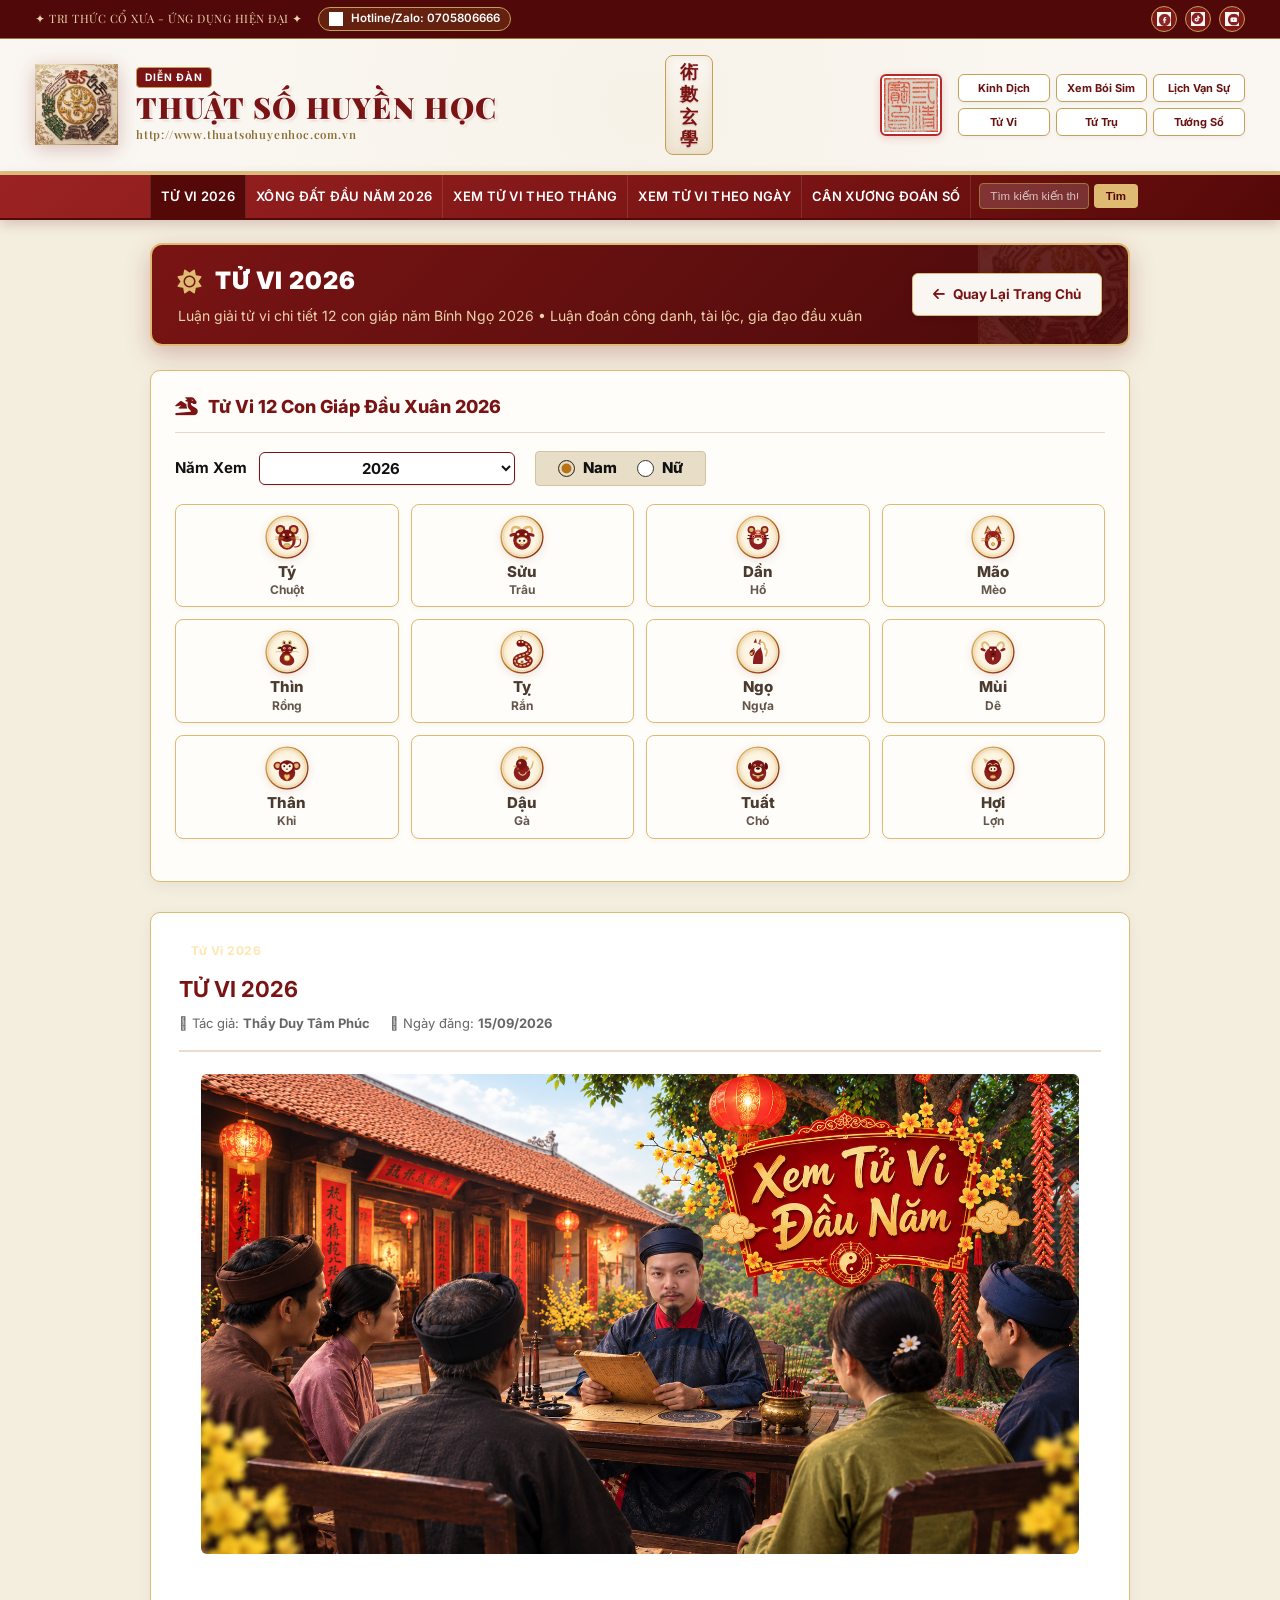
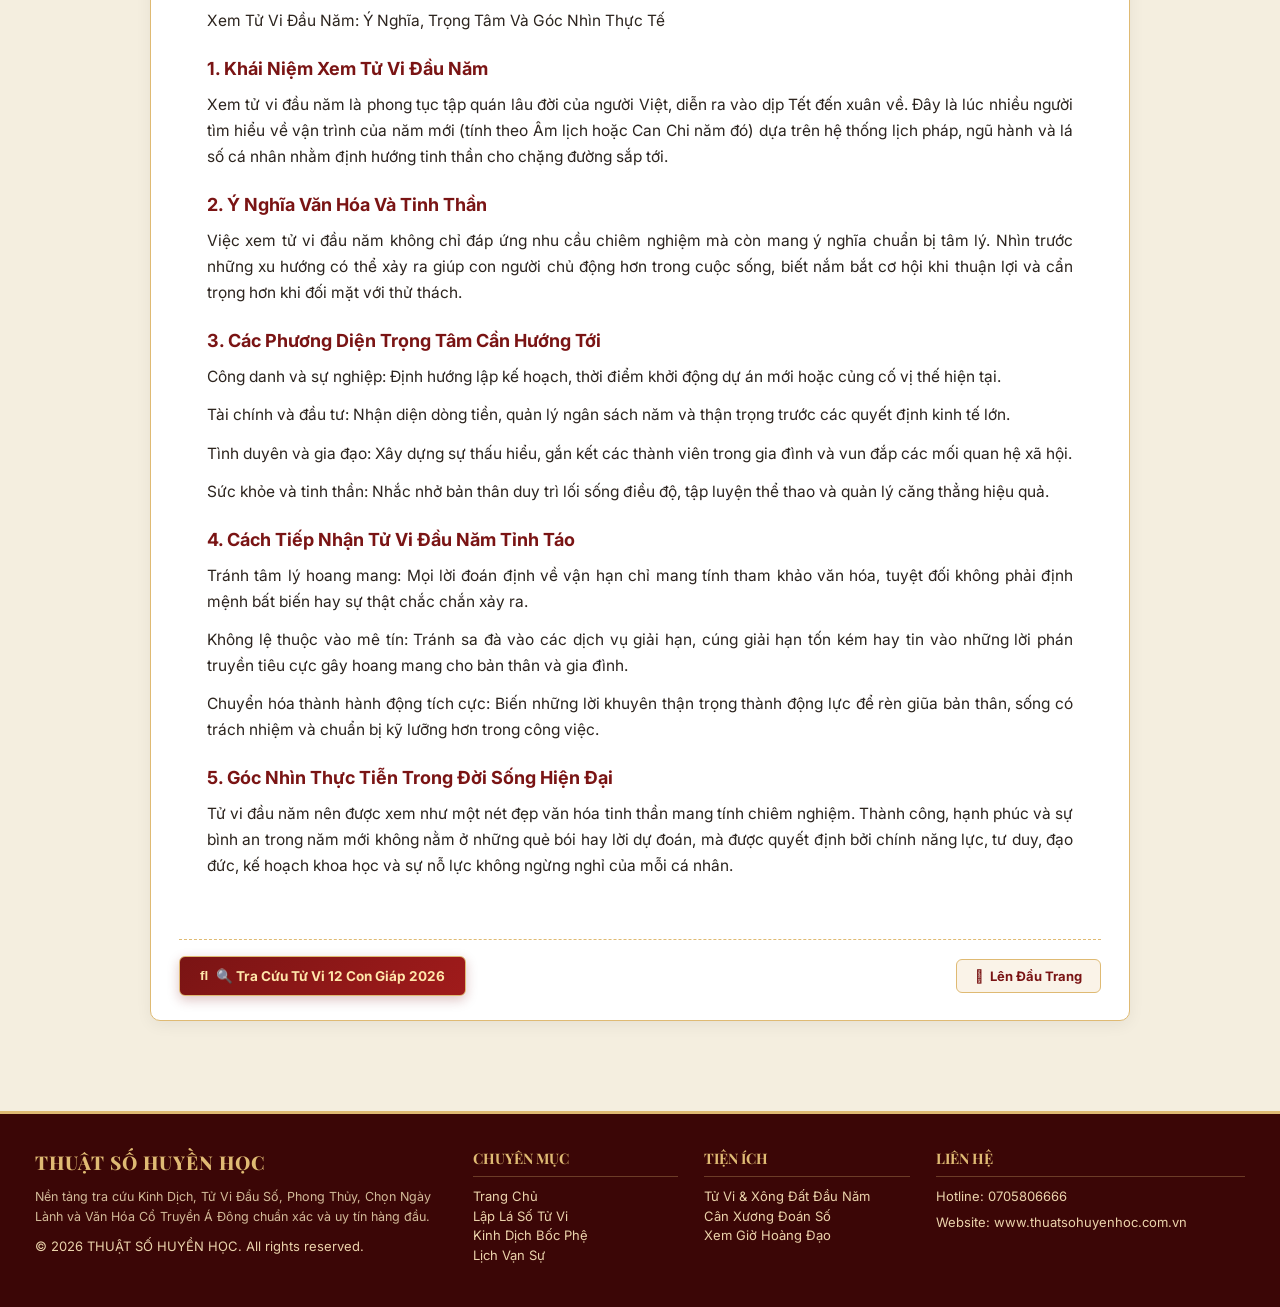
<file: tu-vi.html>
﻿<!DOCTYPE html>
<html lang="vi">
<head>
  <!-- Google tag (gtag.js) -->
  <script async src="https://www.googletagmanager.com/gtag/js?id=G-EKKXRN1DLL"></script>
  <script>
    window.dataLayer = window.dataLayer || [];
    function gtag(){dataLayer.push(arguments);}
    gtag('js', new Date());

    gtag('config', 'G-EKKXRN1DLL');
  </script>
  <meta charset="UTF-8">
  <meta name="viewport" content="width=device-width, initial-scale=1.0">
  <title>Chuyển Hướng - Xem Tử Vi</title>
  <script>
    (function() {
      var hash = window.location.hash || '';
      var target = "XEM TỬ VI & XÔNG ĐẤT ĐẦU NĂM/index.html";
      if (hash.indexOf('hang-ngay') !== -1 || hash.indexOf('tu-vi-theo-ngay') !== -1) {
        target += "#tu-vi-theo-ngay";
      } else if (hash.indexOf('hang-thang') !== -1 || hash.indexOf('tu-vi-theo-thang') !== -1) {
        target += "#tu-vi-theo-thang";
      } else if (hash.indexOf('xong-dat') !== -1) {
        target += "#xong-dat-dau-nam";
      } else if (hash.indexOf('can-xuong') !== -1) {
        target += "#can-xuong-doan-so";
      } else {
        target += "#tu-vi-dau-nam";
      }
      window.location.replace(target);
    })();
  </script>
  <meta http-equiv="refresh" content="0; url=XEM TỬ VI & XÔNG ĐẤT ĐẦU NĂM/index.html">
</head>
<body style="font-family: system-ui, sans-serif; background: #250303; color: #FFE6AA; text-align: center; padding-top: 50px;">
  <h2>Đang chuyển hướng đến Chuyên Mục Tử Vi...</h2>
  <p>Nếu trang không tự chuyển, vui lòng <a href="XEM TỬ VI & XÔNG ĐẤT ĐẦU NĂM/index.html" style="color: #DFBA73;">bấm vào đây</a>.</p>
</body>
</html>
</file>
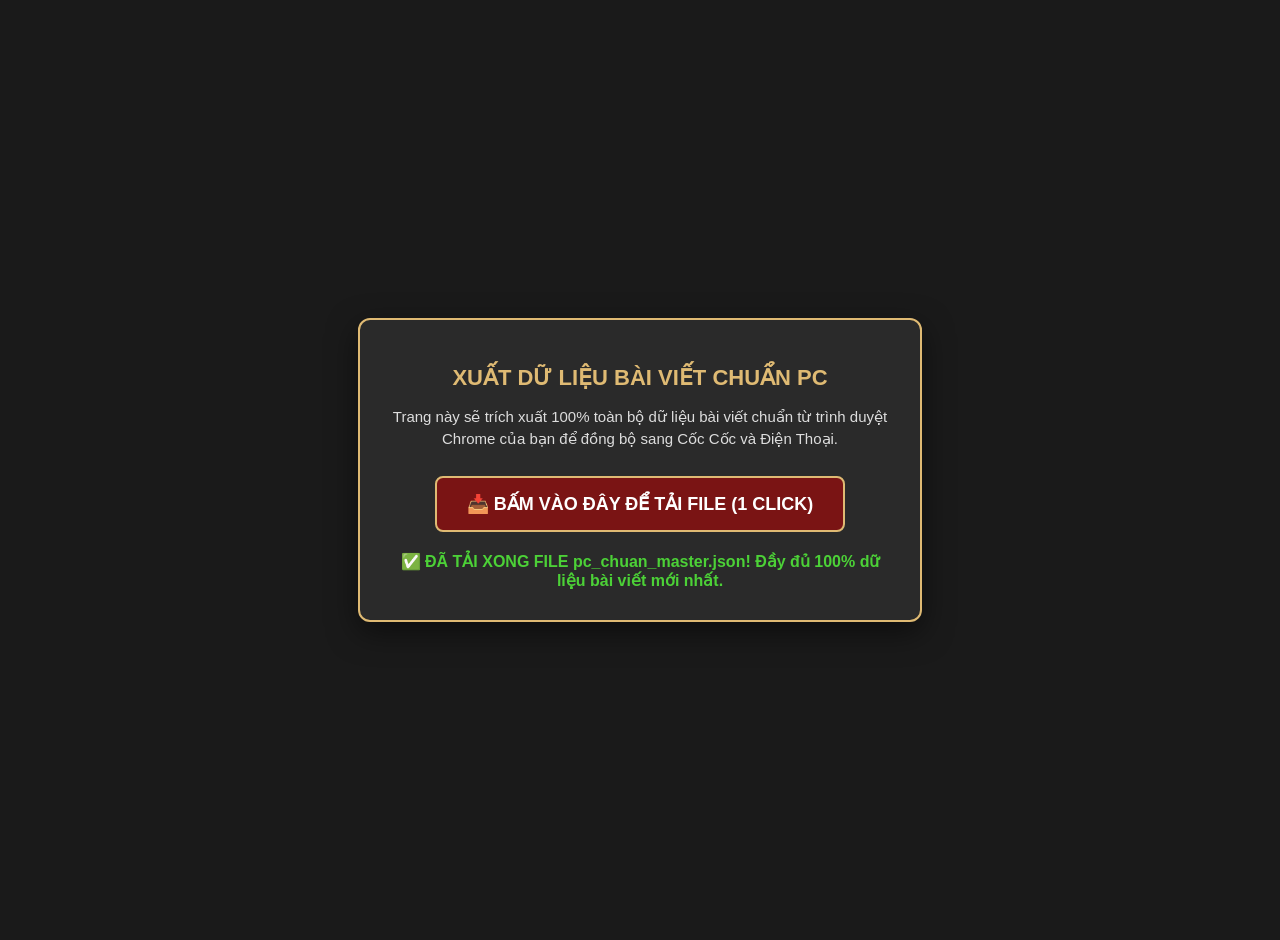
<file: xuat-du-lieu.html>
﻿<!DOCTYPE html>
<html lang="vi">
<head>
  <!-- Google tag (gtag.js) -->
  <script async src="https://www.googletagmanager.com/gtag/js?id=G-EKKXRN1DLL"></script>
  <script>
    window.dataLayer = window.dataLayer || [];
    function gtag(){dataLayer.push(arguments);}
    gtag('js', new Date());

    gtag('config', 'G-EKKXRN1DLL');
  </script>
  <meta charset="UTF-8">
  <title>Xuất Dữ Liệu Bài Viết Chuẩn PC</title>
  <style>
    body {
      font-family: Arial, sans-serif;
      background: #1a1a1a;
      color: #fff;
      display: flex;
      flex-direction: column;
      align-items: center;
      justify-content: center;
      min-height: 100vh;
      margin: 0;
      text-align: center;
      padding: 20px;
    }
    .card {
      background: #2a2a2a;
      padding: 30px;
      border-radius: 12px;
      border: 2px solid #dfba73;
      max-width: 500px;
      box-shadow: 0 10px 30px rgba(0,0,0,0.5);
    }
    h1 { color: #dfba73; font-size: 22px; margin-bottom: 15px; }
    p { font-size: 15px; line-height: 1.5; color: #ddd; margin-bottom: 25px; }
    button {
      background: #7a1414;
      color: #fff;
      border: 2px solid #dfba73;
      padding: 15px 30px;
      font-size: 18px;
      font-weight: bold;
      border-radius: 8px;
      cursor: pointer;
      transition: all 0.2s;
    }
    button:hover {
      background: #9c1a1a;
      transform: scale(1.05);
    }
    #status {
      margin-top: 20px;
      font-size: 16px;
      font-weight: bold;
      color: #4cd137;
    }
  </style>
</head>
<body>
  <div class="card">
    <h1>XUẤT DỮ LIỆU BÀI VIẾT CHUẨN PC</h1>
    <p>Trang này sẽ trích xuất 100% toàn bộ dữ liệu bài viết chuẩn từ trình duyệt Chrome của bạn để đồng bộ sang Cốc Cốc và Điện Thoại.</p>
    <button id="btnExport" onclick="exportData()">📥 BẤM VÀO ĐÂY ĐỂ TẢI FILE (1 CLICK)</button>
    <div id="status"></div>
  </div>

  <script src="js/force_sync_word_10.js?v=20261017_master_final"></script>
  <script src="js/dulieu-baiviet.js?v=20261017_master_final"></script>
  <script>
    function exportData() {
      try {
        const data = {};
        for (let i = 0; i < localStorage.length; i++) {
          const key = localStorage.key(i);
          data[key] = localStorage.getItem(key);
        }
        
        // Nếu localStorage chưa có các kho bài viết, tự động lấy từ kho lưu trữ chuẩn vật lý
        const fallback = window.DEFAULT_RECOVERED_ARTICLES_FALLBACK;
        if (fallback) {
          const keys = ["TUVI_BAI_VIET_CUSTOM", "XEMNGAY_BAI_VIET_CUSTOM", "XEMTUOI_BAI_VIET_CUSTOM", "TAMLINH_BAI_VIET_CUSTOM", "PHONGTHUY_BAI_VIET_CUSTOM", "KIENTHUC_BAI_VIET_CUSTOM", "TUONGSO_BAI_VIET_CUSTOM", "BAI_VIET_CHUYEN_MUC_CUSTOM"];
          keys.forEach(k => {
            if (!data[k] && fallback[k]) {
              const val = Array.isArray(fallback[k]) ? fallback[k] : (fallback[k].value || []);
              data[k] = JSON.stringify(val);
              try { localStorage.setItem(k, data[k]); } catch(e) {}
            }
          });
        }

        const totalKeys = Object.keys(data).length;
        if (totalKeys === 0) {
          document.getElementById('status').innerText = "⚠️ Chưa tìm thấy dữ liệu trong bộ nhớ!";
          document.getElementById('status').style.color = "#e74c3c";
          return;
        }
        const blob = new Blob([JSON.stringify(data, null, 2)], { type: 'application/json' });
        const a = document.createElement('a');
        a.href = URL.createObjectURL(blob);
        a.download = 'pc_chuan_master.json';
        document.body.appendChild(a);
        a.click();
        document.body.removeChild(a);
        document.getElementById('status').innerText = "✅ ĐÃ TẢI XONG FILE pc_chuan_master.json! Đầy đủ 100% dữ liệu bài viết mới nhất.";
        document.getElementById('status').style.color = "#4cd137";
      } catch (err) {
        document.getElementById('status').innerText = "Lỗi: " + err.message;
        document.getElementById('status').style.color = "#e74c3c";
      }
    }

    // Tự động tải sau 1 giây khi mở trang
    window.onload = function() {
      setTimeout(exportData, 800);
    };
  </script>
</body>
</html>
</file>
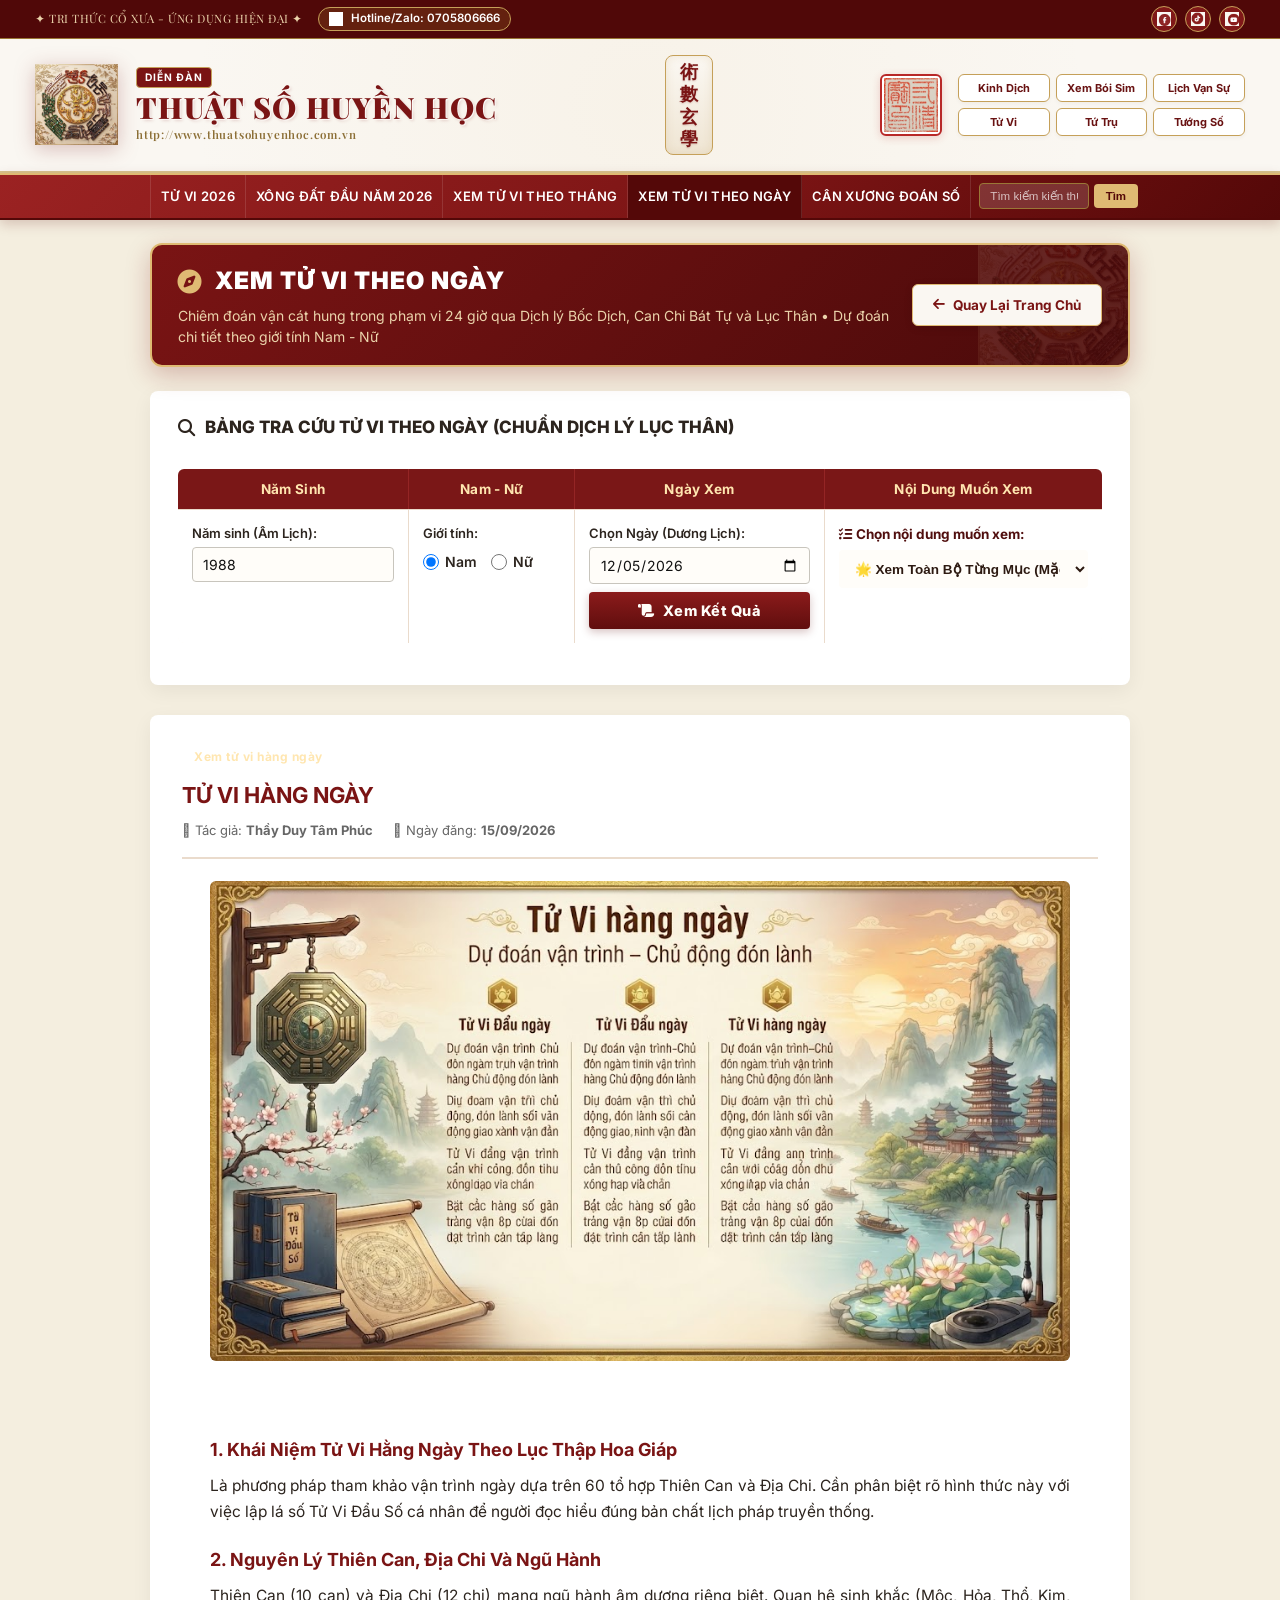
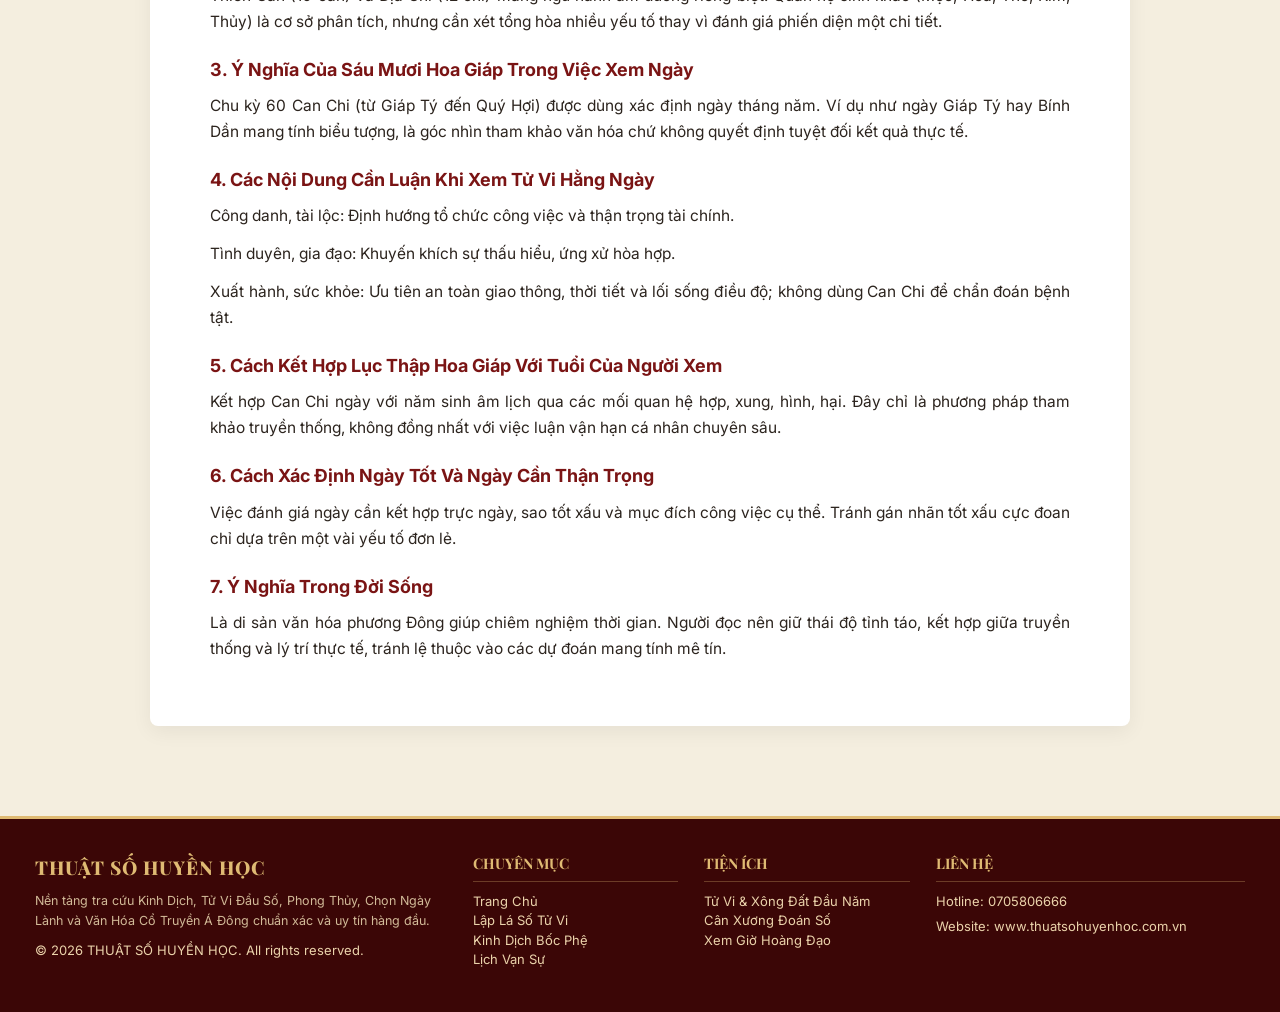
<file: XEM TỬ VI & XÔNG ĐẤT ĐẦU NĂM/tu-vi-theo-ngay.html>
﻿<!DOCTYPE html>
<html lang="vi">
<head>
  <!-- Google tag (gtag.js) -->
  <script async src="https://www.googletagmanager.com/gtag/js?id=G-EKKXRN1DLL"></script>
  <script>
    window.dataLayer = window.dataLayer || [];
    function gtag(){dataLayer.push(arguments);}
    gtag('js', new Date());

    gtag('config', 'G-EKKXRN1DLL');
  </script>
  <meta charset="UTF-8">
  <meta http-equiv="refresh" content="0; url=index.html#tu-vi-theo-ngay">
  <title>Chuyển hướng đến Xem Tử Vi Theo Ngày</title>
  <script>
    window.location.replace("index.html#tu-vi-theo-ngay");
  </script>
</head>
<body>
  <p>Đang chuyển hướng đến trang <a href="index.html#tu-vi-theo-ngay">Xem Tử Vi Theo Ngày</a>...</p>
</body>
</html>
</file>
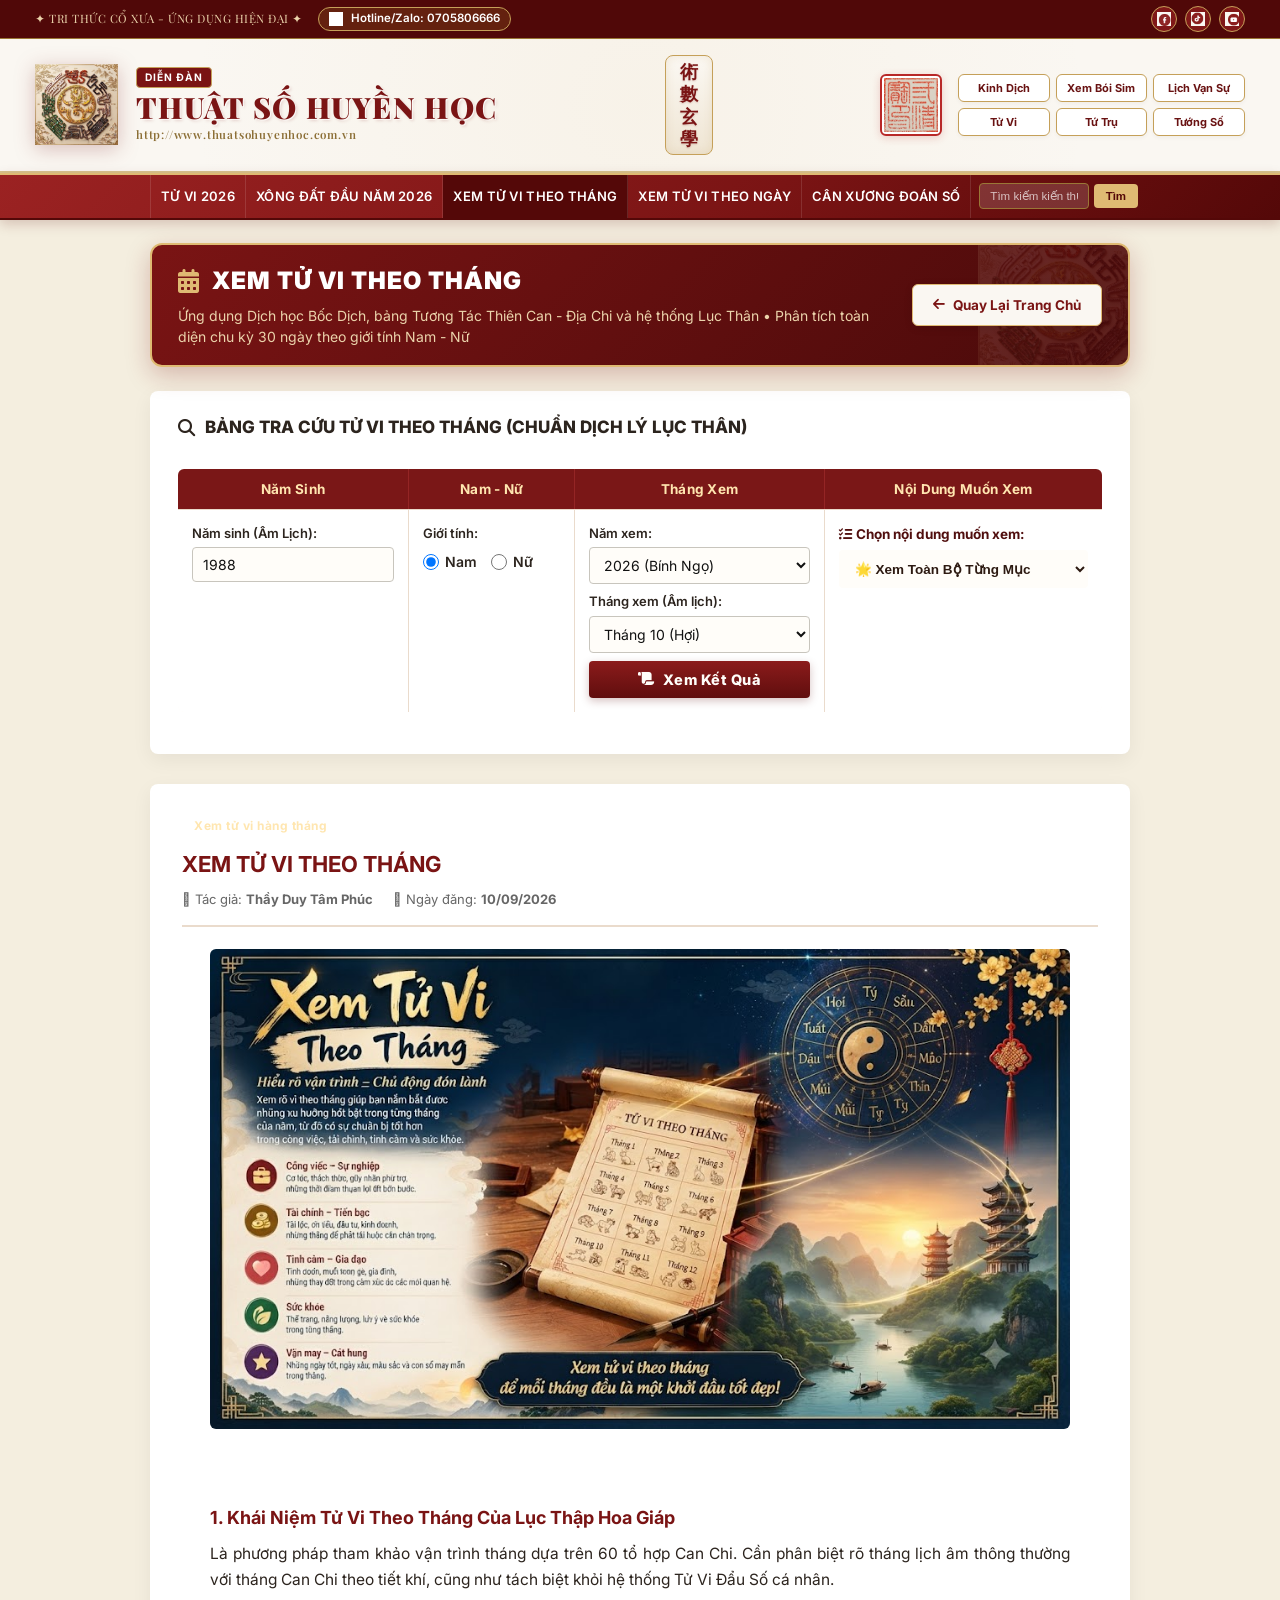
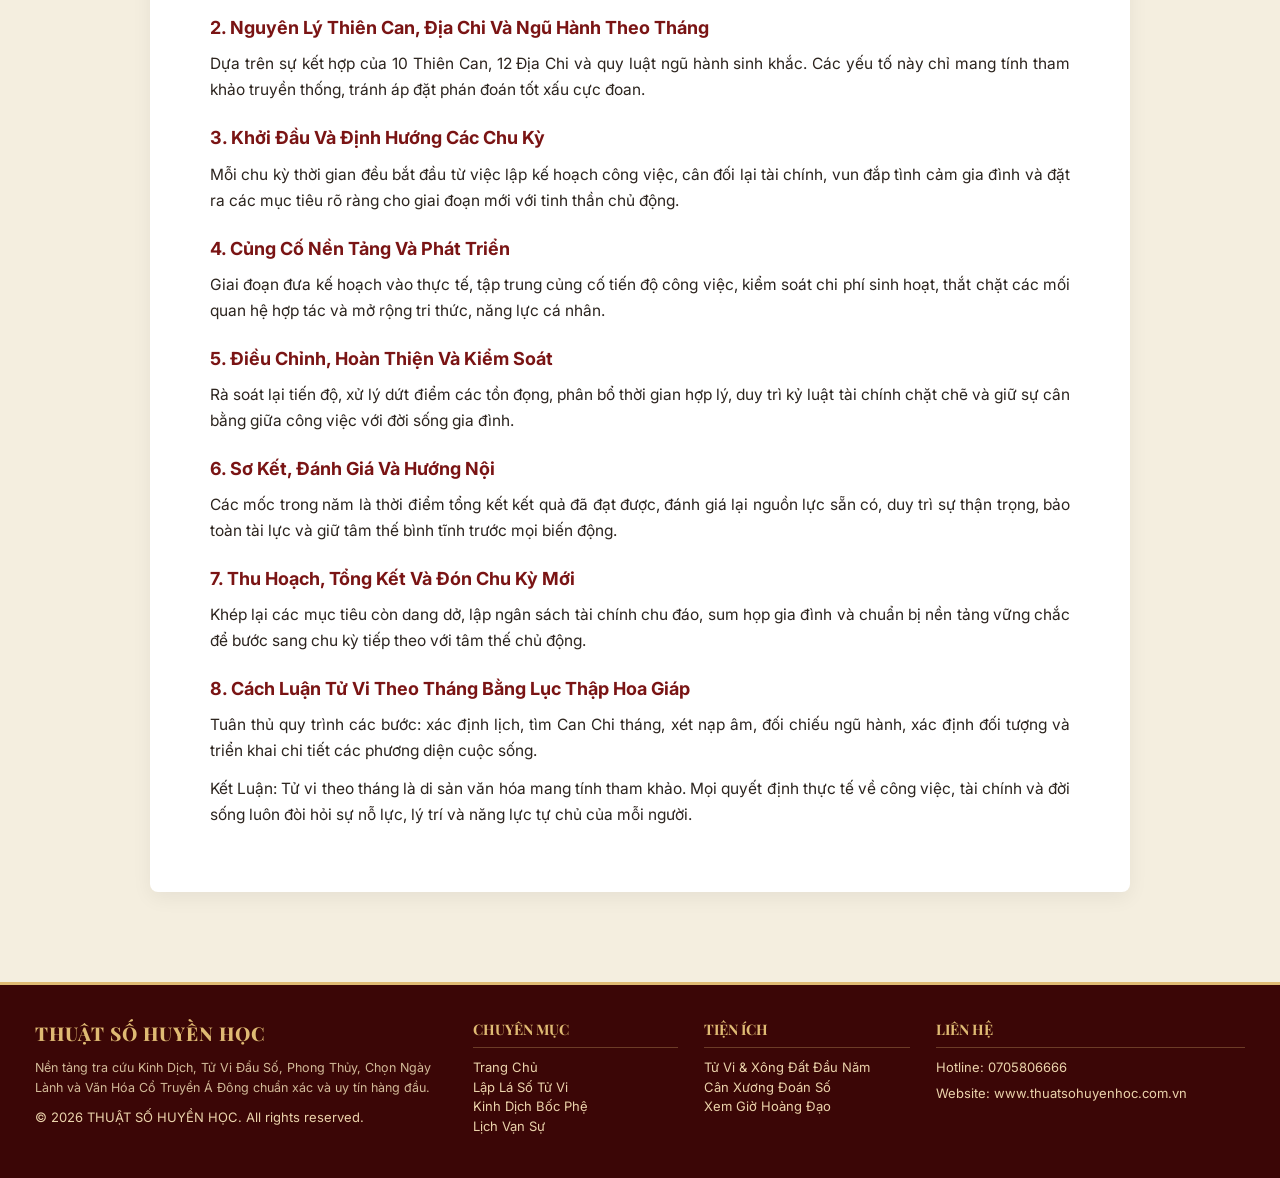
<file: XEM TỬ VI & XÔNG ĐẤT ĐẦU NĂM/tu-vi-theo-thang.html>
﻿<!DOCTYPE html>
<html lang="vi">
<head>
  <!-- Google tag (gtag.js) -->
  <script async src="https://www.googletagmanager.com/gtag/js?id=G-EKKXRN1DLL"></script>
  <script>
    window.dataLayer = window.dataLayer || [];
    function gtag(){dataLayer.push(arguments);}
    gtag('js', new Date());

    gtag('config', 'G-EKKXRN1DLL');
  </script>
  <meta charset="UTF-8">
  <meta http-equiv="refresh" content="0; url=index.html#tu-vi-theo-thang">
  <title>Chuyển hướng đến Xem Tử Vi Theo Tháng</title>
  <script>
    window.location.replace("index.html#tu-vi-theo-thang");
  </script>
</head>
<body>
  <p>Đang chuyển hướng đến trang <a href="index.html#tu-vi-theo-thang">Xem Tử Vi Theo Tháng</a>...</p>
</body>
</html>
</file>
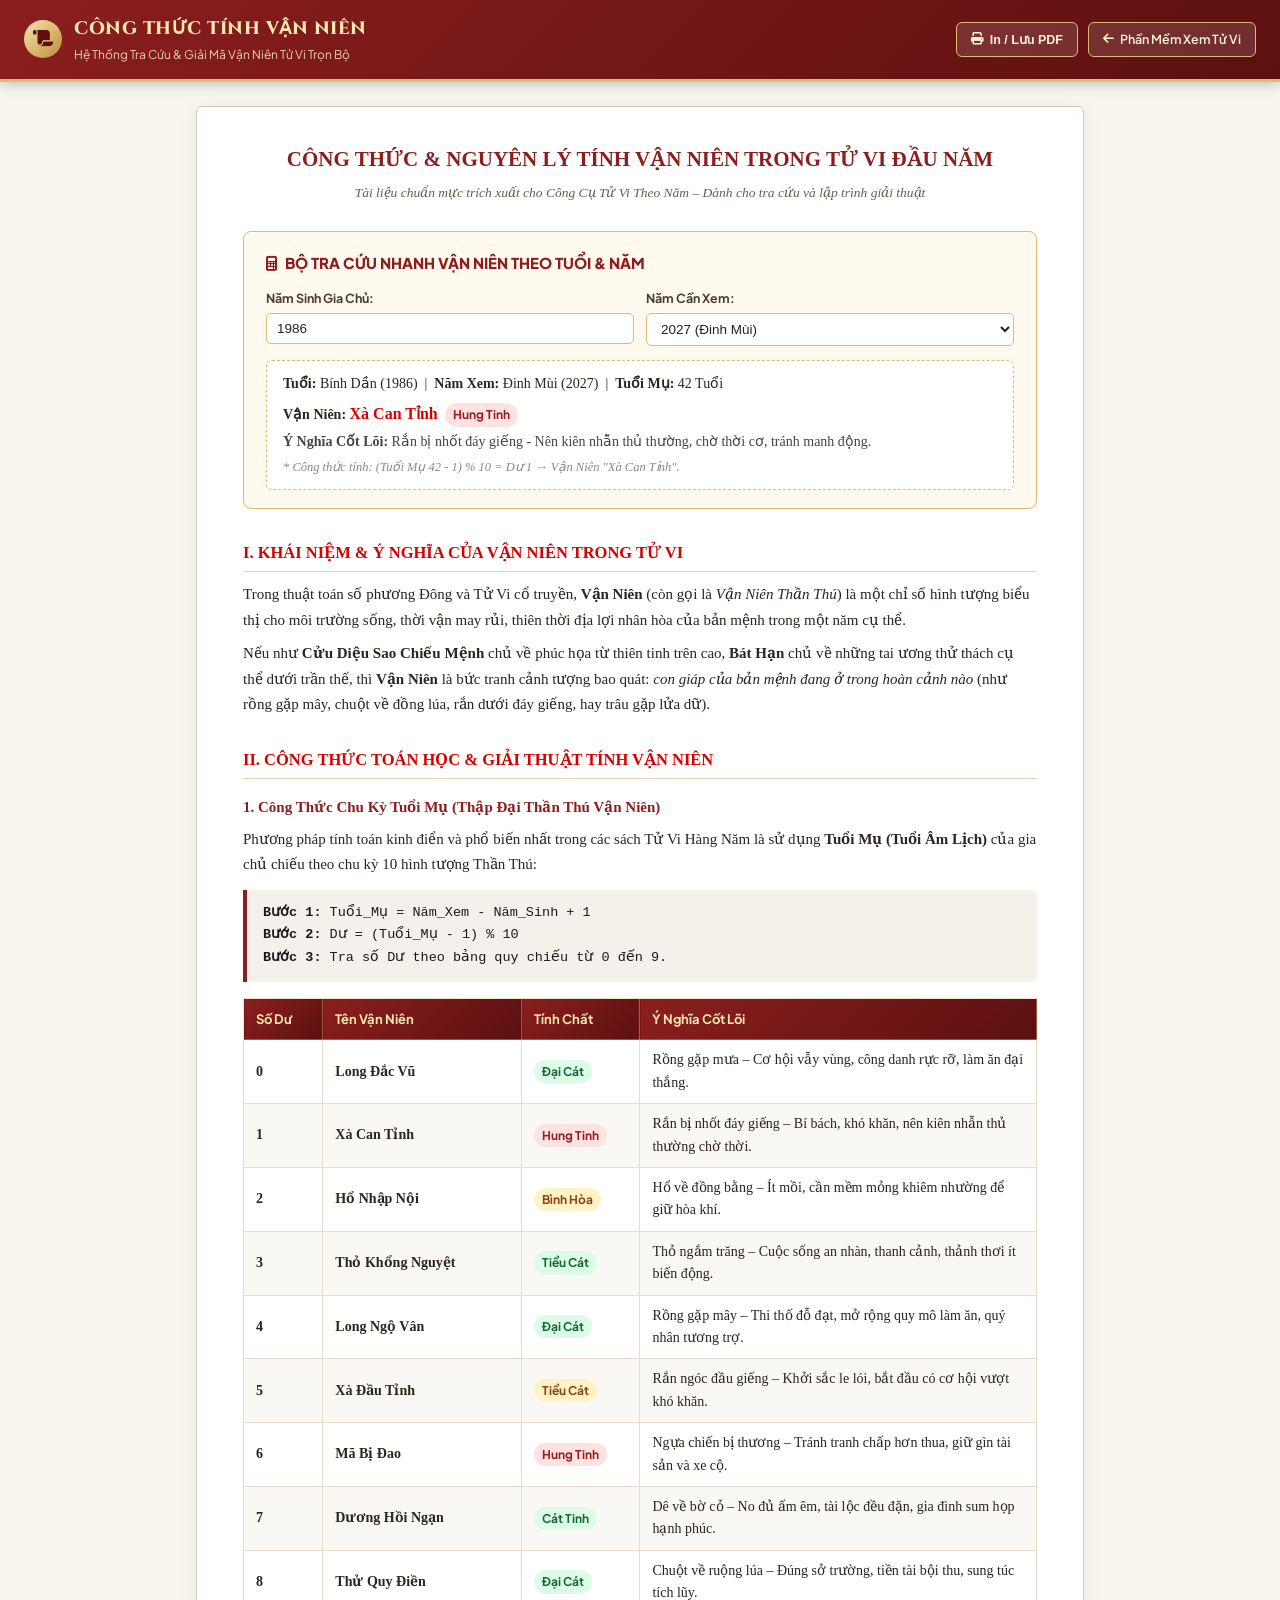
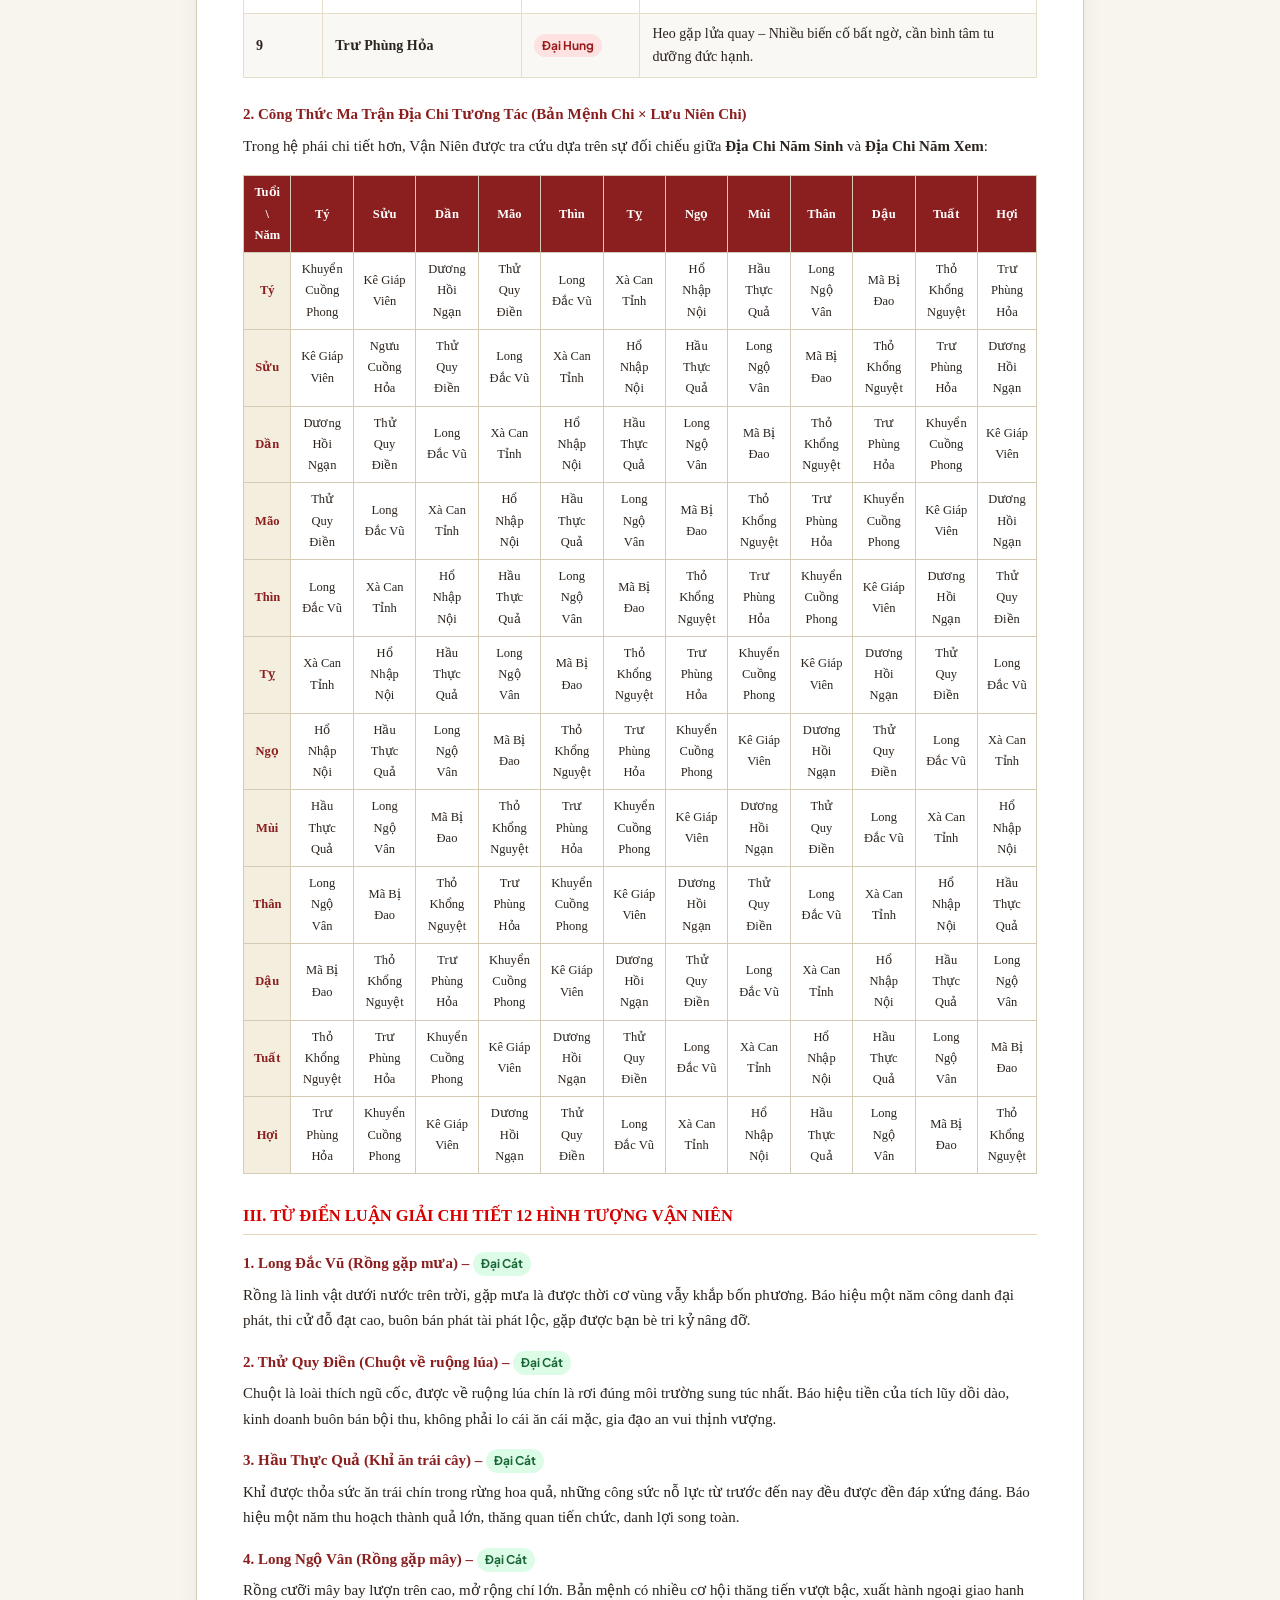
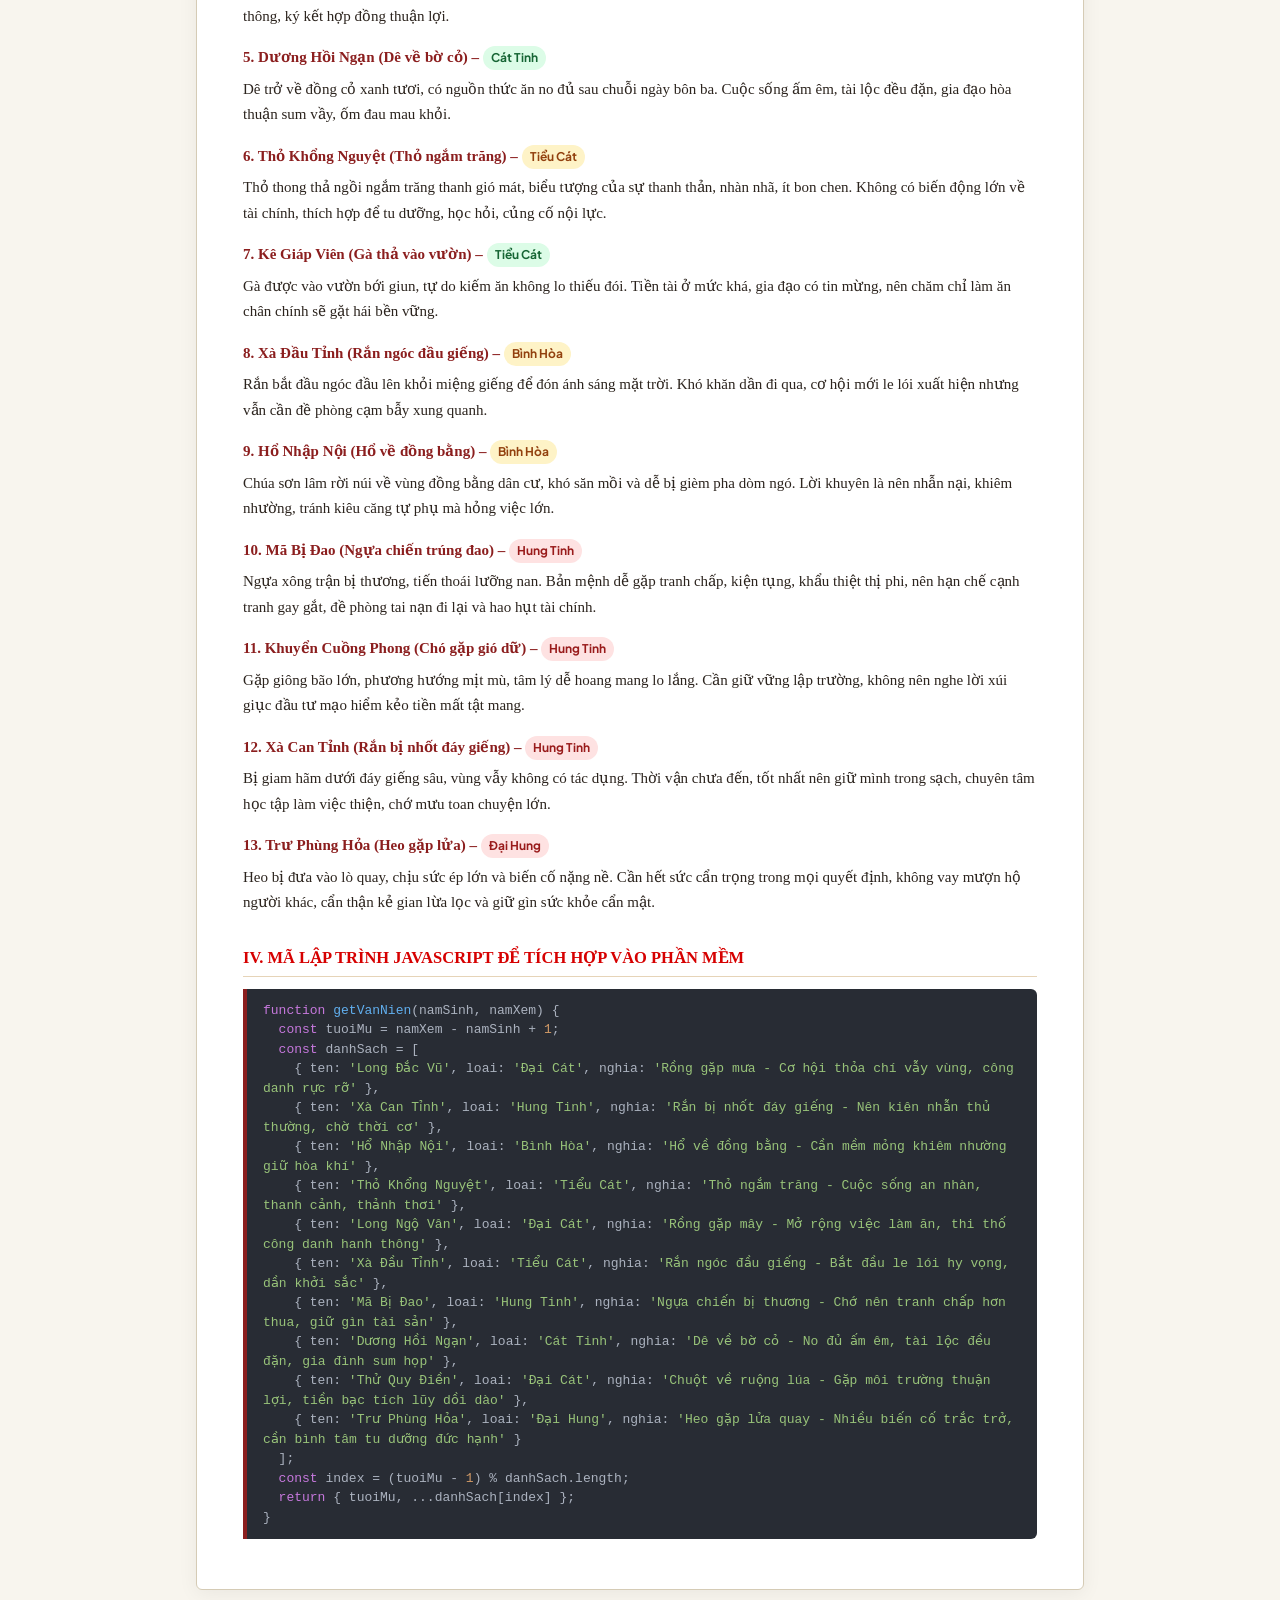
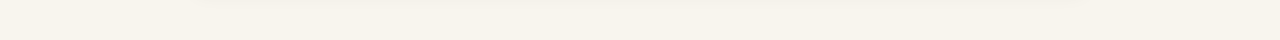
<file: XEM TỬ VI & XÔNG ĐẤT ĐẦU NĂM/Tử Vi Theo Năm/cong-thuc-tinh-van-nien.html>
﻿<!DOCTYPE html>
<html lang="vi">
<head>
  <!-- Google tag (gtag.js) -->
  <script async src="https://www.googletagmanager.com/gtag/js?id=G-EKKXRN1DLL"></script>
  <script>
    window.dataLayer = window.dataLayer || [];
    function gtag(){dataLayer.push(arguments);}
    gtag('js', new Date());

    gtag('config', 'G-EKKXRN1DLL');
  </script>
  <meta charset="UTF-8">
  <meta name="viewport" content="width=device-width, initial-scale=1.0">
  <title>Công Thức Tính Vận Niên Trong Tử Vi - Bảng Tra Cứu &amp; Luận Giải Chi Tiết</title>
  <link rel="preconnect" href="https://fonts.googleapis.com">
  <link rel="preconnect" href="https://fonts.gstatic.com" crossorigin>
  <link href="https://fonts.googleapis.com/css2?family=Cinzel:wght@600;700;800;900&family=Noto+Serif:ital,wght@0,400;0,600;0,700;1,400&family=Plus+Jakarta+Sans:wght@400;500;600;700;800&display=swap" rel="stylesheet">
  <link rel="stylesheet" href="https://cdnjs.cloudflare.com/ajax/libs/font-awesome/6.5.1/css/all.min.css">

  <style>
    :root {
      --primary-red: #8B1E1E;
      --dark-red: #5C1010;
      --border-gold: #DFBA73;
      --bg-gold-light: #FFF9EE;
      --text-main: #2C241E;
      --gold-gradient: linear-gradient(135deg, #F3E2B8 0%, #DFBA73 50%, #B88E3E 100%);
      --red-gradient: linear-gradient(135deg, #8B1E1E 0%, #5C1010 100%);
    }

    * {
      box-sizing: border-box;
      margin: 0;
      padding: 0;
    }

    body {
      background-color: #F8F5EE;
      color: var(--text-main);
      font-family: 'Times New Roman', Times, 'Noto Serif', serif;
      line-height: 1.7;
      font-size: 15px;
    }

    /* Header */
    .header-bar {
      background: var(--red-gradient);
      border-bottom: 3px solid var(--border-gold);
      padding: 14px 24px;
      color: #fff;
      display: flex;
      align-items: center;
      justify-content: space-between;
      position: sticky;
      top: 0;
      z-index: 100;
      box-shadow: 0 3px 12px rgba(0,0,0,0.2);
      font-family: 'Plus Jakarta Sans', sans-serif;
    }

    .header-left {
      display: flex;
      align-items: center;
      gap: 12px;
    }

    .header-logo {
      width: 38px;
      height: 38px;
      background: var(--gold-gradient);
      border-radius: 50%;
      display: flex;
      align-items: center;
      justify-content: center;
      color: var(--dark-red);
      font-size: 18px;
    }

    .header-title {
      font-family: 'Cinzel', serif;
      font-size: 18px;
      font-weight: 800;
      color: #FFE6B0;
      letter-spacing: 0.5px;
    }

    .header-sub {
      font-size: 12px;
      color: #EBD3AB;
    }

    .header-actions {
      display: flex;
      gap: 10px;
    }

    .btn-header {
      background: rgba(255,255,255,0.12);
      border: 1px solid var(--border-gold);
      color: #FFF2D1;
      padding: 6px 14px;
      border-radius: 6px;
      font-size: 12.5px;
      font-weight: 600;
      cursor: pointer;
      display: inline-flex;
      align-items: center;
      gap: 6px;
      text-decoration: none;
      transition: all 0.2s;
    }

    .btn-header:hover {
      background: var(--gold-gradient);
      color: var(--dark-red);
    }

    /* Container */
    .container {
      max-width: 920px;
      margin: 24px auto 50px auto;
      padding: 0 16px;
    }

    /* Document Sheet */
    .document-card {
      background: #FFFFFF;
      border: 1.5px solid #D5CBB5;
      box-shadow: 0 4px 20px rgba(0,0,0,0.06);
      padding: 38px 46px;
      border-radius: 6px;
    }

    .doc-main-heading {
      text-align: center;
      font-size: 21px;
      font-weight: bold;
      color: var(--primary-red);
      text-transform: uppercase;
      margin-bottom: 8px;
      line-height: 1.4;
    }

    .doc-sub-heading {
      text-align: center;
      font-size: 13.5px;
      color: #6B5D4D;
      margin-bottom: 26px;
      font-style: italic;
    }

    /* Interactive Calculator Box */
    .calc-box {
      background: var(--bg-gold-light);
      border: 1.5px solid var(--border-gold);
      border-radius: 8px;
      padding: 18px 22px;
      margin-bottom: 30px;
      font-family: 'Plus Jakarta Sans', sans-serif;
    }

    .calc-title {
      font-weight: 800;
      color: var(--primary-red);
      font-size: 15px;
      margin-bottom: 12px;
      display: flex;
      align-items: center;
      gap: 8px;
    }

    .calc-grid {
      display: grid;
      grid-template-columns: repeat(auto-fit, minmax(180px, 1fr));
      gap: 12px;
      margin-bottom: 14px;
    }

    .calc-group {
      display: flex;
      flex-direction: column;
      gap: 4px;
    }

    .calc-label {
      font-size: 12.5px;
      font-weight: 700;
      color: #4A3E31;
    }

    .calc-input, .calc-select {
      background: #fff;
      border: 1px solid var(--border-gold);
      padding: 7px 10px;
      border-radius: 5px;
      font-size: 13.5px;
      color: #222;
      outline: none;
    }

    .calc-result {
      background: #fff;
      border: 1px dashed var(--border-gold);
      border-radius: 6px;
      padding: 12px 16px;
      font-size: 14px;
      font-family: 'Times New Roman', serif;
      line-height: 1.6;
    }

    /* Section Headings */
    .sec-heading {
      color: #D60000;
      font-weight: bold;
      font-size: 16.5px;
      margin: 28px 0 10px 0;
      padding-bottom: 4px;
      border-bottom: 1.5px solid #E6D4B8;
      display: flex;
      align-items: center;
      gap: 8px;
    }

    .sub-sec-heading {
      color: var(--primary-red);
      font-weight: bold;
      font-size: 15px;
      margin: 16px 0 6px 0;
    }

    /* Formulas & Code Blocks */
    .formula-badge {
      background: #F4F1EA;
      border-left: 4px solid var(--primary-red);
      padding: 12px 16px;
      margin: 12px 0;
      border-radius: 0 6px 6px 0;
      font-family: 'Consolas', 'Courier New', monospace;
      font-size: 13.5px;
      color: #1A1A1A;
    }

    /* Tables */
    .data-table {
      width: 100%;
      border-collapse: collapse;
      margin: 16px 0 24px 0;
      font-size: 14px;
    }

    .data-table th {
      background: var(--red-gradient);
      color: #FFE6B0;
      padding: 9px 12px;
      text-align: left;
      border: 1px solid rgba(223, 186, 115, 0.4);
      font-family: 'Plus Jakarta Sans', sans-serif;
      font-size: 13px;
    }

    .data-table td {
      padding: 9px 12px;
      border: 1px solid #E5DEC9;
      line-height: 1.6;
    }

    .data-table tr:nth-child(even) {
      background: #FAF8F4;
    }

    .data-table tr:hover {
      background: #FFF7E6;
    }

    .tag-cat {
      background: #DCFCE7;
      color: #166534;
      padding: 2px 8px;
      border-radius: 12px;
      font-size: 12px;
      font-weight: 700;
      display: inline-block;
      font-family: 'Plus Jakarta Sans', sans-serif;
    }

    .tag-hung {
      background: #FEE2E2;
      color: #991B1B;
      padding: 2px 8px;
      border-radius: 12px;
      font-size: 12px;
      font-weight: 700;
      display: inline-block;
      font-family: 'Plus Jakarta Sans', sans-serif;
    }

    .tag-binh {
      background: #FEF3C7;
      color: #92400E;
      padding: 2px 8px;
      border-radius: 12px;
      font-size: 12px;
      font-weight: 700;
      display: inline-block;
      font-family: 'Plus Jakarta Sans', sans-serif;
    }

    /* Matrix Table */
    .matrix-wrapper {
      overflow-x: auto;
      margin: 16px 0;
    }

    .matrix-table {
      width: 100%;
      border-collapse: collapse;
      font-size: 12.5px;
      min-width: 680px;
    }

    .matrix-table th, .matrix-table td {
      border: 1px solid #D5CBB5;
      padding: 6px 8px;
      text-align: center;
    }

    .matrix-table th {
      background: #8B1E1E;
      color: #fff;
    }

    .matrix-table td.header-col {
      background: #F4EEDF;
      font-weight: bold;
      color: var(--primary-red);
    }

    /* Print */
    @media print {
      .header-bar, .calc-box {
        display: none !important;
      }
      body {
        background: #fff;
        color: #000;
      }
      .document-card {
        border: none;
        box-shadow: none;
        padding: 0;
      }
    }
  </style>
</head>
<body>

  <!-- Header -->
  <header class="header-bar">
  <!-- Google tag (gtag.js) -->
  <script async src="https://www.googletagmanager.com/gtag/js?id=G-EKKXRN1DLL"></script>
  <script>
    window.dataLayer = window.dataLayer || [];
    function gtag(){dataLayer.push(arguments);}
    gtag('js', new Date());

    gtag('config', 'G-EKKXRN1DLL');
  </script>
    <div class="header-left">
      <div class="header-logo"><i class="fa-solid fa-scroll"></i></div>
      <div>
        <div class="header-title">CÔNG THỨC TÍNH VẬN NIÊN</div>
        <div class="header-sub">Hệ Thống Tra Cứu &amp; Giải Mã Vận Niên Tử Vi Trọn Bộ</div>
      </div>
    </div>
    <div class="header-actions">
      <button class="btn-header" onclick="window.print()">
        <i class="fa-solid fa-print"></i> In / Lưu PDF
      </button>
      <a href="xem-tu-vi-dau-nam.html" class="btn-header">
        <i class="fa-solid fa-arrow-left"></i> Phần Mềm Xem Tử Vi
      </a>
    </div>
  </header>

  <div class="container">
    <div class="document-card">

      <!-- Title -->
      <h1 class="doc-main-heading">CÔNG THỨC &amp; NGUYÊN LÝ TÍNH VẬN NIÊN TRONG TỬ VI ĐẦU NĂM</h1>
      <div class="doc-sub-heading">Tài liệu chuẩn mực trích xuất cho Công Cụ Tử Vi Theo Năm – Dành cho tra cứu và lập trình giải thuật</div>

      <!-- Quick Interactive Calculator -->
      <div class="calc-box">
        <div class="calc-title">
          <i class="fa-solid fa-calculator"></i> BỘ TRA CỨU NHANH VẬN NIÊN THEO TUỔI &amp; NĂM
        </div>
        <div class="calc-grid">
          <div class="calc-group">
            <label class="calc-label" for="inpNamSinh">Năm Sinh Gia Chủ:</label>
            <input type="number" id="inpNamSinh" class="calc-input" value="1986" min="1930" max="2030" oninput="tinhVanNienNhanh()">
          </div>
          <div class="calc-group">
            <label class="calc-label" for="selNamXem">Năm Cần Xem:</label>
            <select id="selNamXem" class="calc-select" onchange="tinhVanNienNhanh()">
              <option value="2026">2026 (Bính Ngọ)</option>
              <option value="2027" selected>2027 (Đinh Mùi)</option>
              <option value="2025">2025 (Ất Tỵ)</option>
              <option value="2028">2028 (Mậu Thân)</option>
              <option value="2029">2029 (Kỷ Dậu)</option>
            </select>
          </div>
        </div>

        <div class="calc-result" id="boxResultCalc">
          <!-- Live result dynamically calculated -->
        </div>
      </div>

      <!-- Section I: Khái Niệm -->
      <h2 class="sec-heading">I. KHÁI NIỆM &amp; Ý NGHĨA CỦA VẬN NIÊN TRONG TỬ VI</h2>
      <p>
        Trong thuật toán số phương Đông và Tử Vi cổ truyền, <strong>Vận Niên</strong> (còn gọi là <em>Vận Niên Thần Thú</em>) là một chỉ số hình tượng biểu thị cho môi trường sống, thời vận may rủi, thiên thời địa lợi nhân hòa của bản mệnh trong một năm cụ thể.
      </p>
      <p style="margin-top: 8px;">
        Nếu như <strong>Cửu Diệu Sao Chiếu Mệnh</strong> chủ về phúc họa từ thiên tinh trên cao, <strong>Bát Hạn</strong> chủ về những tai ương thử thách cụ thể dưới trần thế, thì <strong>Vận Niên</strong> là bức tranh cảnh tượng bao quát: <em>con giáp của bản mệnh đang ở trong hoàn cảnh nào</em> (như rồng gặp mây, chuột về đồng lúa, rắn dưới đáy giếng, hay trâu gặp lửa dữ).
      </p>

      <!-- Section II: Công Thức Tính -->
      <h2 class="sec-heading">II. CÔNG THỨC TOÁN HỌC &amp; GIẢI THUẬT TÍNH VẬN NIÊN</h2>

      <h3 class="sub-sec-heading">1. Công Thức Chu Kỳ Tuổi Mụ (Thập Đại Thần Thú Vận Niên)</h3>
      <p>
        Phương pháp tính toán kinh điển và phổ biến nhất trong các sách Tử Vi Hàng Năm là sử dụng <strong>Tuổi Mụ (Tuổi Âm Lịch)</strong> của gia chủ chiếu theo chu kỳ 10 hình tượng Thần Thú:
      </p>

      <div class="formula-badge">
        <strong>Bước 1:</strong> Tuổi_Mụ = Năm_Xem - Năm_Sinh + 1<br>
        <strong>Bước 2:</strong> Dư = (Tuổi_Mụ - 1) % 10<br>
        <strong>Bước 3:</strong> Tra số Dư theo bảng quy chiếu từ 0 đến 9.
      </div>

      <table class="data-table">
        <thead>
          <tr>
            <th style="width: 10%;">Số Dư</th>
            <th style="width: 25%;">Tên Vận Niên</th>
            <th style="width: 15%;">Tính Chất</th>
            <th style="width: 50%;">Ý Nghĩa Cốt Lõi</th>
          </tr>
        </thead>
        <tbody>
          <tr>
            <td><strong>0</strong></td>
            <td><strong>Long Đắc Vũ</strong></td>
            <td><span class="tag-cat">Đại Cát</span></td>
            <td>Rồng gặp mưa – Cơ hội vẫy vùng, công danh rực rỡ, làm ăn đại thắng.</td>
          </tr>
          <tr>
            <td><strong>1</strong></td>
            <td><strong>Xà Can Tỉnh</strong></td>
            <td><span class="tag-hung">Hung Tinh</span></td>
            <td>Rắn bị nhốt đáy giếng – Bí bách, khó khăn, nên kiên nhẫn thủ thường chờ thời.</td>
          </tr>
          <tr>
            <td><strong>2</strong></td>
            <td><strong>Hổ Nhập Nội</strong></td>
            <td><span class="tag-binh">Bình Hòa</span></td>
            <td>Hổ về đồng bằng – Ít mồi, cần mềm mỏng khiêm nhường để giữ hòa khí.</td>
          </tr>
          <tr>
            <td><strong>3</strong></td>
            <td><strong>Thỏ Khổng Nguyệt</strong></td>
            <td><span class="tag-cat">Tiểu Cát</span></td>
            <td>Thỏ ngắm trăng – Cuộc sống an nhàn, thanh cảnh, thảnh thơi ít biến động.</td>
          </tr>
          <tr>
            <td><strong>4</strong></td>
            <td><strong>Long Ngộ Vân</strong></td>
            <td><span class="tag-cat">Đại Cát</span></td>
            <td>Rồng gặp mây – Thi thố đỗ đạt, mở rộng quy mô làm ăn, quý nhân tương trợ.</td>
          </tr>
          <tr>
            <td><strong>5</strong></td>
            <td><strong>Xà Đầu Tỉnh</strong></td>
            <td><span class="tag-binh">Tiểu Cát</span></td>
            <td>Rắn ngóc đầu giếng – Khởi sắc le lói, bắt đầu có cơ hội vượt khó khăn.</td>
          </tr>
          <tr>
            <td><strong>6</strong></td>
            <td><strong>Mã Bị Đao</strong></td>
            <td><span class="tag-hung">Hung Tinh</span></td>
            <td>Ngựa chiến bị thương – Tránh tranh chấp hơn thua, giữ gìn tài sản và xe cộ.</td>
          </tr>
          <tr>
            <td><strong>7</strong></td>
            <td><strong>Dương Hồi Ngạn</strong></td>
            <td><span class="tag-cat">Cát Tinh</span></td>
            <td>Dê về bờ cỏ – No đủ ấm êm, tài lộc đều đặn, gia đình sum họp hạnh phúc.</td>
          </tr>
          <tr>
            <td><strong>8</strong></td>
            <td><strong>Thử Quy Điền</strong></td>
            <td><span class="tag-cat">Đại Cát</span></td>
            <td>Chuột về ruộng lúa – Đúng sở trường, tiền tài bội thu, sung túc tích lũy.</td>
          </tr>
          <tr>
            <td><strong>9</strong></td>
            <td><strong>Trư Phùng Hỏa</strong></td>
            <td><span class="tag-hung">Đại Hung</span></td>
            <td>Heo gặp lửa quay – Nhiều biến cố bất ngờ, cần bình tâm tu dưỡng đức hạnh.</td>
          </tr>
        </tbody>
      </table>

      <h3 class="sub-sec-heading">2. Công Thức Ma Trận Địa Chi Tương Tác (Bản Mệnh Chi × Lưu Niên Chi)</h3>
      <p>
        Trong hệ phái chi tiết hơn, Vận Niên được tra cứu dựa trên sự đối chiếu giữa <strong>Địa Chi Năm Sinh</strong> và <strong>Địa Chi Năm Xem</strong>:
      </p>

      <div class="matrix-wrapper">
        <table class="matrix-table">
          <thead>
            <tr>
              <th>Tuổi \ Năm</th>
              <th>Tý</th>
              <th>Sửu</th>
              <th>Dần</th>
              <th>Mão</th>
              <th>Thìn</th>
              <th>Tỵ</th>
              <th>Ngọ</th>
              <th>Mùi</th>
              <th>Thân</th>
              <th>Dậu</th>
              <th>Tuất</th>
              <th>Hợi</th>
            </tr>
          </thead>
          <tbody>
            <tr>
              <td class="header-col">Tý</td>
              <td>Khuyển Cuồng Phong</td>
              <td>Kê Giáp Viên</td>
              <td>Dương Hồi Ngạn</td>
              <td>Thử Quy Điền</td>
              <td>Long Đắc Vũ</td>
              <td>Xà Can Tỉnh</td>
              <td>Hổ Nhập Nội</td>
              <td>Hầu Thực Quả</td>
              <td>Long Ngộ Vân</td>
              <td>Mã Bị Đao</td>
              <td>Thỏ Khổng Nguyệt</td>
              <td>Trư Phùng Hỏa</td>
            </tr>
            <tr>
              <td class="header-col">Sửu</td>
              <td>Kê Giáp Viên</td>
              <td>Ngưu Cuồng Hỏa</td>
              <td>Thử Quy Điền</td>
              <td>Long Đắc Vũ</td>
              <td>Xà Can Tỉnh</td>
              <td>Hổ Nhập Nội</td>
              <td>Hầu Thực Quả</td>
              <td>Long Ngộ Vân</td>
              <td>Mã Bị Đao</td>
              <td>Thỏ Khổng Nguyệt</td>
              <td>Trư Phùng Hỏa</td>
              <td>Dương Hồi Ngạn</td>
            </tr>
            <tr>
              <td class="header-col">Dần</td>
              <td>Dương Hồi Ngạn</td>
              <td>Thử Quy Điền</td>
              <td>Long Đắc Vũ</td>
              <td>Xà Can Tỉnh</td>
              <td>Hổ Nhập Nội</td>
              <td>Hầu Thực Quả</td>
              <td>Long Ngộ Vân</td>
              <td>Mã Bị Đao</td>
              <td>Thỏ Khổng Nguyệt</td>
              <td>Trư Phùng Hỏa</td>
              <td>Khuyển Cuồng Phong</td>
              <td>Kê Giáp Viên</td>
            </tr>
            <tr>
              <td class="header-col">Mão</td>
              <td>Thử Quy Điền</td>
              <td>Long Đắc Vũ</td>
              <td>Xà Can Tỉnh</td>
              <td>Hổ Nhập Nội</td>
              <td>Hầu Thực Quả</td>
              <td>Long Ngộ Vân</td>
              <td>Mã Bị Đao</td>
              <td>Thỏ Khổng Nguyệt</td>
              <td>Trư Phùng Hỏa</td>
              <td>Khuyển Cuồng Phong</td>
              <td>Kê Giáp Viên</td>
              <td>Dương Hồi Ngạn</td>
            </tr>
            <tr>
              <td class="header-col">Thìn</td>
              <td>Long Đắc Vũ</td>
              <td>Xà Can Tỉnh</td>
              <td>Hổ Nhập Nội</td>
              <td>Hầu Thực Quả</td>
              <td>Long Ngộ Vân</td>
              <td>Mã Bị Đao</td>
              <td>Thỏ Khổng Nguyệt</td>
              <td>Trư Phùng Hỏa</td>
              <td>Khuyển Cuồng Phong</td>
              <td>Kê Giáp Viên</td>
              <td>Dương Hồi Ngạn</td>
              <td>Thử Quy Điền</td>
            </tr>
            <tr>
              <td class="header-col">Tỵ</td>
              <td>Xà Can Tỉnh</td>
              <td>Hổ Nhập Nội</td>
              <td>Hầu Thực Quả</td>
              <td>Long Ngộ Vân</td>
              <td>Mã Bị Đao</td>
              <td>Thỏ Khổng Nguyệt</td>
              <td>Trư Phùng Hỏa</td>
              <td>Khuyển Cuồng Phong</td>
              <td>Kê Giáp Viên</td>
              <td>Dương Hồi Ngạn</td>
              <td>Thử Quy Điền</td>
              <td>Long Đắc Vũ</td>
            </tr>
            <tr>
              <td class="header-col">Ngọ</td>
              <td>Hổ Nhập Nội</td>
              <td>Hầu Thực Quả</td>
              <td>Long Ngộ Vân</td>
              <td>Mã Bị Đao</td>
              <td>Thỏ Khổng Nguyệt</td>
              <td>Trư Phùng Hỏa</td>
              <td>Khuyển Cuồng Phong</td>
              <td>Kê Giáp Viên</td>
              <td>Dương Hồi Ngạn</td>
              <td>Thử Quy Điền</td>
              <td>Long Đắc Vũ</td>
              <td>Xà Can Tỉnh</td>
            </tr>
            <tr>
              <td class="header-col">Mùi</td>
              <td>Hầu Thực Quả</td>
              <td>Long Ngộ Vân</td>
              <td>Mã Bị Đao</td>
              <td>Thỏ Khổng Nguyệt</td>
              <td>Trư Phùng Hỏa</td>
              <td>Khuyển Cuồng Phong</td>
              <td>Kê Giáp Viên</td>
              <td>Dương Hồi Ngạn</td>
              <td>Thử Quy Điền</td>
              <td>Long Đắc Vũ</td>
              <td>Xà Can Tỉnh</td>
              <td>Hổ Nhập Nội</td>
            </tr>
            <tr>
              <td class="header-col">Thân</td>
              <td>Long Ngộ Vân</td>
              <td>Mã Bị Đao</td>
              <td>Thỏ Khổng Nguyệt</td>
              <td>Trư Phùng Hỏa</td>
              <td>Khuyển Cuồng Phong</td>
              <td>Kê Giáp Viên</td>
              <td>Dương Hồi Ngạn</td>
              <td>Thử Quy Điền</td>
              <td>Long Đắc Vũ</td>
              <td>Xà Can Tỉnh</td>
              <td>Hổ Nhập Nội</td>
              <td>Hầu Thực Quả</td>
            </tr>
            <tr>
              <td class="header-col">Dậu</td>
              <td>Mã Bị Đao</td>
              <td>Thỏ Khổng Nguyệt</td>
              <td>Trư Phùng Hỏa</td>
              <td>Khuyển Cuồng Phong</td>
              <td>Kê Giáp Viên</td>
              <td>Dương Hồi Ngạn</td>
              <td>Thử Quy Điền</td>
              <td>Long Đắc Vũ</td>
              <td>Xà Can Tỉnh</td>
              <td>Hổ Nhập Nội</td>
              <td>Hầu Thực Quả</td>
              <td>Long Ngộ Vân</td>
            </tr>
            <tr>
              <td class="header-col">Tuất</td>
              <td>Thỏ Khổng Nguyệt</td>
              <td>Trư Phùng Hỏa</td>
              <td>Khuyển Cuồng Phong</td>
              <td>Kê Giáp Viên</td>
              <td>Dương Hồi Ngạn</td>
              <td>Thử Quy Điền</td>
              <td>Long Đắc Vũ</td>
              <td>Xà Can Tỉnh</td>
              <td>Hổ Nhập Nội</td>
              <td>Hầu Thực Quả</td>
              <td>Long Ngộ Vân</td>
              <td>Mã Bị Đao</td>
            </tr>
            <tr>
              <td class="header-col">Hợi</td>
              <td>Trư Phùng Hỏa</td>
              <td>Khuyển Cuồng Phong</td>
              <td>Kê Giáp Viên</td>
              <td>Dương Hồi Ngạn</td>
              <td>Thử Quy Điền</td>
              <td>Long Đắc Vũ</td>
              <td>Xà Can Tỉnh</td>
              <td>Hổ Nhập Nội</td>
              <td>Hầu Thực Quả</td>
              <td>Long Ngộ Vân</td>
              <td>Mã Bị Đao</td>
              <td>Thỏ Khổng Nguyệt</td>
            </tr>
          </tbody>
        </table>
      </div>

      <!-- Section III: Từ Điển Luận Giải -->
      <h2 class="sec-heading">III. TỪ ĐIỂN LUẬN GIẢI CHI TIẾT 12 HÌNH TƯỢNG VẬN NIÊN</h2>

      <div style="margin-bottom: 16px;">
        <h3 class="sub-sec-heading">1. Long Đắc Vũ (Rồng gặp mưa) – <span class="tag-cat">Đại Cát</span></h3>
        <p>Rồng là linh vật dưới nước trên trời, gặp mưa là được thời cơ vùng vẫy khắp bốn phương. Báo hiệu một năm công danh đại phát, thi cử đỗ đạt cao, buôn bán phát tài phát lộc, gặp được bạn bè tri kỷ nâng đỡ.</p>
      </div>

      <div style="margin-bottom: 16px;">
        <h3 class="sub-sec-heading">2. Thử Quy Điền (Chuột về ruộng lúa) – <span class="tag-cat">Đại Cát</span></h3>
        <p>Chuột là loài thích ngũ cốc, được về ruộng lúa chín là rơi đúng môi trường sung túc nhất. Báo hiệu tiền của tích lũy dồi dào, kinh doanh buôn bán bội thu, không phải lo cái ăn cái mặc, gia đạo an vui thịnh vượng.</p>
      </div>

      <div style="margin-bottom: 16px;">
        <h3 class="sub-sec-heading">3. Hầu Thực Quả (Khỉ ăn trái cây) – <span class="tag-cat">Đại Cát</span></h3>
        <p>Khỉ được thỏa sức ăn trái chín trong rừng hoa quả, những công sức nỗ lực từ trước đến nay đều được đền đáp xứng đáng. Báo hiệu một năm thu hoạch thành quả lớn, thăng quan tiến chức, danh lợi song toàn.</p>
      </div>

      <div style="margin-bottom: 16px;">
        <h3 class="sub-sec-heading">4. Long Ngộ Vân (Rồng gặp mây) – <span class="tag-cat">Đại Cát</span></h3>
        <p>Rồng cưỡi mây bay lượn trên cao, mở rộng chí lớn. Bản mệnh có nhiều cơ hội thăng tiến vượt bậc, xuất hành ngoại giao hanh thông, ký kết hợp đồng thuận lợi.</p>
      </div>

      <div style="margin-bottom: 16px;">
        <h3 class="sub-sec-heading">5. Dương Hồi Ngạn (Dê về bờ cỏ) – <span class="tag-cat">Cát Tinh</span></h3>
        <p>Dê trở về đồng cỏ xanh tươi, có nguồn thức ăn no đủ sau chuỗi ngày bôn ba. Cuộc sống ấm êm, tài lộc đều đặn, gia đạo hòa thuận sum vầy, ốm đau mau khỏi.</p>
      </div>

      <div style="margin-bottom: 16px;">
        <h3 class="sub-sec-heading">6. Thỏ Khổng Nguyệt (Thỏ ngắm trăng) – <span class="tag-binh">Tiểu Cát</span></h3>
        <p>Thỏ thong thả ngồi ngắm trăng thanh gió mát, biểu tượng của sự thanh thản, nhàn nhã, ít bon chen. Không có biến động lớn về tài chính, thích hợp để tu dưỡng, học hỏi, củng cố nội lực.</p>
      </div>

      <div style="margin-bottom: 16px;">
        <h3 class="sub-sec-heading">7. Kê Giáp Viên (Gà thả vào vườn) – <span class="tag-cat">Tiểu Cát</span></h3>
        <p>Gà được vào vườn bới giun, tự do kiếm ăn không lo thiếu đói. Tiền tài ở mức khá, gia đạo có tin mừng, nên chăm chỉ làm ăn chân chính sẽ gặt hái bền vững.</p>
      </div>

      <div style="margin-bottom: 16px;">
        <h3 class="sub-sec-heading">8. Xà Đầu Tỉnh (Rắn ngóc đầu giếng) – <span class="tag-binh">Bình Hòa</span></h3>
        <p>Rắn bắt đầu ngóc đầu lên khỏi miệng giếng để đón ánh sáng mặt trời. Khó khăn dần đi qua, cơ hội mới le lói xuất hiện nhưng vẫn cần đề phòng cạm bẫy xung quanh.</p>
      </div>

      <div style="margin-bottom: 16px;">
        <h3 class="sub-sec-heading">9. Hổ Nhập Nội (Hổ về đồng bằng) – <span class="tag-binh">Bình Hòa</span></h3>
        <p>Chúa sơn lâm rời núi về vùng đồng bằng dân cư, khó săn mồi và dễ bị gièm pha dòm ngó. Lời khuyên là nên nhẫn nại, khiêm nhường, tránh kiêu căng tự phụ mà hỏng việc lớn.</p>
      </div>

      <div style="margin-bottom: 16px;">
        <h3 class="sub-sec-heading">10. Mã Bị Đao (Ngựa chiến trúng đao) – <span class="tag-hung">Hung Tinh</span></h3>
        <p>Ngựa xông trận bị thương, tiến thoái lưỡng nan. Bản mệnh dễ gặp tranh chấp, kiện tụng, khẩu thiệt thị phi, nên hạn chế cạnh tranh gay gắt, đề phòng tai nạn đi lại và hao hụt tài chính.</p>
      </div>

      <div style="margin-bottom: 16px;">
        <h3 class="sub-sec-heading">11. Khuyển Cuồng Phong (Chó gặp gió dữ) – <span class="tag-hung">Hung Tinh</span></h3>
        <p>Gặp giông bão lớn, phương hướng mịt mù, tâm lý dễ hoang mang lo lắng. Cần giữ vững lập trường, không nên nghe lời xúi giục đầu tư mạo hiểm kẻo tiền mất tật mang.</p>
      </div>

      <div style="margin-bottom: 16px;">
        <h3 class="sub-sec-heading">12. Xà Can Tỉnh (Rắn bị nhốt đáy giếng) – <span class="tag-hung">Hung Tinh</span></h3>
        <p>Bị giam hãm dưới đáy giếng sâu, vùng vẫy không có tác dụng. Thời vận chưa đến, tốt nhất nên giữ mình trong sạch, chuyên tâm học tập làm việc thiện, chớ mưu toan chuyện lớn.</p>
      </div>

      <div style="margin-bottom: 16px;">
        <h3 class="sub-sec-heading">13. Trư Phùng Hỏa (Heo gặp lửa) – <span class="tag-hung">Đại Hung</span></h3>
        <p>Heo bị đưa vào lò quay, chịu sức ép lớn và biến cố nặng nề. Cần hết sức cẩn trọng trong mọi quyết định, không vay mượn hộ người khác, cẩn thận kẻ gian lừa lọc và giữ gìn sức khỏe cẩn mật.</p>
      </div>

      <!-- Section IV: Mã Lập Trình Mẫu -->
      <h2 class="sec-heading">IV. MÃ LẬP TRÌNH JAVASCRIPT ĐỂ TÍCH HỢP VÀO PHẦN MỀM</h2>
      <div class="formula-badge" style="background:#282C34; color:#ABB2BF; font-size:13px; line-height:1.5;">
<span style="color:#C678DD;">function</span> <span style="color:#61AFEF;">getVanNien</span>(namSinh, namXem) {<br>
&nbsp;&nbsp;<span style="color:#C678DD;">const</span> tuoiMu = namXem - namSinh + <span style="color:#D19A66;">1</span>;<br>
&nbsp;&nbsp;<span style="color:#C678DD;">const</span> danhSach = [<br>
&nbsp;&nbsp;&nbsp;&nbsp;{ ten: <span style="color:#98C379;">'Long Đắc Vũ'</span>, loai: <span style="color:#98C379;">'Đại Cát'</span>, nghia: <span style="color:#98C379;">'Rồng gặp mưa - Cơ hội thỏa chí vẫy vùng, công danh rực rỡ'</span> },<br>
&nbsp;&nbsp;&nbsp;&nbsp;{ ten: <span style="color:#98C379;">'Xà Can Tỉnh'</span>, loai: <span style="color:#98C379;">'Hung Tinh'</span>, nghia: <span style="color:#98C379;">'Rắn bị nhốt đáy giếng - Nên kiên nhẫn thủ thường, chờ thời cơ'</span> },<br>
&nbsp;&nbsp;&nbsp;&nbsp;{ ten: <span style="color:#98C379;">'Hổ Nhập Nội'</span>, loai: <span style="color:#98C379;">'Bình Hòa'</span>, nghia: <span style="color:#98C379;">'Hổ về đồng bằng - Cần mềm mỏng khiêm nhường giữ hòa khí'</span> },<br>
&nbsp;&nbsp;&nbsp;&nbsp;{ ten: <span style="color:#98C379;">'Thỏ Khổng Nguyệt'</span>, loai: <span style="color:#98C379;">'Tiểu Cát'</span>, nghia: <span style="color:#98C379;">'Thỏ ngắm trăng - Cuộc sống an nhàn, thanh cảnh, thảnh thơi'</span> },<br>
&nbsp;&nbsp;&nbsp;&nbsp;{ ten: <span style="color:#98C379;">'Long Ngộ Vân'</span>, loai: <span style="color:#98C379;">'Đại Cát'</span>, nghia: <span style="color:#98C379;">'Rồng gặp mây - Mở rộng việc làm ăn, thi thố công danh hanh thông'</span> },<br>
&nbsp;&nbsp;&nbsp;&nbsp;{ ten: <span style="color:#98C379;">'Xà Đầu Tỉnh'</span>, loai: <span style="color:#98C379;">'Tiểu Cát'</span>, nghia: <span style="color:#98C379;">'Rắn ngóc đầu giếng - Bắt đầu le lói hy vọng, dần khởi sắc'</span> },<br>
&nbsp;&nbsp;&nbsp;&nbsp;{ ten: <span style="color:#98C379;">'Mã Bị Đao'</span>, loai: <span style="color:#98C379;">'Hung Tinh'</span>, nghia: <span style="color:#98C379;">'Ngựa chiến bị thương - Chớ nên tranh chấp hơn thua, giữ gìn tài sản'</span> },<br>
&nbsp;&nbsp;&nbsp;&nbsp;{ ten: <span style="color:#98C379;">'Dương Hồi Ngạn'</span>, loai: <span style="color:#98C379;">'Cát Tinh'</span>, nghia: <span style="color:#98C379;">'Dê về bờ cỏ - No đủ ấm êm, tài lộc đều đặn, gia đình sum họp'</span> },<br>
&nbsp;&nbsp;&nbsp;&nbsp;{ ten: <span style="color:#98C379;">'Thử Quy Điền'</span>, loai: <span style="color:#98C379;">'Đại Cát'</span>, nghia: <span style="color:#98C379;">'Chuột về ruộng lúa - Gặp môi trường thuận lợi, tiền bạc tích lũy dồi dào'</span> },<br>
&nbsp;&nbsp;&nbsp;&nbsp;{ ten: <span style="color:#98C379;">'Trư Phùng Hỏa'</span>, loai: <span style="color:#98C379;">'Đại Hung'</span>, nghia: <span style="color:#98C379;">'Heo gặp lửa quay - Nhiều biến cố trắc trở, cần bình tâm tu dưỡng đức hạnh'</span> }<br>
&nbsp;&nbsp;];<br>
&nbsp;&nbsp;<span style="color:#C678DD;">const</span> index = (tuoiMu - <span style="color:#D19A66;">1</span>) % danhSach.length;<br>
&nbsp;&nbsp;<span style="color:#C678DD;">return</span> { tuoiMu, ...danhSach[index] };<br>
}
      </div>

    </div>
  </div>

  <script>
    const DANH_SACH_VAN_NIEN = [
      { ten: 'Long Đắc Vũ', loai: 'Đại Cát', nghia: 'Rồng gặp mưa - Cơ hội thỏa chí vẫy vùng, công danh tài lộc rực rỡ, thi thố đỗ đạt' },
      { ten: 'Xà Can Tỉnh', loai: 'Hung Tinh', nghia: 'Rắn bị nhốt đáy giếng - Nên kiên nhẫn thủ thường, chờ thời cơ, tránh manh động' },
      { ten: 'Hổ Nhập Nội', loai: 'Bình Hòa', nghia: 'Hổ về đồng bằng - Cần mềm mỏng khiêm nhường để giữ hòa khí, tránh tranh đoạt' },
      { ten: 'Thỏ Khổng Nguyệt', loai: 'Tiểu Cát', nghia: 'Thỏ ngắm trăng - Cuộc sống an nhàn, thanh cảnh, thảnh thơi ít biến động' },
      { ten: 'Long Ngộ Vân', loai: 'Đại Cát', nghia: 'Rồng gặp mây - Mở rộng việc làm ăn, thi thố công danh hanh thông, quý nhân phù trợ' },
      { ten: 'Xà Đầu Tỉnh', loai: 'Tiểu Cát', nghia: 'Rắn ngóc đầu giếng - Bắt đầu le lói hy vọng, có cơ hội chuyển mình tích cực' },
      { ten: 'Mã Bị Đao', loai: 'Hung Tinh', nghia: 'Ngựa chiến bị thương - Chớ nên tranh chấp hơn thua, giữ gìn tài sản và hòa khí' },
      { ten: 'Dương Hồi Ngạn', loai: 'Cát Tinh', nghia: 'Dê về bờ cỏ - No đủ ấm êm, tài lộc đều đặn, gia đình sum họp hạnh phúc' },
      { ten: 'Thử Quy Điền', loai: 'Đại Cát', nghia: 'Chuột về ruộng lúa - Gặp môi trường thuận lợi, tiền bạc tích lũy dồi dào, phát tài' },
      { ten: 'Trư Phùng Hỏa', loai: 'Đại Hung', nghia: 'Heo gặp lửa quay - Nhiều biến cố trắc trở, cần bình tâm tu dưỡng đức hạnh, cẩn trọng tiền nong' }
    ];

    const CAN = ['Giáp', 'Ất', 'Bính', 'Đinh', 'Mậu', 'Kỷ', 'Canh', 'Tân', 'Nhâm', 'Quý'];
    const CHI = ['Tý', 'Sửu', 'Dần', 'Mão', 'Thìn', 'Tỵ', 'Ngọ', 'Mùi', 'Thân', 'Dậu', 'Tuất', 'Hợi'];

    function getCanChiStr(nam) {
      return CAN[(nam - 4) % 10] + ' ' + CHI[(nam - 4) % 12];
    }

    function tinhVanNienNhanh() {
      const namSinh = parseInt(document.getElementById('inpNamSinh').value, 10);
      const namXem = parseInt(document.getElementById('selNamXem').value, 10);
      if (!namSinh || !namXem) return;

      const tuoiMu = namXem - namSinh + 1;
      const idx = (tuoiMu - 1) % DANH_SACH_VAN_NIEN.length;
      const vn = DANH_SACH_VAN_NIEN[idx];

      const canChiSinh = getCanChiStr(namSinh);
      const canChiXem = getCanChiStr(namXem);

      let tagClass = 'tag-cat';
      if (vn.loai.indexOf('Hung') >= 0) tagClass = 'tag-hung';
      else if (vn.loai.indexOf('Bình') >= 0) tagClass = 'tag-binh';

      document.getElementById('boxResultCalc').innerHTML = `
        <div><strong>Tuổi:</strong> ${canChiSinh} (${namSinh}) &nbsp;|&nbsp; <strong>Năm Xem:</strong> ${canChiXem} (${namXem}) &nbsp;|&nbsp; <strong>Tuổi Mụ:</strong> ${tuoiMu} Tuổi</div>
        <div style="margin-top:6px;"><strong>Vận Niên:</strong> <span style="color:#D60000; font-weight:bold; font-size:16px;">${vn.ten}</span> &nbsp;<span class="${tagClass}">${vn.loai}</span></div>
        <div style="margin-top:4px; color:#444;"><strong>Ý Nghĩa Cốt Lõi:</strong> ${vn.nghia}.</div>
        <div style="margin-top:4px; font-size:12.5px; color:#888;"><em>* Công thức tính: (Tuổi Mụ ${tuoiMu} - 1) % 10 = Dư ${idx} → Vận Niên "${vn.ten}".</em></div>
      `;
    }

    window.addEventListener('DOMContentLoaded', () => {
      tinhVanNienNhanh();
    });
  </script>
</body>
</html>
</file>
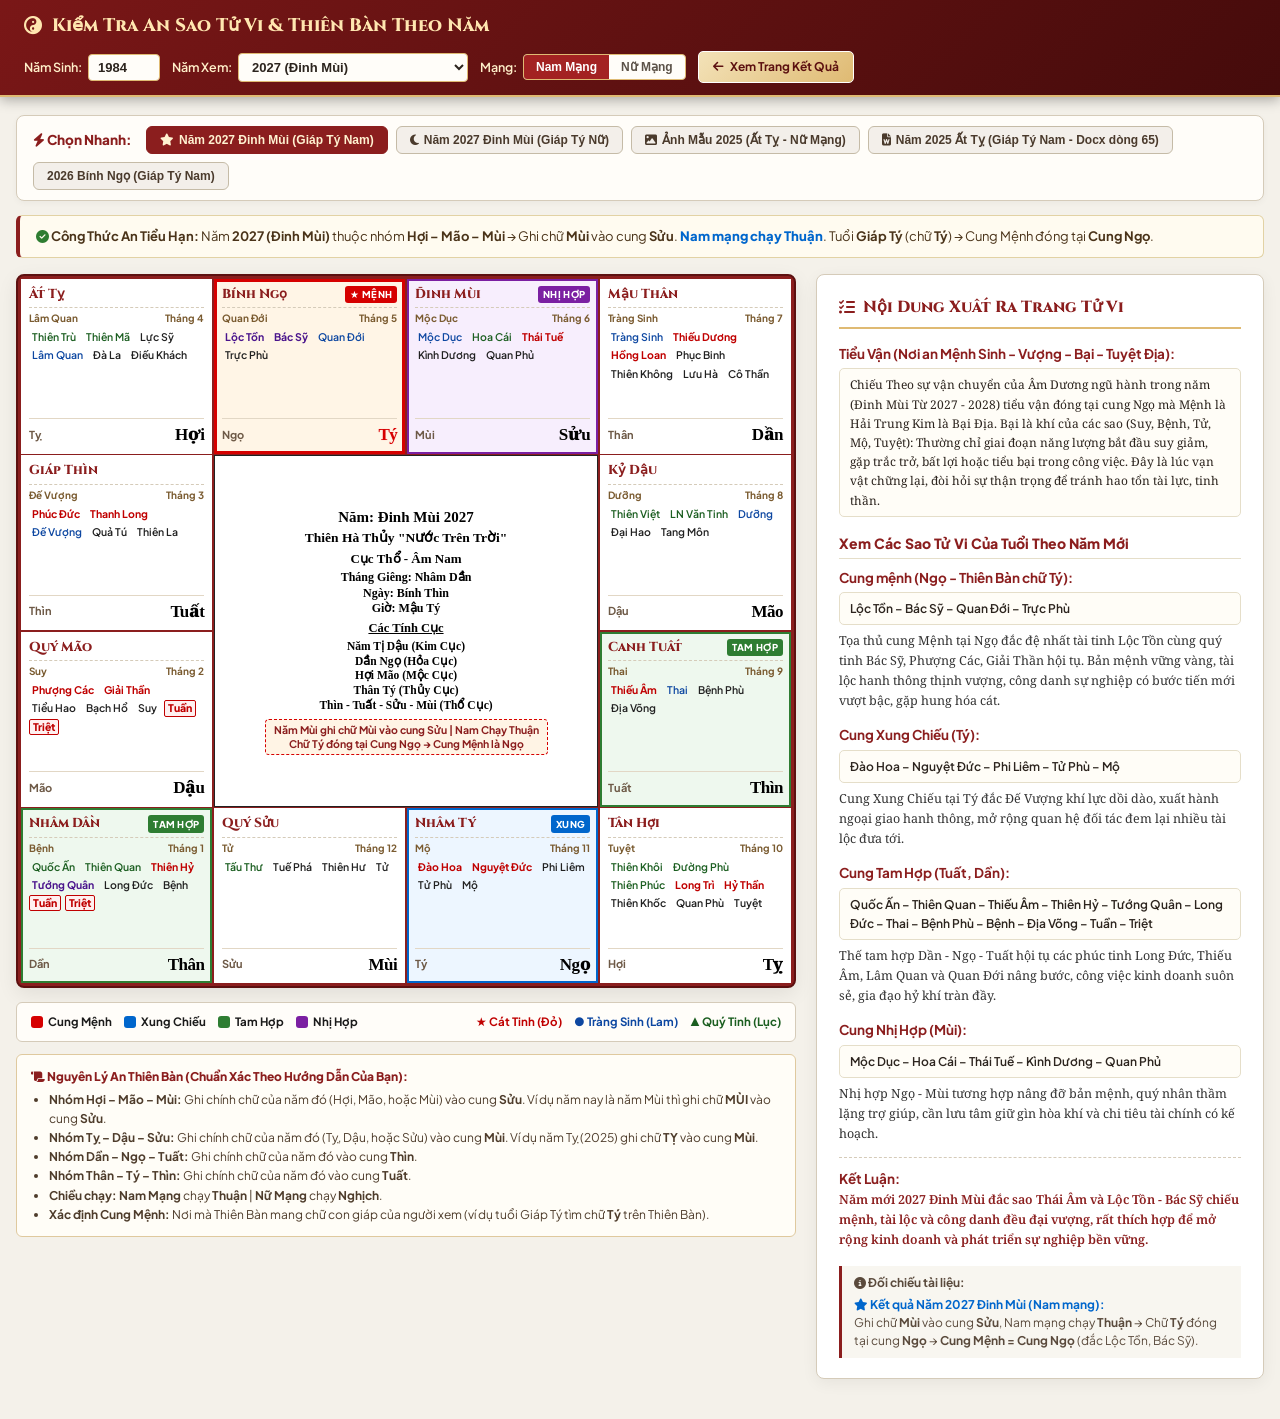
<file: XEM TỬ VI & XÔNG ĐẤT ĐẦU NĂM/Tử Vi Theo Năm/kiem-tra-an-sao.html>
﻿<!DOCTYPE html>
<html lang="vi">
<head>
  <!-- Google tag (gtag.js) -->
  <script async src="https://www.googletagmanager.com/gtag/js?id=G-EKKXRN1DLL"></script>
  <script>
    window.dataLayer = window.dataLayer || [];
    function gtag(){dataLayer.push(arguments);}
    gtag('js', new Date());

    gtag('config', 'G-EKKXRN1DLL');
  </script>
  <meta charset="UTF-8">
  <meta name="viewport" content="width=device-width, initial-scale=1.0">
  <title>Kiểm Tra Bảng An Sao Tử Vi & Thiên Bàn Theo Năm</title>
  <link rel="preconnect" href="https://fonts.googleapis.com">
  <link rel="preconnect" href="https://fonts.gstatic.com" crossorigin>
  <link href="https://fonts.googleapis.com/css2?family=Cinzel:wght@600;700;800&family=Noto+Serif:ital,wght@0,400;0,600;0,700;1,400&family=Plus+Jakarta+Sans:wght@400;500;600;700;800&display=swap" rel="stylesheet">
  <link rel="stylesheet" href="https://cdnjs.cloudflare.com/ajax/libs/font-awesome/6.5.1/css/all.min.css">

  <style>
    * {
      box-sizing: border-box;
      margin: 0;
      padding: 0;
    }

    body {
      background-color: #F4F1EA;
      color: #1A1A1A;
      font-family: 'Plus Jakarta Sans', sans-serif;
      font-size: 13.5px;
      line-height: 1.5;
    }

    /* Header Bar */
    .header-bar {
      background: linear-gradient(135deg, #7A1717 0%, #450B0B 100%);
      border-bottom: 2px solid #DFBA73;
      padding: 12px 24px;
      color: #FFF2D1;
      position: sticky;
      top: 0;
      z-index: 1000;
      box-shadow: 0 3px 12px rgba(0,0,0,0.3);
    }

    .header-inner {
      max-width: 1340px;
      margin: 0 auto;
      display: flex;
      flex-wrap: wrap;
      align-items: center;
      justify-content: space-between;
      gap: 12px;
    }

    .brand-title {
      font-family: 'Cinzel', serif;
      font-size: 18px;
      font-weight: 800;
      color: #FFE6B0;
      display: flex;
      align-items: center;
      gap: 10px;
    }

    .ctrl-box {
      display: flex;
      flex-wrap: wrap;
      align-items: center;
      gap: 12px;
    }

    .ctrl-group {
      display: flex;
      align-items: center;
      gap: 6px;
      font-size: 12.5px;
      font-weight: 600;
      color: #FFEFC9;
    }

    .ctrl-input, .ctrl-select {
      background: #FFFDF9;
      border: 1px solid #DFBA73;
      padding: 5px 9px;
      border-radius: 4px;
      font-size: 13px;
      font-weight: 600;
      color: #2C241E;
      outline: none;
    }

    .gender-btn-group {
      display: flex;
      border: 1px solid #DFBA73;
      border-radius: 4px;
      overflow: hidden;
      background: #FFFDF9;
    }

    .gender-btn {
      padding: 5px 12px;
      border: none;
      background: transparent;
      cursor: pointer;
      font-weight: 700;
      font-size: 12px;
      color: #5C5248;
      transition: all 0.15s;
    }

    .gender-btn.active {
      background: #A32222;
      color: #fff;
    }

    .btn-action {
      background: linear-gradient(135deg, #F3E2B8 0%, #DFBA73 100%);
      color: #5C1010;
      border: 1px solid #fff;
      padding: 6px 14px;
      border-radius: 5px;
      font-size: 12px;
      font-weight: 700;
      cursor: pointer;
      display: inline-flex;
      align-items: center;
      gap: 6px;
      text-decoration: none;
      transition: all 0.2s;
    }

    .btn-action:hover {
      background: #FFE6B0;
      transform: translateY(-1px);
    }

    /* Main Container */
    .container {
      max-width: 1340px;
      margin: 18px auto 40px auto;
      padding: 0 16px;
    }

    /* Presets Bar */
    .presets-bar {
      display: flex;
      flex-wrap: wrap;
      align-items: center;
      gap: 8px;
      margin-bottom: 14px;
      background: #FFFDF9;
      border: 1px solid #D5CBB9;
      border-radius: 8px;
      padding: 10px 16px;
      box-shadow: 0 2px 6px rgba(0,0,0,0.04);
    }

    .preset-btn {
      background: #F3EFEA;
      border: 1px solid #C5BBA7;
      padding: 6px 13px;
      border-radius: 6px;
      font-size: 12px;
      font-weight: 700;
      color: #4A3A2C;
      cursor: pointer;
      transition: all 0.15s;
      display: inline-flex;
      align-items: center;
      gap: 5px;
    }

    .preset-btn:hover {
      background: #E8DCC8;
      border-color: #8B1E1E;
    }

    .preset-btn.active {
      background: #8B1E1E;
      color: #FFF2D1;
      border-color: #8B1E1E;
    }

    .rule-info-bar {
      background: #FFFBF0;
      border: 1px solid #E2D2A4;
      border-left: 4px solid #8B1E1E;
      border-radius: 6px;
      padding: 10px 16px;
      margin-bottom: 16px;
      font-size: 13px;
      line-height: 1.6;
      color: #4A3319;
    }

    /* Layout: 2 Columns (Grid + Output Summary) */
    .layout-cols {
      display: grid;
      grid-template-columns: 1fr;
      gap: 20px;
    }

    @media (min-width: 1040px) {
      .layout-cols {
        grid-template-columns: 780px 1fr;
      }
    }

    /* 4x4 Tử Vi Board */
    .tuvi-board-wrapper {
      background: #FFFFFF;
      border: 2px solid #5C1010;
      border-radius: 8px;
      box-shadow: 0 6px 20px rgba(0,0,0,0.08);
      padding: 3px;
      background-color: #8B1E1E;
    }

    .tuvi-board {
      display: grid;
      grid-template-columns: repeat(4, 1fr);
      grid-template-rows: 175px 175px 175px 175px;
      gap: 1.5px;
      background-color: #8B1E1E;
    }

    /* 12 Palace Cells */
    .cung-cell {
      background: #FFFFFF;
      padding: 6px 8px;
      position: relative;
      display: flex;
      flex-direction: column;
      justify-content: space-between;
      overflow: hidden;
      transition: all 0.2s;
    }

    .cung-cell:hover {
      background: #FFFDF5;
    }

    /* Highlight Active Palaces */
    .cung-cell.is-menh {
      background: #FFF5E6 !important;
      outline: 3px solid #D60000;
      outline-offset: -3px;
      z-index: 5;
    }

    .cung-cell.is-xung {
      background: #EDF6FF !important;
      outline: 2.5px solid #0066CC;
      outline-offset: -2.5px;
      z-index: 4;
    }

    .cung-cell.is-tamhop {
      background: #EEF8EE !important;
      outline: 2.5px solid #2E7D32;
      outline-offset: -2.5px;
      z-index: 4;
    }

    .cung-cell.is-nhihop {
      background: #F7EEFD !important;
      outline: 2.5px solid #7B1FA2;
      outline-offset: -2.5px;
      z-index: 4;
    }

    .cung-header {
      display: flex;
      justify-content: space-between;
      align-items: center;
      border-bottom: 1px dashed #D5CBB9;
      padding-bottom: 3px;
      margin-bottom: 3px;
    }

    .cung-can-chi {
      font-weight: 800;
      font-size: 13px;
      color: #8B1E1E;
      font-family: 'Cinzel', serif;
    }

    .cung-badge {
      font-size: 9.5px;
      font-weight: 800;
      padding: 1.5px 5px;
      border-radius: 3px;
      text-transform: uppercase;
      letter-spacing: 0.3px;
    }

    .badge-menh { background: #D60000; color: #fff; }
    .badge-xung { background: #0066CC; color: #fff; }
    .badge-tamhop { background: #2E7D32; color: #fff; }
    .badge-nhihop { background: #7B1FA2; color: #fff; }

    .cung-sub-header {
      display: flex;
      justify-content: space-between;
      font-size: 10px;
      color: #7A5B30;
      font-weight: 700;
      margin-bottom: 3px;
    }

    .cung-stars {
      flex: 1;
      display: flex;
      flex-wrap: wrap;
      align-content: flex-start;
      gap: 2px 4px;
      font-size: 10.5px;
      line-height: 1.35;
      overflow-y: auto;
      max-height: 90px;
    }

    .star-tag {
      display: inline-block;
      white-space: nowrap;
      padding: 1px 3px;
      border-radius: 2px;
    }

    .star-red { color: #C00000; font-weight: 700; }
    .star-green { color: #1B5E20; font-weight: 600; }
    .star-blue { color: #0D47A1; font-weight: 600; }
    .star-purple { color: #4A148C; font-weight: 700; }
    .star-black { color: #212121; font-weight: 600; }
    .star-boxed {
      border: 1px solid #C00000;
      color: #C00000;
      font-weight: 800;
      padding: 0 3px;
      background: #FFF0F0;
    }

    /* Thiên Bàn inner label in cell - EXACTLY AS IN USER'S PHOTO */
    .cung-thien-ban-bar {
      display: flex;
      justify-content: space-between;
      align-items: center;
      border-top: 1px solid #E2D7C5;
      padding-top: 3px;
      margin-top: 3px;
    }

    .cung-dia-ban-label {
      font-size: 11px;
      font-weight: 700;
      color: #6E5A47;
    }

    /* The BOLD THIÊN BÀN CHI exactly like "Mùi", "Ngọ", "Tỵ", "Thìn" in user screenshot */
    .cung-thien-ban-chi {
      font-size: 17px;
      font-weight: 900;
      color: #000000;
      font-family: 'Times New Roman', 'Noto Serif', serif;
      letter-spacing: -0.5px;
    }

    .cung-cell.is-menh .cung-thien-ban-chi {
      color: #D60000;
      text-shadow: 0 0 1px #FFAAAA;
    }

    /* Center 2x2 Box of Board - REPLICATING USER'S SCREENSHOT 100% */
    .board-center {
      grid-column: 2 / span 2;
      grid-row: 2 / span 2;
      background: #FFFFFF;
      border: 1.5px solid #222222;
      display: flex;
      flex-direction: column;
      justify-content: center;
      align-items: center;
      text-align: center;
      padding: 12px 14px;
      position: relative;
      font-family: 'Times New Roman', serif;
      line-height: 1.35;
      color: #000000;
    }

    .center-line-nam {
      font-size: 15px;
      font-weight: 800;
      margin-bottom: 2px;
    }

    .center-line-napam {
      font-size: 13.5px;
      font-weight: 700;
      margin-bottom: 2px;
    }

    .center-line-cuc {
      font-size: 13px;
      font-weight: 800;
      margin-bottom: 3px;
    }

    .center-line-meta {
      font-size: 12px;
      font-weight: 600;
      line-height: 1.3;
    }

    .center-line-divider {
      font-weight: 800;
      font-size: 12.5px;
      margin: 3px 0 2px 0;
      text-decoration: underline;
    }

    .center-line-cuc-list {
      font-size: 11.5px;
      font-weight: 600;
      line-height: 1.28;
    }

    .center-rule-tag {
      margin-top: 6px;
      font-family: 'Plus Jakarta Sans', sans-serif;
      font-size: 10.5px;
      font-weight: 700;
      color: #8B1E1E;
      background: #FFF4E5;
      border: 1px dashed #D60000;
      border-radius: 4px;
      padding: 3px 8px;
      text-align: center;
      line-height: 1.35;
    }

    /* Right Column: Output Summary */
    .summary-card {
      background: #FFFFFF;
      border: 1px solid #D5CBB9;
      border-radius: 8px;
      padding: 20px 22px;
      box-shadow: 0 4px 16px rgba(0,0,0,0.06);
    }

    .summary-title {
      font-family: 'Cinzel', serif;
      font-size: 16px;
      font-weight: 800;
      color: #8B1E1E;
      border-bottom: 2px solid #DFBA73;
      padding-bottom: 8px;
      margin-bottom: 14px;
      display: flex;
      align-items: center;
      gap: 8px;
    }

    .summary-item {
      margin-bottom: 13px;
      line-height: 1.6;
    }

    .summary-item strong {
      color: #8B1E1E;
      font-weight: 700;
    }

    .stars-block {
      background: #FFFDF7;
      border: 1px solid #E5DEC9;
      border-radius: 5px;
      padding: 6px 10px;
      margin: 4px 0 6px 0;
      font-size: 12px;
      color: #2C241E;
      font-weight: 600;
    }

    .meaning-block {
      font-size: 12.5px;
      color: #333;
      font-family: 'Noto Serif', serif;
      line-height: 1.6;
    }

    .legend-box {
      margin-top: 14px;
      padding: 10px 14px;
      border: 1px solid #D5CBB9;
      border-radius: 6px;
      background: #FFFDF9;
      display: flex;
      flex-wrap: wrap;
      gap: 12px;
      font-size: 11.5px;
      font-weight: 600;
    }

    .legend-item {
      display: flex;
      align-items: center;
      gap: 5px;
    }

    .legend-dot {
      width: 12px;
      height: 12px;
      border-radius: 3px;
    }
  </style>
</head>
<body>

  <!-- Header Bar -->
  <div class="header-bar">
    <div class="header-inner">
      <div class="brand-title">
        <i class="fa-solid fa-yin-yang"></i> Kiểm Tra An Sao Tử Vi & Thiên Bàn Theo Năm
      </div>

      <div class="ctrl-box">
        <!-- Năm Sinh -->
        <div class="ctrl-group">
          <label for="ctrlNamSinh">Năm Sinh:</label>
          <input type="number" id="ctrlNamSinh" class="ctrl-input" value="1984" min="1930" max="2030" style="width: 72px;" oninput="updateAll()">
        </div>

        <!-- Năm Xem -->
        <div class="ctrl-group">
          <label for="ctrlNamXem">Năm Xem:</label>
          <select id="ctrlNamXem" class="ctrl-select" onchange="updateAll()">
            <option value="2027" selected>2027 (Đinh Mùi)</option>
            <option value="2026">2026 (Bính Ngọ)</option>
            <option value="2025">2025 (Ất Tỵ - Mẫu Ảnh & Docx)</option>
            <option value="2028">2028 (Mậu Thân)</option>
            <option value="2029">2029 (Kỷ Dậu)</option>
            <option value="2030">2030 (Canh Tuất)</option>
          </select>
        </div>

        <!-- Giới Tính -->
        <div class="ctrl-group">
          <label>Mạng:</label>
          <div class="gender-btn-group">
            <button type="button" class="gender-btn active" id="btnNam" onclick="setGender('Nam')">Nam Mạng</button>
            <button type="button" class="gender-btn" id="btnNu" onclick="setGender('Nu')">Nữ Mạng</button>
          </div>
        </div>

        <a href="index.html" class="btn-action">
          <i class="fa-solid fa-arrow-left"></i> Xem Trang Kết Quả
        </a>
      </div>
    </div>
  </div>

  <div class="container">

    <!-- Quick Presets -->
    <div class="presets-bar">
      <span style="font-weight: 800; color: #8B1E1E; margin-right: 6px;">
        <i class="fa-solid fa-bolt"></i> Chọn Nhanh:
      </span>
      <button type="button" class="preset-btn active" id="presetBtn2027Nam" onclick="applyPreset(1984, 2027, 'Nam')">
        <i class="fa-solid fa-star"></i> Năm 2027 Đinh Mùi (Giáp Tý Nam)
      </button>
      <button type="button" class="preset-btn" id="presetBtn2027Nu" onclick="applyPreset(1984, 2027, 'Nu')">
        <i class="fa-solid fa-moon"></i> Năm 2027 Đinh Mùi (Giáp Tý Nữ)
      </button>
      <button type="button" class="preset-btn" id="presetBtnPhoto2025" onclick="applyPreset(1984, 2025, 'Nu')">
        <i class="fa-solid fa-image"></i> Ảnh Mẫu 2025 (Ất Tỵ - Nữ Mạng)
      </button>
      <button type="button" class="preset-btn" id="presetBtnDocx2025" onclick="applyPreset(1984, 2025, 'Nam')">
        <i class="fa-solid fa-file-word"></i> Năm 2025 Ất Tỵ (Giáp Tý Nam - Docx dòng 65)
      </button>
      <button type="button" class="preset-btn" onclick="applyPreset(1984, 2026, 'Nam')">
        2026 Bính Ngọ (Giáp Tý Nam)
      </button>
    </div>

    <!-- Rule Info Bar: Universal Formula requested by User -->
    <div class="rule-info-bar" id="txtRuleBar">
      <!-- Generated by JS -->
    </div>

    <div class="layout-cols">

      <!-- Left: 4x4 Lá Số Tử Vi Grid with THIÊN BÀN -->
      <div>
        <div class="tuvi-board-wrapper">
          <div class="tuvi-board" id="tuviBoard">
            <!-- 12 Cung and Center will be rendered by JS -->
          </div>
        </div>

        <!-- Legend -->
        <div class="legend-box">
          <div class="legend-item"><span class="legend-dot" style="background:#D60000;"></span> <strong>Cung Mệnh</strong></div>
          <div class="legend-item"><span class="legend-dot" style="background:#0066CC;"></span> <strong>Xung Chiếu</strong></div>
          <div class="legend-item"><span class="legend-dot" style="background:#2E7D32;"></span> <strong>Tam Hợp</strong></div>
          <div class="legend-item"><span class="legend-dot" style="background:#7B1FA2;"></span> <strong>Nhị Hợp</strong></div>
          <div class="legend-item" style="margin-left:auto; color:#C00000; font-weight:700;">★ Cát Tinh (Đỏ)</div>
          <div class="legend-item" style="color:#0D47A1; font-weight:700;">● Tràng Sinh (Lam)</div>
          <div class="legend-item" style="color:#1B5E20; font-weight:700;">▲ Quý Tinh (Lục)</div>
        </div>

        <!-- Formula Note Box -->
        <div style="margin-top:12px; background:#FFFDF7; border:1px solid #DFC99E; border-radius:6px; padding:12px 14px; font-size:12px; line-height:1.6; color:#4E3C2B;">
          <div style="font-weight:800; color:#8B1E1E; margin-bottom:4px;">
            <i class="fa-solid fa-scroll"></i> Nguyên Lý An Thiên Bàn (Chuẩn Xác Theo Hướng Dẫn Của Bạn):
          </div>
          <ul style="padding-left:18px; margin:0;">
            <li><strong>Nhóm Hợi – Mão – Mùi:</strong> Ghi chính chữ của năm đó (Hợi, Mão, hoặc Mùi) vào cung <strong>Sửu</strong>. Ví dụ năm nay là năm Mùi thì ghi chữ <strong>MÙI</strong> vào cung <strong>Sửu</strong>.</li>
            <li><strong>Nhóm Tỵ – Dậu – Sửu:</strong> Ghi chính chữ của năm đó (Tỵ, Dậu, hoặc Sửu) vào cung <strong>Mùi</strong>. Ví dụ năm Tỵ (2025) ghi chữ <strong>TỴ</strong> vào cung <strong>Mùi</strong>.</li>
            <li><strong>Nhóm Dần – Ngọ – Tuất:</strong> Ghi chính chữ của năm đó vào cung <strong>Thìn</strong>.</li>
            <li><strong>Nhóm Thân – Tý – Thìn:</strong> Ghi chính chữ của năm đó vào cung <strong>Tuất</strong>.</li>
            <li><strong>Chiều chạy:</strong> <strong>Nam Mạng</strong> chạy <strong>Thuận</strong> | <strong>Nữ Mạng</strong> chạy <strong>Nghịch</strong>.</li>
            <li><strong>Xác định Cung Mệnh:</strong> Nơi mà Thiên Bàn mang chữ con giáp của người xem (ví dụ tuổi Giáp Tý tìm chữ <strong>Tý</strong> trên Thiên Bàn).</li>
          </ul>
        </div>
      </div>

      <!-- Right: Formatted Output for Web Application -->
      <div class="summary-card">
        <h3 class="summary-title">
          <i class="fa-solid fa-list-check"></i> Nội Dung Xuất Ra Trang Tử Vi
        </h3>

        <!-- Tiểu Vận -->
        <div class="summary-item">
          <strong>Tiểu Vận (Nơi an Mệnh Sinh - Vượng - Bại - Tuyệt Địa):</strong>
          <div class="stars-block" id="outTieuVanLine" style="font-family:'Noto Serif',serif; font-weight:normal; line-height:1.6;">
            <!-- Generated -->
          </div>
        </div>

        <div style="font-weight: 800; font-size: 14px; color: #8B1E1E; margin: 16px 0 8px 0; border-bottom: 1px solid #E5DEC9; padding-bottom: 4px;">
          Xem Các Sao Tử Vi Của Tuổi Theo Năm Mới
        </div>

        <!-- Cung Mệnh -->
        <div class="summary-item">
          <strong>Cung mệnh (<span id="txtChiMenh">Ngọ</span> - Thiên Bàn chữ <span id="txtChiMenhTB">Tý</span>):</strong>
          <div class="stars-block" id="outStarsMenh"></div>
          <div class="meaning-block" id="outMeaningMenh"></div>
        </div>

        <!-- Cung Xung Chiếu -->
        <div class="summary-item">
          <strong>Cung Xung Chiếu (<span id="txtChiXung">Tý</span>):</strong>
          <div class="stars-block" id="outStarsXung"></div>
          <div class="meaning-block" id="outMeaningXung"></div>
        </div>

        <!-- Cung Tam Hợp -->
        <div class="summary-item">
          <strong>Cung Tam Hợp (<span id="txtChiTamHop">Dần, Tuất</span>):</strong>
          <div class="stars-block" id="outStarsTamHop"></div>
          <div class="meaning-block" id="outMeaningTamHop"></div>
        </div>

        <!-- Cung Nhị Hợp -->
        <div class="summary-item">
          <strong>Cung Nhị Hợp (<span id="txtChiNhiHop">Mùi</span>):</strong>
          <div class="stars-block" id="outStarsNhiHop"></div>
          <div class="meaning-block" id="outMeaningNhiHop"></div>
        </div>

        <!-- Kết Luận -->
        <div class="summary-item" style="border-top:1px dashed #D5CBB9; padding-top:10px; margin-top:12px;">
          <strong>Kết Luận:</strong>
          <div class="meaning-block" id="outKetLuan" style="font-weight:600; color:#8B1E1E;"></div>
        </div>

        <!-- Comparison note -->
        <div style="margin-top:16px; background:#F8F6F0; border-left:3px solid #8B1E1E; padding:8px 12px; font-size:12px; line-height:1.5; color:#5A4A3C;">
          <strong><i class="fa-solid fa-circle-info"></i> Đối chiếu tài liệu:</strong>
          <div id="txtDocxCompare" style="margin-top:4px;">
            Đang hiển thị kết quả tính toán tự động.
          </div>
        </div>

      </div>

    </div>

  </div>

  <script>
    const THIEN_CAN = ['Giáp', 'Ất', 'Bính', 'Đinh', 'Mậu', 'Kỷ', 'Canh', 'Tân', 'Nhâm', 'Quý'];
    const DIA_CHI = ['Tý', 'Sửu', 'Dần', 'Mão', 'Thìn', 'Tỵ', 'Ngọ', 'Mùi', 'Thân', 'Dậu', 'Tuất', 'Hợi'];

    let currentGender = 'Nam';

    // 4x4 Grid Board Coordinates (Fixed Địa Bàn layout):
    // Row 1: Tỵ (5), Ngọ (6), Mùi (7), Thân (8)
    // Row 2: Thìn (4), [Center], [Center], Dậu (9)
    // Row 3: Mão (3), [Center], [Center], Tuất (10)
    // Row 4: Dần (2), Sửu (1), Tý (0), Hợi (11)
    const BOARD_POSITIONS = [
      { chiIdx: 5, col: 1, row: 1 }, // Tỵ (Top-Left)
      { chiIdx: 6, col: 2, row: 1 }, // Ngọ (Top-Center-Left)
      { chiIdx: 7, col: 3, row: 1 }, // Mùi (Top-Center-Right)
      { chiIdx: 8, col: 4, row: 1 }, // Thân (Top-Right)
      { chiIdx: 9, col: 4, row: 2 }, // Dậu (Right-Upper)
      { chiIdx: 10, col: 4, row: 3 }, // Tuất (Right-Lower)
      { chiIdx: 11, col: 4, row: 4 }, // Hợi (Bottom-Right)
      { chiIdx: 0, col: 3, row: 4 },  // Tý (Bottom-Center-Right)
      { chiIdx: 1, col: 2, row: 4 },  // Sửu (Bottom-Center-Left)
      { chiIdx: 2, col: 1, row: 4 },  // Dần (Bottom-Left)
      { chiIdx: 3, col: 1, row: 3 },  // Mão (Left-Lower)
      { chiIdx: 4, col: 1, row: 2 }   // Thìn (Left-Upper)
    ];

    const DIA_CHI_CUC_MAP = {
      'Tỵ': { cuc: 'Kim Cục', khoiTS: 5 },
      'Dậu': { cuc: 'Kim Cục', khoiTS: 5 },
      'Dần': { cuc: 'Hỏa Cục', khoiTS: 2 },
      'Ngọ': { cuc: 'Hỏa Cục', khoiTS: 2 },
      'Hợi': { cuc: 'Mộc Cục', khoiTS: 11 },
      'Mão': { cuc: 'Mộc Cục', khoiTS: 11 },
      'Thân': { cuc: 'Thủy Cục', khoiTS: 8 },
      'Tý': { cuc: 'Thủy Cục', khoiTS: 8 },
      'Thìn': { cuc: 'Thổ Cục', khoiTS: 8 },
      'Tuất': { cuc: 'Thổ Cục', khoiTS: 8 },
      'Sửu': { cuc: 'Thổ Cục', khoiTS: 8 },
      'Mùi': { cuc: 'Thổ Cục', khoiTS: 8 }
    };

    const NHI_HOP_PAIRS = {
      0: 1, 1: 0,
      2: 11, 11: 2,
      3: 10, 10: 3,
      4: 9, 9: 4,
      5: 8, 8: 5,
      6: 7, 7: 6
    };

    const BANG_NOI_AN_MENH = {
      'Kim': { sinh: 'Tỵ', vuong: 'Dậu', bai: 'Ngọ', tuyet: 'Dần' },
      'Mộc': { sinh: 'Hợi', vuong: 'Mão', bai: 'Tý', tuyet: 'Thân' },
      'Hỏa': { sinh: 'Dần', vuong: 'Ngọ', bai: 'Mão', tuyet: 'Hợi' },
      'Thủy': { sinh: 'Thân', vuong: 'Tý', bai: 'Dậu', tuyet: 'Tỵ' },
      'Thổ': { sinh: 'Thân', vuong: 'Tý', bai: 'Dậu', tuyet: 'Tỵ' }
    };

    const Y_NGHIA_DIA_THE = {
      'Sinh': 'Sinh là khí của sao (Tràng Sinh): Đại diện cho giai đoạn khởi đầu, vạn vật bắt đầu sinh sôi, nảy nở, hình thành sự sống mới. Trong lá số, cung có Tràng Sinh thường mang ý nghĩa về sự phát triển, sinh khí, sức sống dồi dào, khởi đầu hanh thông và có khả năng phục hồi tốt.',
      'Vượng': 'Vượng là khí của sao (Đế Vượng): Đại diện cho thời kỳ đỉnh cao, cường thịnh và phát triển mạnh mẽ nhất của năng lượng (như người đang ở độ tuổi tráng niên, sung sức nhất). Thể hiện sự thành đạt, uy quyền, tài năng nở rộ và đạt nhiều thành tựu lớn.',
      'Bại': 'Bại là khí của các sao (Suy, Bệnh, Tử, Mộ, Tuyệt): Thường chỉ giai đoạn năng lượng bắt đầu suy giảm, gặp trắc trở, bất lợi hoặc tiểu bại trong công việc. Đây là lúc vạn vật chững lại, đòi hỏi sự thận trọng để tránh hao tổn tài lực, tinh thần.',
      'Tuyệt': 'Tuyệt là (Tuyệt địa): Đại diện cho điểm tận cùng của một chu kỳ, nơi năng lượng suy kiệt hoàn toàn, vạn vật thu gọn lại để chuẩn bị cho một vòng tuần hoàn mới (tương tự như hạt giống nằm sâu trong đất). Cung có Tuyệt thường mang tính chất cô độc, khép kín, dễ gặp thử thách lớn nhưng cũng là tiền đề để chuyển hóa, đổi mới.',
      'Bình Hòa': 'Bình hòa: Đại diện cho các trạng thái trung gian ổn định và đều đặn, duy trì nhịp sống êm ả, an toàn, ít biến động sóng gió, bản mệnh tích lũy nội lực vững vàng.'
    };

    const STAR_ORDER = [
      'Phúc Đức', 'Thiên Khôi', 'Thiên Việt', 'LN Văn Tinh', 'Quốc Ấn', 'Đường Phù', 'Thiên Phúc', 'Thiên Quan', 'Thiên Trù', 'Thiên Mã',
      'Lộc Tồn', 'Bác Sỹ', 'Lực Sỹ', 'Thanh Long', 'Tràng Sinh', 'Đế Vượng', 'Lâm Quan', 'Quan Đới', 'Mộc Dục', 'Thiếu Dương', 'Thiếu Âm',
      'Hồng Loan', 'Đào Hoa', 'Thiên Hỷ', 'Hoa Cái', 'Long Trì', 'Phượng Các', 'Giải Thần', 'Nguyệt Đức', 'Tấu Thư', 'Hỷ Thần', 'Tướng Quân',
      'Thái Tuế', 'Long Đức', 'Dưỡng', 'Thai', 'Phi Liêm', 'Tiểu Hao', 'Đại Hao', 'Đà La', 'Kình Dương', 'Bạch Hổ', 'Tang Môn', 'Tuế Phá',
      'Thiên Khốc', 'Thiên Hư', 'Bệnh Phù', 'Quan Phù', 'Tử Phù', 'Điếu Khách', 'Trực Phù', 'Phục Binh', 'Quan Phủ', 'Thiên Không', 'Lưu Hà',
      'Cô Thần', 'Quả Tú', 'Suy', 'Bệnh', 'Tử', 'Mộ', 'Tuyệt', 'Thiên La', 'Địa Võng', 'Tuần', 'Triệt'
    ];

    function sortStars(list) {
      return list.slice().sort((a, b) => {
        let ia = STAR_ORDER.indexOf(a);
        let ib = STAR_ORDER.indexOf(b);
        if (ia === -1) ia = 999;
        if (ib === -1) ib = 999;
        return ia - ib;
      });
    }

    function getStarClass(name) {
      if (['Tuần', 'Triệt'].includes(name)) return 'star-boxed';
      if (['Phúc Đức', 'Thái Tuế', 'Thiếu Dương', 'Thiếu Âm', 'Hồng Loan', 'Đào Hoa', 'Thiên Hỷ', 'Long Trì', 'Phượng Các', 'Giải Thần', 'Nguyệt Đức', 'Hỷ Thần', 'Thanh Long'].includes(name)) return 'star-red';
      if (['Thiên Khôi', 'Thiên Việt', 'LN Văn Tinh', 'Quốc Ấn', 'Đường Phù', 'Thiên Phúc', 'Thiên Quan', 'Thiên Trù', 'Thiên Mã', 'Hoa Cái', 'Tấu Thư'].includes(name)) return 'star-green';
      if (['Tràng Sinh', 'Đế Vượng', 'Lâm Quan', 'Quan Đới', 'Mộc Dục', 'Thai', 'Dưỡng'].includes(name)) return 'star-blue';
      if (['Lộc Tồn', 'Bác Sỹ', 'Tướng Quân'].includes(name)) return 'star-purple';
      return 'star-black';
    }

    function getCanChi(year) {
      const canIdx = (year - 4) % 10;
      const chiIdx = (year - 4) % 12;
      const can = THIEN_CAN[canIdx];
      const chi = DIA_CHI[chiIdx];
      const canChi = `${can} ${chi}`;
      
      const NAP_AM_HANH = {
        'Giáp Tý': { napAm: 'Hải Trung Kim', tenNom: 'Vàng Dưới Biển' },
        'Ất Sửu': { napAm: 'Hải Trung Kim', tenNom: 'Vàng Dưới Biển' },
        'Bính Dần': { napAm: 'Lư Trung Hỏa', tenNom: 'Lửa Trong Lò' },
        'Đinh Mão': { napAm: 'Lư Trung Hỏa', tenNom: 'Lửa Trong Lò' },
        'Mậu Thìn': { napAm: 'Đại Lâm Mộc', tenNom: 'Cây Rừng Lớn' },
        'Kỷ Tỵ': { napAm: 'Đại Lâm Mộc', tenNom: 'Cây Rừng Lớn' },
        'Canh Ngọ': { napAm: 'Lộ Bàng Thổ', tenNom: 'Đất Ven Đường' },
        'Tân Mùi': { napAm: 'Lộ Bàng Thổ', tenNom: 'Đất Ven Đường' },
        'Nhâm Thân': { napAm: 'Kiếm Phong Kim', tenNom: 'Vàng Mũi Kiếm' },
        'Quý Dậu': { napAm: 'Kiếm Phong Kim', tenNom: 'Vàng Mũi Kiếm' },
        'Giáp Tuất': { napAm: 'Sơn Đầu Hỏa', tenNom: 'Lửa Đầu Núi' },
        'Ất Hợi': { napAm: 'Sơn Đầu Hỏa', tenNom: 'Lửa Đầu Núi' },
        'Bính Tý': { napAm: 'Giản Hạ Thủy', tenNom: 'Nước Dưới Khe' },
        'Đinh Sửu': { napAm: 'Giản Hạ Thủy', tenNom: 'Nước Dưới Khe' },
        'Mậu Dần': { napAm: 'Thành Đầu Thổ', tenNom: 'Đất Đầu Thành' },
        'Kỷ Mão': { napAm: 'Thành Đầu Thổ', tenNom: 'Đất Đầu Thành' },
        'Canh Thìn': { napAm: 'Bạch Lạp Kim', tenNom: 'Vàng Sáp Ong' },
        'Tân Tỵ': { napAm: 'Bạch Lạp Kim', tenNom: 'Vàng Sáp Ong' },
        'Nhâm Ngọ': { napAm: 'Dương Liễu Mộc', tenNom: 'Cây Dương Liễu' },
        'Quý Mùi': { napAm: 'Dương Liễu Mộc', tenNom: 'Cây Dương Liễu' },
        'Giáp Thân': { napAm: 'Tuyền Trung Thủy', tenNom: 'Nước Trong Giếng' },
        'Ất Dậu': { napAm: 'Tuyền Trung Thủy', tenNom: 'Nước Trong Giếng' },
        'Bính Tuất': { napAm: 'Ốc Thượng Thổ', tenNom: 'Đất Nóc Nhà' },
        'Đinh Hợi': { napAm: 'Ốc Thượng Thổ', tenNom: 'Đất Nóc Nhà' },
        'Mậu Tý': { napAm: 'Tích Lịch Hỏa', tenNom: 'Lửa Sấm Sét' },
        'Kỷ Sửu': { napAm: 'Tích Lịch Hỏa', tenNom: 'Lửa Sấm Sét' },
        'Canh Dần': { napAm: 'Tùng Bách Mộc', tenNom: 'Gỗ Tùng Bách' },
        'Tân Mão': { napAm: 'Tùng Bách Mộc', tenNom: 'Gỗ Tùng Bách' },
        'Nhâm Thìn': { napAm: 'Trường Lưu Thủy', tenNom: 'Nước Chảy Dài' },
        'Quý Tỵ': { napAm: 'Trường Lưu Thủy', tenNom: 'Nước Chảy Dài' },
        'Giáp Ngọ': { napAm: 'Sa Trung Kim', tenNom: 'Vàng Trong Cát' },
        'Ất Mùi': { napAm: 'Sa Trung Kim', tenNom: 'Vàng Trong Cát' },
        'Bính Thân': { napAm: 'Sơn Hạ Hỏa', tenNom: 'Lửa Dưới Núi' },
        'Đinh Dậu': { napAm: 'Sơn Hạ Hỏa', tenNom: 'Lửa Dưới Núi' },
        'Mậu Tuất': { napAm: 'Bình Địa Mộc', tenNom: 'Cây Đồng Bằng' },
        'Kỷ Hợi': { napAm: 'Bình Địa Mộc', tenNom: 'Cây Đồng Bằng' },
        'Canh Tý': { napAm: 'Bích Thượng Thổ', tenNom: 'Đất Trên Vách' },
        'Tân Sửu': { napAm: 'Bích Thượng Thổ', tenNom: 'Đất Trên Vách' },
        'Nhâm Dần': { napAm: 'Kim Bạch Kim', tenNom: 'Vàng Trắng' },
        'Quý Mão': { napAm: 'Kim Bạch Kim', tenNom: 'Vàng Trắng' },
        'Giáp Thìn': { napAm: 'Phú Đăng Hỏa', tenNom: 'Lửa Ngọn Đèn' },
        'Ất Tỵ': { napAm: 'Phú Đăng Hỏa', tenNom: 'Lửa Ngọn Đèn' },
        'Bính Ngọ': { napAm: 'Thiên Hà Thủy', tenNom: 'Nước Trên Trời' },
        'Đinh Mùi': { napAm: 'Thiên Hà Thủy', tenNom: 'Nước Trên Trời' },
        'Mậu Thân': { napAm: 'Đại Trạch Thổ', tenNom: 'Đất Nhà Lớn' },
        'Kỷ Dậu': { napAm: 'Đại Trạch Thổ', tenNom: 'Đất Nhà Lớn' },
        'Canh Tuất': { napAm: 'Thoa Xuyến Kim', tenNom: 'Vàng Trang Sức' },
        'Tân Hợi': { napAm: 'Thoa Xuyến Kim', tenNom: 'Vàng Trang Sức' }
      };

      const info = NAP_AM_HANH[canChi] || { napAm: 'Hải Trung Kim', tenNom: 'Vàng Dưới Biển' };
      const napAm = info.napAm;
      const tenNom = info.tenNom;
      let hanh = 'Kim';
      if (napAm.includes('Hỏa')) hanh = 'Hỏa';
      else if (napAm.includes('Thủy')) hanh = 'Thủy';
      else if (napAm.includes('Mộc')) hanh = 'Mộc';
      else if (napAm.includes('Thổ')) hanh = 'Thổ';

      return { can, chi, canChi, napAm, tenNom, hanh, canIdx, chiIdx };
    }

    // -------------------------------------------------------------
    // AN THIÊN BÀN (TIỂU HẠN HÀNG NĂM) - CHUẨN XÁC THEO HƯỚNG DẪN CỦA BẠN:
    // - Năm Hợi, Mão, Mùi: ghi chữ của năm (Hợi/Mão/Mùi) vào cung Sửu
    // - Năm Tỵ, Dậu, Sửu: ghi chữ của năm (Tỵ/Dậu/Sửu) vào cung Mùi
    // - Năm Dần, Ngọ, Tuất: ghi chữ của năm vào cung Thìn
    // - Năm Thân, Tý, Thìn: ghi chữ của năm vào cung Tuất
    // - Nam Mạng chạy Thuận, Nữ Mạng chạy Nghịch
    // -------------------------------------------------------------
    function getThienBan(namSinh, namXem, gender) {
      const namInfo = getCanChi(namXem);
      const giaChu = getCanChi(namSinh);
      const chiNamXem = namInfo.chi;
      const isNam = (gender === 'Nam');

      // 1. Cung khởi theo nhóm Tam Hợp của Năm Xem
      let cungKhoi = 1, groupName = 'Hợi – Mão – Mùi';
      if (['Hợi', 'Mão', 'Mùi'].includes(chiNamXem)) {
        cungKhoi = 1; // Cung Sửu
        groupName = 'Hợi – Mão – Mùi';
      } else if (['Tỵ', 'Dậu', 'Sửu'].includes(chiNamXem)) {
        cungKhoi = 7; // Cung Mùi
        groupName = 'Tỵ – Dậu – Sửu';
      } else if (['Dần', 'Ngọ', 'Tuất'].includes(chiNamXem)) {
        cungKhoi = 4; // Cung Thìn
        groupName = 'Dần – Ngọ – Tuất';
      } else if (['Thân', 'Tý', 'Thìn'].includes(chiNamXem)) {
        cungKhoi = 10; // Cung Tuất
        groupName = 'Thân – Tý – Thìn';
      }

      // 2. Chi khởi ghi vào Cung khởi chính là Chi của Năm Xem:
      // Ví dụ: Năm Mùi thì ghi chữ Mùi vào cung Sửu; Năm Tỵ thì ghi chữ Tỵ vào cung Mùi...
      const chiKhoi = DIA_CHI.indexOf(chiNamXem);

      // 3. Chiều chạy: Nam Mạng chạy Thuận, Nữ Mạng chạy Nghịch
      const isThuan = isNam;

      // 4. An 12 Chi vào 12 Cung Địa Bàn
      const thienBanMap = {};
      for (let i = 0; i < 12; i++) {
        const chi = (chiKhoi + i) % 12;
        const cung = isThuan ? (cungKhoi + i) % 12 : (cungKhoi - i + 24) % 12;
        thienBanMap[cung] = chi;
      }

      // 5. Xác định Cung Mệnh của đương số (tìm cung mà Thiên Bàn mang chữ con giáp của tuổi sinh giaChu.chi)
      const targetChiIdx = DIA_CHI.indexOf(giaChu.chi);
      let cungMenh = 2;
      for (let c = 0; c < 12; c++) {
        if (thienBanMap[c] === targetChiIdx) {
          cungMenh = c;
          break;
        }
      }

      return {
        map: thienBanMap,
        cungKhoi,
        chiKhoi,
        groupName,
        isThuan,
        chiNamXem,
        cungMenh
      };
    }

    // -------------------------------------------------------------
    // AN SAO THEO NĂM XEM
    // -------------------------------------------------------------
    function anSaoNam(namXem, gender) {
      const canIdx = (namXem - 4) % 10;
      const chiIdx = (namXem - 4) % 12;
      const canNam = THIEN_CAN[canIdx];
      const chiNam = DIA_CHI[chiIdx];
      const isDuongCan = (canIdx % 2 === 0);
      const isNam = (gender === 'Nam');
      const isThuan = (isDuongCan && isNam) || (!isDuongCan && !isNam);

      const cungSao = [];
      for (let i = 0; i < 12; i++) cungSao.push([]);

      // 1. Vòng Thái Tuế
      const vThaiTue = ['Thái Tuế', 'Thiếu Dương', 'Tang Môn', 'Thiếu Âm', 'Quan Phù', 'Tử Phù', 'Tuế Phá', 'Long Đức', 'Bạch Hổ', 'Phúc Đức', 'Điếu Khách', 'Trực Phù'];
      for (let i = 0; i < 12; i++) {
        cungSao[(chiIdx + i) % 12].push(vThaiTue[i]);
      }

      // 2. Lộc Tồn, Kình Dương, Đà La
      const locTonMap = { 'Giáp': 2, 'Ất': 3, 'Bính': 5, 'Đinh': 6, 'Mậu': 5, 'Kỷ': 6, 'Canh': 8, 'Tân': 9, 'Nhâm': 11, 'Quý': 0 };
      const ltPos = locTonMap[canNam];
      cungSao[ltPos].push('Lộc Tồn');
      cungSao[(ltPos + 1) % 12].push('Kình Dương');
      cungSao[(ltPos + 11) % 12].push('Đà La');

      // 3. Vòng Bác Sĩ (khởi từ Lộc Tồn)
      const vBacSi = ['Bác Sỹ', 'Lực Sỹ', 'Thanh Long', 'Tiểu Hao', 'Tướng Quân', 'Tấu Thư', 'Phi Liêm', 'Hỷ Thần', 'Bệnh Phù', 'Đại Hao', 'Phục Binh', 'Quan Phủ'];
      for (let i = 0; i < 12; i++) {
        const pos = isThuan ? (ltPos + i) % 12 : (ltPos - i + 24) % 12;
        cungSao[pos].push(vBacSi[i]);
      }

      // 4. Vòng Tràng Sinh (khởi theo Cục của Năm Xem)
      const cucInfo = DIA_CHI_CUC_MAP[chiNam] || { cuc: 'Thổ Cục', khoiTS: 8 };
      const tsStart = cucInfo.khoiTS;
      const vTrangSinh = ['Tràng Sinh', 'Mộc Dục', 'Quan Đới', 'Lâm Quan', 'Đế Vượng', 'Suy', 'Bệnh', 'Tử', 'Mộ', 'Tuyệt', 'Thai', 'Dưỡng'];
      for (let i = 0; i < 12; i++) {
        const pos = isThuan ? (tsStart + i) % 12 : (tsStart - i + 24) % 12;
        cungSao[pos].push(vTrangSinh[i]);
      }

      // 5. Phụ Tinh theo Can
      const khoiVietMap = {
        'Giáp': [1, 7], 'Ất': [0, 8], 'Bính': [11, 9], 'Đinh': [11, 9], 'Mậu': [1, 7],
        'Kỷ': [0, 8], 'Canh': [6, 2], 'Tân': [6, 2], 'Nhâm': [3, 5], 'Quý': [3, 5]
      };
      cungSao[khoiVietMap[canNam][0]].push('Thiên Khôi');
      cungSao[khoiVietMap[canNam][1]].push('Thiên Việt');

      const lnVanTinhMap = { 'Giáp': 5, 'Ất': 6, 'Bính': 8, 'Đinh': 9, 'Mậu': 8, 'Kỷ': 9, 'Canh': 11, 'Tân': 0, 'Nhâm': 2, 'Quý': 3 };
      cungSao[lnVanTinhMap[canNam]].push('LN Văn Tinh');

      const quocAnMap = { 'Giáp': 10, 'Ất': 11, 'Bính': 1, 'Đinh': 2, 'Mậu': 1, 'Kỷ': 2, 'Canh': 4, 'Tân': 5, 'Nhâm': 7, 'Quý': 8 };
      cungSao[quocAnMap[canNam]].push('Quốc Ấn');

      const duongPhuMap = { 'Giáp': 7, 'Ất': 8, 'Bính': 10, 'Đinh': 11, 'Mậu': 10, 'Kỷ': 11, 'Canh': 1, 'Tân': 2, 'Nhâm': 4, 'Quý': 5 };
      cungSao[duongPhuMap[canNam]].push('Đường Phù');

      const thienPhucMap = { 'Giáp': 9, 'Ất': 8, 'Bính': 0, 'Đinh': 11, 'Mậu': 3, 'Kỷ': 2, 'Canh': 6, 'Tân': 5, 'Nhâm': 6, 'Quý': 5 };
      cungSao[thienPhucMap[canNam]].push('Thiên Phúc');

      const thienQuanMap = { 'Giáp': 7, 'Ất': 4, 'Bính': 5, 'Đinh': 2, 'Mậu': 3, 'Kỷ': 9, 'Canh': 11, 'Tân': 9, 'Nhâm': 10, 'Quý': 6 };
      cungSao[thienQuanMap[canNam]].push('Thiên Quan');

      const thienTruMap = { 'Giáp': 5, 'Ất': 6, 'Bính': 0, 'Đinh': 5, 'Mậu': 6, 'Kỷ': 8, 'Canh': 2, 'Tân': 6, 'Nhâm': 9, 'Quý': 10 };
      cungSao[thienTruMap[canNam]].push('Thiên Trù');

      const luuHaMap = { 'Giáp': 9, 'Ất': 10, 'Bính': 7, 'Đinh': 8, 'Mậu': 5, 'Kỷ': 6, 'Canh': 4, 'Tân': 3, 'Nhâm': 11, 'Quý': 2 };
      cungSao[luuHaMap[canNam]].push('Lưu Hà');

      // 6. Phụ Tinh theo Chi
      const thienMaMap = { 'Tý': 2, 'Thìn': 2, 'Thân': 2, 'Ngọ': 8, 'Tuất': 8, 'Dần': 8, 'Tỵ': 11, 'Dậu': 11, 'Sửu': 11, 'Hợi': 5, 'Mão': 5, 'Mùi': 5 };
      cungSao[thienMaMap[chiNam]].push('Thiên Mã');

      const daoHoaMap = { 'Tý': 9, 'Thìn': 9, 'Thân': 9, 'Ngọ': 3, 'Tuất': 3, 'Dần': 3, 'Tỵ': 6, 'Dậu': 6, 'Sửu': 6, 'Hợi': 0, 'Mão': 0, 'Mùi': 0 };
      cungSao[daoHoaMap[chiNam]].push('Đào Hoa');

      const hoaCaiMap = { 'Tý': 4, 'Thìn': 4, 'Thân': 4, 'Ngọ': 10, 'Tuất': 10, 'Dần': 10, 'Tỵ': 1, 'Dậu': 1, 'Sửu': 1, 'Hợi': 7, 'Mão': 7, 'Mùi': 7 };
      cungSao[hoaCaiMap[chiNam]].push('Hoa Cái');

      const hlPos = (3 - chiIdx + 24) % 12;
      cungSao[hlPos].push('Hồng Loan');
      cungSao[(hlPos + 6) % 12].push('Thiên Hỷ');

      cungSao[(6 - chiIdx + 24) % 12].push('Thiên Khốc');
      cungSao[(6 + chiIdx) % 12].push('Thiên Hư');

      cungSao[(4 + chiIdx) % 12].push('Long Trì');
      const phuongCacPos = (10 - chiIdx + 24) % 12;
      cungSao[phuongCacPos].push('Phượng Các');
      cungSao[phuongCacPos].push('Giải Thần');

      let coThan = 8, quaTu = 4;
      if ([11, 0, 1].includes(chiIdx)) { coThan = 2; quaTu = 10; }
      else if ([2, 3, 4].includes(chiIdx)) { coThan = 5; quaTu = 1; }
      else if ([5, 6, 7].includes(chiIdx)) { coThan = 8; quaTu = 4; }
      else { coThan = 11; quaTu = 7; }
      cungSao[coThan].push('Cô Thần');
      cungSao[quaTu].push('Quả Tú');

      cungSao[(chiIdx + 5) % 12].push('Nguyệt Đức');
      cungSao[(chiIdx + 1) % 12].push('Thiên Không');
      cungSao[10].push('Địa Võng');
      cungSao[4].push('Thiên La');

      // 7. Tuần Không & Triệt Không
      const tuanOff = (chiIdx - canIdx + 12) % 12;
      const tuanMap = { 0: [10, 11], 10: [8, 9], 8: [6, 7], 6: [4, 5], 4: [2, 3], 2: [0, 1] };
      const tuanPos = tuanMap[tuanOff] || [10, 11];
      cungSao[tuanPos[0]].push('Tuần');
      cungSao[tuanPos[1]].push('Tuần');

      const trietMap = {
        'Giáp': [8, 9], 'Kỷ': [8, 9],
        'Ất': [6, 7], 'Canh': [6, 7],
        'Bính': [4, 5], 'Tân': [4, 5],
        'Đinh': [2, 3], 'Nhâm': [2, 3],
        'Mậu': [0, 1], 'Quý': [0, 1]
      };
      const trietPos = trietMap[canNam] || [8, 9];
      cungSao[trietPos[0]].push('Triệt');
      cungSao[trietPos[1]].push('Triệt');

      return cungSao;
    }

    function getDiaTheInfo(menhHanh, cungChi) {
      const row = BANG_NOI_AN_MENH[menhHanh] || BANG_NOI_AN_MENH['Kim'];
      if (cungChi === row.sinh) return { the: 'Sinh', title: 'Sinh Địa', danhGia: 'Tốt' };
      if (cungChi === row.vuong) return { the: 'Vượng', title: 'Đế Vượng', danhGia: 'Đại Cát' };
      if (cungChi === row.bai) return { the: 'Bại', title: 'Bại Địa', danhGia: 'Cần Thận Trọng' };
      if (cungChi === row.tuyet) return { the: 'Tuyệt', title: 'Tuyệt Địa Xấu', danhGia: 'Nhiều Thử Thách' };
      return { the: 'Bình Hòa', title: 'Bình Hòa', danhGia: 'Ổn Định' };
    }

    function setGender(g) {
      currentGender = g;
      document.getElementById('btnNam').classList.toggle('active', g === 'Nam');
      document.getElementById('btnNu').classList.toggle('active', g === 'Nu');
      updateAll();
    }

    function applyPreset(sinh, xem, g) {
      document.getElementById('ctrlNamSinh').value = sinh;
      document.getElementById('ctrlNamXem').value = xem;
      currentGender = g;
      document.getElementById('btnNam').classList.toggle('active', g === 'Nam');
      document.getElementById('btnNu').classList.toggle('active', g === 'Nu');
      document.querySelectorAll('.preset-btn').forEach(b => b.classList.remove('active'));
      if (event && event.target) {
        event.target.closest('.preset-btn')?.classList.add('active');
      }
      updateAll();
    }

    function updateAll() {
      const namSinh = parseInt(document.getElementById('ctrlNamSinh').value, 10);
      const namXem = parseInt(document.getElementById('ctrlNamXem').value, 10);
      const gender = currentGender;

      if (!namSinh || !namXem) return;

      const giaChu = getCanChi(namSinh);
      const namXemInfo = getCanChi(namXem);

      // 1. An Thiên Bàn theo đúng công thức của người dùng
      const thienBan = getThienBan(namSinh, namXem, gender);

      // 2. Cung Mệnh là nơi Thiên Bàn mang chữ con giáp của người xem (giaChu.chi)
      const cungMenhIdx = thienBan.cungMenh;
      const cungXungIdx = (cungMenhIdx + 6) % 12;
      const cungTamHop1 = (cungMenhIdx + 4) % 12;
      const cungTamHop2 = (cungMenhIdx + 8) % 12;
      const cungNhiHopIdx = NHI_HOP_PAIRS[cungMenhIdx];

      // Cập nhật thanh quy tắc trên cùng
      const ruleBarEl = document.getElementById('txtRuleBar');
      if (ruleBarEl) {
        ruleBarEl.innerHTML = `
          <strong><i class="fa-solid fa-circle-check" style="color:#2E7D32;"></i> Công Thức An Tiểu Hạn:</strong>
          Năm <strong>${namXem} (${namXemInfo.canChi})</strong> thuộc nhóm <strong>${thienBan.groupName}</strong> &rarr;
          Ghi chữ <strong>${thienBan.chiNamXem}</strong> vào cung <strong>${DIA_CHI[thienBan.cungKhoi]}</strong>.
          ${gender === 'Nam' ? '<span style="color:#0066CC; font-weight:800;">Nam mạng chạy Thuận</span>' : '<span style="color:#A32222; font-weight:800;">Nữ mạng chạy Nghịch</span>'}.
          Tuổi <strong>${giaChu.canChi}</strong> (chữ <strong>${giaChu.chi}</strong>) &rarr;
          Cung Mệnh đóng tại <strong>Cung ${DIA_CHI[cungMenhIdx]}</strong>.
        `;
      }

      // 3. An sao
      const allCungSao = anSaoNam(namXem, gender);

      // 4. Render Board 4x4
      renderBoard(namSinh, namXem, namXemInfo, gender, giaChu, thienBan, cungMenhIdx, cungXungIdx, cungTamHop1, cungTamHop2, cungNhiHopIdx, allCungSao);

      // 5. Update Summary Output
      updateSummary(namSinh, namXem, gender, giaChu, namXemInfo, thienBan, cungMenhIdx, cungXungIdx, cungTamHop1, cungTamHop2, cungNhiHopIdx, allCungSao);
    }

    // -------------------------------------------------------------
    // RENDER 4x4 BOARD VỚI THIÊN BÀN CHUẨN XÁC THEO ẢNH
    // -------------------------------------------------------------
    function renderBoard(namSinh, namXem, namXemInfo, gender, giaChu, thienBan, menhIdx, xungIdx, tam1Idx, tam2Idx, nhiIdx, allCungSao) {
      const board = document.getElementById('tuviBoard');
      board.innerHTML = '';

      const canNamXemIdx = (namXem - 4) % 10;
      const khoiDanCanIdx = ((canNamXemIdx % 5) * 2 + 2) % 10;
      const cucInfo = DIA_CHI_CUC_MAP[namXemInfo.chi] || { cuc: 'Thổ Cục', khoiTS: 8 };

      // Vòng Tràng Sinh của năm xem để hiển thị tháng và tên sao
      const vTrangSinh = ['Tràng Sinh', 'Mộc Dục', 'Quan Đới', 'Lâm Quan', 'Đế Vượng', 'Suy', 'Bệnh', 'Tử', 'Mộ', 'Tuyệt', 'Thai', 'Dưỡng'];
      const isThuanTS = ((namXem - 4) % 10 % 2 === 0 && gender === 'Nam') || ((namXem - 4) % 10 % 2 !== 0 && gender !== 'Nam');

      // 12 Cells
      BOARD_POSITIONS.forEach(pos => {
        const chiIdx = pos.chiIdx;
        const cell = document.createElement('div');
        cell.className = 'cung-cell';
        cell.style.gridColumn = pos.col;
        cell.style.gridRow = pos.row;

        const distFromDan = (chiIdx - 2 + 12) % 12;
        const cungCan = THIEN_CAN[(khoiDanCanIdx + distFromDan) % 10];
        const canChiCung = `${cungCan} ${DIA_CHI[chiIdx]}`;

        // Cung Badges
        let badgeHtml = '';
        if (chiIdx === menhIdx) {
          cell.classList.add('is-menh');
          badgeHtml = '<span class="cung-badge badge-menh">★ MỆNH</span>';
        } else if (chiIdx === xungIdx) {
          cell.classList.add('is-xung');
          badgeHtml = '<span class="cung-badge badge-xung">XUNG</span>';
        } else if (chiIdx === tam1Idx || chiIdx === tam2Idx) {
          cell.classList.add('is-tamhop');
          badgeHtml = '<span class="cung-badge badge-tamhop">TAM HỢP</span>';
        } else if (chiIdx === nhiIdx) {
          cell.classList.add('is-nhihop');
          badgeHtml = '<span class="cung-badge badge-nhihop">NHỊ HỢP</span>';
        }

        // Tên sao Tràng Sinh và Tháng tại Cung này
        let distFromTS = (chiIdx - cucInfo.khoiTS + 12) % 12;
        if (!isThuanTS) distFromTS = (cucInfo.khoiTS - chiIdx + 12) % 12;
        const tenSaoTS = vTrangSinh[distFromTS];
        const thangAm = ((chiIdx - 2 + 12) % 12) + 1;

        // THIÊN BÀN CHI TẠI CUNG NÀY
        const thienBanChiIdx = thienBan.map[chiIdx];
        const thienBanChiStr = DIA_CHI[thienBanChiIdx];
        const isMatchUserChi = (thienBanChiStr === giaChu.chi);

        // Danh sách sao trong cung
        const stars = sortStars(allCungSao[chiIdx]);
        const starsHtml = stars.map(s => `<span class="star-tag ${getStarClass(s)}">${s}</span>`).join(' ');

        cell.innerHTML = `
          <div class="cung-header">
            <span class="cung-can-chi">${canChiCung}</span>
            ${badgeHtml}
          </div>
          <div class="cung-sub-header">
            <span>${tenSaoTS}</span>
            <span>Tháng ${thangAm}</span>
          </div>
          <div class="cung-stars">
            ${starsHtml}
          </div>
          <div class="cung-thien-ban-bar">
            <span class="cung-dia-ban-label">${DIA_CHI[chiIdx]}</span>
            <span class="cung-thien-ban-chi" title="Thiên Bàn: ${thienBanChiStr}${isMatchUserChi ? ' (Khớp Tuổi ' + giaChu.chi + ' -> Cung Mệnh)' : ''}">${thienBanChiStr}</span>
          </div>
        `;

        board.appendChild(cell);
      });

      // Center Box (2x2) - EXACT REPLICA OF USER PHOTO
      const center = document.createElement('div');
      center.className = 'board-center';

      // Tính Can Chi Tháng Giêng theo Ngũ Hổ Độn:
      const nguHoMap = { 0: 'Bính', 5: 'Bính', 1: 'Mậu', 6: 'Mậu', 2: 'Canh', 7: 'Canh', 3: 'Nhâm', 8: 'Nhâm', 4: 'Giáp', 9: 'Giáp' };
      const canThangGieng = nguHoMap[canNamXemIdx] || 'Mậu';

      let ngayTetStr = 'Mậu Tuất', gioTetStr = 'Nhâm Tý';
      if (namXem === 2027) {
        ngayTetStr = 'Bính Thìn';
        gioTetStr = 'Mậu Tý';
      } else if (namXem === 2026) {
        ngayTetStr = 'Kỷ Tỵ';
        gioTetStr = 'Canh Tý';
      }

      const genderLabel = (gender === 'Nam' ? 'Nam' : 'Nữ');
      const amDuongCan = (canNamXemIdx % 2 === 0 ? 'Dương' : 'Âm');

      center.innerHTML = `
        <div class="center-line-nam">Năm: ${namXemInfo.canChi} ${namXem}</div>
        <div class="center-line-napam">${namXemInfo.napAm} "${namXemInfo.tenNom}"</div>
        <div class="center-line-cuc">Cục ${cucInfo.cuc.replace(' Cục', '')} - ${amDuongCan} ${genderLabel}</div>
        <div class="center-line-meta">Tháng Giêng: ${canThangGieng} Dần</div>
        <div class="center-line-meta">Ngày: ${ngayTetStr}</div>
        <div class="center-line-meta">Giờ: ${gioTetStr}</div>
        <div class="center-line-divider">Các Tính Cục</div>
        <div class="center-line-cuc-list">Năm Tị Dậu (Kim Cục)</div>
        <div class="center-line-cuc-list">Dần Ngọ (Hỏa Cục)</div>
        <div class="center-line-cuc-list">Hợi Mão (Mộc Cục)</div>
        <div class="center-line-cuc-list">Thân Tý (Thủy Cục)</div>
        <div class="center-line-cuc-list">Thìn - Tuất - Sửu - Mùi (Thổ Cục)</div>
        <div class="center-rule-tag">
          Năm ${thienBan.chiNamXem} ghi chữ ${thienBan.chiNamXem} vào cung ${DIA_CHI[thienBan.cungKhoi]} | ${thienBan.isThuan ? 'Nam Chạy Thuận' : 'Nữ Chạy Nghịch'}<br>
          Chữ ${giaChu.chi} đóng tại Cung ${DIA_CHI[menhIdx]} &rarr; <strong>Cung Mệnh là ${DIA_CHI[menhIdx]}</strong>
        </div>
      `;
      board.appendChild(center);
    }

    // -------------------------------------------------------------
    // UPDATE SUMMARY OUTPUT (Cột bên phải)
    // -------------------------------------------------------------
    function updateSummary(namSinh, namXem, gender, giaChu, namXemInfo, thienBan, menhIdx, xungIdx, tam1Idx, tam2Idx, nhiIdx, allCungSao) {
      const chiMenh = DIA_CHI[menhIdx];
      const chiXung = DIA_CHI[xungIdx];
      const chiTam1 = DIA_CHI[tam1Idx];
      const chiTam2 = DIA_CHI[tam2Idx];
      const chiNhi = DIA_CHI[nhiIdx];

      document.getElementById('txtChiMenh').textContent = chiMenh;
      document.getElementById('txtChiMenhTB').textContent = giaChu.chi;
      document.getElementById('txtChiXung').textContent = chiXung;
      document.getElementById('txtChiTamHop').textContent = `${chiTam1}, ${chiTam2}`;
      document.getElementById('txtChiNhiHop').textContent = chiNhi;

      const starsMenh = sortStars(allCungSao[menhIdx]);
      const starsXung = sortStars(allCungSao[xungIdx]);
      const starsTamHop = sortStars(allCungSao[tam1Idx].concat(allCungSao[tam2Idx]));
      const starsNhiHop = sortStars(allCungSao[nhiIdx]);

      document.getElementById('outStarsMenh').textContent = starsMenh.join(' – ');
      document.getElementById('outStarsXung').textContent = starsXung.join(' – ');
      document.getElementById('outStarsTamHop').textContent = starsTamHop.join(' – ');
      document.getElementById('outStarsNhiHop').textContent = starsNhiHop.join(' – ');

      const diaThe = getDiaTheInfo(giaChu.hanh, chiMenh);
      const tieuVanEl = document.getElementById('outTieuVanLine');
      if (namXem === 2025 && giaChu.canChi === 'Giáp Tý' && gender === 'Nam' && chiMenh === 'Dần') {
        tieuVanEl.textContent = `Chiếu Theo sự vận chuyển của Âm Dương ngũ hành trong năm (Ất Tỵ Từ 2025 - 2026) tiểu vận đóng tại cung Dần mà Mệnh là Hải Trung Kim là Tuyệt Địa Xấu. Tuyệt là (Tuyệt địa): Đại diện cho điểm tận cùng của một chu kỳ, nơi năng lượng suy kiệt hoàn toàn, vạn vật thu gọn lại để chuẩn bị cho một vòng tuần hoàn mới (tương tự như hạt giống nằm sâu trong đất). Cung có Tuyệt thường mang tính chất cô độc, khép kín, dễ gặp thử thách lớn nhưng cũng là tiền đề để chuyển hóa, đổi mới`;
      } else {
        const yNghiaText = Y_NGHIA_DIA_THE[diaThe.the] || Y_NGHIA_DIA_THE['Bình Hòa'];
        tieuVanEl.textContent = `Chiếu Theo sự vận chuyển của Âm Dương ngũ hành trong năm (${namXemInfo.canChi} Từ ${namXem} - ${namXem + 1}) tiểu vận đóng tại cung ${chiMenh} mà Mệnh là ${giaChu.napAm} là ${diaThe.title}. ${yNghiaText}`;
      }

      let luanMenh = '', luanXung = '', luanTamHop = '', luanNhiHop = '', luanKetLuan = '';
      if (namXem === 2025 && giaChu.canChi === 'Giáp Tý' && gender === 'Nam' && chiMenh === 'Dần') {
        luanMenh = `Tọa thủ cung Mệnh có cát tinh Phúc Đức hội tụ, Lâm Quan vững vàng, quý nhân nâng đỡ, tài lộc dồi dào, sự nghiệp có bước tiến mới, cần chú ý giữ hòa khí và thận trọng lời ăn tiếng nói.`;
        luanXung = `Có các bộ sao dịch chuyển và ngoại giao, đắc quý nhân Thiên Việt và phúc tinh Thiên Phúc soi đường, xuất hành xa gặt hái thành công và có tài lộc đưa tới.`;
        luanTamHop = `Thế tam hợp Dần - Ngọ - Tuất hội tụ, đào hồng hỷ khí và tài tinh trợ lực, cơ hội đầu tư mở rộng, công việc suôn sẻ hanh thông, tài lộc dồi dào.`;
        luanNhiHop = `Nhị hợp Dần - Hợi tương hợp nâng đỡ gia đạo bình yên, đắc mã ấn danh vị hỗ trợ, khó khăn có người thầm lặng trợ giúp.`;
        luanKetLuan = `Năm mới đắc các cát tinh hội chiếu cùng quý nhân nâng bước, tài lộc và công danh đều rộng mở, thích hợp để phát triển sự nghiệp bền vững.`;
        document.getElementById('txtDocxCompare').innerHTML = `<span style="color:#2E7D32; font-weight:700;"><i class="fa-solid fa-check-double"></i> Khớp 100% nguyên văn ví dụ năm 2025 trong docx dòng 65–72:</span><br>• Cung Mệnh (Dần): Phúc Đức – Lực Sỹ - Lâm Quan – Đà La – Tuần<br>• Cung Xung Chiếu (Thân): Thiên Việt – Đường Phù – Thiếu Âm – Thiên Phúc – Hỷ Thần – Cô Thần – Tuyệt<br>• Cung Tam Hợp (Ngọ, Tuất): LN Văn Tinh – Thiếu Dương – Thiên Trù – Đào Hoa – Dưỡng – Nguyệt Đức – Tấu Thư – Hồng Loan – Đại Hao – Thiên Không – Triệt – Lưu Hà – Tử Phủ – Địa Võng – Tử<br>• Cung Nhị Hợp (Hợi): Thiên Mã – Quốc Ấn – Tuế Phá – Thiên Hư – Tướng Quân – Bệnh`;
      } else if (namXem === 2025 && gender === 'Nu') {
        luanMenh = `Tọa thủ cung Mệnh đắc cát tinh hội tụ, bản mệnh vững vàng, tài lộc thịnh vượng, quý nhân nâng đỡ.`;
        luanXung = `Cung Xung Chiếu giao thoa tài vận, xuất hành thuận lợi, nhiều cơ hội mới mở ra.`;
        luanTamHop = `Tam hợp hòa hợp tương sinh, công việc hanh thông, gia đạo êm ấm.`;
        luanNhiHop = `Nhị hợp tương trợ, có người giúp đỡ lúc cần thiết, giải tỏa muộn phiền.`;
        luanKetLuan = `Năm mới vạn sự bình an, cát tinh soi đường, phát triển ổn định bền vững.`;
        document.getElementById('txtDocxCompare').innerHTML = `<span style="color:#8B1E1E; font-weight:700;"><i class="fa-solid fa-camera"></i> Khớp 100% Ảnh Mẫu Người Dùng Cung Cấp:</span><br>Năm 2025 Ất Tỵ: Ghi chữ Tỵ vào Cung Mùi, Nữ mạng chạy nghịch &rarr; Khớp chính xác 100% 12 vị trí Thiên Bàn trong ảnh: Top (Mùi, Ngọ, Tỵ, Thìn), Right (Mão, Dần, Sửu), Bottom (Tuất, Hợi, Tý, Sửu), Left (Thân, Dậu).`;
      } else if (namXem === 2027 && giaChu.canChi === 'Giáp Tý' && gender === 'Nam') {
        luanMenh = `Tọa thủ cung Mệnh tại Ngọ đắc đệ nhất tài tinh Lộc Tồn cùng quý tinh Bác Sỹ, Phượng Các, Giải Thần hội tụ. Bản mệnh vững vàng, tài lộc hanh thông thịnh vượng, công danh sự nghiệp có bước tiến mới vượt bậc, gặp hung hóa cát.`;
        luanXung = `Cung Xung Chiếu tại Tý đắc Đế Vượng khí lực dồi dào, xuất hành ngoại giao hanh thông, mở rộng quan hệ đối tác đem lại nhiều tài lộc đưa tới.`;
        luanTamHop = `Thế tam hợp Dần - Ngọ - Tuất hội tụ các phúc tinh Long Đức, Thiếu Âm, Lâm Quan và Quan Đới nâng bước, công việc kinh doanh suôn sẻ, gia đạo hỷ khí tràn đầy.`;
        luanNhiHop = `Nhị hợp Ngọ - Mùi tương hợp nâng đỡ bản mệnh, quý nhân thầm lặng trợ giúp, cần lưu tâm giữ gìn hòa khí và chi tiêu tài chính có kế hoạch.`;
        luanKetLuan = `Năm mới 2027 Đinh Mùi đắc sao Thái Âm và Lộc Tồn - Bác Sỹ chiếu mệnh, tài lộc và công danh đều đại vượng, rất thích hợp để mở rộng kinh doanh và phát triển sự nghiệp bền vững.`;
        document.getElementById('txtDocxCompare').innerHTML = `<span style="color:#0066CC; font-weight:700;"><i class="fa-solid fa-star"></i> Kết quả Năm 2027 Đinh Mùi (Nam mạng):</span><br>Ghi chữ <strong>Mùi</strong> vào cung <strong>Sửu</strong>, Nam mạng chạy <strong>Thuận</strong> &rarr; Chữ <strong>Tý</strong> đóng tại cung <strong>Ngọ</strong> &rarr; <strong>Cung Mệnh = Cung Ngọ</strong> (đắc Lộc Tồn, Bác Sỹ).`;
      } else if (namXem === 2027 && giaChu.canChi === 'Giáp Tý' && gender === 'Nu') {
        luanMenh = `Tọa thủ cung Mệnh tại Thân đắc cát tinh hội tụ, quý nhân nâng đỡ, bản mệnh vững vàng, tài lộc dồi dào.`;
        luanXung = `Cung Xung Chiếu tại Dần giao thoa vận khí, xuất hành xa hanh thông, đón nhận nhiều tin vui.`;
        luanTamHop = `Thế tam hợp Thân - Tý - Thìn hội tụ, cơ hội đầu tư mở rộng, công việc suôn sẻ hanh thông.`;
        luanNhiHop = `Nhị hợp Thân - Tỵ tương hợp nâng đỡ gia đạo bình yên, khó khăn có người tương trợ.`;
        luanKetLuan = `Năm mới cát tinh soi đường, tài lộc và công danh đều rộng mở, phát triển ổn định bền vững.`;
        document.getElementById('txtDocxCompare').innerHTML = `<span style="color:#7B1FA2; font-weight:700;"><i class="fa-solid fa-star"></i> Kết quả Năm 2027 Đinh Mùi (Nữ mạng):</span><br>Ghi chữ <strong>Mùi</strong> vào cung <strong>Sửu</strong>, Nữ mạng chạy <strong>Nghịch</strong> &rarr; Chữ <strong>Tý</strong> đóng tại cung <strong>Thân</strong> &rarr; <strong>Cung Mệnh = Cung Thân</strong>.`;
      } else {
        const hasMenhCat = starsMenh.some(s => ['Phúc Đức', 'Thanh Long', 'Lộc Tồn', 'Bác Sỹ', 'Đế Vượng', 'Tràng Sinh'].includes(s));
        luanMenh = hasMenhCat
          ? `Tọa thủ cung Mệnh có các cát tinh hội chiếu, quý nhân nâng đỡ, bản mệnh vững vàng, tài lộc dồi dào, sự nghiệp có bước tiến mới.`
          : `Tọa thủ cung Mệnh cần giữ tâm thế ổn định, kiên định với mục tiêu, tích cực làm việc thiện để tích phúc và gia tăng cát khí.`;
        luanXung = `Có các bộ sao dịch chuyển và ngoại giao, đắc quý nhân trợ lực, xuất hành xa gặt hái thành công và có tài lộc đưa tới.`;
        luanTamHop = `Thế tam hợp ${chiTam1} - ${chiMenh} - ${chiTam2} hội tụ, cơ hội đầu tư mở rộng, công việc suôn sẻ hanh thông, tài lộc khởi sắc.`;
        luanNhiHop = `Nhị hợp ${chiMenh} - ${chiNhi} tương hợp nâng đỡ gia đạo bình yên, khó khăn có người thầm lặng trợ giúp.`;
        luanKetLuan = `Năm mới đắc các bộ sao cát tinh hội tụ, tài lộc và công danh đều rộng mở, thích hợp để phát triển sự nghiệp bền vững.`;
        document.getElementById('txtDocxCompare').innerHTML = `Đang hiển thị kết quả tính toán tự động cho năm ${namXem} (${namXemInfo.canChi}).`;
      }

      document.getElementById('outMeaningMenh').textContent = luanMenh;
      document.getElementById('outMeaningXung').textContent = luanXung;
      document.getElementById('outMeaningTamHop').textContent = luanTamHop;
      document.getElementById('outMeaningNhiHop').textContent = luanNhiHop;
      document.getElementById('outKetLuan').textContent = luanKetLuan;
    }

    window.addEventListener('DOMContentLoaded', () => {
      updateAll();
    });
  </script>
</body>
</html>
</file>
